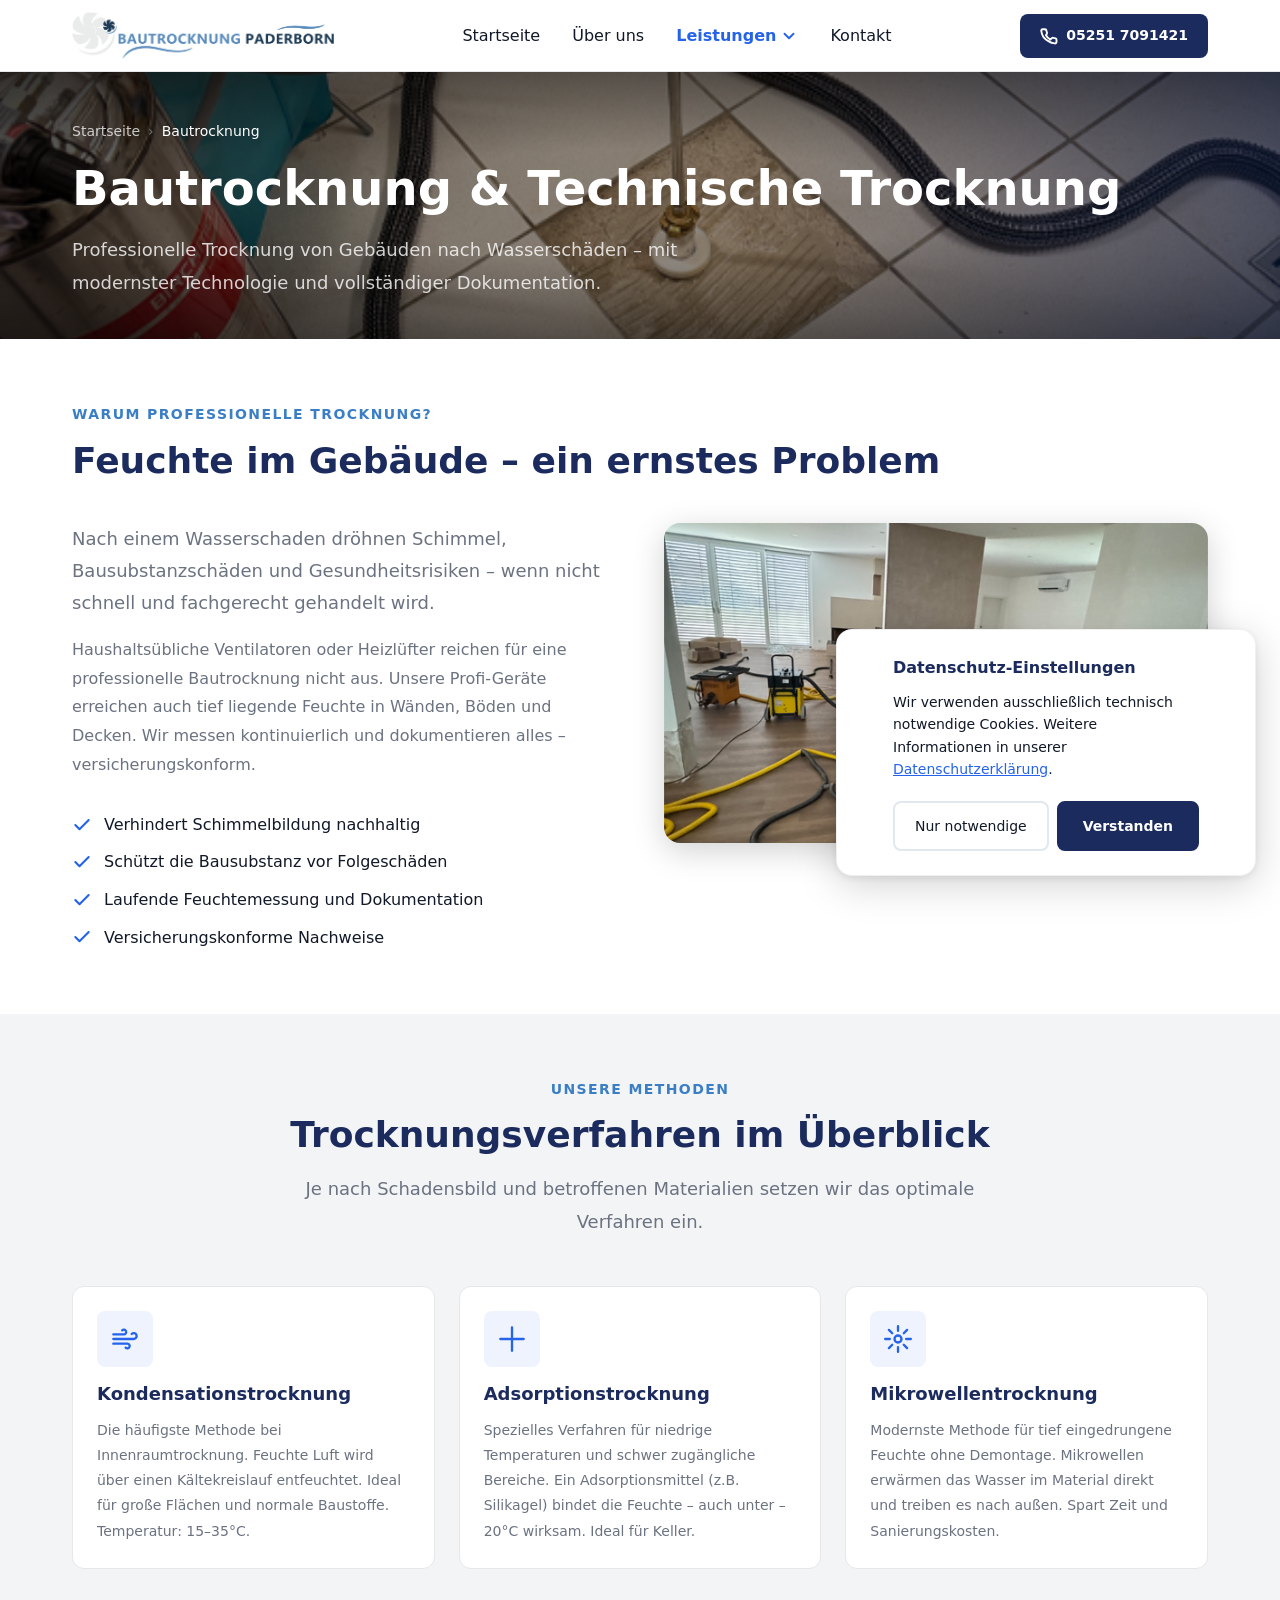
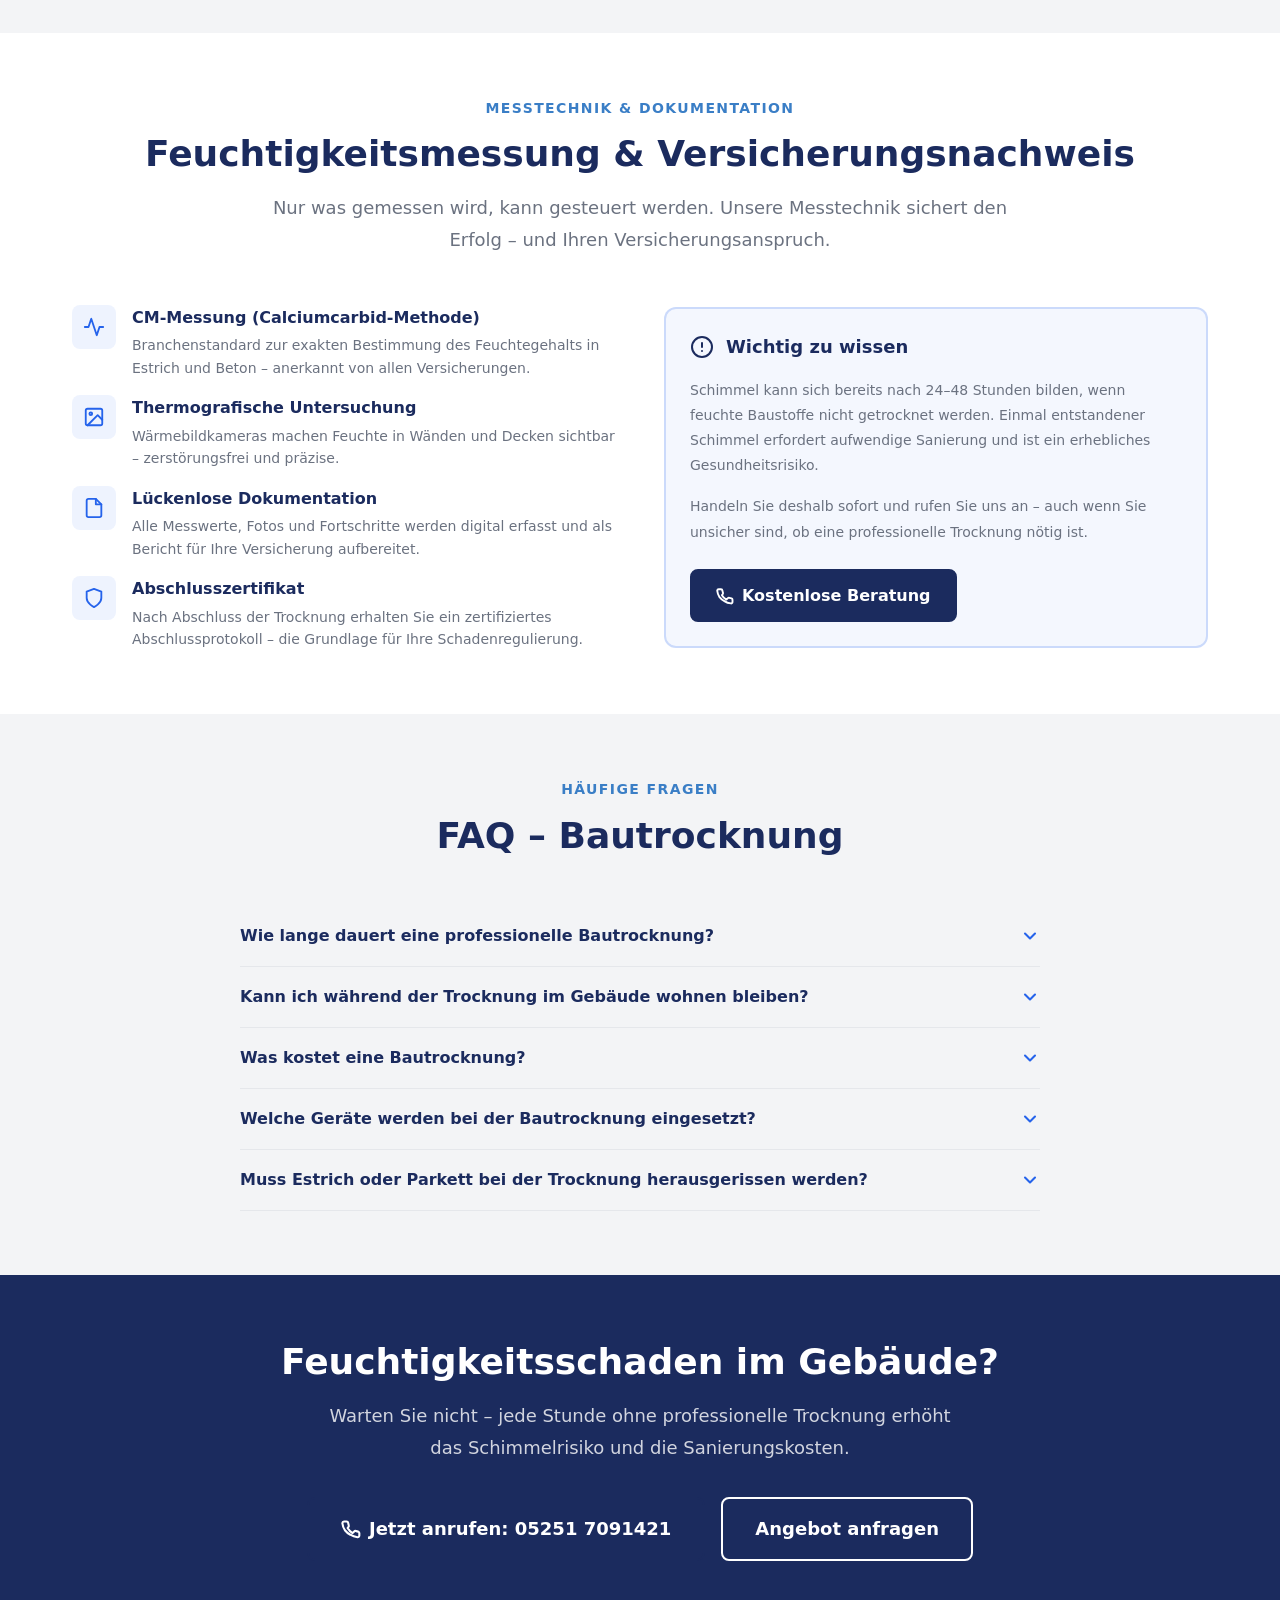
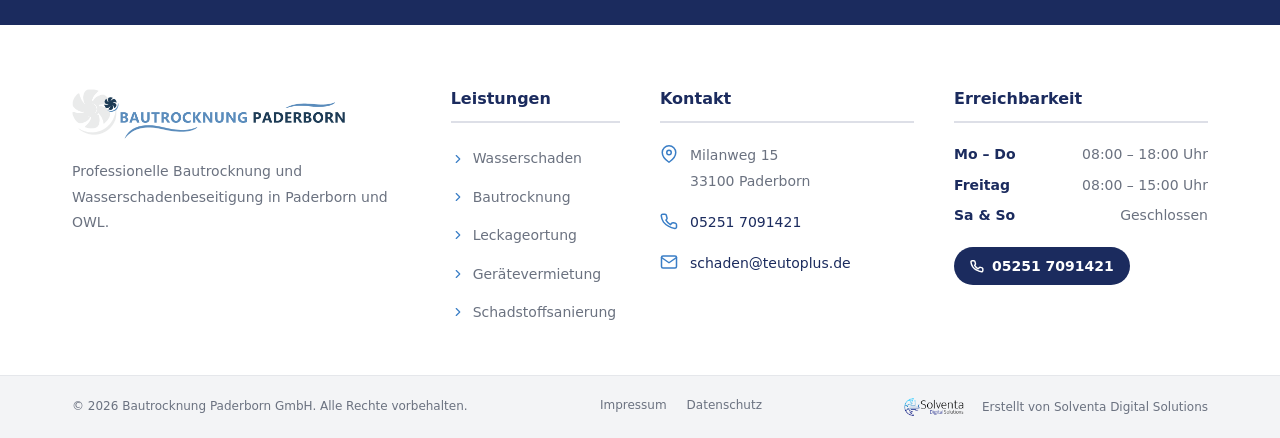
<file: bautrocknung.html>
<!DOCTYPE html>
<html lang="de">
<head>
  <meta charset="UTF-8">
  <meta name="viewport" content="width=device-width, initial-scale=1.0">
  <meta name="description" content="Professionelle Bautrocknung in Paderborn und OWL. Bautrocknung Paderborn GmbH nutzt modernste Trocknungsger&auml;te und dokumentiert alles f&uuml;r die Versicherung..">
  <meta name="robots" content="index, follow">
  <meta name="theme-color" content="#1B2B5E">
  <title>Bautrocknung &amp; Technische Trocknung | Bautrocknung Paderborn GmbH</title>
  <link rel="stylesheet" href="css/style.css">
  <link rel="icon" type="image/png" href="assets/favicon.png">
  <!-- SEO -->
  <link rel="canonical" href="https://www.bautrocknung-pb.com/bautrocknung">
  <meta property="og:title" content="Bautrocknung &amp; Technische Trocknung | Bautrocknung Paderborn GmbH">
  <meta property="og:description" content="Professionelle Bautrocknung in Paderborn und OWL. Bautrocknung Paderborn GmbH nutzt modernste Trocknungsgeräte und dokumentiert alles für die Versicherung.">
  <meta property="og:type" content="website">
  <meta property="og:url" content="https://www.bautrocknung-pb.com/bautrocknung">
  <meta property="og:locale" content="de_DE">
  <meta property="og:site_name" content="Bautrocknung Paderborn GmbH">
  <meta property="og:image" content="https://www.bautrocknung-pb.com/assets/images/Logo_Bautrocknung.png">
  <meta name="twitter:card" content="summary_large_image">
  <meta name="twitter:title" content="Bautrocknung &amp; Technische Trocknung | Bautrocknung Paderborn GmbH">
  <meta name="twitter:description" content="Professionelle Bautrocknung in Paderborn und OWL. Bautrocknung Paderborn GmbH nutzt modernste Trocknungsgeräte und dokumentiert alles für die Versicherung.">
</head>
<body>
<a href="#main-content" class="skip-link">Zum Inhalt springen</a>

<!-- HEADER -->
<header class="site-header" id="site-header">
  <nav class="navbar" role="navigation" aria-label="Hauptnavigation"><div class="container"><div class="navbar__inner">
    <a href="index.html" class="navbar__logo" aria-label="Startseite"><img src="assets/images/Logo_Bautrocknung.png" alt="Bautrocknung Paderborn GmbH" class="navbar__logo-img"></a>
    <ul class="navbar-nav" role="list">
      <li><a href="index.html" class="nav-link">Startseite</a></li>
      <li><a href="ueber-uns.html" class="nav-link">Über uns</a></li>
      <li class="nav-dropdown">
        <button class="nav-dropdown-toggle" aria-expanded="false" aria-haspopup="true">Leistungen<svg class="dropdown-chevron icon--sm" xmlns="http://www.w3.org/2000/svg" viewBox="0 0 24 24" fill="none" stroke="currentColor" stroke-width="2.5" stroke-linecap="round" stroke-linejoin="round" aria-hidden="true"><polyline points="6 9 12 15 18 9"/></svg></button>
        <ul class="dropdown-menu" role="list">
          <li><a href="wasserschaden.html" class="dropdown-link"><svg xmlns="http://www.w3.org/2000/svg" viewBox="0 0 24 24" fill="none" stroke="currentColor" stroke-width="2" stroke-linecap="round" stroke-linejoin="round" aria-hidden="true"><path d="M12 2.69l5.66 5.66a8 8 0 1 1-11.31 0z"/></svg>Wasserschaden</a></li>
          <li><a href="bautrocknung.html" class="dropdown-link"><svg xmlns="http://www.w3.org/2000/svg" viewBox="0 0 24 24" fill="none" stroke="currentColor" stroke-width="2" stroke-linecap="round" stroke-linejoin="round" aria-hidden="true"><path d="M9.59 4.59A2 2 0 1 1 11 8H2m10.59 11.41A2 2 0 1 0 14 16H2m15.73-8.27A2.5 2.5 0 1 1 19.5 12H2"/></svg>Bautrocknung</a></li>
          <li><a href="leckageortung.html" class="dropdown-link"><svg xmlns="http://www.w3.org/2000/svg" viewBox="0 0 24 24" fill="none" stroke="currentColor" stroke-width="2" stroke-linecap="round" stroke-linejoin="round" aria-hidden="true"><circle cx="11" cy="11" r="8"/><line x1="21" y1="21" x2="16.65" y2="16.65"/></svg>Leckageortung</a></li>
          <li><a href="vermietung.html" class="dropdown-link"><svg xmlns="http://www.w3.org/2000/svg" viewBox="0 0 24 24" fill="none" stroke="currentColor" stroke-width="2" stroke-linecap="round" stroke-linejoin="round" aria-hidden="true"><rect x="1" y="3" width="15" height="13" rx="1"/><polygon points="16 8 20 8 23 11 23 16 16 16 16 8"/><circle cx="5.5" cy="18.5" r="2.5"/><circle cx="18.5" cy="18.5" r="2.5"/></svg>Ger&auml;tevermietung</a></li>
          <li><a href="schadstoffsanierung.html" class="dropdown-link"><svg xmlns="http://www.w3.org/2000/svg" viewBox="0 0 24 24" fill="none" stroke="currentColor" stroke-width="2" stroke-linecap="round" stroke-linejoin="round" aria-hidden="true"><path d="M10.29 3.86L1.82 18a2 2 0 0 0 1.71 3h16.94a2 2 0 0 0 1.71-3L13.71 3.86a2 2 0 0 0-3.42 0z"/><line x1="12" y1="9" x2="12" y2="13"/><line x1="12" y1="17" x2="12.01" y2="17"/></svg>Schadstoffsanierung</a></li>
        </ul>
      </li>
      <li><a href="kontakt.html" class="nav-link">Kontakt</a></li>
    </ul>
    <a href="tel:+4952517091421" class="nav-emergency"><svg xmlns="http://www.w3.org/2000/svg" viewBox="0 0 24 24" fill="none" stroke="currentColor" stroke-width="2.5" stroke-linecap="round" stroke-linejoin="round" aria-hidden="true"><path d="M22 16.92v3a2 2 0 0 1-2.18 2 19.79 19.79 0 0 1-8.63-3.07A19.5 19.5 0 0 1 4.69 13.5a19.79 19.79 0 0 1-3.07-8.67A2 2 0 0 1 3.6 3h3a2 2 0 0 1 2 1.72c.127.96.361 1.903.7 2.81a2 2 0 0 1-.45 2.11L7.91 10.91a16 16 0 0 0 5.94 5.94l1.98-1.98a2 2 0 0 1 2.11-.45c.907.339 1.85.573 2.81.7A2 2 0 0 1 22 16.92z"/></svg>05251 7091421</a>
    <button class="hamburger" id="hamburger" aria-expanded="false" aria-controls="mobile-menu" aria-label="Men&uuml; &ouml;ffnen"><span class="hamburger__line" aria-hidden="true"></span><span class="hamburger__line" aria-hidden="true"></span><span class="hamburger__line" aria-hidden="true"></span></button>
  </div></div></nav>
  <div class="mobile-menu" id="mobile-menu" role="navigation" aria-label="Mobile Navigation"><div class="mobile-menu__inner"><ul role="list">
    <li><a href="index.html" class="mobile-nav-link"><svg xmlns="http://www.w3.org/2000/svg" viewBox="0 0 24 24" fill="none" stroke="currentColor" stroke-width="2" stroke-linecap="round" stroke-linejoin="round" width="20" height="20" aria-hidden="true"><path d="M3 9l9-7 9 7v11a2 2 0 0 1-2 2H5a2 2 0 0 1-2-2z"/><polyline points="9 22 9 12 15 12 15 22"/></svg>Startseite</a></li>
    <li><a href="ueber-uns.html" class="mobile-nav-link"><svg xmlns="http://www.w3.org/2000/svg" viewBox="0 0 24 24" fill="none" stroke="currentColor" stroke-width="2" stroke-linecap="round" stroke-linejoin="round" width="20" height="20" aria-hidden="true"><path d="M17 21v-2a4 4 0 0 0-4-4H5a4 4 0 0 0-4 4v2"/><circle cx="9" cy="7" r="4"/><path d="M23 21v-2a4 4 0 0 0-3-3.87"/><path d="M16 3.13a4 4 0 0 1 0 7.75"/></svg>Über uns</a></li>
    <li><span class="mobile-dropdown-label">Leistungen</span></li>
    <li><a href="wasserschaden.html" class="mobile-sub-link"><svg xmlns="http://www.w3.org/2000/svg" viewBox="0 0 24 24" fill="none" stroke="currentColor" stroke-width="2" stroke-linecap="round" stroke-linejoin="round" aria-hidden="true"><path d="M12 2.69l5.66 5.66a8 8 0 1 1-11.31 0z"/></svg>Wasserschaden</a></li>
    <li><a href="bautrocknung.html" class="mobile-sub-link"><svg xmlns="http://www.w3.org/2000/svg" viewBox="0 0 24 24" fill="none" stroke="currentColor" stroke-width="2" stroke-linecap="round" stroke-linejoin="round" aria-hidden="true"><path d="M9.59 4.59A2 2 0 1 1 11 8H2m10.59 11.41A2 2 0 1 0 14 16H2m15.73-8.27A2.5 2.5 0 1 1 19.5 12H2"/></svg>Bautrocknung</a></li>
    <li><a href="leckageortung.html" class="mobile-sub-link"><svg xmlns="http://www.w3.org/2000/svg" viewBox="0 0 24 24" fill="none" stroke="currentColor" stroke-width="2" stroke-linecap="round" stroke-linejoin="round" aria-hidden="true"><circle cx="11" cy="11" r="8"/><line x1="21" y1="21" x2="16.65" y2="16.65"/></svg>Leckageortung</a></li>
    <li><a href="vermietung.html" class="mobile-sub-link"><svg xmlns="http://www.w3.org/2000/svg" viewBox="0 0 24 24" fill="none" stroke="currentColor" stroke-width="2" stroke-linecap="round" stroke-linejoin="round" aria-hidden="true"><rect x="1" y="3" width="15" height="13" rx="1"/><polygon points="16 8 20 8 23 11 23 16 16 16 16 8"/><circle cx="5.5" cy="18.5" r="2.5"/><circle cx="18.5" cy="18.5" r="2.5"/></svg>Ger&auml;tevermietung</a></li>
    <li><a href="schadstoffsanierung.html" class="mobile-sub-link"><svg xmlns="http://www.w3.org/2000/svg" viewBox="0 0 24 24" fill="none" stroke="currentColor" stroke-width="2" stroke-linecap="round" stroke-linejoin="round" aria-hidden="true"><path d="M10.29 3.86L1.82 18a2 2 0 0 0 1.71 3h16.94a2 2 0 0 0 1.71-3L13.71 3.86a2 2 0 0 0-3.42 0z"/><line x1="12" y1="9" x2="12" y2="13"/><line x1="12" y1="17" x2="12.01" y2="17"/></svg>Schadstoffsanierung</a></li>
    <li><a href="kontakt.html" class="mobile-nav-link"><svg xmlns="http://www.w3.org/2000/svg" viewBox="0 0 24 24" fill="none" stroke="currentColor" stroke-width="2" stroke-linecap="round" stroke-linejoin="round" width="20" height="20" aria-hidden="true"><path d="M21 15a2 2 0 0 1-2 2H7l-4 4V5a2 2 0 0 1 2-2h14a2 2 0 0 1 2 2z"/></svg>Kontakt</a></li>
  </ul><a href="tel:+4952517091421" class="mobile-menu__emergency"><svg xmlns="http://www.w3.org/2000/svg" viewBox="0 0 24 24" fill="none" stroke="currentColor" stroke-width="2.5" stroke-linecap="round" stroke-linejoin="round" width="24" height="24" aria-hidden="true"><path d="M22 16.92v3a2 2 0 0 1-2.18 2 19.79 19.79 0 0 1-8.63-3.07A19.5 19.5 0 0 1 4.69 13.5a19.79 19.79 0 0 1-3.07-8.67A2 2 0 0 1 3.6 3h3a2 2 0 0 1 2 1.72c.127.96.361 1.903.7 2.81a2 2 0 0 1-.45 2.11L7.91 10.91a16 16 0 0 0 5.94 5.94l1.98-1.98a2 2 0 0 1 2.11-.45c.907.339 1.85.573 2.81.7A2 2 0 0 1 22 16.92z"/></svg>05251 7091421</a></div></div>
</header>


<main id="main-content">

  <!-- Inner Hero -->
  <section class="hero-inner hero-inner--bautrocknung" aria-labelledby="page-title">
    <div class="container"><div class="hero-inner__content">
      <nav class="breadcrumb" aria-label="Brotkrumennavigation">
        <span class="breadcrumb__item"><a href="index.html">Startseite</a></span>
        <span class="breadcrumb__separator" aria-hidden="true">›</span>
        <span class="breadcrumb__item--active" aria-current="page">Bautrocknung</span>
      </nav>
      <h1 class="hero-inner__title" id="page-title">Bautrocknung &amp; Technische Trocknung</h1>
      <p class="hero-inner__lead">Professionelle Trocknung von Geb&auml;uden nach Wassersch&auml;den &ndash; mit modernster Technologie und vollst&auml;ndiger Dokumentation.</p>
    </div></div>
  </section>

  <!-- Intro -->
  <section class="section" aria-labelledby="intro-heading">
    <div class="container">
      <div style="margin-bottom:var(--space-10);">
        <span class="section-label">Warum professionelle Trocknung?</span>
        <h2 id="intro-heading">Feuchte im Geb&auml;ude &ndash; ein ernstes Problem</h2>
      </div>
      <div class="grid--2" style="align-items:start; gap:var(--space-12);">
        <div>
          <p class="lead">Nach einem Wasserschaden dr&ouml;hnen Schimmel, Bausubstanzsch&auml;den und Gesundheitsrisiken &ndash; wenn nicht schnell und fachgerecht gehandelt wird.</p>
          <p class="mt-4" style="color:var(--color-gray);">Haushalts&uuml;bliche Ventilatoren oder Heizl&uuml;fter reichen f&uuml;r eine professionelle Bautrocknung nicht aus. Unsere Profi-Ger&auml;te erreichen auch tief liegende Feuchte in W&auml;nden, B&ouml;den und Decken. Wir messen kontinuierlich und dokumentieren alles &ndash; versicherungskonform.</p>
          <ul class="icon-list mt-8" role="list">
            <li class="icon-list__item"><svg xmlns="http://www.w3.org/2000/svg" viewBox="0 0 24 24" fill="none" stroke="currentColor" stroke-width="2.5" stroke-linecap="round" stroke-linejoin="round" width="20" height="20" aria-hidden="true"><polyline points="20 6 9 17 4 12"/></svg>Verhindert Schimmelbildung nachhaltig</li>
            <li class="icon-list__item"><svg xmlns="http://www.w3.org/2000/svg" viewBox="0 0 24 24" fill="none" stroke="currentColor" stroke-width="2.5" stroke-linecap="round" stroke-linejoin="round" width="20" height="20" aria-hidden="true"><polyline points="20 6 9 17 4 12"/></svg>Sch&uuml;tzt die Bausubstanz vor Folgesch&auml;den</li>
            <li class="icon-list__item"><svg xmlns="http://www.w3.org/2000/svg" viewBox="0 0 24 24" fill="none" stroke="currentColor" stroke-width="2.5" stroke-linecap="round" stroke-linejoin="round" width="20" height="20" aria-hidden="true"><polyline points="20 6 9 17 4 12"/></svg>Laufende Feuchtemessung und Dokumentation</li>
            <li class="icon-list__item"><svg xmlns="http://www.w3.org/2000/svg" viewBox="0 0 24 24" fill="none" stroke="currentColor" stroke-width="2.5" stroke-linecap="round" stroke-linejoin="round" width="20" height="20" aria-hidden="true"><polyline points="20 6 9 17 4 12"/></svg>Versicherungskonforme Nachweise</li>
          </ul>
        </div>
        <div class="img-placeholder" role="img" aria-label="Bautrockner im Einsatz" style="min-height:320px;background:url('assets/images/Bautrocknung2.png') center/cover no-repeat;"></div>
      </div>
    </div>
  </section>

  <!-- Drying Methods -->
  <section class="section section--gray" aria-labelledby="methods-heading">
    <div class="container">
      <div class="section-header text-center">
        <span class="section-label">Unsere Methoden</span>
        <h2 id="methods-heading">Trocknungsverfahren im &Uuml;berblick</h2>
        <p class="lead mt-4">Je nach Schadensbild und betroffenen Materialien setzen wir das optimale Verfahren ein.</p>
      </div>
      <div class="grid--3">
        <div class="method-card">
          <div class="method-card__icon"><svg xmlns="http://www.w3.org/2000/svg" viewBox="0 0 24 24" fill="none" stroke="currentColor" stroke-width="2" stroke-linecap="round" stroke-linejoin="round" width="28" height="28" aria-hidden="true"><path d="M9.59 4.59A2 2 0 1 1 11 8H2m10.59 11.41A2 2 0 1 0 14 16H2m15.73-8.27A2.5 2.5 0 1 1 19.5 12H2"/></svg></div>
          <h3 class="method-card__title">Kondensationstrocknung</h3>
          <p class="method-card__desc">Die h&auml;ufigste Methode bei Innenraumtrocknung. Feuchte Luft wird &uuml;ber einen K&auml;ltekreislauf entfeuchtet. Ideal f&uuml;r gro&szlig;e Fl&auml;chen und normale Baustoffe. Temperatur: 15&ndash;35&deg;C.</p>
        </div>
        <div class="method-card">
          <div class="method-card__icon"><svg xmlns="http://www.w3.org/2000/svg" viewBox="0 0 24 24" fill="none" stroke="currentColor" stroke-width="2" stroke-linecap="round" stroke-linejoin="round" width="28" height="28" aria-hidden="true"><path d="M12 2v20M2 12h20"/></svg></div>
          <h3 class="method-card__title">Adsorptionstrocknung</h3>
          <p class="method-card__desc">Spezielles Verfahren f&uuml;r niedrige Temperaturen und schwer zug&auml;ngliche Bereiche. Ein Adsorptionsmittel (z.B. Silikagel) bindet die Feuchte &ndash; auch unter &ndash;20&deg;C wirksam. Ideal f&uuml;r Keller.</p>
        </div>
        <div class="method-card">
          <div class="method-card__icon"><svg xmlns="http://www.w3.org/2000/svg" viewBox="0 0 24 24" fill="none" stroke="currentColor" stroke-width="2" stroke-linecap="round" stroke-linejoin="round" width="28" height="28" aria-hidden="true"><circle cx="12" cy="12" r="3"/><path d="M12 1v4M12 19v4M4.22 4.22l2.83 2.83M16.95 16.95l2.83 2.83M1 12h4M19 12h4M4.22 19.78l2.83-2.83M16.95 7.05l2.83-2.83"/></svg></div>
          <h3 class="method-card__title">Mikrowellentrocknung</h3>
          <p class="method-card__desc">Modernste Methode f&uuml;r tief eingedrungene Feuchte ohne Demontage. Mikrowellen erw&auml;rmen das Wasser im Material direkt und treiben es nach au&szlig;en. Spart Zeit und Sanierungskosten.</p>
        </div>
      </div>
    </div>
  </section>

  <!-- Measurement & Documentation -->
  <section class="section" aria-labelledby="measure-heading">
    <div class="container">
      <div class="section-header text-center">
        <span class="section-label">Messtechnik &amp; Dokumentation</span>
        <h2 id="measure-heading">Feuchtigkeitsmessung &amp; Versicherungsnachweis</h2>
        <p class="lead mt-4">Nur was gemessen wird, kann gesteuert werden. Unsere Messtechnik sichert den Erfolg &ndash; und Ihren Versicherungsanspruch.</p>
      </div>
      <div class="grid--2" style="align-items:center; gap:var(--space-12);">
        <div>
          <ul class="usp-list" role="list">
            <li class="usp-item">
              <div class="usp-item__icon"><svg xmlns="http://www.w3.org/2000/svg" viewBox="0 0 24 24" fill="none" stroke="currentColor" stroke-width="2" stroke-linecap="round" stroke-linejoin="round" width="22" height="22" aria-hidden="true"><polyline points="22 12 18 12 15 21 9 3 6 12 2 12"/></svg></div>
              <div><div class="usp-item__title">CM-Messung (Calciumcarbid-Methode)</div><div class="usp-item__desc">Branchenstandard zur exakten Bestimmung des Feuchtegehalts in Estrich und Beton &ndash; anerkannt von allen Versicherungen.</div></div>
            </li>
            <li class="usp-item">
              <div class="usp-item__icon"><svg xmlns="http://www.w3.org/2000/svg" viewBox="0 0 24 24" fill="none" stroke="currentColor" stroke-width="2" stroke-linecap="round" stroke-linejoin="round" width="22" height="22" aria-hidden="true"><rect x="3" y="3" width="18" height="18" rx="2"/><circle cx="8.5" cy="8.5" r="1.5"/><polyline points="21 15 16 10 5 21"/></svg></div>
              <div><div class="usp-item__title">Thermografische Untersuchung</div><div class="usp-item__desc">W&auml;rmebildkameras machen Feuchte in W&auml;nden und Decken sichtbar &ndash; zerst&ouml;rungsfrei und pr&auml;zise.</div></div>
            </li>
            <li class="usp-item">
              <div class="usp-item__icon"><svg xmlns="http://www.w3.org/2000/svg" viewBox="0 0 24 24" fill="none" stroke="currentColor" stroke-width="2" stroke-linecap="round" stroke-linejoin="round" width="22" height="22" aria-hidden="true"><path d="M14 2H6a2 2 0 0 0-2 2v16a2 2 0 0 0 2 2h12a2 2 0 0 0 2-2V8z"/><polyline points="14 2 14 8 20 8"/></svg></div>
              <div><div class="usp-item__title">L&uuml;ckenlose Dokumentation</div><div class="usp-item__desc">Alle Messwerte, Fotos und Fortschritte werden digital erfasst und als Bericht f&uuml;r Ihre Versicherung aufbereitet.</div></div>
            </li>
            <li class="usp-item">
              <div class="usp-item__icon"><svg xmlns="http://www.w3.org/2000/svg" viewBox="0 0 24 24" fill="none" stroke="currentColor" stroke-width="2" stroke-linecap="round" stroke-linejoin="round" width="22" height="22" aria-hidden="true"><path d="M12 22s8-4 8-10V5l-8-3-8 3v7c0 6 8 10 8 10z"/></svg></div>
              <div><div class="usp-item__title">Abschlusszertifikat</div><div class="usp-item__desc">Nach Abschluss der Trocknung erhalten Sie ein zertifiziertes Abschlussprotokoll &ndash; die Grundlage f&uuml;r Ihre Schadenregulierung.</div></div>
            </li>
          </ul>
        </div>
        <div class="highlight-box highlight-box--blue">
          <div class="highlight-box__title" style="color:var(--color-primary);"><svg xmlns="http://www.w3.org/2000/svg" viewBox="0 0 24 24" fill="none" stroke="currentColor" stroke-width="2" stroke-linecap="round" stroke-linejoin="round" width="24" height="24" aria-hidden="true"><circle cx="12" cy="12" r="10"/><line x1="12" y1="8" x2="12" y2="12"/><line x1="12" y1="16" x2="12.01" y2="16"/></svg>Wichtig zu wissen</div>
          <p style="color:var(--color-gray);font-size:var(--font-size-sm);line-height:var(--line-height-loose);">Schimmel kann sich bereits nach 24&ndash;48 Stunden bilden, wenn feuchte Baustoffe nicht getrocknet werden. Einmal entstandener Schimmel erfordert aufwendige Sanierung und ist ein erhebliches Gesundheitsrisiko.</p>
          <p style="color:var(--color-gray);font-size:var(--font-size-sm);line-height:var(--line-height-loose);margin-top:var(--space-4);">Handeln Sie deshalb sofort und rufen Sie uns an &ndash; auch wenn Sie unsicher sind, ob eine professionelle Trocknung n&ouml;tig ist.</p>
          <a href="tel:+4952517091421" class="btn btn--danger mt-6" style="display:inline-flex;"><svg xmlns="http://www.w3.org/2000/svg" viewBox="0 0 24 24" fill="none" stroke="currentColor" stroke-width="2.5" stroke-linecap="round" stroke-linejoin="round" width="18" height="18" aria-hidden="true"><path d="M22 16.92v3a2 2 0 0 1-2.18 2 19.79 19.79 0 0 1-8.63-3.07A19.5 19.5 0 0 1 4.69 13.5a19.79 19.79 0 0 1-3.07-8.67A2 2 0 0 1 3.6 3h3a2 2 0 0 1 2 1.72c.127.96.361 1.903.7 2.81a2 2 0 0 1-.45 2.11L7.91 10.91a16 16 0 0 0 5.94 5.94l1.98-1.98a2 2 0 0 1 2.11-.45c.907.339 1.85.573 2.81.7A2 2 0 0 1 22 16.92z"/></svg>Kostenlose Beratung</a>
        </div>
      </div>
    </div>
  </section>

  <!-- FAQ -->
  <section class="section section--gray" aria-labelledby="faq-heading">
    <div class="container">
      <div class="section-header text-center"><span class="section-label">H&auml;ufige Fragen</span><h2 id="faq-heading">FAQ &ndash; Bautrocknung</h2></div>
      <dl class="faq-list" role="list">
        <div class="faq-item" role="listitem"><details>
          <summary class="faq-question">Wie lange dauert eine professionelle Bautrocknung?<svg class="faq-chevron" xmlns="http://www.w3.org/2000/svg" viewBox="0 0 24 24" fill="none" stroke="currentColor" stroke-width="2.5" stroke-linecap="round" stroke-linejoin="round" aria-hidden="true"><polyline points="6 9 12 15 18 9"/></svg></summary>
          <div class="faq-answer">Die Dauer h&auml;ngt von Ausma&szlig; des Schadens, den betroffenen Materialien und den Umgebungsbedingungen ab. Typischerweise dauert eine professionelle Trocknung 1&ndash;6 Wochen. Wir messen regelm&auml;&szlig;ig und informieren Sie &uuml;ber den Fortschritt.</div>
        </details></div>
        <div class="faq-item" role="listitem"><details>
          <summary class="faq-question">Kann ich w&auml;hrend der Trocknung im Geb&auml;ude wohnen bleiben?<svg class="faq-chevron" xmlns="http://www.w3.org/2000/svg" viewBox="0 0 24 24" fill="none" stroke="currentColor" stroke-width="2.5" stroke-linecap="round" stroke-linejoin="round" aria-hidden="true"><polyline points="6 9 12 15 18 9"/></svg></summary>
          <div class="faq-answer">Bei kleineren Sch&auml;den ist ein Verbleib meist m&ouml;glich. Die Trocknungsger&auml;te erzeugen etwas L&auml;rm und ver&auml;ndern das Raumklima. Bei gr&ouml;&szlig;eren Sch&auml;den empfehlen wir eine vor&uuml;bergehende Umsiedlung &ndash; wir beraten Sie individuell.</div>
        </details></div>
        <div class="faq-item" role="listitem"><details>
          <summary class="faq-question">Was kostet eine Bautrocknung?<svg class="faq-chevron" xmlns="http://www.w3.org/2000/svg" viewBox="0 0 24 24" fill="none" stroke="currentColor" stroke-width="2.5" stroke-linecap="round" stroke-linejoin="round" aria-hidden="true"><polyline points="6 9 12 15 18 9"/></svg></summary>
          <div class="faq-answer">Die Kosten richten sich nach Schadensgr&ouml;&szlig;e, Trocknungsmethode und -dauer. In den meisten F&auml;llen &uuml;bernimmt die Geb&auml;udeversicherung die Kosten. Wir erstellen Ihnen gerne ein kostenloses Angebot nach einer Vor-Ort-Begutachtung.</div>
        </details></div>
        <div class="faq-item" role="listitem"><details>
          <summary class="faq-question">Welche Ger&auml;te werden bei der Bautrocknung eingesetzt?<svg class="faq-chevron" xmlns="http://www.w3.org/2000/svg" viewBox="0 0 24 24" fill="none" stroke="currentColor" stroke-width="2.5" stroke-linecap="round" stroke-linejoin="round" aria-hidden="true"><polyline points="6 9 12 15 18 9"/></svg></summary>
          <div class="faq-answer">Je nach Verfahren setzen wir Kondensationstrockner, Adsorptionstrockner, Bel&uuml;ftungsgebläse und W&auml;rmeerzeuger ein. Die Auswahl der Ger&auml;te erfolgt nach den Ergebnissen der Eingangsdiagnostik. Alle Ger&auml;te sind professionelle Industrieger&auml;te weit &uuml;ber haushalts&uuml;blichen Standards.</div>
        </details></div>
        <div class="faq-item" role="listitem"><details>
          <summary class="faq-question">Muss Estrich oder Parkett bei der Trocknung herausgerissen werden?<svg class="faq-chevron" xmlns="http://www.w3.org/2000/svg" viewBox="0 0 24 24" fill="none" stroke="currentColor" stroke-width="2.5" stroke-linecap="round" stroke-linejoin="round" aria-hidden="true"><polyline points="6 9 12 15 18 9"/></svg></summary>
          <div class="faq-answer">Nicht immer. Moderne Injektionstrocknung erm&ouml;glicht es, Feuchtigkeit unter Estrich zu trocknen ohne diesen vollst&auml;ndig zu entfernen. Wir bewerten individuell, welche Methode am wirtschaftlichsten ist &ndash; mit Blick auf Ihre Versicherungsleistungen.</div>
        </details></div>
      </dl>
    </div>
  </section>

  <!-- CTA Band -->
  <section class="cta-band" aria-labelledby="cta-bt-heading">
    <div class="container">
      <h2 class="cta-band__title" id="cta-bt-heading">Feuchtigkeitsschaden im Geb&auml;ude?</h2>
      <p class="cta-band__sub">Warten Sie nicht &ndash; jede Stunde ohne professionelle Trocknung erh&ouml;ht das Schimmelrisiko und die Sanierungskosten.</p>
      <div class="cta-band__actions">
        <a href="tel:+4952517091421" class="btn btn--danger btn--lg"><svg xmlns="http://www.w3.org/2000/svg" viewBox="0 0 24 24" fill="none" stroke="currentColor" stroke-width="2.5" stroke-linecap="round" stroke-linejoin="round" width="20" height="20" aria-hidden="true"><path d="M22 16.92v3a2 2 0 0 1-2.18 2 19.79 19.79 0 0 1-8.63-3.07A19.5 19.5 0 0 1 4.69 13.5a19.79 19.79 0 0 1-3.07-8.67A2 2 0 0 1 3.6 3h3a2 2 0 0 1 2 1.72c.127.96.361 1.903.7 2.81a2 2 0 0 1-.45 2.11L7.91 10.91a16 16 0 0 0 5.94 5.94l1.98-1.98a2 2 0 0 1 2.11-.45c.907.339 1.85.573 2.81.7A2 2 0 0 1 22 16.92z"/></svg>Jetzt anrufen: 05251 7091421</a>
        <a href="kontakt.html?leistung=bautrocknung" class="btn btn--outline--white btn--lg">Angebot anfragen</a>
      </div>
    </div>
  </section>

</main>


<!-- FOOTER -->
<footer class="site-footer" role="contentinfo">
  <div class="footer-main"><div class="container"><div class="footer-grid">
    <div class="footer-col"><a href="index.html" class="footer-logo"><img src="assets/images/Logo_Bautrocknung.png" alt="Bautrocknung Paderborn GmbH" class="footer-logo__img"></a><p class="footer-tagline">Professionelle Bautrocknung und Wasserschadenbeseitigung in Paderborn und OWL.</p></div>
    <div class="footer-col"><h3 class="footer-col__title">Leistungen</h3><ul class="footer-nav-list" role="list"><li><a href="wasserschaden.html" class="footer-nav-link"><svg xmlns="http://www.w3.org/2000/svg" viewBox="0 0 24 24" fill="none" stroke="currentColor" stroke-width="2" stroke-linecap="round" stroke-linejoin="round" aria-hidden="true"><polyline points="9 18 15 12 9 6"/></svg>Wasserschaden</a></li><li><a href="bautrocknung.html" class="footer-nav-link"><svg xmlns="http://www.w3.org/2000/svg" viewBox="0 0 24 24" fill="none" stroke="currentColor" stroke-width="2" stroke-linecap="round" stroke-linejoin="round" aria-hidden="true"><polyline points="9 18 15 12 9 6"/></svg>Bautrocknung</a></li><li><a href="leckageortung.html" class="footer-nav-link"><svg xmlns="http://www.w3.org/2000/svg" viewBox="0 0 24 24" fill="none" stroke="currentColor" stroke-width="2" stroke-linecap="round" stroke-linejoin="round" aria-hidden="true"><polyline points="9 18 15 12 9 6"/></svg>Leckageortung</a></li><li><a href="vermietung.html" class="footer-nav-link"><svg xmlns="http://www.w3.org/2000/svg" viewBox="0 0 24 24" fill="none" stroke="currentColor" stroke-width="2" stroke-linecap="round" stroke-linejoin="round" aria-hidden="true"><polyline points="9 18 15 12 9 6"/></svg>Ger&auml;tevermietung</a></li><li><a href="schadstoffsanierung.html" class="footer-nav-link"><svg xmlns="http://www.w3.org/2000/svg" viewBox="0 0 24 24" fill="none" stroke="currentColor" stroke-width="2" stroke-linecap="round" stroke-linejoin="round" aria-hidden="true"><polyline points="9 18 15 12 9 6"/></svg>Schadstoffsanierung</a></li></ul></div>
    <div class="footer-col"><h3 class="footer-col__title">Kontakt</h3><ul class="footer-contact-list" role="list"><li class="footer-contact-item"><svg xmlns="http://www.w3.org/2000/svg" viewBox="0 0 24 24" fill="none" stroke="currentColor" stroke-width="2" stroke-linecap="round" stroke-linejoin="round" aria-hidden="true"><path d="M21 10c0 7-9 13-9 13s-9-6-9-13a9 9 0 0 1 18 0z"/><circle cx="12" cy="10" r="3"/></svg><span>Milanweg 15<br>33100 Paderborn</span></li><li class="footer-contact-item"><svg xmlns="http://www.w3.org/2000/svg" viewBox="0 0 24 24" fill="none" stroke="currentColor" stroke-width="2" stroke-linecap="round" stroke-linejoin="round" aria-hidden="true"><path d="M22 16.92v3a2 2 0 0 1-2.18 2 19.79 19.79 0 0 1-8.63-3.07A19.5 19.5 0 0 1 4.69 13.5a19.79 19.79 0 0 1-3.07-8.67A2 2 0 0 1 3.6 3h3a2 2 0 0 1 2 1.72c.127.96.361 1.903.7 2.81a2 2 0 0 1-.45 2.11L7.91 10.91a16 16 0 0 0 5.94 5.94l1.98-1.98a2 2 0 0 1 2.11-.45c.907.339 1.85.573 2.81.7A2 2 0 0 1 22 16.92z"/></svg><a href="tel:+4952517091421">05251 7091421</a></li><li class="footer-contact-item"><svg xmlns="http://www.w3.org/2000/svg" viewBox="0 0 24 24" fill="none" stroke="currentColor" stroke-width="2" stroke-linecap="round" stroke-linejoin="round" aria-hidden="true"><path d="M4 4h16c1.1 0 2 .9 2 2v12c0 1.1-.9 2-2 2H4c-1.1 0-2-.9-2-2V6c0-1.1.9-2 2-2z"/><polyline points="22,6 12,13 2,6"/></svg><a href="mailto:schaden@teutoplus.de">schaden@teutoplus.de</a></li></ul></div>
    <div class="footer-col"><h3 class="footer-col__title">Erreichbarkeit</h3><div class="footer-hours"><div class="footer-hours-row"><span><strong>Mo &ndash; Do</strong></span><span>08:00 &ndash; 18:00 Uhr</span></div><div class="footer-hours-row"><span><strong>Freitag</strong></span><span>08:00 &ndash; 15:00 Uhr</span></div><div class="footer-hours-row"><span><strong>Sa &amp; So</strong></span><span>Geschlossen</span></div></div><div class="footer-badge-24" style="margin-top:var(--space-5);"><svg xmlns="http://www.w3.org/2000/svg" viewBox="0 0 24 24" fill="none" stroke="currentColor" stroke-width="2.5" stroke-linecap="round" stroke-linejoin="round" width="14" height="14" aria-hidden="true"><path d="M22 16.92v3a2 2 0 0 1-2.18 2 19.79 19.79 0 0 1-8.63-3.07A19.5 19.5 0 0 1 4.69 13.5a19.79 19.79 0 0 1-3.07-8.67A2 2 0 0 1 3.6 3h3a2 2 0 0 1 2 1.72c.127.96.361 1.903.7 2.81a2 2 0 0 1-.45 2.11L7.91 10.91a16 16 0 0 0 5.94 5.94l1.98-1.98a2 2 0 0 1 2.11-.45c.907.339 1.85.573 2.81.7A2 2 0 0 1 22 16.92z"/></svg><a href="tel:+4952517091421" style="color:inherit;text-decoration:none;">05251 7091421</a></div></div>
  </div></div></div>
  <div class="footer-bottom"><div class="container"><div class="footer-bottom__inner"><p class="footer-bottom__copy">&copy; <span id="footer-year"></span> Bautrocknung Paderborn GmbH. Alle Rechte vorbehalten.</p><nav class="footer-bottom__links" aria-label="Rechtliche Links"><a href="impressum.html" class="footer-bottom__link">Impressum</a><a href="datenschutz.html" class="footer-bottom__link">Datenschutz</a></nav><div class="footer-bottom__credit"><a href="https://www.solventa-digital.de" target="_blank" rel="noopener noreferrer"><img src="assets/images/solventa_logo_klein.png" alt="Solventa Digital Solutions"><span>Erstellt von Solventa Digital Solutions</span></a></div></div></div></div>
</footer>

<div class="cookie-banner" id="cookie-banner" hidden role="dialog" aria-labelledby="cookie-title" aria-describedby="cookie-desc"><div class="container"><div class="cookie-banner__inner"><div class="cookie-banner__text"><p class="cookie-banner__title" id="cookie-title">Datenschutz-Einstellungen</p><p class="cookie-banner__desc" id="cookie-desc">Wir verwenden ausschlie&szlig;lich technisch notwendige Cookies. Weitere Informationen in unserer <a href="datenschutz.html">Datenschutzerkl&auml;rung</a>.</p></div><div class="cookie-banner__actions"><button class="cookie-banner__btn-decline" id="cookie-decline" type="button">Nur notwendige</button><button class="cookie-banner__btn-accept" id="cookie-accept" type="button">Verstanden</button></div></div></div></div>

<script src="js/main.js"></script>
<script>var y=document.getElementById('footer-year');if(y)y.textContent=new Date().getFullYear();</script>
</body>
</html>
</file>
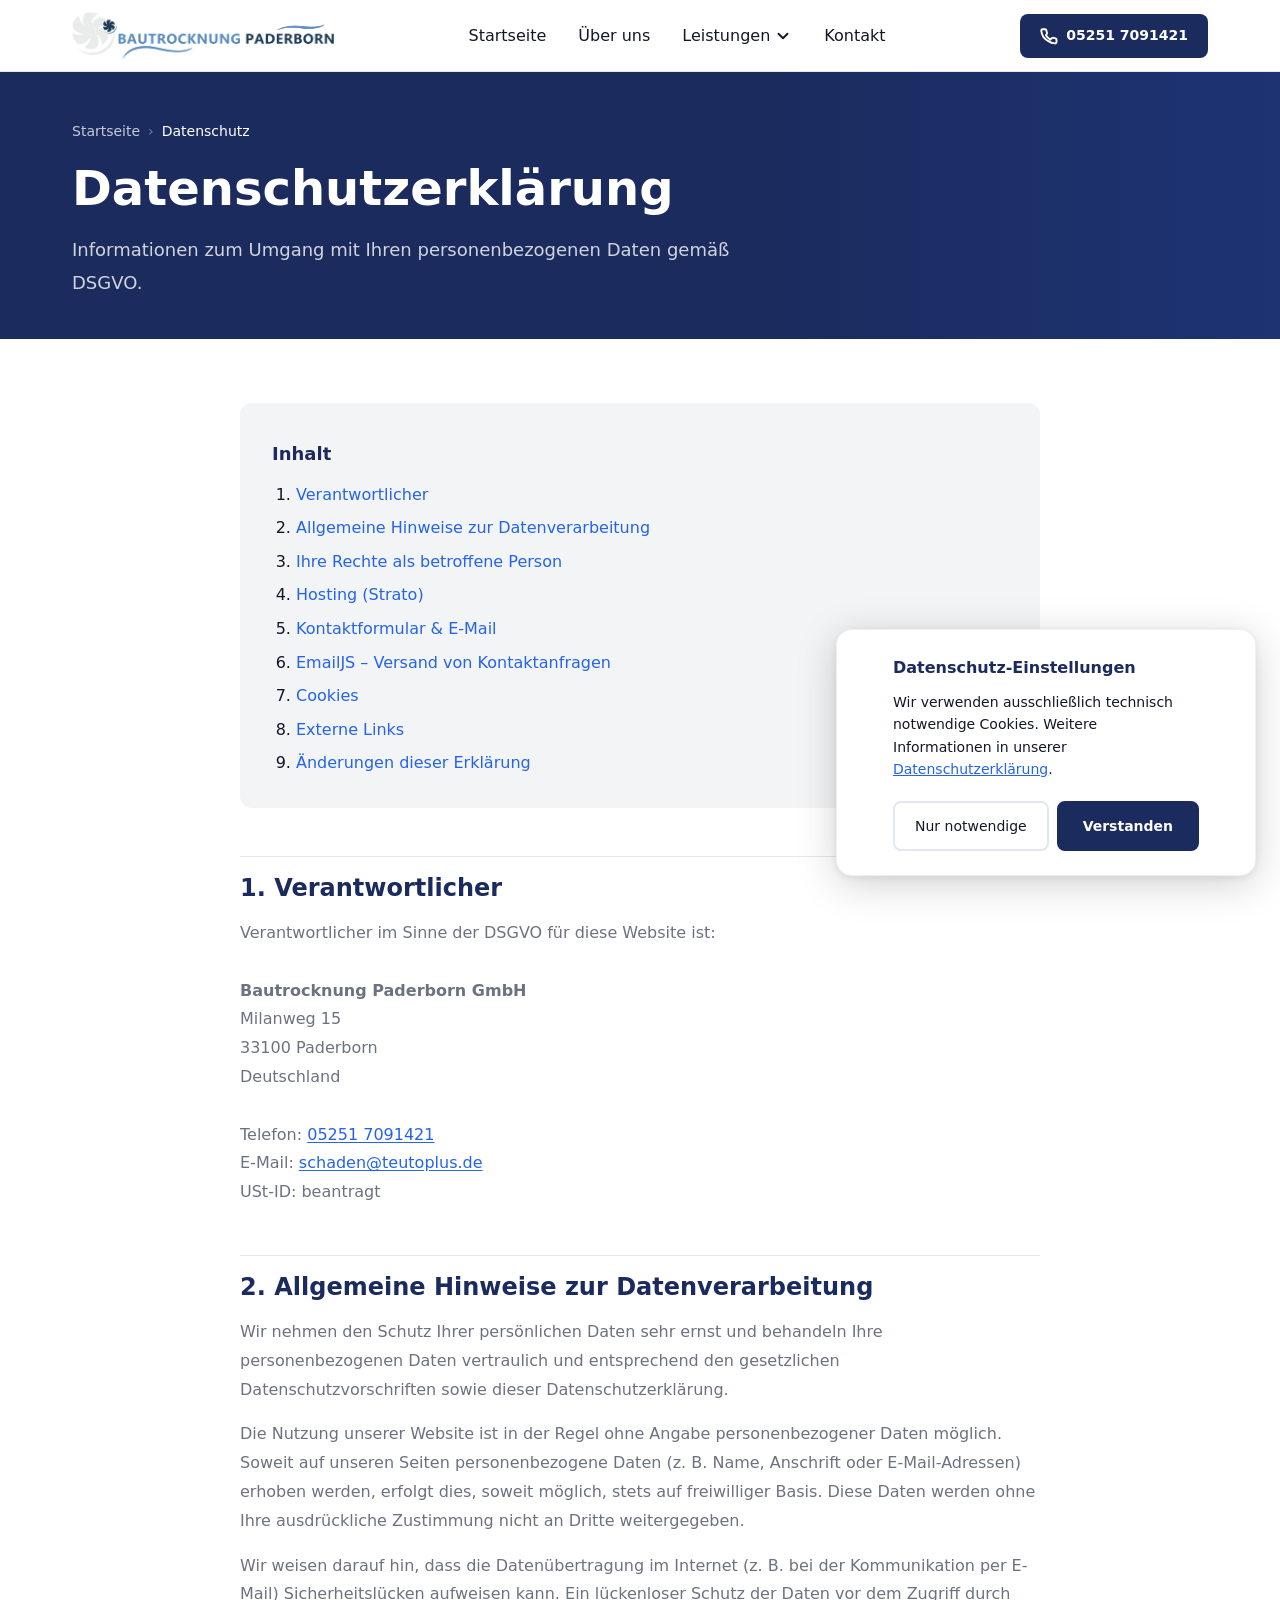
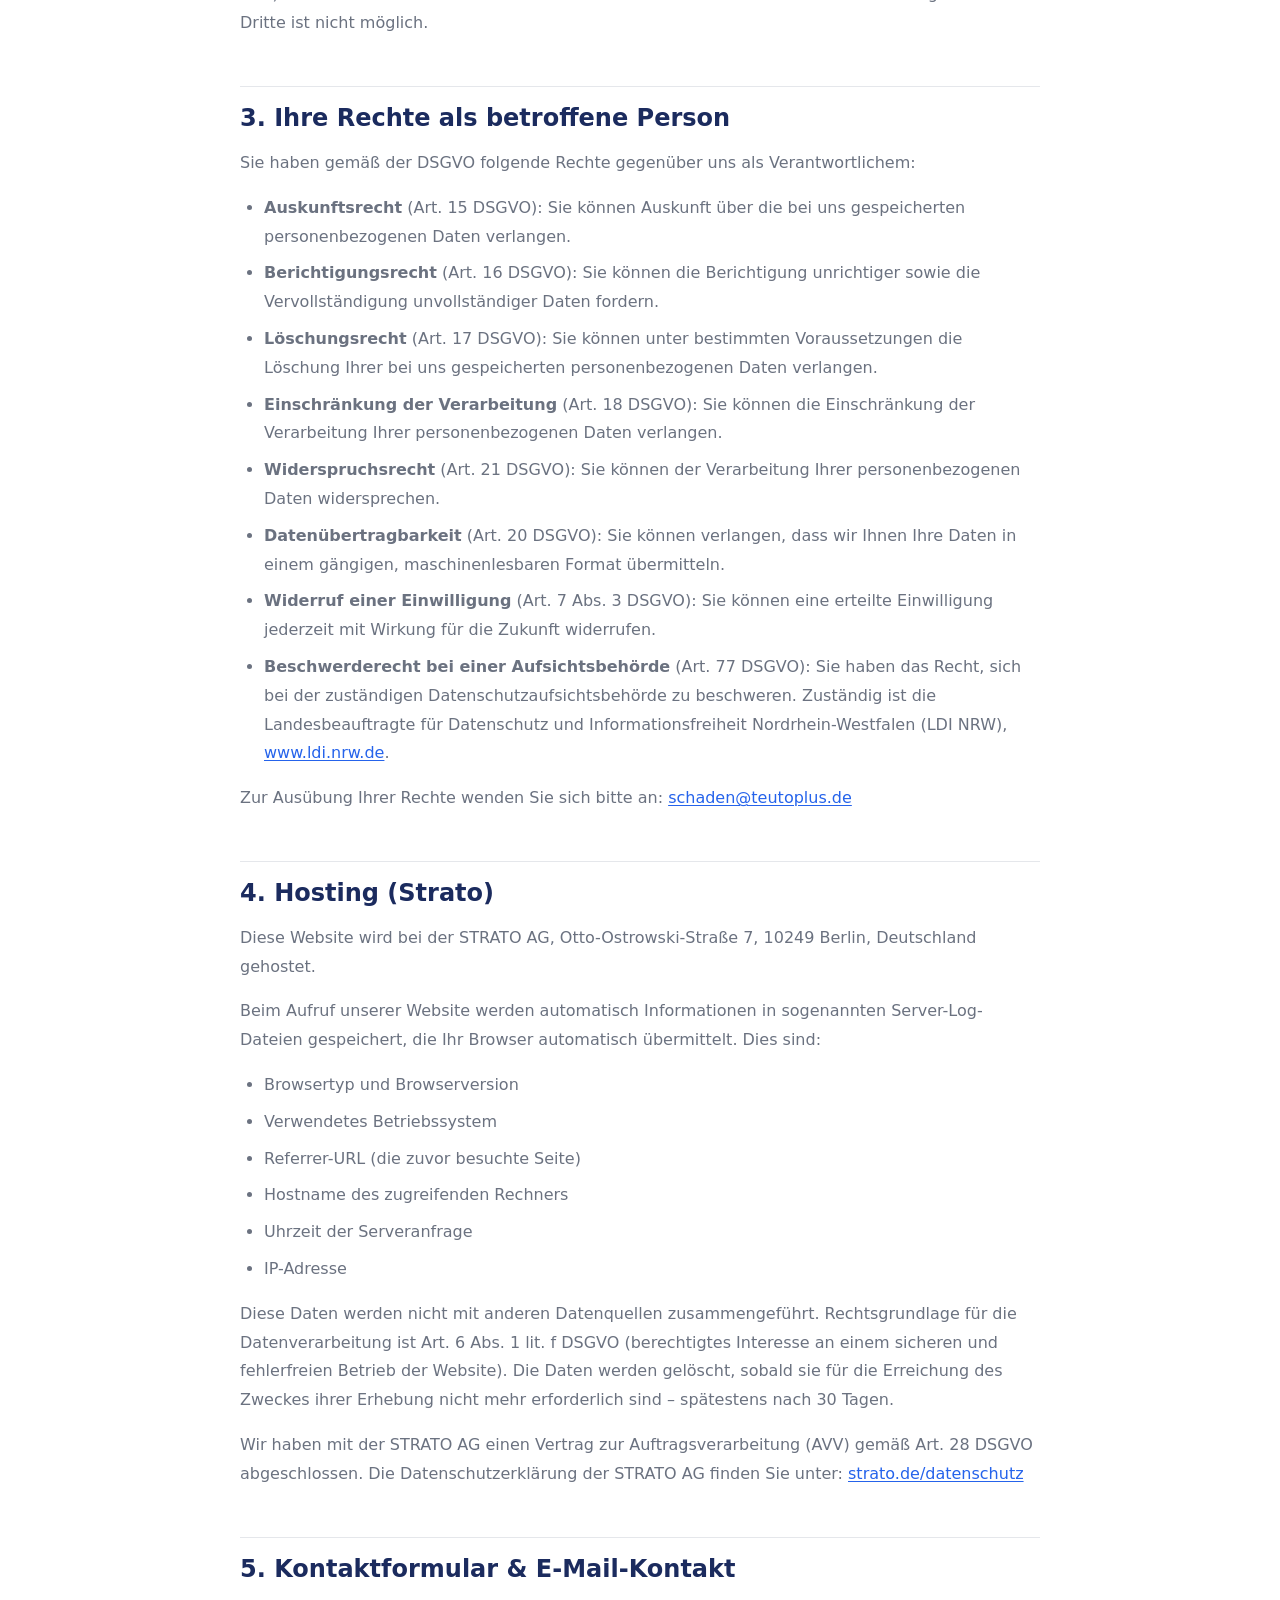
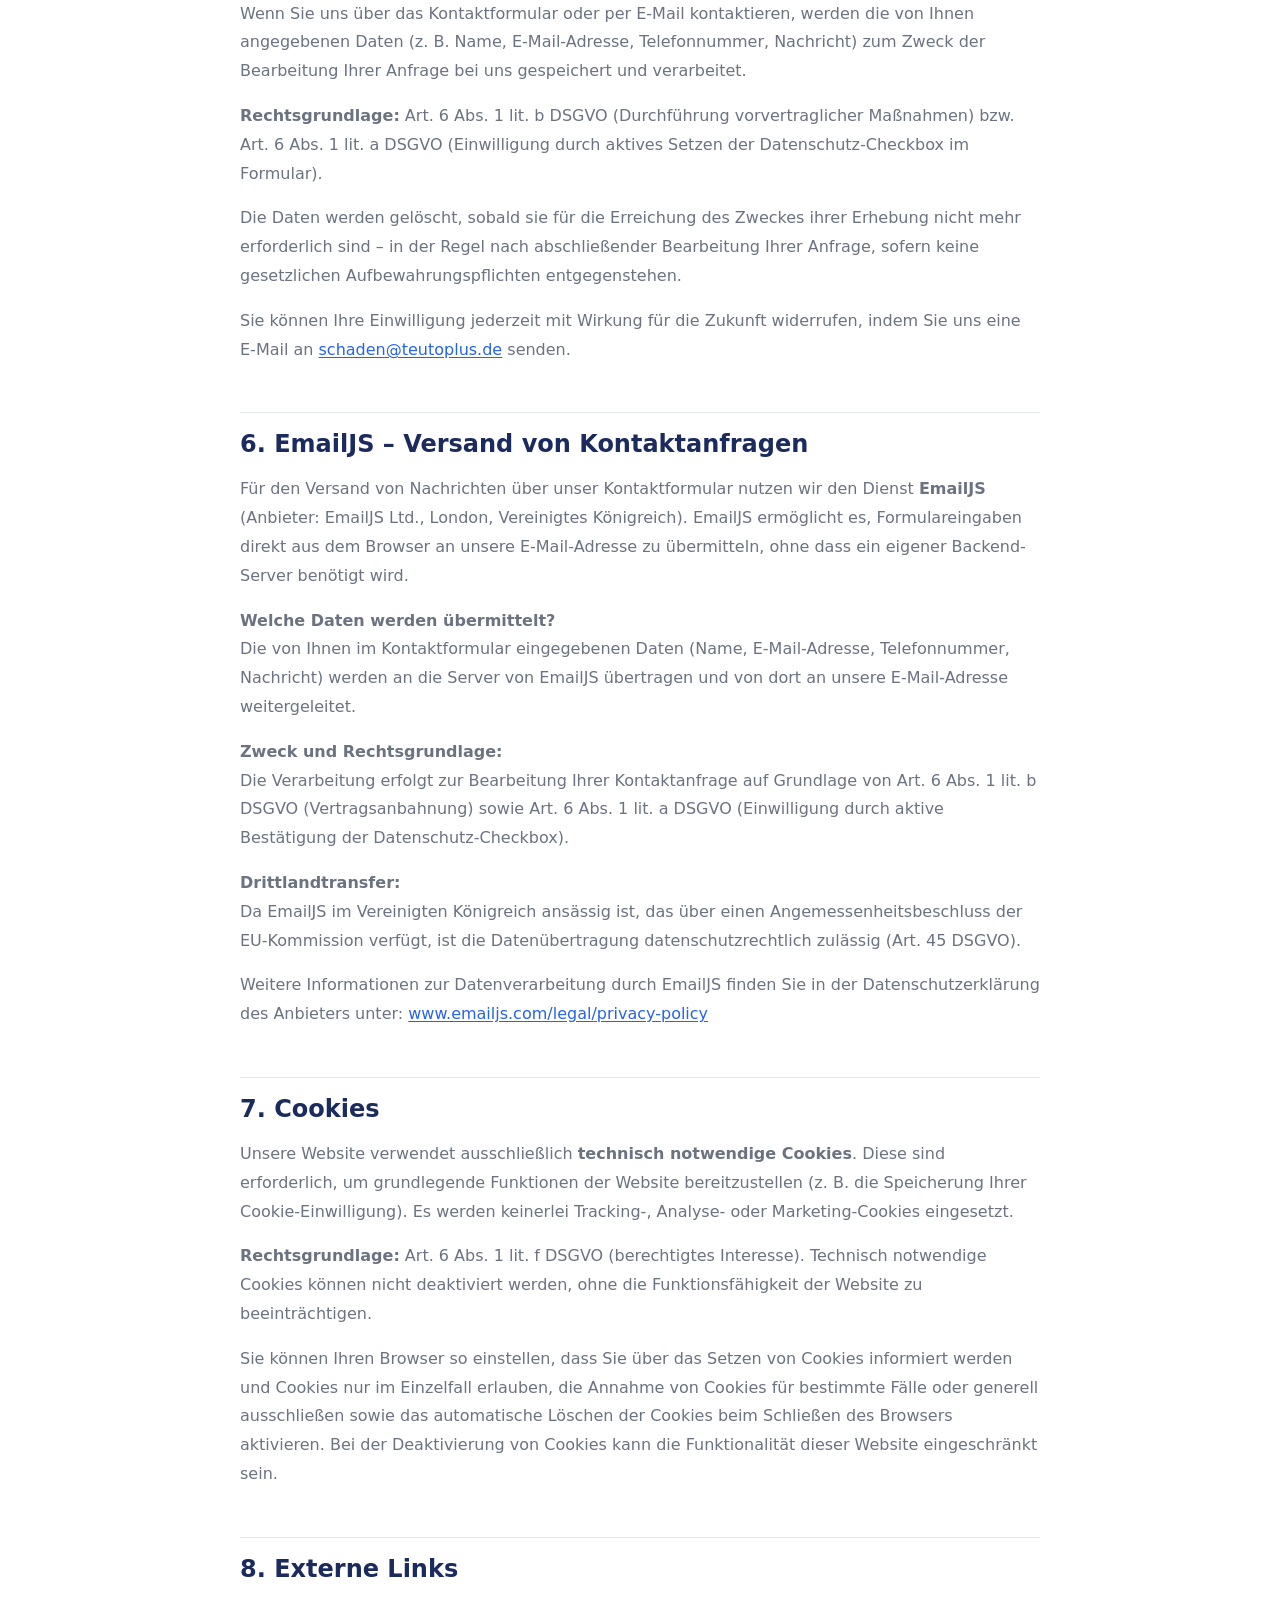
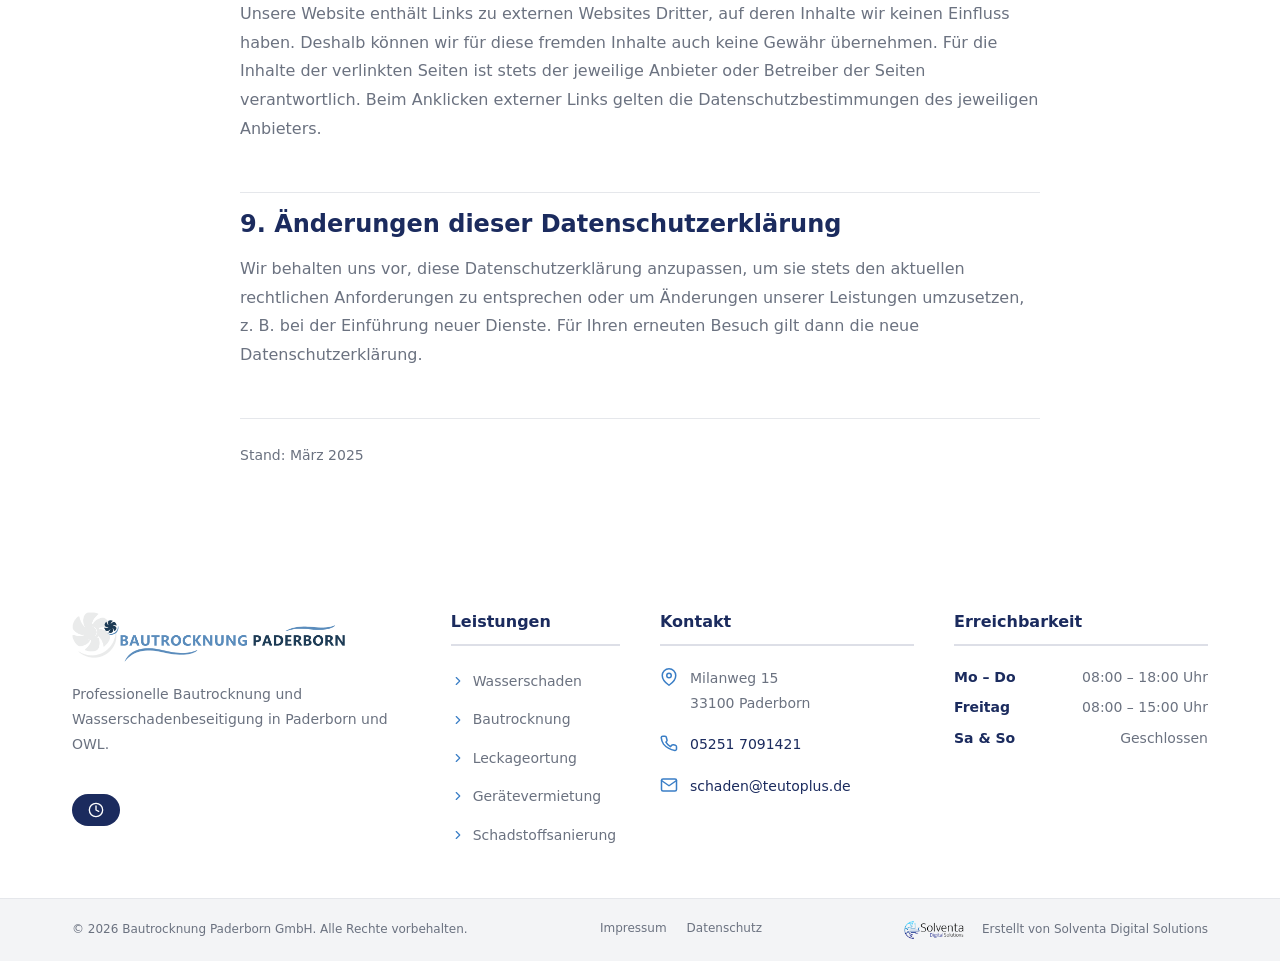
<file: datenschutz.html>
<!DOCTYPE html>
<html lang="de">

<head>
    <meta charset="UTF-8">
    <meta name="viewport" content="width=device-width, initial-scale=1.0">
    <meta name="description" content="Datenschutzerklärung der Bautrocknung Paderborn GmbH gemäß DSGVO.">
    <meta name="robots" content="noindex, nofollow">
    <meta name="theme-color" content="#1B2B5E">
    <title>Datenschutz | Bautrocknung Paderborn GmbH</title>
    <link rel="stylesheet" href="css/style.css">
    <link rel="icon" type="image/png" href="assets/favicon.png">
    <!-- SEO -->
    <link rel="canonical" href="https://www.bautrocknung-pb.com/datenschutz">
    <meta property="og:title" content="Datenschutz | Bautrocknung Paderborn GmbH">
    <meta property="og:description" content="Datenschutzerklärung der Bautrocknung Paderborn GmbH gemäß DSGVO.">
    <meta property="og:type" content="website">
    <meta property="og:url" content="https://www.bautrocknung-pb.com/datenschutz">
    <meta property="og:locale" content="de_DE">
    <meta property="og:site_name" content="Bautrocknung Paderborn GmbH">
    <meta name="twitter:card" content="summary_large_image">
    <meta name="twitter:title" content="Datenschutz | Bautrocknung Paderborn GmbH">
    <meta name="twitter:description" content="Datenschutzerklärung der Bautrocknung Paderborn GmbH gemäß DSGVO.">
</head>

<body>
    <a href="#main-content" class="skip-link">Zum Inhalt springen</a>

    <!-- HEADER -->
    <header class="site-header" id="site-header">
  <nav class="navbar" role="navigation" aria-label="Hauptnavigation">
            <div class="container">
                <div class="navbar__inner">
                    <a href="index.html" class="navbar__logo" aria-label="Startseite"><img src="assets/images/Logo_Bautrocknung.png" alt="Bautrocknung Paderborn GmbH" class="navbar__logo-img">
                    </a>
                    <ul class="navbar-nav" role="list">
                        <li><a href="index.html" class="nav-link">Startseite</a></li>
                        <li><a href="ueber-uns.html" class="nav-link">Über uns</a></li>
                        <li class="nav-dropdown"><button class="nav-dropdown-toggle" aria-expanded="false"
                                aria-haspopup="true">Leistungen<svg class="dropdown-chevron icon--sm"
                                    xmlns="http://www.w3.org/2000/svg" viewBox="0 0 24 24" fill="none"
                                    stroke="currentColor" stroke-width="2.5" stroke-linecap="round"
                                    stroke-linejoin="round" aria-hidden="true">
                                    <polyline points="6 9 12 15 18 9" />
                                </svg></button>
                            <ul class="dropdown-menu" role="list">
                                <li><a href="wasserschaden.html" class="dropdown-link"><svg
                                            xmlns="http://www.w3.org/2000/svg" viewBox="0 0 24 24" fill="none"
                                            stroke="currentColor" stroke-width="2" stroke-linecap="round"
                                            stroke-linejoin="round" aria-hidden="true">
                                            <path d="M12 2.69l5.66 5.66a8 8 0 1 1-11.31 0z" />
                                        </svg>Wasserschaden</a></li>
                                <li><a href="bautrocknung.html" class="dropdown-link"><svg
                                            xmlns="http://www.w3.org/2000/svg" viewBox="0 0 24 24" fill="none"
                                            stroke="currentColor" stroke-width="2" stroke-linecap="round"
                                            stroke-linejoin="round" aria-hidden="true">
                                            <path
                                                d="M9.59 4.59A2 2 0 1 1 11 8H2m10.59 11.41A2 2 0 1 0 14 16H2m15.73-8.27A2.5 2.5 0 1 1 19.5 12H2" />
                                        </svg>Bautrocknung</a></li>
                                <li><a href="leckageortung.html" class="dropdown-link"><svg
                                            xmlns="http://www.w3.org/2000/svg" viewBox="0 0 24 24" fill="none"
                                            stroke="currentColor" stroke-width="2" stroke-linecap="round"
                                            stroke-linejoin="round" aria-hidden="true">
                                            <circle cx="11" cy="11" r="8" />
                                            <line x1="21" y1="21" x2="16.65" y2="16.65" />
                                        </svg>Leckageortung</a></li>
                                <li><a href="vermietung.html" class="dropdown-link"><svg
                                            xmlns="http://www.w3.org/2000/svg" viewBox="0 0 24 24" fill="none"
                                            stroke="currentColor" stroke-width="2" stroke-linecap="round"
                                            stroke-linejoin="round" aria-hidden="true">
                                            <rect x="1" y="3" width="15" height="13" rx="1" />
                                            <polygon points="16 8 20 8 23 11 23 16 16 16 16 8" />
                                            <circle cx="5.5" cy="18.5" r="2.5" />
                                            <circle cx="18.5" cy="18.5" r="2.5" />
                                        </svg>Ger&auml;tevermietung</a></li>
                                <li><a href="schadstoffsanierung.html" class="dropdown-link"><svg xmlns="http://www.w3.org/2000/svg" viewBox="0 0 24 24" fill="none" stroke="currentColor" stroke-width="2" stroke-linecap="round" stroke-linejoin="round" aria-hidden="true"><path d="M10.29 3.86L1.82 18a2 2 0 0 0 1.71 3h16.94a2 2 0 0 0 1.71-3L13.71 3.86a2 2 0 0 0-3.42 0z"/><line x1="12" y1="9" x2="12" y2="13"/><line x1="12" y1="17" x2="12.01" y2="17"/></svg>Schadstoffsanierung</a></li>
                            </ul>
                        </li>
                        <li><a href="kontakt.html" class="nav-link">Kontakt</a></li>
                    </ul>
                    <a href="tel:+4952517091421" class="nav-emergency"><svg xmlns="http://www.w3.org/2000/svg"
                            viewBox="0 0 24 24" fill="none" stroke="currentColor" stroke-width="2.5"
                            stroke-linecap="round" stroke-linejoin="round" aria-hidden="true">
                            <path
                                d="M22 16.92v3a2 2 0 0 1-2.18 2 19.79 19.79 0 0 1-8.63-3.07A19.5 19.5 0 0 1 4.69 13.5a19.79 19.79 0 0 1-3.07-8.67A2 2 0 0 1 3.6 3h3a2 2 0 0 1 2 1.72c.127.96.361 1.903.7 2.81a2 2 0 0 1-.45 2.11L7.91 10.91a16 16 0 0 0 5.94 5.94l1.98-1.98a2 2 0 0 1 2.11-.45c.907.339 1.85.573 2.81.7A2 2 0 0 1 22 16.92z" />
                        </svg>05251 7091421</a>
                    <button class="hamburger" id="hamburger" aria-expanded="false" aria-controls="mobile-menu"
                        aria-label="Men&uuml; &ouml;ffnen"><span class="hamburger__line" aria-hidden="true"></span><span
                            class="hamburger__line" aria-hidden="true"></span><span class="hamburger__line"
                            aria-hidden="true"></span></button>
                </div>
            </div>
        </nav>
        <div class="mobile-menu" id="mobile-menu" role="navigation" aria-label="Mobile Navigation">
            <div class="mobile-menu__inner">
                <ul role="list">
                    <li><a href="index.html" class="mobile-nav-link"><svg xmlns="http://www.w3.org/2000/svg"
                                viewBox="0 0 24 24" fill="none" stroke="currentColor" stroke-width="2"
                                stroke-linecap="round" stroke-linejoin="round" width="20" height="20"
                                aria-hidden="true">
                                <path d="M3 9l9-7 9 7v11a2 2 0 0 1-2 2H5a2 2 0 0 1-2-2z" />
                                <polyline points="9 22 9 12 15 12 15 22" />
                            </svg>Startseite</a></li>
                    <li><a href="ueber-uns.html" class="mobile-nav-link"><svg xmlns="http://www.w3.org/2000/svg" viewBox="0 0 24 24" fill="none" stroke="currentColor" stroke-width="2" stroke-linecap="round" stroke-linejoin="round" width="20" height="20" aria-hidden="true"><path d="M17 21v-2a4 4 0 0 0-4-4H5a4 4 0 0 0-4 4v2"/><circle cx="9" cy="7" r="4"/><path d="M23 21v-2a4 4 0 0 0-3-3.87"/><path d="M16 3.13a4 4 0 0 1 0 7.75"/></svg>Über uns</a></li>
                    <li><span class="mobile-dropdown-label">Leistungen</span></li>
                    <li><a href="wasserschaden.html" class="mobile-sub-link"><svg xmlns="http://www.w3.org/2000/svg"
                                viewBox="0 0 24 24" fill="none" stroke="currentColor" stroke-width="2"
                                stroke-linecap="round" stroke-linejoin="round" aria-hidden="true">
                                <path d="M12 2.69l5.66 5.66a8 8 0 1 1-11.31 0z" />
                            </svg>Wasserschaden</a></li>
                    <li><a href="bautrocknung.html" class="mobile-sub-link"><svg xmlns="http://www.w3.org/2000/svg"
                                viewBox="0 0 24 24" fill="none" stroke="currentColor" stroke-width="2"
                                stroke-linecap="round" stroke-linejoin="round" aria-hidden="true">
                                <path
                                    d="M9.59 4.59A2 2 0 1 1 11 8H2m10.59 11.41A2 2 0 1 0 14 16H2m15.73-8.27A2.5 2.5 0 1 1 19.5 12H2" />
                            </svg>Bautrocknung</a></li>
                    <li><a href="leckageortung.html" class="mobile-sub-link"><svg xmlns="http://www.w3.org/2000/svg"
                                viewBox="0 0 24 24" fill="none" stroke="currentColor" stroke-width="2"
                                stroke-linecap="round" stroke-linejoin="round" aria-hidden="true">
                                <circle cx="11" cy="11" r="8" />
                                <line x1="21" y1="21" x2="16.65" y2="16.65" />
                            </svg>Leckageortung</a></li>
                    <li><a href="vermietung.html" class="mobile-sub-link"><svg xmlns="http://www.w3.org/2000/svg"
                                viewBox="0 0 24 24" fill="none" stroke="currentColor" stroke-width="2"
                                stroke-linecap="round" stroke-linejoin="round" aria-hidden="true">
                                <rect x="1" y="3" width="15" height="13" rx="1" />
                                <polygon points="16 8 20 8 23 11 23 16 16 16 16 8" />
                                <circle cx="5.5" cy="18.5" r="2.5" />
                                <circle cx="18.5" cy="18.5" r="2.5" />
                            </svg>Ger&auml;tevermietung</a></li>
                    <li><a href="schadstoffsanierung.html" class="mobile-sub-link"><svg xmlns="http://www.w3.org/2000/svg" viewBox="0 0 24 24" fill="none" stroke="currentColor" stroke-width="2" stroke-linecap="round" stroke-linejoin="round" aria-hidden="true"><path d="M10.29 3.86L1.82 18a2 2 0 0 0 1.71 3h16.94a2 2 0 0 0 1.71-3L13.71 3.86a2 2 0 0 0-3.42 0z"/><line x1="12" y1="9" x2="12" y2="13"/><line x1="12" y1="17" x2="12.01" y2="17"/></svg>Schadstoffsanierung</a></li>
                    <li><a href="kontakt.html" class="mobile-nav-link"><svg xmlns="http://www.w3.org/2000/svg"
                                viewBox="0 0 24 24" fill="none" stroke="currentColor" stroke-width="2"
                                stroke-linecap="round" stroke-linejoin="round" width="20" height="20"
                                aria-hidden="true">
                                <path d="M21 15a2 2 0 0 1-2 2H7l-4 4V5a2 2 0 0 1 2-2h14a2 2 0 0 1 2 2z" />
                            </svg>Kontakt</a></li>
                </ul><a href="tel:+4952517091421" class="mobile-menu__emergency"><svg xmlns="http://www.w3.org/2000/svg"
                        viewBox="0 0 24 24" fill="none" stroke="currentColor" stroke-width="2.5" stroke-linecap="round"
                        stroke-linejoin="round" width="24" height="24" aria-hidden="true">
                        <path
                            d="M22 16.92v3a2 2 0 0 1-2.18 2 19.79 19.79 0 0 1-8.63-3.07A19.5 19.5 0 0 1 4.69 13.5a19.79 19.79 0 0 1-3.07-8.67A2 2 0 0 1 3.6 3h3a2 2 0 0 1 2 1.72c.127.96.361 1.903.7 2.81a2 2 0 0 1-.45 2.11L7.91 10.91a16 16 0 0 0 5.94 5.94l1.98-1.98a2 2 0 0 1 2.11-.45c.907.339 1.85.573 2.81.7A2 2 0 0 1 22 16.92z" />
                    </svg>05251 7091421</a>
            </div>
        </div>
    </header>

    <main id="main-content">
        <section class="hero-inner" aria-labelledby="page-title">
            <div class="container">
                <div class="hero-inner__content">
                    <nav class="breadcrumb" aria-label="Brotkrumennavigation">
                        <span class="breadcrumb__item"><a href="index.html">Startseite</a></span>
                        <span class="breadcrumb__separator" aria-hidden="true">›</span>
                        <span class="breadcrumb__item--active" aria-current="page">Datenschutz</span>
                    </nav>
                    <h1 class="hero-inner__title" id="page-title">Datenschutzerkl&auml;rung</h1>
                    <p class="hero-inner__lead">Informationen zum Umgang mit Ihren personenbezogenen Daten
                        gem&auml;&szlig; DSGVO.</p>
                </div>
            </div>
        </section>

        <section class="legal-page" aria-label="Datenschutzerklärung">
            <div class="container">
                <div class="legal-content">

                    <nav class="legal-toc" aria-label="Inhaltsverzeichnis">
                        <h2>Inhalt</h2>
                        <ol>
                            <li><a href="#verantwortlicher">Verantwortlicher</a></li>
                            <li><a href="#allgemeine-hinweise">Allgemeine Hinweise zur Datenverarbeitung</a></li>
                            <li><a href="#rechte">Ihre Rechte als betroffene Person</a></li>
                            <li><a href="#hosting">Hosting (Strato)</a></li>
                            <li><a href="#kontaktformular">Kontaktformular &amp; E-Mail</a></li>
                            <li><a href="#emailjs">EmailJS &ndash; Versand von Kontaktanfragen</a></li>
                            <li><a href="#cookies">Cookies</a></li>
                            <li><a href="#externe-links">Externe Links</a></li>
                            <li><a href="#aenderungen">&Auml;nderungen dieser Erkl&auml;rung</a></li>
                        </ol>
                    </nav>

                    <!-- 1. Verantwortlicher -->
                    <h2 id="verantwortlicher">1. Verantwortlicher</h2>
                    <p>
                        Verantwortlicher im Sinne der DSGVO f&uuml;r diese Website ist:<br><br>
                        <strong>Bautrocknung Paderborn GmbH</strong><br>
                        Milanweg 15<br>
                        33100 Paderborn<br>
                        Deutschland<br><br>
                        Telefon: <a href="tel:+4952517091421">05251 7091421</a><br>
                        E-Mail: <a href="mailto:schaden@teutoplus.de">schaden@teutoplus.de</a><br>
                        USt-ID: beantragt
                    </p>
                    

                    <!-- 2. Allgemeine Hinweise -->
                    <h2 id="allgemeine-hinweise">2. Allgemeine Hinweise zur Datenverarbeitung</h2>
                    <p>
                        Wir nehmen den Schutz Ihrer pers&ouml;nlichen Daten sehr ernst und behandeln Ihre
                        personenbezogenen Daten vertraulich und entsprechend den gesetzlichen Datenschutzvorschriften
                        sowie dieser Datenschutzerkl&auml;rung.
                    </p>
                    <p>
                        Die Nutzung unserer Website ist in der Regel ohne Angabe personenbezogener Daten m&ouml;glich.
                        Soweit auf unseren Seiten personenbezogene Daten (z.&nbsp;B. Name, Anschrift oder
                        E-Mail-Adressen) erhoben werden, erfolgt dies, soweit m&ouml;glich, stets auf freiwilliger
                        Basis. Diese Daten werden ohne Ihre ausdr&uuml;ckliche Zustimmung nicht an Dritte weitergegeben.
                    </p>
                    <p>
                        Wir weisen darauf hin, dass die Daten&uuml;bertragung im Internet (z.&nbsp;B. bei der
                        Kommunikation per E-Mail) Sicherheitsl&uuml;cken aufweisen kann. Ein l&uuml;ckenloser Schutz der
                        Daten vor dem Zugriff durch Dritte ist nicht m&ouml;glich.
                    </p>

                    <!-- 3. Rechte -->
                    <h2 id="rechte">3. Ihre Rechte als betroffene Person</h2>
                    <p>
                        Sie haben gem&auml;&szlig; der DSGVO folgende Rechte gegen&uuml;ber uns als Verantwortlichem:
                    </p>
                    <ul>
                        <li>
                            <strong>Auskunftsrecht</strong> (Art.&nbsp;15 DSGVO): Sie k&ouml;nnen Auskunft &uuml;ber die
                            bei uns gespeicherten personenbezogenen Daten verlangen.
                        </li>
                        <li>
                            <strong>Berichtigungsrecht</strong> (Art.&nbsp;16 DSGVO): Sie k&ouml;nnen die Berichtigung
                            unrichtiger sowie die Vervollst&auml;ndigung unvollst&auml;ndiger Daten fordern.
                        </li>
                        <li>
                            <strong>L&ouml;schungsrecht</strong> (Art.&nbsp;17 DSGVO): Sie k&ouml;nnen unter bestimmten
                            Voraussetzungen die L&ouml;schung Ihrer bei uns gespeicherten personenbezogenen Daten
                            verlangen.
                        </li>
                        <li>
                            <strong>Einschr&auml;nkung der Verarbeitung</strong> (Art.&nbsp;18 DSGVO): Sie k&ouml;nnen
                            die Einschr&auml;nkung der Verarbeitung Ihrer personenbezogenen Daten verlangen.
                        </li>
                        <li>
                            <strong>Widerspruchsrecht</strong> (Art.&nbsp;21 DSGVO): Sie k&ouml;nnen der Verarbeitung
                            Ihrer personenbezogenen Daten widersprechen.
                        </li>
                        <li>
                            <strong>Daten&uuml;bertragbarkeit</strong> (Art.&nbsp;20 DSGVO): Sie k&ouml;nnen verlangen,
                            dass wir Ihnen Ihre Daten in einem g&auml;ngigen, maschinenlesbaren Format &uuml;bermitteln.
                        </li>
                        <li>
                            <strong>Widerruf einer Einwilligung</strong> (Art.&nbsp;7 Abs.&nbsp;3 DSGVO): Sie k&ouml;nnen
                            eine erteilte Einwilligung jederzeit mit Wirkung f&uuml;r die Zukunft widerrufen.
                        </li>
                        <li>
                            <strong>Beschwerderecht bei einer Aufsichtsbeh&ouml;rde</strong> (Art.&nbsp;77 DSGVO): Sie
                            haben das Recht, sich bei der zust&auml;ndigen Datenschutzaufsichtsbeh&ouml;rde zu
                            beschweren. Zust&auml;ndig ist die Landesbeauftragte f&uuml;r Datenschutz und
                            Informationsfreiheit Nordrhein-Westfalen (LDI NRW),
                            <a href="https://www.ldi.nrw.de" target="_blank" rel="noopener noreferrer">www.ldi.nrw.de</a>.
                        </li>
                    </ul>
                    <p>
                        Zur Aus&uuml;bung Ihrer Rechte wenden Sie sich bitte an:
                        <a href="mailto:schaden@teutoplus.de">schaden@teutoplus.de</a>
                    </p>

                    <!-- 4. Hosting -->
                    <h2 id="hosting">4. Hosting (Strato)</h2>
                    <p>
                        Diese Website wird bei der STRATO AG, Otto-Ostrowski-Stra&szlig;e 7, 10249 Berlin, Deutschland
                        gehostet.
                    </p>
                    <p>
                        Beim Aufruf unserer Website werden automatisch Informationen in sogenannten Server-Log-Dateien
                        gespeichert, die Ihr Browser automatisch &uuml;bermittelt. Dies sind:
                    </p>
                    <ul>
                        <li>Browsertyp und Browserversion</li>
                        <li>Verwendetes Betriebssystem</li>
                        <li>Referrer-URL (die zuvor besuchte Seite)</li>
                        <li>Hostname des zugreifenden Rechners</li>
                        <li>Uhrzeit der Serveranfrage</li>
                        <li>IP-Adresse</li>
                    </ul>
                    <p>
                        Diese Daten werden nicht mit anderen Datenquellen zusammengef&uuml;hrt. Rechtsgrundlage f&uuml;r
                        die Datenverarbeitung ist Art.&nbsp;6 Abs.&nbsp;1 lit.&nbsp;f DSGVO (berechtigtes Interesse an
                        einem sicheren und fehlerfreien Betrieb der Website). Die Daten werden gel&ouml;scht, sobald sie
                        f&uuml;r die Erreichung des Zweckes ihrer Erhebung nicht mehr erforderlich sind &ndash;
                        sp&auml;testens nach 30 Tagen.
                    </p>
                    <p>
                        Wir haben mit der STRATO AG einen Vertrag zur Auftragsverarbeitung (AVV) gem&auml;&szlig;
                        Art.&nbsp;28 DSGVO abgeschlossen. Die Datenschutzerkl&auml;rung der STRATO AG finden Sie
                        unter:
                        <a href="https://www.strato.de/datenschutz/" target="_blank"
                            rel="noopener noreferrer">strato.de/datenschutz</a>
                    </p>

                    <!-- 5. Kontaktformular -->
                    <h2 id="kontaktformular">5. Kontaktformular &amp; E-Mail-Kontakt</h2>
                    <p>
                        Wenn Sie uns &uuml;ber das Kontaktformular oder per E-Mail kontaktieren, werden die von Ihnen
                        angegebenen Daten (z.&nbsp;B. Name, E-Mail-Adresse, Telefonnummer, Nachricht) zum Zweck der
                        Bearbeitung Ihrer Anfrage bei uns gespeichert und verarbeitet.
                    </p>
                    <p>
                        <strong>Rechtsgrundlage:</strong> Art.&nbsp;6 Abs.&nbsp;1 lit.&nbsp;b DSGVO (Durchf&uuml;hrung
                        vorvertraglicher Ma&szlig;nahmen) bzw. Art.&nbsp;6 Abs.&nbsp;1 lit.&nbsp;a DSGVO (Einwilligung
                        durch aktives Setzen der Datenschutz-Checkbox im Formular).
                    </p>
                    <p>
                        Die Daten werden gel&ouml;scht, sobald sie f&uuml;r die Erreichung des Zweckes ihrer Erhebung
                        nicht mehr erforderlich sind &ndash; in der Regel nach abschlie&szlig;ender Bearbeitung Ihrer
                        Anfrage, sofern keine gesetzlichen Aufbewahrungspflichten entgegenstehen.
                    </p>
                    <p>
                        Sie k&ouml;nnen Ihre Einwilligung jederzeit mit Wirkung f&uuml;r die Zukunft widerrufen, indem
                        Sie uns eine E-Mail an
                        <a href="mailto:schaden@teutoplus.de">schaden@teutoplus.de</a> senden.
                    </p>

                    <!-- 6. EmailJS -->
                    <h2 id="emailjs">6. EmailJS &ndash; Versand von Kontaktanfragen</h2>
                    <p>
                        F&uuml;r den Versand von Nachrichten &uuml;ber unser Kontaktformular nutzen wir den Dienst
                        <strong>EmailJS</strong> (Anbieter: EmailJS Ltd., London, Vereinigtes K&ouml;nigreich).
                        EmailJS erm&ouml;glicht es, Formulareingaben direkt aus dem Browser an unsere E-Mail-Adresse zu
                        &uuml;bermitteln, ohne dass ein eigener Backend-Server ben&ouml;tigt wird.
                    </p>
                    <p>
                        <strong>Welche Daten werden &uuml;bermittelt?</strong><br>
                        Die von Ihnen im Kontaktformular eingegebenen Daten (Name, E-Mail-Adresse, Telefonnummer,
                        Nachricht) werden an die Server von EmailJS &uuml;bertragen und von dort an unsere
                        E-Mail-Adresse weitergeleitet.
                    </p>
                    <p>
                        <strong>Zweck und Rechtsgrundlage:</strong><br>
                        Die Verarbeitung erfolgt zur Bearbeitung Ihrer Kontaktanfrage auf Grundlage von
                        Art.&nbsp;6 Abs.&nbsp;1 lit.&nbsp;b DSGVO (Vertragsanbahnung) sowie Art.&nbsp;6
                        Abs.&nbsp;1 lit.&nbsp;a DSGVO (Einwilligung durch aktive Best&auml;tigung der
                        Datenschutz-Checkbox).
                    </p>
                    <p>
                        <strong>Drittlandtransfer:</strong><br>
                        Da EmailJS im Vereinigten K&ouml;nigreich ans&auml;ssig ist, das &uuml;ber einen
                        Angemessenheitsbeschluss der EU-Kommission verf&uuml;gt, ist die Daten&uuml;bertragung
                        datenschutzrechtlich zul&auml;ssig (Art.&nbsp;45 DSGVO).
                    </p>
                    <p>
                        Weitere Informationen zur Datenverarbeitung durch EmailJS finden Sie in der
                        Datenschutzerkl&auml;rung des Anbieters unter:
                        <a href="https://www.emailjs.com/legal/privacy-policy/" target="_blank"
                            rel="noopener noreferrer">www.emailjs.com/legal/privacy-policy</a>
                    </p>

                    <!-- 7. Cookies -->
                    <h2 id="cookies">7. Cookies</h2>
                    <p>
                        Unsere Website verwendet ausschlie&szlig;lich <strong>technisch notwendige Cookies</strong>.
                        Diese sind erforderlich, um grundlegende Funktionen der Website bereitzustellen (z.&nbsp;B. die
                        Speicherung Ihrer Cookie-Einwilligung). Es werden keinerlei Tracking-, Analyse- oder
                        Marketing-Cookies eingesetzt.
                    </p>
                    <p>
                        <strong>Rechtsgrundlage:</strong> Art.&nbsp;6 Abs.&nbsp;1 lit.&nbsp;f DSGVO (berechtigtes
                        Interesse). Technisch notwendige Cookies k&ouml;nnen nicht deaktiviert werden, ohne die
                        Funktionsf&auml;higkeit der Website zu beeintr&auml;chtigen.
                    </p>
                    <p>
                        Sie k&ouml;nnen Ihren Browser so einstellen, dass Sie &uuml;ber das Setzen von Cookies
                        informiert werden und Cookies nur im Einzelfall erlauben, die Annahme von Cookies f&uuml;r
                        bestimmte F&auml;lle oder generell ausschlie&szlig;en sowie das automatische L&ouml;schen der
                        Cookies beim Schlie&szlig;en des Browsers aktivieren. Bei der Deaktivierung von Cookies kann die
                        Funktionalit&auml;t dieser Website eingeschr&auml;nkt sein.
                    </p>

                    <!-- 8. Externe Links -->
                    <h2 id="externe-links">8. Externe Links</h2>
                    <p>
                        Unsere Website enth&auml;lt Links zu externen Websites Dritter, auf deren Inhalte wir keinen
                        Einfluss haben. Deshalb k&ouml;nnen wir f&uuml;r diese fremden Inhalte auch keine
                        Gew&auml;hr &uuml;bernehmen. F&uuml;r die Inhalte der verlinkten Seiten ist stets der jeweilige
                        Anbieter oder Betreiber der Seiten verantwortlich. Beim Anklicken externer Links gelten die
                        Datenschutzbestimmungen des jeweiligen Anbieters.
                    </p>

                    <!-- 9. Änderungen -->
                    <h2 id="aenderungen">9. &Auml;nderungen dieser Datenschutzerkl&auml;rung</h2>
                    <p>
                        Wir behalten uns vor, diese Datenschutzerkl&auml;rung anzupassen, um sie stets den aktuellen
                        rechtlichen Anforderungen zu entsprechen oder um &Auml;nderungen unserer Leistungen umzusetzen,
                        z.&nbsp;B. bei der Einf&uuml;hrung neuer Dienste. F&uuml;r Ihren erneuten Besuch gilt dann die
                        neue Datenschutzerkl&auml;rung.
                    </p>

                    <p style="margin-top:var(--space-12);padding-top:var(--space-6);border-top:1px solid var(--color-gray-border);font-size:var(--font-size-sm);color:var(--color-gray);">
                        Stand: M&auml;rz 2025
                    </p>

                </div>
            </div>
        </section>
    </main>

    <!-- FOOTER -->
    <footer class="site-footer" role="contentinfo">
        <div class="footer-main">
            <div class="container">
                <div class="footer-grid">
                    <div class="footer-col"><a href="index.html" class="footer-logo"><img src="assets/images/Logo_Bautrocknung.png" alt="Bautrocknung Paderborn GmbH" class="footer-logo__img">
                        </a>
                        <p class="footer-tagline">Professionelle Bautrocknung und Wasserschadenbeseitigung in Paderborn
                            und OWL.</p>
                        <div class="footer-badge-24"><svg xmlns="http://www.w3.org/2000/svg" viewBox="0 0 24 24"
                                fill="none" stroke="currentColor" stroke-width="2" stroke-linecap="round"
                                stroke-linejoin="round" width="16" height="16" aria-hidden="true">
                                <circle cx="12" cy="12" r="10" />
                                <polyline points="12 6 12 12 16 14" />
                            </svg></div>
                    </div>
                    <div class="footer-col">
                        <h3 class="footer-col__title">Leistungen</h3>
                        <ul class="footer-nav-list" role="list">
                            <li><a href="wasserschaden.html" class="footer-nav-link"><svg
                                        xmlns="http://www.w3.org/2000/svg" viewBox="0 0 24 24" fill="none"
                                        stroke="currentColor" stroke-width="2" stroke-linecap="round"
                                        stroke-linejoin="round" aria-hidden="true">
                                        <polyline points="9 18 15 12 9 6" />
                                    </svg>Wasserschaden</a></li>
                            <li><a href="bautrocknung.html" class="footer-nav-link"><svg
                                        xmlns="http://www.w3.org/2000/svg" viewBox="0 0 24 24" fill="none"
                                        stroke="currentColor" stroke-width="2" stroke-linecap="round"
                                        stroke-linejoin="round" aria-hidden="true">
                                        <polyline points="9 18 15 12 9 6" />
                                    </svg>Bautrocknung</a></li>
                            <li><a href="leckageortung.html" class="footer-nav-link"><svg
                                        xmlns="http://www.w3.org/2000/svg" viewBox="0 0 24 24" fill="none"
                                        stroke="currentColor" stroke-width="2" stroke-linecap="round"
                                        stroke-linejoin="round" aria-hidden="true">
                                        <polyline points="9 18 15 12 9 6" />
                                    </svg>Leckageortung</a></li>
                            <li><a href="vermietung.html" class="footer-nav-link"><svg
                                        xmlns="http://www.w3.org/2000/svg" viewBox="0 0 24 24" fill="none"
                                        stroke="currentColor" stroke-width="2" stroke-linecap="round"
                                        stroke-linejoin="round" aria-hidden="true">
                                        <polyline points="9 18 15 12 9 6" />
                                    </svg>Ger&auml;tevermietung</a></li>
                            <li><a href="schadstoffsanierung.html" class="footer-nav-link"><svg xmlns="http://www.w3.org/2000/svg" viewBox="0 0 24 24" fill="none" stroke="currentColor" stroke-width="2" stroke-linecap="round" stroke-linejoin="round" aria-hidden="true"><polyline points="9 18 15 12 9 6"/></svg>Schadstoffsanierung</a></li>
                        </ul>
                    </div>
                    <div class="footer-col">
                        <h3 class="footer-col__title">Kontakt</h3>
                        <ul class="footer-contact-list" role="list">
                            <li class="footer-contact-item"><svg xmlns="http://www.w3.org/2000/svg" viewBox="0 0 24 24"
                                    fill="none" stroke="currentColor" stroke-width="2" stroke-linecap="round"
                                    stroke-linejoin="round" aria-hidden="true">
                                    <path d="M21 10c0 7-9 13-9 13s-9-6-9-13a9 9 0 0 1 18 0z" />
                                    <circle cx="12" cy="10" r="3" />
                                </svg><span>Milanweg 15<br>33100 Paderborn</span></li>
                            <li class="footer-contact-item"><svg xmlns="http://www.w3.org/2000/svg" viewBox="0 0 24 24"
                                    fill="none" stroke="currentColor" stroke-width="2" stroke-linecap="round"
                                    stroke-linejoin="round" aria-hidden="true">
                                    <path
                                        d="M22 16.92v3a2 2 0 0 1-2.18 2 19.79 19.79 0 0 1-8.63-3.07A19.5 19.5 0 0 1 4.69 13.5a19.79 19.79 0 0 1-3.07-8.67A2 2 0 0 1 3.6 3h3a2 2 0 0 1 2 1.72c.127.96.361 1.903.7 2.81a2 2 0 0 1-.45 2.11L7.91 10.91a16 16 0 0 0 5.94 5.94l1.98-1.98a2 2 0 0 1 2.11-.45c.907.339 1.85.573 2.81.7A2 2 0 0 1 22 16.92z" />
                                </svg><a href="tel:+4952517091421">05251 7091421</a></li>
                            <li class="footer-contact-item"><svg xmlns="http://www.w3.org/2000/svg" viewBox="0 0 24 24"
                                    fill="none" stroke="currentColor" stroke-width="2" stroke-linecap="round"
                                    stroke-linejoin="round" aria-hidden="true">
                                    <path
                                        d="M4 4h16c1.1 0 2 .9 2 2v12c0 1.1-.9 2-2 2H4c-1.1 0-2-.9-2-2V6c0-1.1.9-2 2-2z" />
                                    <polyline points="22,6 12,13 2,6" />
                                </svg><a href="mailto:schaden@teutoplus.de">schaden@teutoplus.de</a></li>
                        </ul>
                    </div>
                    <div class="footer-col">
                        <h3 class="footer-col__title">Erreichbarkeit</h3>
                        <div class="footer-hours">
                            <div class="footer-hours-row"><span><strong>Mo &ndash; Do</strong></span><span>08:00 &ndash;
                                    18:00 Uhr</span></div>
                            <div class="footer-hours-row"><span><strong>Freitag</strong></span><span>08:00 &ndash; 15:00
                                    Uhr</span></div>
                            <div class="footer-hours-row">
                                <span><strong>Sa &amp; So</strong></span><span>Geschlossen</span></div>
                        </div>
                    </div>
                </div>
            </div>
        </div>
        <div class="footer-bottom">
            <div class="container">
                <div class="footer-bottom__inner">
                    <p class="footer-bottom__copy">&copy; <span id="footer-year"></span> Bautrocknung Paderborn GmbH. Alle Rechte vorbehalten.</p>
                    <nav class="footer-bottom__links" aria-label="Rechtliche Links"><a href="impressum.html"
                            class="footer-bottom__link">Impressum</a><a href="datenschutz.html"
                            class="footer-bottom__link">Datenschutz</a></nav>
                    <div class="footer-bottom__credit"><a href="https://www.solventa-digital.de" target="_blank" rel="noopener noreferrer"><img src="assets/images/solventa_logo_klein.png" alt="Solventa Digital Solutions"><span>Erstellt von Solventa Digital Solutions</span></a></div>
                </div>
            </div>
        </div>
    </footer>

    <div class="cookie-banner" id="cookie-banner" hidden role="dialog" aria-labelledby="cookie-title"
        aria-describedby="cookie-desc">
        <div class="container">
            <div class="cookie-banner__inner">
                <div class="cookie-banner__text">
                    <p class="cookie-banner__title" id="cookie-title">Datenschutz-Einstellungen</p>
                    <p class="cookie-banner__desc" id="cookie-desc">Wir verwenden ausschlie&szlig;lich technisch
                        notwendige Cookies. Weitere Informationen in unserer <a
                            href="datenschutz.html">Datenschutzerkl&auml;rung</a>.</p>
                </div>
                <div class="cookie-banner__actions"><button class="cookie-banner__btn-decline" id="cookie-decline"
                        type="button">Nur notwendige</button><button class="cookie-banner__btn-accept"
                        id="cookie-accept" type="button">Verstanden</button></div>
            </div>
        </div>
    </div>

    <script src="js/main.js"></script>
    <script>var y = document.getElementById('footer-year'); if (y) y.textContent = new Date().getFullYear();</script>
</body>

</html>
</file>
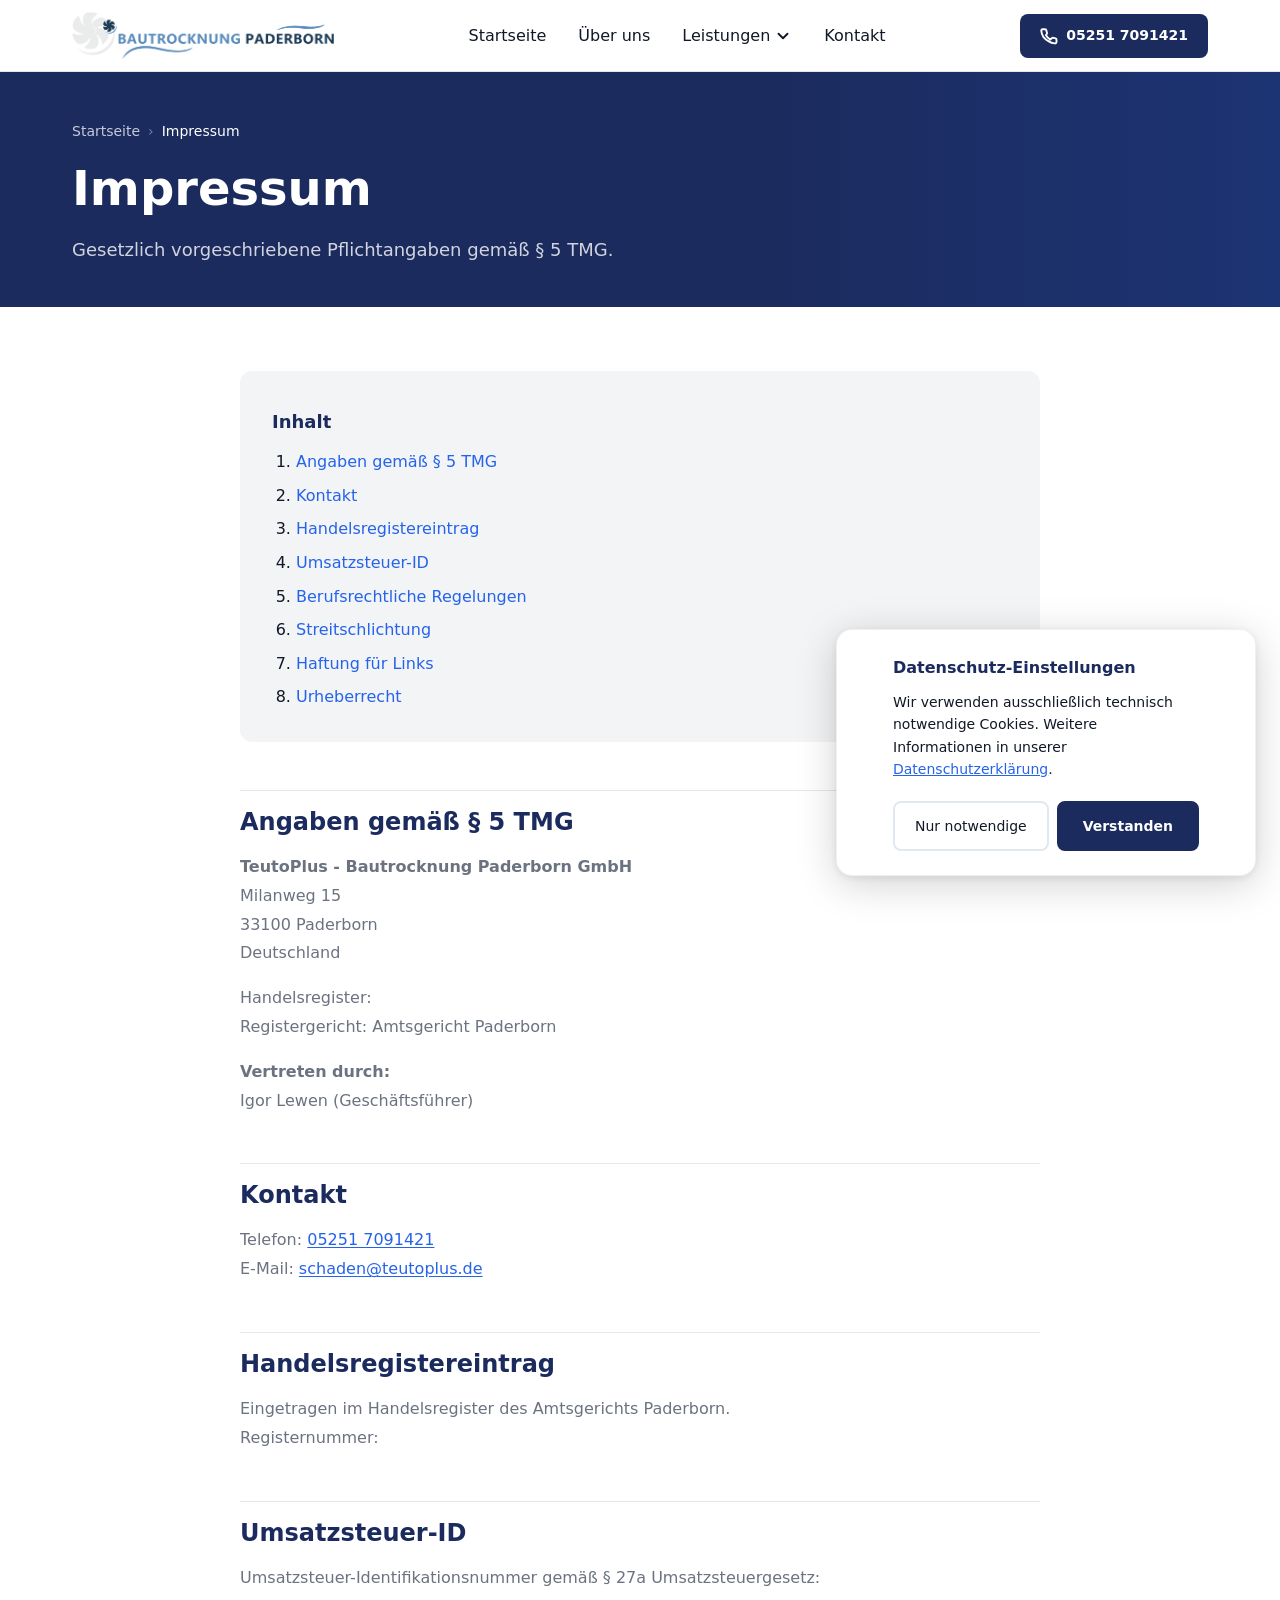
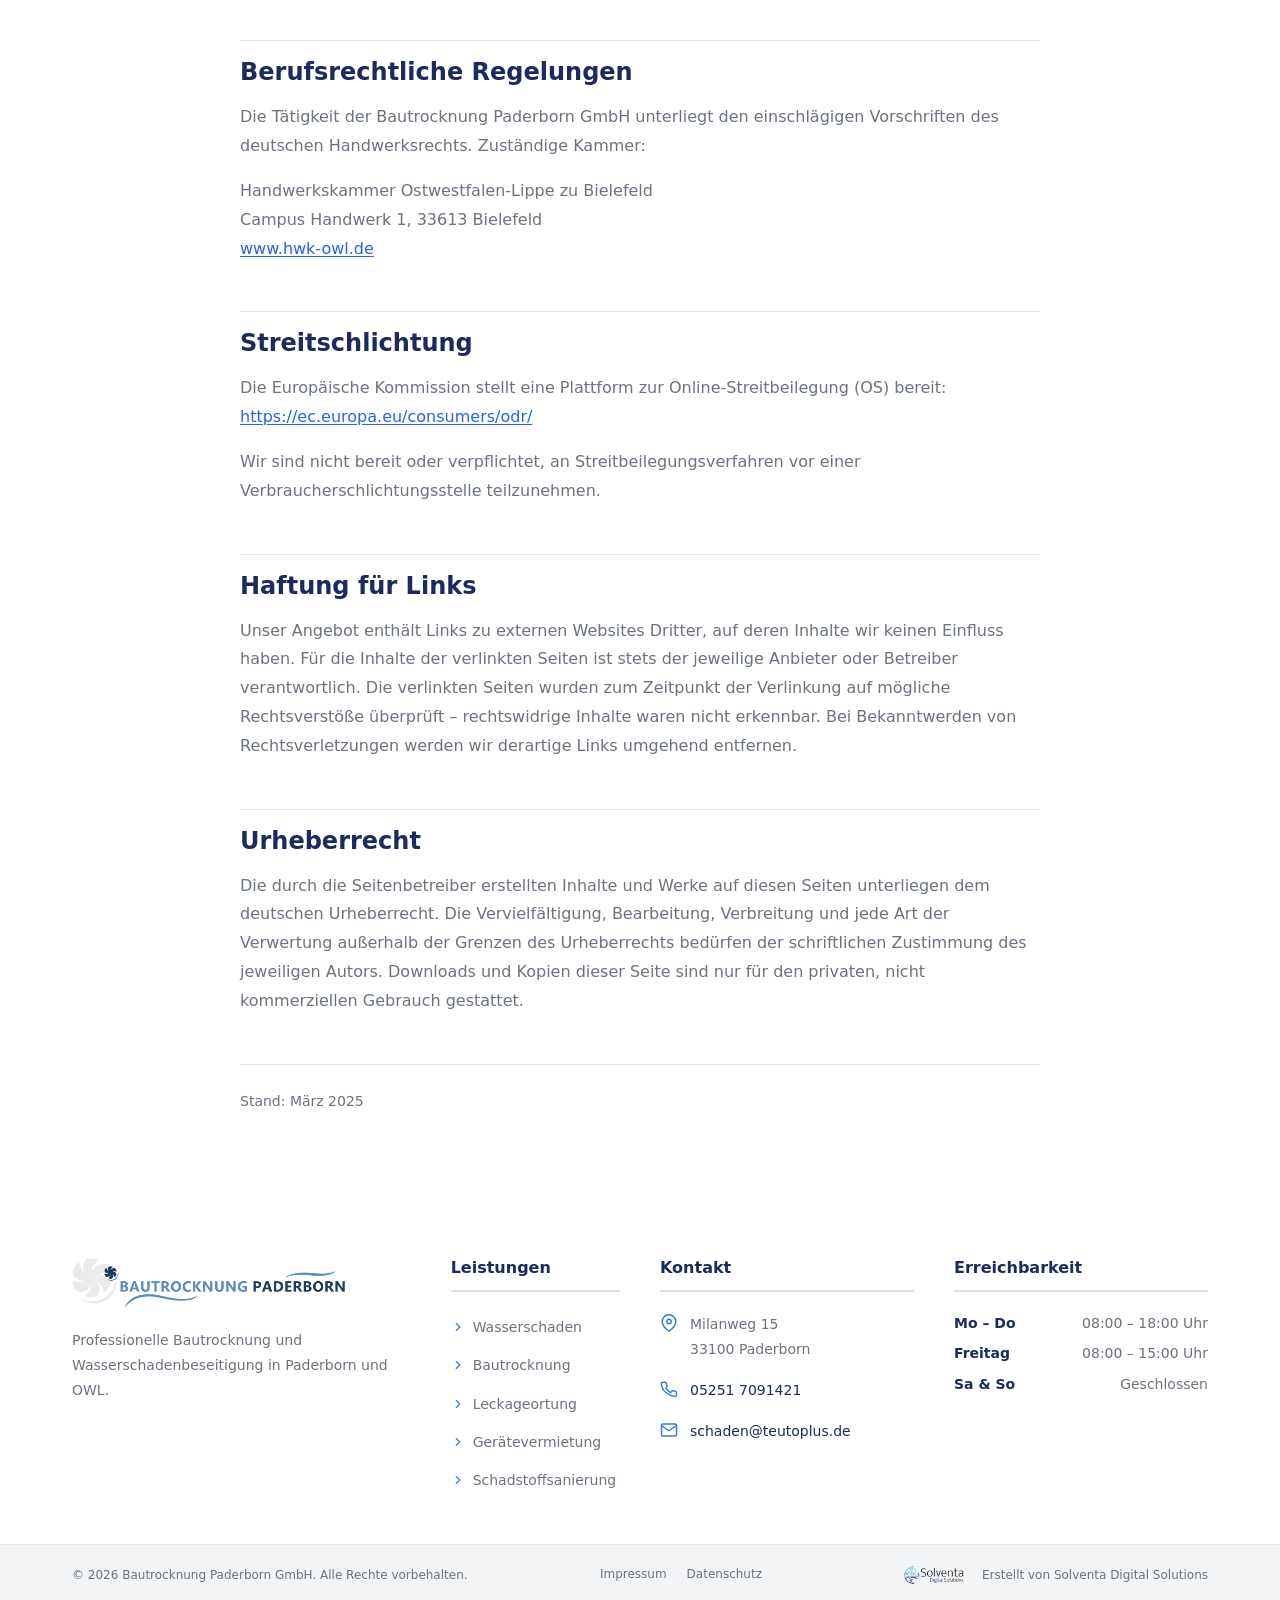
<file: impressum.html>
<!DOCTYPE html>
<html lang="de">
<head>
  <meta charset="UTF-8">
  <meta name="viewport" content="width=device-width, initial-scale=1.0">
  <meta name="description" content="Impressum der Bautrocknung Paderborn GmbH in Paderborn.">
  <meta name="robots" content="noindex, nofollow">
  <meta name="theme-color" content="#1B2B5E">
  <title>Impressum | Bautrocknung Paderborn GmbH</title>
  <link rel="stylesheet" href="css/style.css">
  <link rel="icon" type="image/png" href="assets/favicon.png">
  <!-- SEO -->
  <link rel="canonical" href="https://www.bautrocknung-pb.com/impressum">
  <meta property="og:title" content="Impressum | Bautrocknung Paderborn GmbH">
  <meta property="og:description" content="Impressum der Bautrocknung Paderborn GmbH in Paderborn.">
  <meta property="og:type" content="website">
  <meta property="og:url" content="https://www.bautrocknung-pb.com/impressum">
  <meta property="og:locale" content="de_DE">
  <meta property="og:site_name" content="Bautrocknung Paderborn GmbH">
  <meta name="twitter:card" content="summary_large_image">
  <meta name="twitter:title" content="Impressum | Bautrocknung Paderborn GmbH">
  <meta name="twitter:description" content="Impressum der Bautrocknung Paderborn GmbH in Paderborn.">
</head>
<body>
<a href="#main-content" class="skip-link">Zum Inhalt springen</a>

<!-- HEADER -->
<header class="site-header" id="site-header">
  <nav class="navbar" role="navigation" aria-label="Hauptnavigation"><div class="container"><div class="navbar__inner">
    <a href="index.html" class="navbar__logo" aria-label="Startseite"><img src="assets/images/Logo_Bautrocknung.png" alt="Bautrocknung Paderborn GmbH" class="navbar__logo-img"></a>
    <ul class="navbar-nav" role="list">
      <li><a href="index.html" class="nav-link">Startseite</a></li>
      <li><a href="ueber-uns.html" class="nav-link">Über uns</a></li>
      <li class="nav-dropdown"><button class="nav-dropdown-toggle" aria-expanded="false" aria-haspopup="true">Leistungen<svg class="dropdown-chevron icon--sm" xmlns="http://www.w3.org/2000/svg" viewBox="0 0 24 24" fill="none" stroke="currentColor" stroke-width="2.5" stroke-linecap="round" stroke-linejoin="round" aria-hidden="true"><polyline points="6 9 12 15 18 9"/></svg></button>
        <ul class="dropdown-menu" role="list"><li><a href="wasserschaden.html" class="dropdown-link"><svg xmlns="http://www.w3.org/2000/svg" viewBox="0 0 24 24" fill="none" stroke="currentColor" stroke-width="2" stroke-linecap="round" stroke-linejoin="round" aria-hidden="true"><path d="M12 2.69l5.66 5.66a8 8 0 1 1-11.31 0z"/></svg>Wasserschaden</a></li><li><a href="bautrocknung.html" class="dropdown-link"><svg xmlns="http://www.w3.org/2000/svg" viewBox="0 0 24 24" fill="none" stroke="currentColor" stroke-width="2" stroke-linecap="round" stroke-linejoin="round" aria-hidden="true"><path d="M9.59 4.59A2 2 0 1 1 11 8H2m10.59 11.41A2 2 0 1 0 14 16H2m15.73-8.27A2.5 2.5 0 1 1 19.5 12H2"/></svg>Bautrocknung</a></li><li><a href="leckageortung.html" class="dropdown-link"><svg xmlns="http://www.w3.org/2000/svg" viewBox="0 0 24 24" fill="none" stroke="currentColor" stroke-width="2" stroke-linecap="round" stroke-linejoin="round" aria-hidden="true"><circle cx="11" cy="11" r="8"/><line x1="21" y1="21" x2="16.65" y2="16.65"/></svg>Leckageortung</a></li><li><a href="vermietung.html" class="dropdown-link"><svg xmlns="http://www.w3.org/2000/svg" viewBox="0 0 24 24" fill="none" stroke="currentColor" stroke-width="2" stroke-linecap="round" stroke-linejoin="round" aria-hidden="true"><rect x="1" y="3" width="15" height="13" rx="1"/><polygon points="16 8 20 8 23 11 23 16 16 16 16 8"/><circle cx="5.5" cy="18.5" r="2.5"/><circle cx="18.5" cy="18.5" r="2.5"/></svg>Ger&auml;tevermietung</a></li><li><a href="schadstoffsanierung.html" class="dropdown-link"><svg xmlns="http://www.w3.org/2000/svg" viewBox="0 0 24 24" fill="none" stroke="currentColor" stroke-width="2" stroke-linecap="round" stroke-linejoin="round" aria-hidden="true"><path d="M10.29 3.86L1.82 18a2 2 0 0 0 1.71 3h16.94a2 2 0 0 0 1.71-3L13.71 3.86a2 2 0 0 0-3.42 0z"/><line x1="12" y1="9" x2="12" y2="13"/><line x1="12" y1="17" x2="12.01" y2="17"/></svg>Schadstoffsanierung</a></li></ul>
      </li>
      <li><a href="kontakt.html" class="nav-link">Kontakt</a></li>
    </ul>
    <a href="tel:+4952517091421" class="nav-emergency"><svg xmlns="http://www.w3.org/2000/svg" viewBox="0 0 24 24" fill="none" stroke="currentColor" stroke-width="2.5" stroke-linecap="round" stroke-linejoin="round" aria-hidden="true"><path d="M22 16.92v3a2 2 0 0 1-2.18 2 19.79 19.79 0 0 1-8.63-3.07A19.5 19.5 0 0 1 4.69 13.5a19.79 19.79 0 0 1-3.07-8.67A2 2 0 0 1 3.6 3h3a2 2 0 0 1 2 1.72c.127.96.361 1.903.7 2.81a2 2 0 0 1-.45 2.11L7.91 10.91a16 16 0 0 0 5.94 5.94l1.98-1.98a2 2 0 0 1 2.11-.45c.907.339 1.85.573 2.81.7A2 2 0 0 1 22 16.92z"/></svg>05251 7091421</a>
    <button class="hamburger" id="hamburger" aria-expanded="false" aria-controls="mobile-menu" aria-label="Men&uuml; &ouml;ffnen"><span class="hamburger__line" aria-hidden="true"></span><span class="hamburger__line" aria-hidden="true"></span><span class="hamburger__line" aria-hidden="true"></span></button>
  </div></div></nav>
  <div class="mobile-menu" id="mobile-menu" role="navigation" aria-label="Mobile Navigation"><div class="mobile-menu__inner"><ul role="list">
    <li><a href="index.html" class="mobile-nav-link"><svg xmlns="http://www.w3.org/2000/svg" viewBox="0 0 24 24" fill="none" stroke="currentColor" stroke-width="2" stroke-linecap="round" stroke-linejoin="round" width="20" height="20" aria-hidden="true"><path d="M3 9l9-7 9 7v11a2 2 0 0 1-2 2H5a2 2 0 0 1-2-2z"/><polyline points="9 22 9 12 15 12 15 22"/></svg>Startseite</a></li>
    <li><a href="ueber-uns.html" class="mobile-nav-link"><svg xmlns="http://www.w3.org/2000/svg" viewBox="0 0 24 24" fill="none" stroke="currentColor" stroke-width="2" stroke-linecap="round" stroke-linejoin="round" width="20" height="20" aria-hidden="true"><path d="M17 21v-2a4 4 0 0 0-4-4H5a4 4 0 0 0-4 4v2"/><circle cx="9" cy="7" r="4"/><path d="M23 21v-2a4 4 0 0 0-3-3.87"/><path d="M16 3.13a4 4 0 0 1 0 7.75"/></svg>Über uns</a></li>
    <li><span class="mobile-dropdown-label">Leistungen</span></li>
    <li><a href="wasserschaden.html" class="mobile-sub-link"><svg xmlns="http://www.w3.org/2000/svg" viewBox="0 0 24 24" fill="none" stroke="currentColor" stroke-width="2" stroke-linecap="round" stroke-linejoin="round" aria-hidden="true"><path d="M12 2.69l5.66 5.66a8 8 0 1 1-11.31 0z"/></svg>Wasserschaden</a></li>
    <li><a href="bautrocknung.html" class="mobile-sub-link"><svg xmlns="http://www.w3.org/2000/svg" viewBox="0 0 24 24" fill="none" stroke="currentColor" stroke-width="2" stroke-linecap="round" stroke-linejoin="round" aria-hidden="true"><path d="M9.59 4.59A2 2 0 1 1 11 8H2m10.59 11.41A2 2 0 1 0 14 16H2m15.73-8.27A2.5 2.5 0 1 1 19.5 12H2"/></svg>Bautrocknung</a></li>
    <li><a href="leckageortung.html" class="mobile-sub-link"><svg xmlns="http://www.w3.org/2000/svg" viewBox="0 0 24 24" fill="none" stroke="currentColor" stroke-width="2" stroke-linecap="round" stroke-linejoin="round" aria-hidden="true"><circle cx="11" cy="11" r="8"/><line x1="21" y1="21" x2="16.65" y2="16.65"/></svg>Leckageortung</a></li>
    <li><a href="vermietung.html" class="mobile-sub-link"><svg xmlns="http://www.w3.org/2000/svg" viewBox="0 0 24 24" fill="none" stroke="currentColor" stroke-width="2" stroke-linecap="round" stroke-linejoin="round" aria-hidden="true"><rect x="1" y="3" width="15" height="13" rx="1"/><polygon points="16 8 20 8 23 11 23 16 16 16 16 8"/><circle cx="5.5" cy="18.5" r="2.5"/><circle cx="18.5" cy="18.5" r="2.5"/></svg>Ger&auml;tevermietung</a></li>
    <li><a href="schadstoffsanierung.html" class="mobile-sub-link"><svg xmlns="http://www.w3.org/2000/svg" viewBox="0 0 24 24" fill="none" stroke="currentColor" stroke-width="2" stroke-linecap="round" stroke-linejoin="round" aria-hidden="true"><path d="M10.29 3.86L1.82 18a2 2 0 0 0 1.71 3h16.94a2 2 0 0 0 1.71-3L13.71 3.86a2 2 0 0 0-3.42 0z"/><line x1="12" y1="9" x2="12" y2="13"/><line x1="12" y1="17" x2="12.01" y2="17"/></svg>Schadstoffsanierung</a></li>
    <li><a href="kontakt.html" class="mobile-nav-link"><svg xmlns="http://www.w3.org/2000/svg" viewBox="0 0 24 24" fill="none" stroke="currentColor" stroke-width="2" stroke-linecap="round" stroke-linejoin="round" width="20" height="20" aria-hidden="true"><path d="M21 15a2 2 0 0 1-2 2H7l-4 4V5a2 2 0 0 1 2-2h14a2 2 0 0 1 2 2z"/></svg>Kontakt</a></li>
  </ul><a href="tel:+4952517091421" class="mobile-menu__emergency"><svg xmlns="http://www.w3.org/2000/svg" viewBox="0 0 24 24" fill="none" stroke="currentColor" stroke-width="2.5" stroke-linecap="round" stroke-linejoin="round" width="24" height="24" aria-hidden="true"><path d="M22 16.92v3a2 2 0 0 1-2.18 2 19.79 19.79 0 0 1-8.63-3.07A19.5 19.5 0 0 1 4.69 13.5a19.79 19.79 0 0 1-3.07-8.67A2 2 0 0 1 3.6 3h3a2 2 0 0 1 2 1.72c.127.96.361 1.903.7 2.81a2 2 0 0 1-.45 2.11L7.91 10.91a16 16 0 0 0 5.94 5.94l1.98-1.98a2 2 0 0 1 2.11-.45c.907.339 1.85.573 2.81.7A2 2 0 0 1 22 16.92z"/></svg>05251 7091421</a></div></div>
</header>

<main id="main-content">
  <section class="hero-inner" aria-labelledby="page-title">
    <div class="container"><div class="hero-inner__content">
      <nav class="breadcrumb" aria-label="Brotkrumennavigation">
        <span class="breadcrumb__item"><a href="index.html">Startseite</a></span>
        <span class="breadcrumb__separator" aria-hidden="true">›</span>
        <span class="breadcrumb__item--active" aria-current="page">Impressum</span>
      </nav>
      <h1 class="hero-inner__title" id="page-title">Impressum</h1>
      <p class="hero-inner__lead">Gesetzlich vorgeschriebene Pflichtangaben gem&auml;&szlig; &sect; 5 TMG.</p>
    </div></div>
  </section>

  <section class="legal-page" aria-label="Impressum">
    <div class="container">
      <div class="legal-content">

        <nav class="legal-toc" aria-label="Inhaltsverzeichnis">
          <h2>Inhalt</h2>
          <ol>
            <li><a href="#angaben">Angaben gem&auml;&szlig; &sect;&nbsp;5 TMG</a></li>
            <li><a href="#kontakt-imp">Kontakt</a></li>
            <li><a href="#registrierung">Handelsregistereintrag</a></li>
            <li><a href="#ustid">Umsatzsteuer-ID</a></li>
            <li><a href="#berufsrecht">Berufsrechtliche Regelungen</a></li>
            <li><a href="#streitschlichtung">Streitschlichtung</a></li>
            <li><a href="#haftung-links">Haftung f&uuml;r Links</a></li>
            <li><a href="#urheberrecht">Urheberrecht</a></li>
          </ol>
        </nav>

        <h2 id="angaben">Angaben gem&auml;&szlig; &sect; 5 TMG</h2>
        <p>
          <strong>TeutoPlus - Bautrocknung Paderborn GmbH</strong><br>
          Milanweg 15<br>
          33100 Paderborn<br>
          Deutschland
        </p>
        <p>
          Handelsregister: <!-- TODO: HRB-Nummer --><br>
          Registergericht: Amtsgericht Paderborn
        </p>
        <p>
          <strong>Vertreten durch:</strong><br>
          Igor Lewen (Gesch&auml;ftsf&uuml;hrer)
        </p>

        <h2 id="kontakt-imp">Kontakt</h2>
        <p>
          Telefon: <a href="tel:+4952517091421">05251 7091421</a><br>
          E-Mail: <a href="mailto:schaden@teutoplus.de">schaden@teutoplus.de</a>
        </p>

        <h2 id="registrierung">Handelsregistereintrag</h2>
        <p>
          Eingetragen im Handelsregister des Amtsgerichts Paderborn.<br>
          Registernummer: <!-- TODO: HRB-Nummer -->
        </p>

        <h2 id="ustid">Umsatzsteuer-ID</h2>
        <p>
          Umsatzsteuer-Identifikationsnummer gem&auml;&szlig; &sect; 27a Umsatzsteuergesetz:<br>
          <!-- TODO: USt-ID eintragen -->
        </p>

        <h2 id="berufsrecht">Berufsrechtliche Regelungen</h2>
        <p>
          Die T&auml;tigkeit der Bautrocknung Paderborn GmbH unterliegt den einschl&auml;gigen Vorschriften des deutschen Handwerksrechts. Zust&auml;ndige Kammer:
        </p>
        <p>
          Handwerkskammer Ostwestfalen-Lippe zu Bielefeld<br>
          Campus Handwerk 1, 33613 Bielefeld<br>
          <a href="https://www.hwk-owl.de" target="_blank" rel="noopener noreferrer">www.hwk-owl.de</a>
        </p>

        <h2 id="streitschlichtung">Streitschlichtung</h2>
        <p>
          Die Europ&auml;ische Kommission stellt eine Plattform zur Online-Streitbeilegung (OS) bereit:
          <a href="https://ec.europa.eu/consumers/odr/" target="_blank" rel="noopener noreferrer">https://ec.europa.eu/consumers/odr/</a>
        </p>
        <p>
          Wir sind nicht bereit oder verpflichtet, an Streitbeilegungsverfahren vor einer Verbraucherschlichtungsstelle teilzunehmen.
        </p>

        <h2 id="haftung-links">Haftung f&uuml;r Links</h2>
        <p>
          Unser Angebot enth&auml;lt Links zu externen Websites Dritter, auf deren Inhalte wir keinen Einfluss haben. F&uuml;r die Inhalte der verlinkten Seiten ist stets der jeweilige Anbieter oder Betreiber verantwortlich. Die verlinkten Seiten wurden zum Zeitpunkt der Verlinkung auf m&ouml;gliche Rechtsverst&ouml;&szlig;e &uuml;berpr&uuml;ft &ndash; rechtswidrige Inhalte waren nicht erkennbar. Bei Bekanntwerden von Rechtsverletzungen werden wir derartige Links umgehend entfernen.
        </p>

        <h2 id="urheberrecht">Urheberrecht</h2>
        <p>
          Die durch die Seitenbetreiber erstellten Inhalte und Werke auf diesen Seiten unterliegen dem deutschen Urheberrecht. Die Vervielf&auml;ltigung, Bearbeitung, Verbreitung und jede Art der Verwertung au&szlig;erhalb der Grenzen des Urheberrechts bed&uuml;rfen der schriftlichen Zustimmung des jeweiligen Autors. Downloads und Kopien dieser Seite sind nur f&uuml;r den privaten, nicht kommerziellen Gebrauch gestattet.
        </p>

        <p style="margin-top:var(--space-12);padding-top:var(--space-6);border-top:1px solid var(--color-gray-border);font-size:var(--font-size-sm);color:var(--color-gray);">
          Stand: M&auml;rz 2025
        </p>

      </div>
    </div>
  </section>
</main>

<!-- FOOTER -->
<footer class="site-footer" role="contentinfo">
  <div class="footer-main"><div class="container"><div class="footer-grid">
    <div class="footer-col"><a href="index.html" class="footer-logo"><img src="assets/images/Logo_Bautrocknung.png" alt="Bautrocknung Paderborn GmbH" class="footer-logo__img"></a><p class="footer-tagline">Professionelle Bautrocknung und Wasserschadenbeseitigung in Paderborn und OWL.</p></div>
    <div class="footer-col"><h3 class="footer-col__title">Leistungen</h3><ul class="footer-nav-list" role="list"><li><a href="wasserschaden.html" class="footer-nav-link"><svg xmlns="http://www.w3.org/2000/svg" viewBox="0 0 24 24" fill="none" stroke="currentColor" stroke-width="2" stroke-linecap="round" stroke-linejoin="round" aria-hidden="true"><polyline points="9 18 15 12 9 6"/></svg>Wasserschaden</a></li><li><a href="bautrocknung.html" class="footer-nav-link"><svg xmlns="http://www.w3.org/2000/svg" viewBox="0 0 24 24" fill="none" stroke="currentColor" stroke-width="2" stroke-linecap="round" stroke-linejoin="round" aria-hidden="true"><polyline points="9 18 15 12 9 6"/></svg>Bautrocknung</a></li><li><a href="leckageortung.html" class="footer-nav-link"><svg xmlns="http://www.w3.org/2000/svg" viewBox="0 0 24 24" fill="none" stroke="currentColor" stroke-width="2" stroke-linecap="round" stroke-linejoin="round" aria-hidden="true"><polyline points="9 18 15 12 9 6"/></svg>Leckageortung</a></li><li><a href="vermietung.html" class="footer-nav-link"><svg xmlns="http://www.w3.org/2000/svg" viewBox="0 0 24 24" fill="none" stroke="currentColor" stroke-width="2" stroke-linecap="round" stroke-linejoin="round" aria-hidden="true"><polyline points="9 18 15 12 9 6"/></svg>Ger&auml;tevermietung</a></li><li><a href="schadstoffsanierung.html" class="footer-nav-link"><svg xmlns="http://www.w3.org/2000/svg" viewBox="0 0 24 24" fill="none" stroke="currentColor" stroke-width="2" stroke-linecap="round" stroke-linejoin="round" aria-hidden="true"><polyline points="9 18 15 12 9 6"/></svg>Schadstoffsanierung</a></li></ul></div>
    <div class="footer-col"><h3 class="footer-col__title">Kontakt</h3><ul class="footer-contact-list" role="list"><li class="footer-contact-item"><svg xmlns="http://www.w3.org/2000/svg" viewBox="0 0 24 24" fill="none" stroke="currentColor" stroke-width="2" stroke-linecap="round" stroke-linejoin="round" aria-hidden="true"><path d="M21 10c0 7-9 13-9 13s-9-6-9-13a9 9 0 0 1 18 0z"/><circle cx="12" cy="10" r="3"/></svg><span>Milanweg 15<br>33100 Paderborn</span></li><li class="footer-contact-item"><svg xmlns="http://www.w3.org/2000/svg" viewBox="0 0 24 24" fill="none" stroke="currentColor" stroke-width="2" stroke-linecap="round" stroke-linejoin="round" aria-hidden="true"><path d="M22 16.92v3a2 2 0 0 1-2.18 2 19.79 19.79 0 0 1-8.63-3.07A19.5 19.5 0 0 1 4.69 13.5a19.79 19.79 0 0 1-3.07-8.67A2 2 0 0 1 3.6 3h3a2 2 0 0 1 2 1.72c.127.96.361 1.903.7 2.81a2 2 0 0 1-.45 2.11L7.91 10.91a16 16 0 0 0 5.94 5.94l1.98-1.98a2 2 0 0 1 2.11-.45c.907.339 1.85.573 2.81.7A2 2 0 0 1 22 16.92z"/></svg><a href="tel:+4952517091421">05251 7091421</a></li><li class="footer-contact-item"><svg xmlns="http://www.w3.org/2000/svg" viewBox="0 0 24 24" fill="none" stroke="currentColor" stroke-width="2" stroke-linecap="round" stroke-linejoin="round" aria-hidden="true"><path d="M4 4h16c1.1 0 2 .9 2 2v12c0 1.1-.9 2-2 2H4c-1.1 0-2-.9-2-2V6c0-1.1.9-2 2-2z"/><polyline points="22,6 12,13 2,6"/></svg><a href="mailto:schaden@teutoplus.de">schaden@teutoplus.de</a></li></ul></div>
    <div class="footer-col"><h3 class="footer-col__title">Erreichbarkeit</h3><div class="footer-hours"><div class="footer-hours-row"><span><strong>Mo &ndash; Do</strong></span><span>08:00 &ndash; 18:00 Uhr</span></div><div class="footer-hours-row"><span><strong>Freitag</strong></span><span>08:00 &ndash; 15:00 Uhr</span></div><div class="footer-hours-row"><span><strong>Sa &amp; So</strong></span><span>Geschlossen</span></div></div></div>
  </div></div></div>
  <div class="footer-bottom"><div class="container"><div class="footer-bottom__inner"><p class="footer-bottom__copy">&copy; <span id="footer-year"></span> Bautrocknung Paderborn GmbH. Alle Rechte vorbehalten.</p><nav class="footer-bottom__links" aria-label="Rechtliche Links"><a href="impressum.html" class="footer-bottom__link">Impressum</a><a href="datenschutz.html" class="footer-bottom__link">Datenschutz</a></nav><div class="footer-bottom__credit"><a href="https://www.solventa-digital.de" target="_blank" rel="noopener noreferrer"><img src="assets/images/solventa_logo_klein.png" alt="Solventa Digital Solutions"><span>Erstellt von Solventa Digital Solutions</span></a></div></div></div></div>
</footer>

<div class="cookie-banner" id="cookie-banner" hidden role="dialog" aria-labelledby="cookie-title" aria-describedby="cookie-desc"><div class="container"><div class="cookie-banner__inner"><div class="cookie-banner__text"><p class="cookie-banner__title" id="cookie-title">Datenschutz-Einstellungen</p><p class="cookie-banner__desc" id="cookie-desc">Wir verwenden ausschlie&szlig;lich technisch notwendige Cookies. Weitere Informationen in unserer <a href="datenschutz.html">Datenschutzerkl&auml;rung</a>.</p></div><div class="cookie-banner__actions"><button class="cookie-banner__btn-decline" id="cookie-decline" type="button">Nur notwendige</button><button class="cookie-banner__btn-accept" id="cookie-accept" type="button">Verstanden</button></div></div></div></div>

<script src="js/main.js"></script>
<script>var y=document.getElementById('footer-year');if(y)y.textContent=new Date().getFullYear();</script>
</body>
</html>
</file>
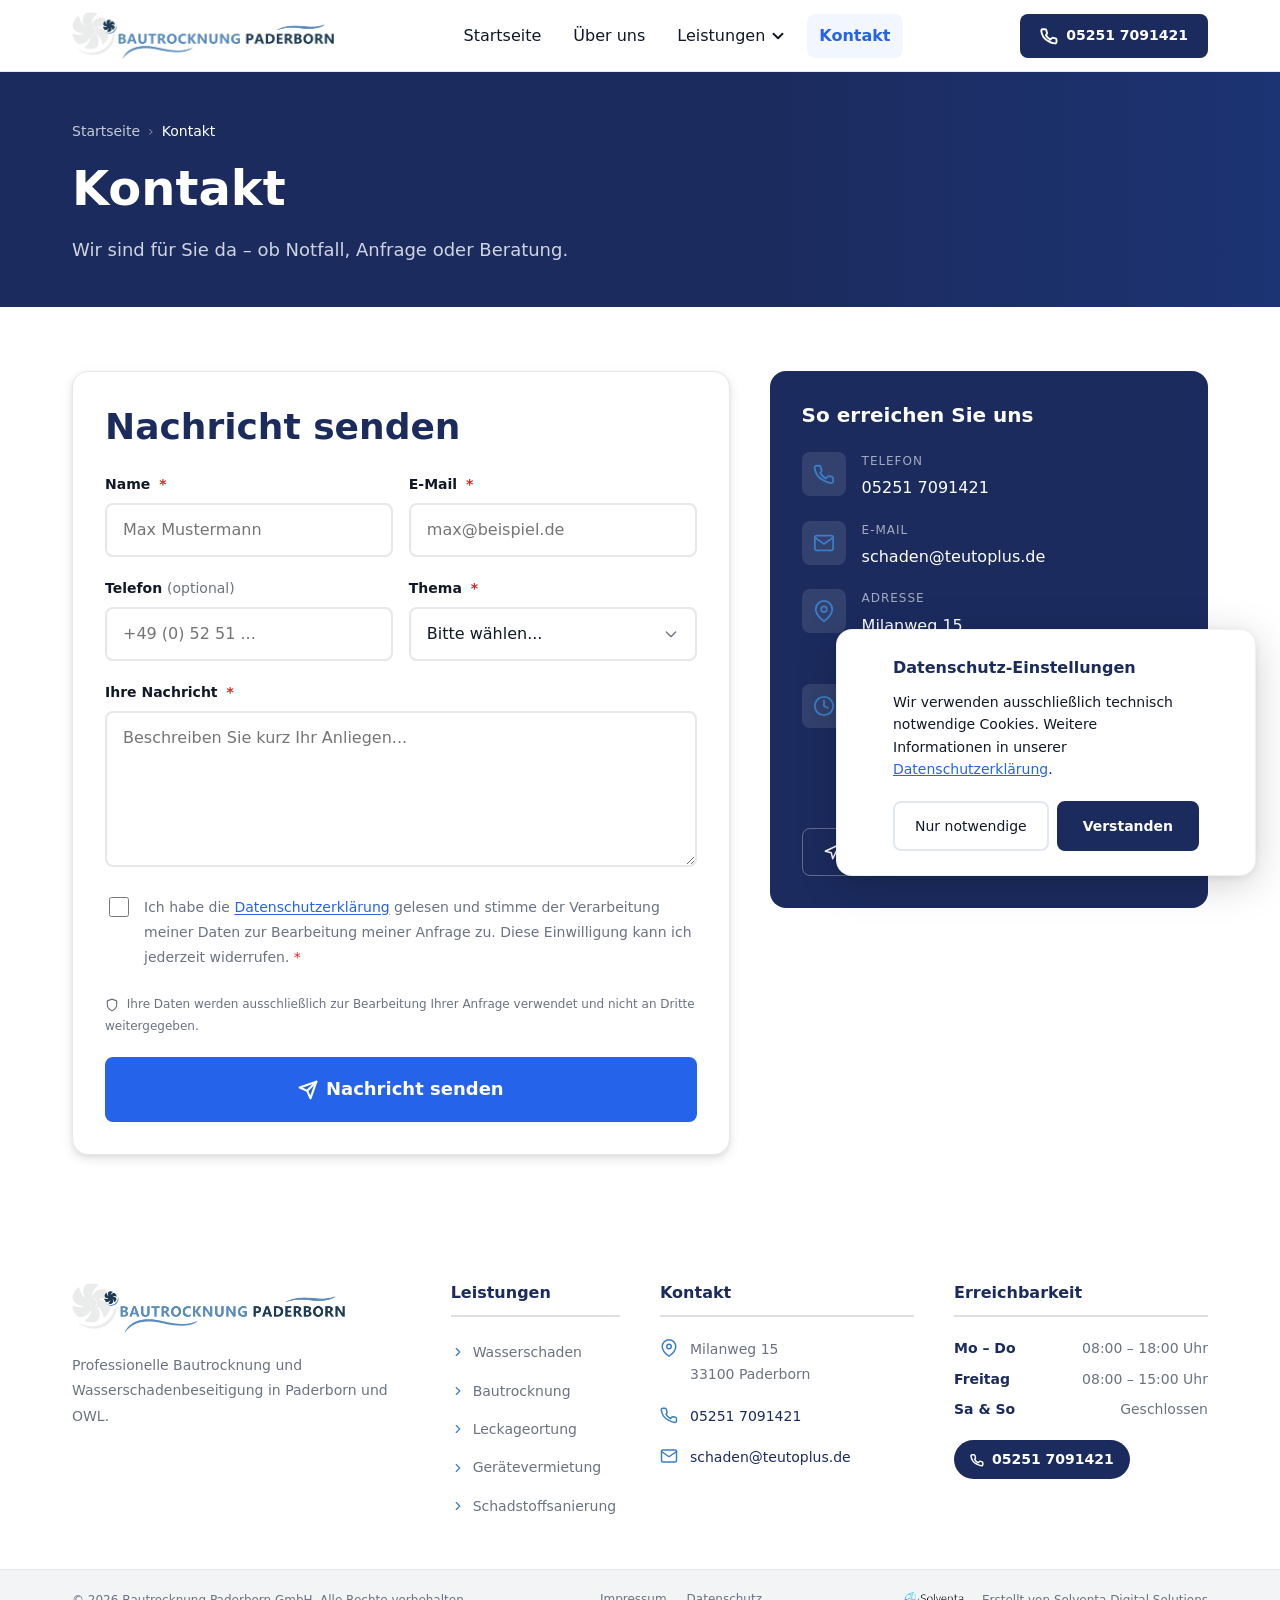
<file: kontakt.html>
<!DOCTYPE html>
<html lang="de">
<head>
  <meta charset="UTF-8">
  <meta name="viewport" content="width=device-width, initial-scale=1.0">
  <meta name="description" content="Kontaktieren Sie Bautrocknung Paderborn GmbH in Paderborn. Telefon, Kontaktformular und Adresse &ndash; wir helfen schnell und zuverl&auml;ssig.">
  <meta name="robots" content="index, follow">
  <meta name="theme-color" content="#1B2B5E">
  <title>Kontakt | Bautrocknung Paderborn GmbH | Paderborn</title>
  <link rel="stylesheet" href="css/style.css">
  <link rel="icon" type="image/png" href="assets/favicon.png">
  <!-- SEO -->
  <link rel="canonical" href="https://www.bautrocknung-pb.com/kontakt">
  <meta property="og:title" content="Kontakt | Bautrocknung Paderborn GmbH | Paderborn">
  <meta property="og:description" content="Kontaktieren Sie Bautrocknung Paderborn GmbH in Paderborn. Telefon, Kontaktformular und Adresse – wir helfen schnell und zuverlässig.">
  <meta property="og:type" content="website">
  <meta property="og:url" content="https://www.bautrocknung-pb.com/kontakt">
  <meta property="og:locale" content="de_DE">
  <meta property="og:site_name" content="Bautrocknung Paderborn GmbH">
  <meta property="og:image" content="https://www.bautrocknung-pb.com/assets/images/Logo_Bautrocknung.png">
  <meta name="twitter:card" content="summary_large_image">
  <meta name="twitter:title" content="Kontakt | Bautrocknung Paderborn GmbH | Paderborn">
  <meta name="twitter:description" content="Kontaktieren Sie Bautrocknung Paderborn GmbH in Paderborn. Telefon, Kontaktformular und Adresse – wir helfen schnell und zuverlässig.">
</head>
<body>
<a href="#main-content" class="skip-link">Zum Inhalt springen</a>

<!-- HEADER -->
<header class="site-header" id="site-header">
  <nav class="navbar" role="navigation" aria-label="Hauptnavigation"><div class="container"><div class="navbar__inner">
    <a href="index.html" class="navbar__logo" aria-label="Startseite"><img src="assets/images/Logo_Bautrocknung.png" alt="Bautrocknung Paderborn GmbH" class="navbar__logo-img"></a>
    <ul class="navbar-nav" role="list">
      <li><a href="index.html" class="nav-link">Startseite</a></li>
      <li><a href="ueber-uns.html" class="nav-link">Über uns</a></li>
      <li class="nav-dropdown"><button class="nav-dropdown-toggle" aria-expanded="false" aria-haspopup="true">Leistungen<svg class="dropdown-chevron icon--sm" xmlns="http://www.w3.org/2000/svg" viewBox="0 0 24 24" fill="none" stroke="currentColor" stroke-width="2.5" stroke-linecap="round" stroke-linejoin="round" aria-hidden="true"><polyline points="6 9 12 15 18 9"/></svg></button>
        <ul class="dropdown-menu" role="list"><li><a href="wasserschaden.html" class="dropdown-link"><svg xmlns="http://www.w3.org/2000/svg" viewBox="0 0 24 24" fill="none" stroke="currentColor" stroke-width="2" stroke-linecap="round" stroke-linejoin="round" aria-hidden="true"><path d="M12 2.69l5.66 5.66a8 8 0 1 1-11.31 0z"/></svg>Wasserschaden</a></li><li><a href="bautrocknung.html" class="dropdown-link"><svg xmlns="http://www.w3.org/2000/svg" viewBox="0 0 24 24" fill="none" stroke="currentColor" stroke-width="2" stroke-linecap="round" stroke-linejoin="round" aria-hidden="true"><path d="M9.59 4.59A2 2 0 1 1 11 8H2m10.59 11.41A2 2 0 1 0 14 16H2m15.73-8.27A2.5 2.5 0 1 1 19.5 12H2"/></svg>Bautrocknung</a></li><li><a href="leckageortung.html" class="dropdown-link"><svg xmlns="http://www.w3.org/2000/svg" viewBox="0 0 24 24" fill="none" stroke="currentColor" stroke-width="2" stroke-linecap="round" stroke-linejoin="round" aria-hidden="true"><circle cx="11" cy="11" r="8"/><line x1="21" y1="21" x2="16.65" y2="16.65"/></svg>Leckageortung</a></li><li><a href="vermietung.html" class="dropdown-link"><svg xmlns="http://www.w3.org/2000/svg" viewBox="0 0 24 24" fill="none" stroke="currentColor" stroke-width="2" stroke-linecap="round" stroke-linejoin="round" aria-hidden="true"><rect x="1" y="3" width="15" height="13" rx="1"/><polygon points="16 8 20 8 23 11 23 16 16 16 16 8"/><circle cx="5.5" cy="18.5" r="2.5"/><circle cx="18.5" cy="18.5" r="2.5"/></svg>Ger&auml;tevermietung</a></li><li><a href="schadstoffsanierung.html" class="dropdown-link"><svg xmlns="http://www.w3.org/2000/svg" viewBox="0 0 24 24" fill="none" stroke="currentColor" stroke-width="2" stroke-linecap="round" stroke-linejoin="round" aria-hidden="true"><path d="M10.29 3.86L1.82 18a2 2 0 0 0 1.71 3h16.94a2 2 0 0 0 1.71-3L13.71 3.86a2 2 0 0 0-3.42 0z"/><line x1="12" y1="9" x2="12" y2="13"/><line x1="12" y1="17" x2="12.01" y2="17"/></svg>Schadstoffsanierung</a></li></ul>
      </li>
      <li><a href="kontakt.html" class="nav-link">Kontakt</a></li>
    </ul>
    <a href="tel:+4952517091421" class="nav-emergency"><svg xmlns="http://www.w3.org/2000/svg" viewBox="0 0 24 24" fill="none" stroke="currentColor" stroke-width="2.5" stroke-linecap="round" stroke-linejoin="round" aria-hidden="true"><path d="M22 16.92v3a2 2 0 0 1-2.18 2 19.79 19.79 0 0 1-8.63-3.07A19.5 19.5 0 0 1 4.69 13.5a19.79 19.79 0 0 1-3.07-8.67A2 2 0 0 1 3.6 3h3a2 2 0 0 1 2 1.72c.127.96.361 1.903.7 2.81a2 2 0 0 1-.45 2.11L7.91 10.91a16 16 0 0 0 5.94 5.94l1.98-1.98a2 2 0 0 1 2.11-.45c.907.339 1.85.573 2.81.7A2 2 0 0 1 22 16.92z"/></svg>05251 7091421</a>
    <button class="hamburger" id="hamburger" aria-expanded="false" aria-controls="mobile-menu" aria-label="Men&uuml; &ouml;ffnen"><span class="hamburger__line" aria-hidden="true"></span><span class="hamburger__line" aria-hidden="true"></span><span class="hamburger__line" aria-hidden="true"></span></button>
  </div></div></nav>
  <div class="mobile-menu" id="mobile-menu" role="navigation" aria-label="Mobile Navigation"><div class="mobile-menu__inner"><ul role="list">
    <li><a href="index.html" class="mobile-nav-link"><svg xmlns="http://www.w3.org/2000/svg" viewBox="0 0 24 24" fill="none" stroke="currentColor" stroke-width="2" stroke-linecap="round" stroke-linejoin="round" width="20" height="20" aria-hidden="true"><path d="M3 9l9-7 9 7v11a2 2 0 0 1-2 2H5a2 2 0 0 1-2-2z"/><polyline points="9 22 9 12 15 12 15 22"/></svg>Startseite</a></li>
    <li><a href="ueber-uns.html" class="mobile-nav-link"><svg xmlns="http://www.w3.org/2000/svg" viewBox="0 0 24 24" fill="none" stroke="currentColor" stroke-width="2" stroke-linecap="round" stroke-linejoin="round" width="20" height="20" aria-hidden="true"><path d="M17 21v-2a4 4 0 0 0-4-4H5a4 4 0 0 0-4 4v2"/><circle cx="9" cy="7" r="4"/><path d="M23 21v-2a4 4 0 0 0-3-3.87"/><path d="M16 3.13a4 4 0 0 1 0 7.75"/></svg>Über uns</a></li>
    <li><span class="mobile-dropdown-label">Leistungen</span></li>
    <li><a href="wasserschaden.html" class="mobile-sub-link"><svg xmlns="http://www.w3.org/2000/svg" viewBox="0 0 24 24" fill="none" stroke="currentColor" stroke-width="2" stroke-linecap="round" stroke-linejoin="round" aria-hidden="true"><path d="M12 2.69l5.66 5.66a8 8 0 1 1-11.31 0z"/></svg>Wasserschaden</a></li>
    <li><a href="bautrocknung.html" class="mobile-sub-link"><svg xmlns="http://www.w3.org/2000/svg" viewBox="0 0 24 24" fill="none" stroke="currentColor" stroke-width="2" stroke-linecap="round" stroke-linejoin="round" aria-hidden="true"><path d="M9.59 4.59A2 2 0 1 1 11 8H2m10.59 11.41A2 2 0 1 0 14 16H2m15.73-8.27A2.5 2.5 0 1 1 19.5 12H2"/></svg>Bautrocknung</a></li>
    <li><a href="leckageortung.html" class="mobile-sub-link"><svg xmlns="http://www.w3.org/2000/svg" viewBox="0 0 24 24" fill="none" stroke="currentColor" stroke-width="2" stroke-linecap="round" stroke-linejoin="round" aria-hidden="true"><circle cx="11" cy="11" r="8"/><line x1="21" y1="21" x2="16.65" y2="16.65"/></svg>Leckageortung</a></li>
    <li><a href="vermietung.html" class="mobile-sub-link"><svg xmlns="http://www.w3.org/2000/svg" viewBox="0 0 24 24" fill="none" stroke="currentColor" stroke-width="2" stroke-linecap="round" stroke-linejoin="round" aria-hidden="true"><rect x="1" y="3" width="15" height="13" rx="1"/><polygon points="16 8 20 8 23 11 23 16 16 16 16 8"/><circle cx="5.5" cy="18.5" r="2.5"/><circle cx="18.5" cy="18.5" r="2.5"/></svg>Ger&auml;tevermietung</a></li>
    <li><a href="schadstoffsanierung.html" class="mobile-sub-link"><svg xmlns="http://www.w3.org/2000/svg" viewBox="0 0 24 24" fill="none" stroke="currentColor" stroke-width="2" stroke-linecap="round" stroke-linejoin="round" aria-hidden="true"><path d="M10.29 3.86L1.82 18a2 2 0 0 0 1.71 3h16.94a2 2 0 0 0 1.71-3L13.71 3.86a2 2 0 0 0-3.42 0z"/><line x1="12" y1="9" x2="12" y2="13"/><line x1="12" y1="17" x2="12.01" y2="17"/></svg>Schadstoffsanierung</a></li>
    <li><a href="kontakt.html" class="mobile-nav-link"><svg xmlns="http://www.w3.org/2000/svg" viewBox="0 0 24 24" fill="none" stroke="currentColor" stroke-width="2" stroke-linecap="round" stroke-linejoin="round" width="20" height="20" aria-hidden="true"><path d="M21 15a2 2 0 0 1-2 2H7l-4 4V5a2 2 0 0 1 2-2h14a2 2 0 0 1 2 2z"/></svg>Kontakt</a></li>
  </ul><a href="tel:+4952517091421" class="mobile-menu__emergency"><svg xmlns="http://www.w3.org/2000/svg" viewBox="0 0 24 24" fill="none" stroke="currentColor" stroke-width="2.5" stroke-linecap="round" stroke-linejoin="round" width="24" height="24" aria-hidden="true"><path d="M22 16.92v3a2 2 0 0 1-2.18 2 19.79 19.79 0 0 1-8.63-3.07A19.5 19.5 0 0 1 4.69 13.5a19.79 19.79 0 0 1-3.07-8.67A2 2 0 0 1 3.6 3h3a2 2 0 0 1 2 1.72c.127.96.361 1.903.7 2.81a2 2 0 0 1-.45 2.11L7.91 10.91a16 16 0 0 0 5.94 5.94l1.98-1.98a2 2 0 0 1 2.11-.45c.907.339 1.85.573 2.81.7A2 2 0 0 1 22 16.92z"/></svg>05251 7091421</a></div></div>
</header>


<main id="main-content">

  <!-- Inner Hero -->
  <section class="hero-inner" aria-labelledby="page-title">
    <div class="container"><div class="hero-inner__content">
      <nav class="breadcrumb" aria-label="Brotkrumennavigation">
        <span class="breadcrumb__item"><a href="index.html">Startseite</a></span>
        <span class="breadcrumb__separator" aria-hidden="true">›</span>
        <span class="breadcrumb__item--active" aria-current="page">Kontakt</span>
      </nav>
      <h1 class="hero-inner__title" id="page-title">Kontakt</h1>
      <p class="hero-inner__lead">Wir sind f&uuml;r Sie da &ndash; ob Notfall, Anfrage oder Beratung.</p>
    </div></div>
  </section>


  <!-- Contact Form + Info -->
  <section class="contact-section" aria-labelledby="contact-heading">
    <div class="container">
      <div class="contact-grid">

        <!-- Form -->
        <div>
          <form class="contact-form" id="contact-form" novalidate>
            <!-- Honeypot: Bots füllen dieses Feld aus – Humans sehen es nicht -->
            <div aria-hidden="true" style="position:absolute;left:-9999px;opacity:0;height:0;overflow:hidden;"><label for="website">Website (nicht ausfüllen)</label><input type="text" id="website" name="website" tabindex="-1" autocomplete="off"></div>
            <h2 id="contact-heading" class="mb-6">Nachricht senden</h2>

            <div class="grid--2" style="gap:var(--space-4);">
              <div class="form-group">
                <label class="form-label" for="contact-name">Name <span class="required" aria-hidden="true">*</span></label>
                <input class="form-input" type="text" id="contact-name" name="name" autocomplete="name" required placeholder="Max Mustermann">
                <span class="form-error" id="contact-name-error" role="alert" aria-live="polite"></span>
              </div>
              <div class="form-group">
                <label class="form-label" for="contact-email">E-Mail <span class="required" aria-hidden="true">*</span></label>
                <input class="form-input" type="email" id="contact-email" name="email" autocomplete="email" required placeholder="max@beispiel.de">
                <span class="form-error" id="contact-email-error" role="alert" aria-live="polite"></span>
              </div>
            </div>

            <div class="grid--2" style="gap:var(--space-4);">
              <div class="form-group">
                <label class="form-label" for="contact-phone">Telefon <span style="font-weight:400;color:var(--color-gray);">(optional)</span></label>
                <input class="form-input" type="tel" id="contact-phone" name="phone" autocomplete="tel" placeholder="+49 (0) 52 51 ...">
                <span class="form-error" id="contact-phone-error" role="alert" aria-live="polite"></span>
              </div>
              <div class="form-group">
                <label class="form-label" for="contact-subject">Thema <span class="required" aria-hidden="true">*</span></label>
                <select class="form-select" id="contact-subject" name="subject" required>
                  <option value="">Bitte w&auml;hlen...</option>
                  <option value="wasserschaden">Wasserschaden / Notfall</option>
                  <option value="bautrocknung">Bautrocknung &amp; Sanierung</option>
                  <option value="leckageortung">Leckageortung</option>
                  <option value="schadstoffsanierung">Schadstoffsanierung</option>
                  <option value="vermietung">Ger&auml;tevermietung</option>
                  <option value="angebot">Angebotsanfrage</option>
                  <option value="sonstiges">Sonstiges</option>
                </select>
                <span class="form-error" id="contact-subject-error" role="alert" aria-live="polite"></span>
              </div>

              <!-- Gerätewahl – wird nur bei Gerätevermietung angezeigt -->
              <div class="form-group" id="geraet-group" hidden>
                <label class="form-label" for="contact-geraet">Gew&uuml;nschtes Ger&auml;t</label>
                <select class="form-select" id="contact-geraet" name="geraet">
                  <option value="">Bitte w&auml;hlen...</option>
                  <option value="ttk-75-eco">Trotec TTK 75 Eco &ndash; Kompakter Bautrockner</option>
                  <option value="ttk-105-s">Trotec TTK 105 S &ndash; Leistungsstarker Bautrockner</option>
                  <option value="ttk-170-s">Trotec TTK 170 S &ndash; Profi-Bautrockner</option>
                  <option value="ttk-355-s">Trotec TTK 355 S &ndash; Hochleistungs-Bautrockner</option>
                  <option value="fixtron-dv-50">Fixtron DV 50 &ndash; D&auml;mmschichttrocknung</option>
                  <option value="qube-plus">Trotec Qube+ &ndash; Technische Trocknung</option>
                </select>
              </div>
            </div>

            <div class="form-group">
              <label class="form-label" for="contact-message">Ihre Nachricht <span class="required" aria-hidden="true">*</span></label>
              <textarea class="form-textarea" id="contact-message" name="message" required placeholder="Beschreiben Sie kurz Ihr Anliegen..." rows="5"></textarea>
              <span class="form-error" id="contact-message-error" role="alert" aria-live="polite"></span>
            </div>

            <!-- DSGVO Pflicht-Checkbox -->
            <div class="form-check">
              <input class="form-check__input" type="checkbox" id="contact-privacy" name="privacy" required>
              <label class="form-check__label" for="contact-privacy">
                Ich habe die <a href="datenschutz.html" target="_blank" rel="noopener">Datenschutzerkl&auml;rung</a> gelesen und stimme der Verarbeitung meiner Daten zur Bearbeitung meiner Anfrage zu. Diese Einwilligung kann ich jederzeit widerrufen. <span style="color:var(--color-danger);">*</span>
              </label>
            </div>
            <span class="form-error" id="contact-privacy-error" role="alert" aria-live="polite"></span>

            <p style="font-size:var(--font-size-xs);color:var(--color-gray);margin-bottom:var(--space-5);">
              <svg xmlns="http://www.w3.org/2000/svg" viewBox="0 0 24 24" fill="none" stroke="currentColor" stroke-width="2" stroke-linecap="round" stroke-linejoin="round" width="14" height="14" style="display:inline;vertical-align:middle;margin-right:4px;" aria-hidden="true"><path d="M12 22s8-4 8-10V5l-8-3-8 3v7c0 6 8 10 8 10z"/></svg>
              Ihre Daten werden ausschlie&szlig;lich zur Bearbeitung Ihrer Anfrage verwendet und nicht an Dritte weitergegeben.
            </p>

            <button type="submit" class="btn btn--primary btn--lg" style="width:100%;">
              <svg xmlns="http://www.w3.org/2000/svg" viewBox="0 0 24 24" fill="none" stroke="currentColor" stroke-width="2.5" stroke-linecap="round" stroke-linejoin="round" width="20" height="20" aria-hidden="true"><line x1="22" y1="2" x2="11" y2="13"/><polygon points="22 2 15 22 11 13 2 9 22 2"/></svg>
              Nachricht senden
            </button>

            <div class="form-status" id="form-status" role="status" aria-live="polite"></div>

          </form>
        </div>

        <!-- Contact Info -->
        <div>
          <div class="contact-info-card" role="complementary" aria-label="Kontaktinformationen">
            <h2 class="contact-info-card__title">So erreichen Sie uns</h2>

            <div class="contact-info-item">
              <div class="contact-info-item__icon"><svg xmlns="http://www.w3.org/2000/svg" viewBox="0 0 24 24" fill="none" stroke="currentColor" stroke-width="2" stroke-linecap="round" stroke-linejoin="round" width="22" height="22" aria-hidden="true"><path d="M22 16.92v3a2 2 0 0 1-2.18 2 19.79 19.79 0 0 1-8.63-3.07A19.5 19.5 0 0 1 4.69 13.5a19.79 19.79 0 0 1-3.07-8.67A2 2 0 0 1 3.6 3h3a2 2 0 0 1 2 1.72c.127.96.361 1.903.7 2.81a2 2 0 0 1-.45 2.11L7.91 10.91a16 16 0 0 0 5.94 5.94l1.98-1.98a2 2 0 0 1 2.11-.45c.907.339 1.85.573 2.81.7A2 2 0 0 1 22 16.92z"/></svg></div>
              <div>
                <div class="contact-info-item__label">Telefon</div>
                <div class="contact-info-item__value"><a href="tel:+4952517091421">05251 7091421</a></div>
              </div>
            </div>

            <div class="contact-info-item">
              <div class="contact-info-item__icon"><svg xmlns="http://www.w3.org/2000/svg" viewBox="0 0 24 24" fill="none" stroke="currentColor" stroke-width="2" stroke-linecap="round" stroke-linejoin="round" width="22" height="22" aria-hidden="true"><path d="M4 4h16c1.1 0 2 .9 2 2v12c0 1.1-.9 2-2 2H4c-1.1 0-2-.9-2-2V6c0-1.1.9-2 2-2z"/><polyline points="22,6 12,13 2,6"/></svg></div>
              <div>
                <div class="contact-info-item__label">E-Mail</div>
                <div class="contact-info-item__value"><a href="mailto:schaden@teutoplus.de">schaden@teutoplus.de</a></div>
              </div>
            </div>

            <div class="contact-info-item">
              <div class="contact-info-item__icon"><svg xmlns="http://www.w3.org/2000/svg" viewBox="0 0 24 24" fill="none" stroke="currentColor" stroke-width="2" stroke-linecap="round" stroke-linejoin="round" width="22" height="22" aria-hidden="true"><path d="M21 10c0 7-9 13-9 13s-9-6-9-13a9 9 0 0 1 18 0z"/><circle cx="12" cy="10" r="3"/></svg></div>
              <div>
                <div class="contact-info-item__label">Adresse</div>
                <div class="contact-info-item__value">
                  Milanweg 15<br>
                  33100 Paderborn
                </div>
              </div>
            </div>

            <div class="contact-info-item">
              <div class="contact-info-item__icon"><svg xmlns="http://www.w3.org/2000/svg" viewBox="0 0 24 24" fill="none" stroke="currentColor" stroke-width="2" stroke-linecap="round" stroke-linejoin="round" width="22" height="22" aria-hidden="true"><circle cx="12" cy="12" r="10"/><polyline points="12 6 12 12 16 14"/></svg></div>
              <div>
                <div class="contact-info-item__label">&Ouml;ffnungszeiten</div>
                <div class="contact-info-item__value">
                  Mo &ndash; Do: 08:00 &ndash; 18:00 Uhr<br>
                  Fr: 08:00 &ndash; 15:00 Uhr<br>
                  Sa &amp; So: Geschlossen
                </div>
              </div>
            </div>

            <!-- Map Link (DSGVO-konform: kein iFrame, nur Textlink) -->
            <a href="https://www.google.com/maps/search/Milanweg+15,+33100+Paderborn" target="_blank" rel="noopener noreferrer" class="contact-map-link">
              <svg xmlns="http://www.w3.org/2000/svg" viewBox="0 0 24 24" fill="none" stroke="currentColor" stroke-width="2" stroke-linecap="round" stroke-linejoin="round" width="18" height="18" aria-hidden="true"><polygon points="3 11 22 2 13 21 11 13 3 11"/></svg>
              Auf Google Maps &ouml;ffnen
              <svg xmlns="http://www.w3.org/2000/svg" viewBox="0 0 24 24" fill="none" stroke="currentColor" stroke-width="2" stroke-linecap="round" stroke-linejoin="round" width="14" height="14" aria-hidden="true"><path d="M18 13v6a2 2 0 0 1-2 2H5a2 2 0 0 1-2-2V8a2 2 0 0 1 2-2h6"/><polyline points="15 3 21 3 21 9"/><line x1="10" y1="14" x2="21" y2="3"/></svg>
            </a>
          </div>
        </div>

      </div>
    </div>
  </section>

</main>

<!-- FOOTER -->
<footer class="site-footer" role="contentinfo">
  <div class="footer-main"><div class="container"><div class="footer-grid">
    <div class="footer-col"><a href="index.html" class="footer-logo"><img src="assets/images/Logo_Bautrocknung.png" alt="Bautrocknung Paderborn GmbH" class="footer-logo__img"></a><p class="footer-tagline">Professionelle Bautrocknung und Wasserschadenbeseitigung in Paderborn und OWL.</p></div>
    <div class="footer-col"><h3 class="footer-col__title">Leistungen</h3><ul class="footer-nav-list" role="list"><li><a href="wasserschaden.html" class="footer-nav-link"><svg xmlns="http://www.w3.org/2000/svg" viewBox="0 0 24 24" fill="none" stroke="currentColor" stroke-width="2" stroke-linecap="round" stroke-linejoin="round" aria-hidden="true"><polyline points="9 18 15 12 9 6"/></svg>Wasserschaden</a></li><li><a href="bautrocknung.html" class="footer-nav-link"><svg xmlns="http://www.w3.org/2000/svg" viewBox="0 0 24 24" fill="none" stroke="currentColor" stroke-width="2" stroke-linecap="round" stroke-linejoin="round" aria-hidden="true"><polyline points="9 18 15 12 9 6"/></svg>Bautrocknung</a></li><li><a href="leckageortung.html" class="footer-nav-link"><svg xmlns="http://www.w3.org/2000/svg" viewBox="0 0 24 24" fill="none" stroke="currentColor" stroke-width="2" stroke-linecap="round" stroke-linejoin="round" aria-hidden="true"><polyline points="9 18 15 12 9 6"/></svg>Leckageortung</a></li><li><a href="vermietung.html" class="footer-nav-link"><svg xmlns="http://www.w3.org/2000/svg" viewBox="0 0 24 24" fill="none" stroke="currentColor" stroke-width="2" stroke-linecap="round" stroke-linejoin="round" aria-hidden="true"><polyline points="9 18 15 12 9 6"/></svg>Ger&auml;tevermietung</a></li><li><a href="schadstoffsanierung.html" class="footer-nav-link"><svg xmlns="http://www.w3.org/2000/svg" viewBox="0 0 24 24" fill="none" stroke="currentColor" stroke-width="2" stroke-linecap="round" stroke-linejoin="round" aria-hidden="true"><polyline points="9 18 15 12 9 6"/></svg>Schadstoffsanierung</a></li></ul></div>
    <div class="footer-col"><h3 class="footer-col__title">Kontakt</h3><ul class="footer-contact-list" role="list"><li class="footer-contact-item"><svg xmlns="http://www.w3.org/2000/svg" viewBox="0 0 24 24" fill="none" stroke="currentColor" stroke-width="2" stroke-linecap="round" stroke-linejoin="round" aria-hidden="true"><path d="M21 10c0 7-9 13-9 13s-9-6-9-13a9 9 0 0 1 18 0z"/><circle cx="12" cy="10" r="3"/></svg><span>Milanweg 15<br>33100 Paderborn</span></li><li class="footer-contact-item"><svg xmlns="http://www.w3.org/2000/svg" viewBox="0 0 24 24" fill="none" stroke="currentColor" stroke-width="2" stroke-linecap="round" stroke-linejoin="round" aria-hidden="true"><path d="M22 16.92v3a2 2 0 0 1-2.18 2 19.79 19.79 0 0 1-8.63-3.07A19.5 19.5 0 0 1 4.69 13.5a19.79 19.79 0 0 1-3.07-8.67A2 2 0 0 1 3.6 3h3a2 2 0 0 1 2 1.72c.127.96.361 1.903.7 2.81a2 2 0 0 1-.45 2.11L7.91 10.91a16 16 0 0 0 5.94 5.94l1.98-1.98a2 2 0 0 1 2.11-.45c.907.339 1.85.573 2.81.7A2 2 0 0 1 22 16.92z"/></svg><a href="tel:+4952517091421">05251 7091421</a></li><li class="footer-contact-item"><svg xmlns="http://www.w3.org/2000/svg" viewBox="0 0 24 24" fill="none" stroke="currentColor" stroke-width="2" stroke-linecap="round" stroke-linejoin="round" aria-hidden="true"><path d="M4 4h16c1.1 0 2 .9 2 2v12c0 1.1-.9 2-2 2H4c-1.1 0-2-.9-2-2V6c0-1.1.9-2 2-2z"/><polyline points="22,6 12,13 2,6"/></svg><a href="mailto:schaden@teutoplus.de">schaden@teutoplus.de</a></li></ul></div>
    <div class="footer-col"><h3 class="footer-col__title">Erreichbarkeit</h3><div class="footer-hours"><div class="footer-hours-row"><span><strong>Mo &ndash; Do</strong></span><span>08:00 &ndash; 18:00 Uhr</span></div><div class="footer-hours-row"><span><strong>Freitag</strong></span><span>08:00 &ndash; 15:00 Uhr</span></div><div class="footer-hours-row"><span><strong>Sa &amp; So</strong></span><span>Geschlossen</span></div></div><div class="footer-badge-24" style="margin-top:var(--space-5);"><svg xmlns="http://www.w3.org/2000/svg" viewBox="0 0 24 24" fill="none" stroke="currentColor" stroke-width="2.5" stroke-linecap="round" stroke-linejoin="round" width="14" height="14" aria-hidden="true"><path d="M22 16.92v3a2 2 0 0 1-2.18 2 19.79 19.79 0 0 1-8.63-3.07A19.5 19.5 0 0 1 4.69 13.5a19.79 19.79 0 0 1-3.07-8.67A2 2 0 0 1 3.6 3h3a2 2 0 0 1 2 1.72c.127.96.361 1.903.7 2.81a2 2 0 0 1-.45 2.11L7.91 10.91a16 16 0 0 0 5.94 5.94l1.98-1.98a2 2 0 0 1 2.11-.45c.907.339 1.85.573 2.81.7A2 2 0 0 1 22 16.92z"/></svg><a href="tel:+4952517091421" style="color:inherit;text-decoration:none;">05251 7091421</a></div></div>
  </div></div></div>
  <div class="footer-bottom"><div class="container"><div class="footer-bottom__inner"><p class="footer-bottom__copy">&copy; <span id="footer-year"></span> Bautrocknung Paderborn GmbH. Alle Rechte vorbehalten.</p><nav class="footer-bottom__links" aria-label="Rechtliche Links"><a href="impressum.html" class="footer-bottom__link">Impressum</a><a href="datenschutz.html" class="footer-bottom__link">Datenschutz</a></nav><div class="footer-bottom__credit"><a href="https://www.solventa-digital.de" target="_blank" rel="noopener noreferrer"><img src="assets/images/solventa_logo_klein.png" alt="Solventa Digital Solutions"><span>Erstellt von Solventa Digital Solutions</span></a></div></div></div></div>
</footer>

<div class="cookie-banner" id="cookie-banner" hidden role="dialog" aria-labelledby="cookie-title" aria-describedby="cookie-desc"><div class="container"><div class="cookie-banner__inner"><div class="cookie-banner__text"><p class="cookie-banner__title" id="cookie-title">Datenschutz-Einstellungen</p><p class="cookie-banner__desc" id="cookie-desc">Wir verwenden ausschlie&szlig;lich technisch notwendige Cookies. Weitere Informationen in unserer <a href="datenschutz.html">Datenschutzerkl&auml;rung</a>.</p></div><div class="cookie-banner__actions"><button class="cookie-banner__btn-decline" id="cookie-decline" type="button">Nur notwendige</button><button class="cookie-banner__btn-accept" id="cookie-accept" type="button">Verstanden</button></div></div></div></div>

<script src="js/main.js"></script>
<script>var y=document.getElementById('footer-year');if(y)y.textContent=new Date().getFullYear();</script>
</body>
</html>
</file>
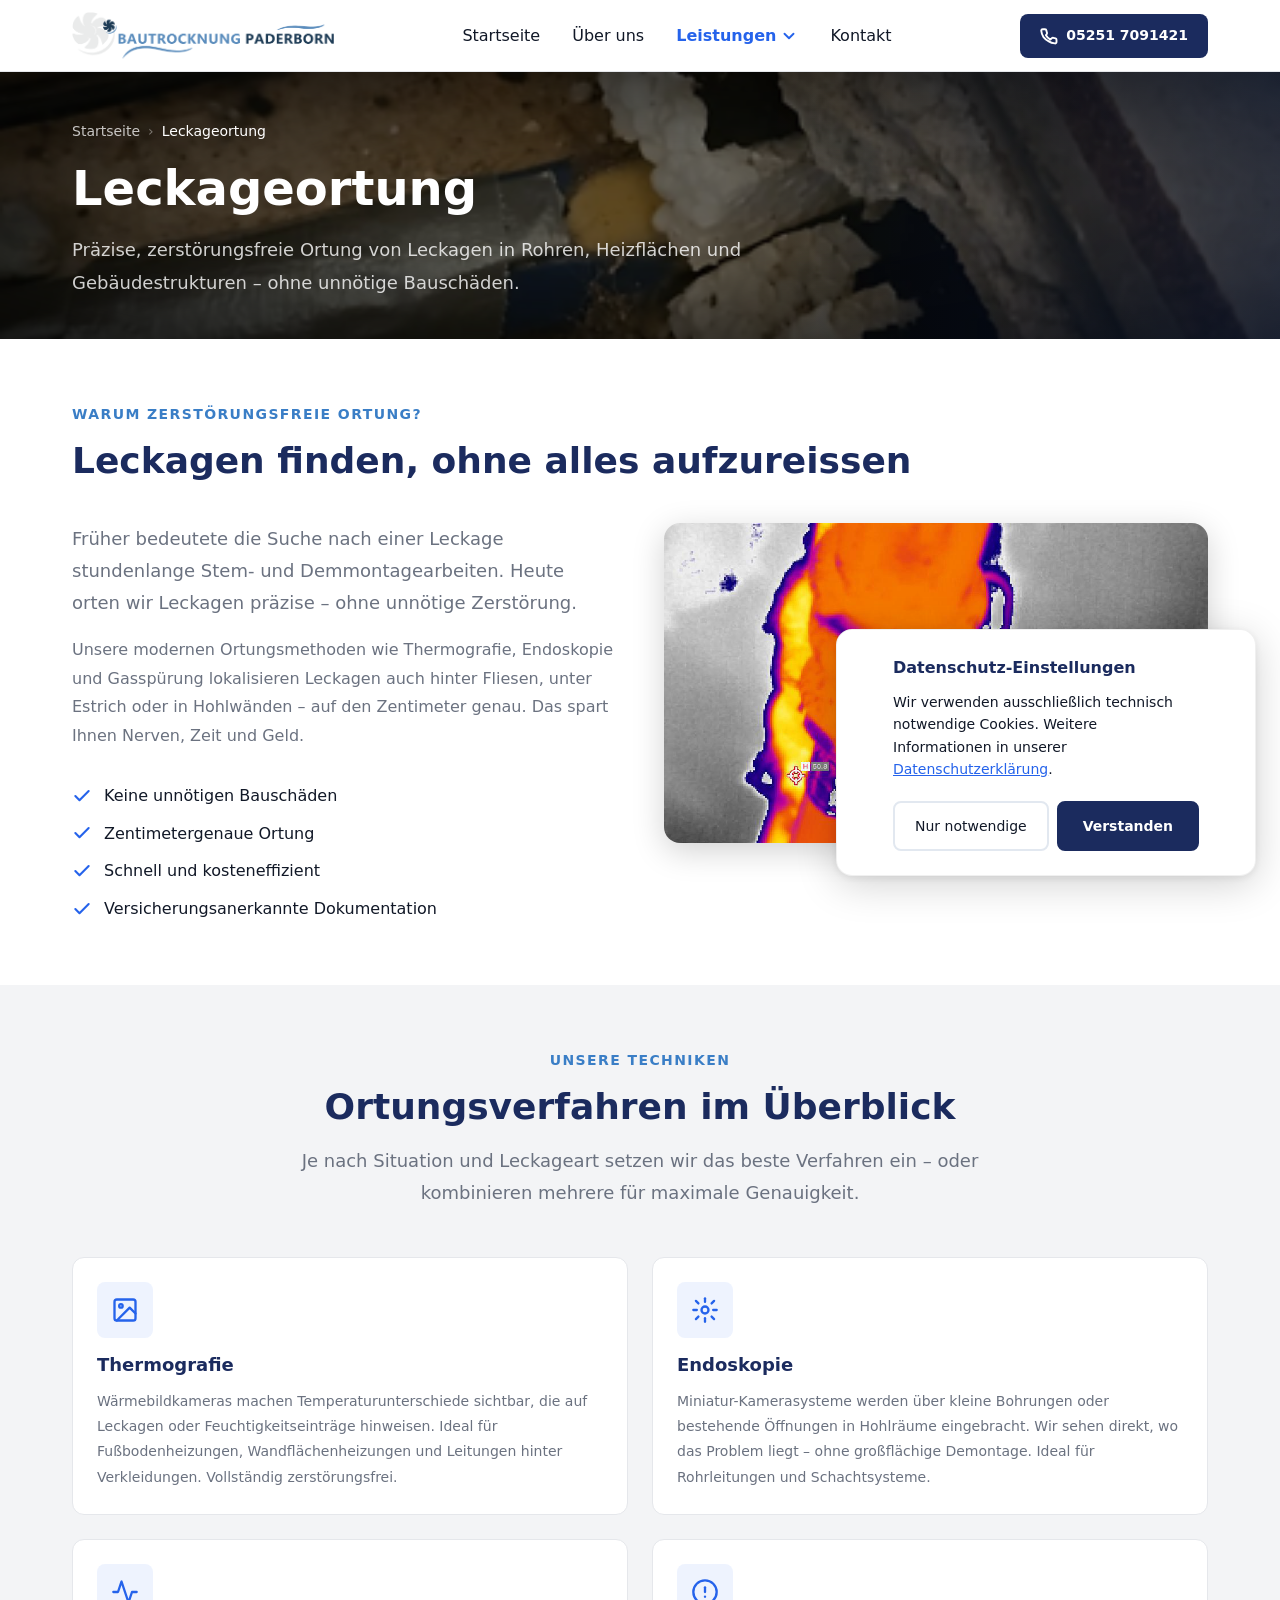
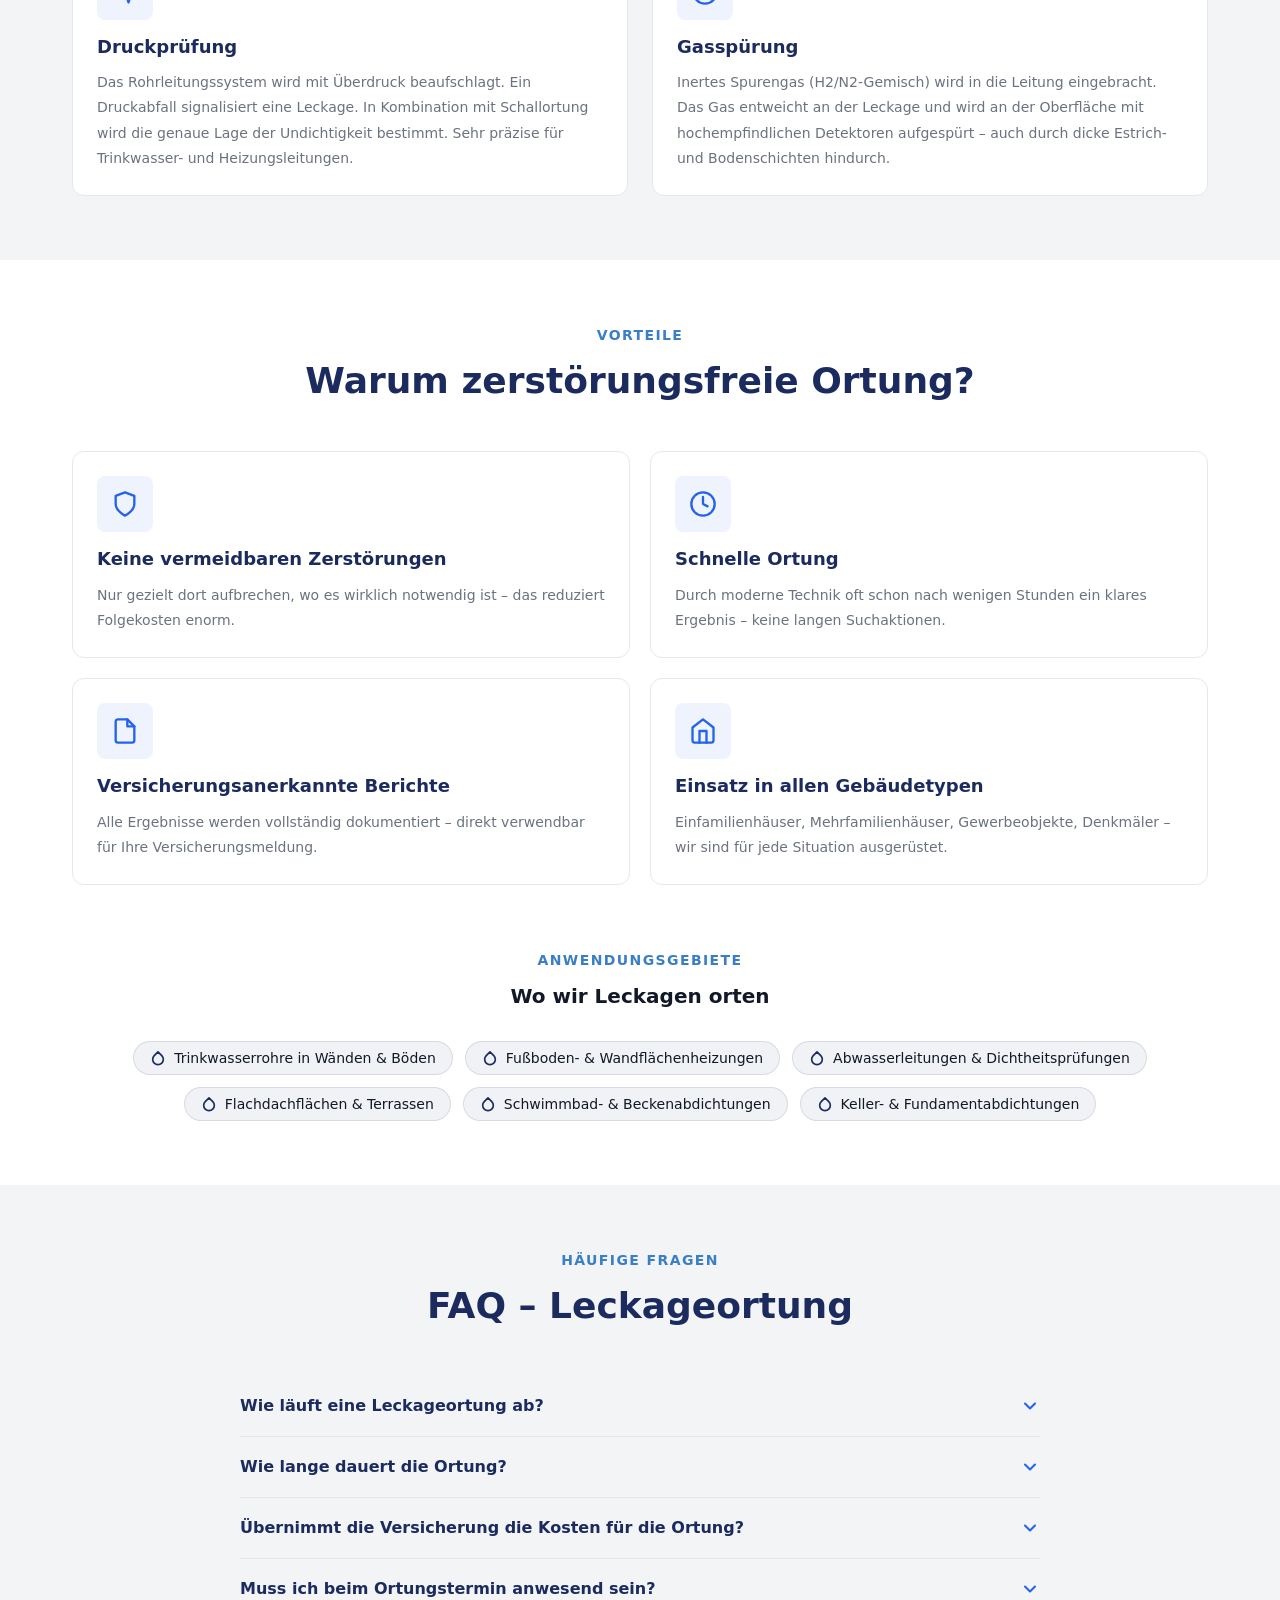
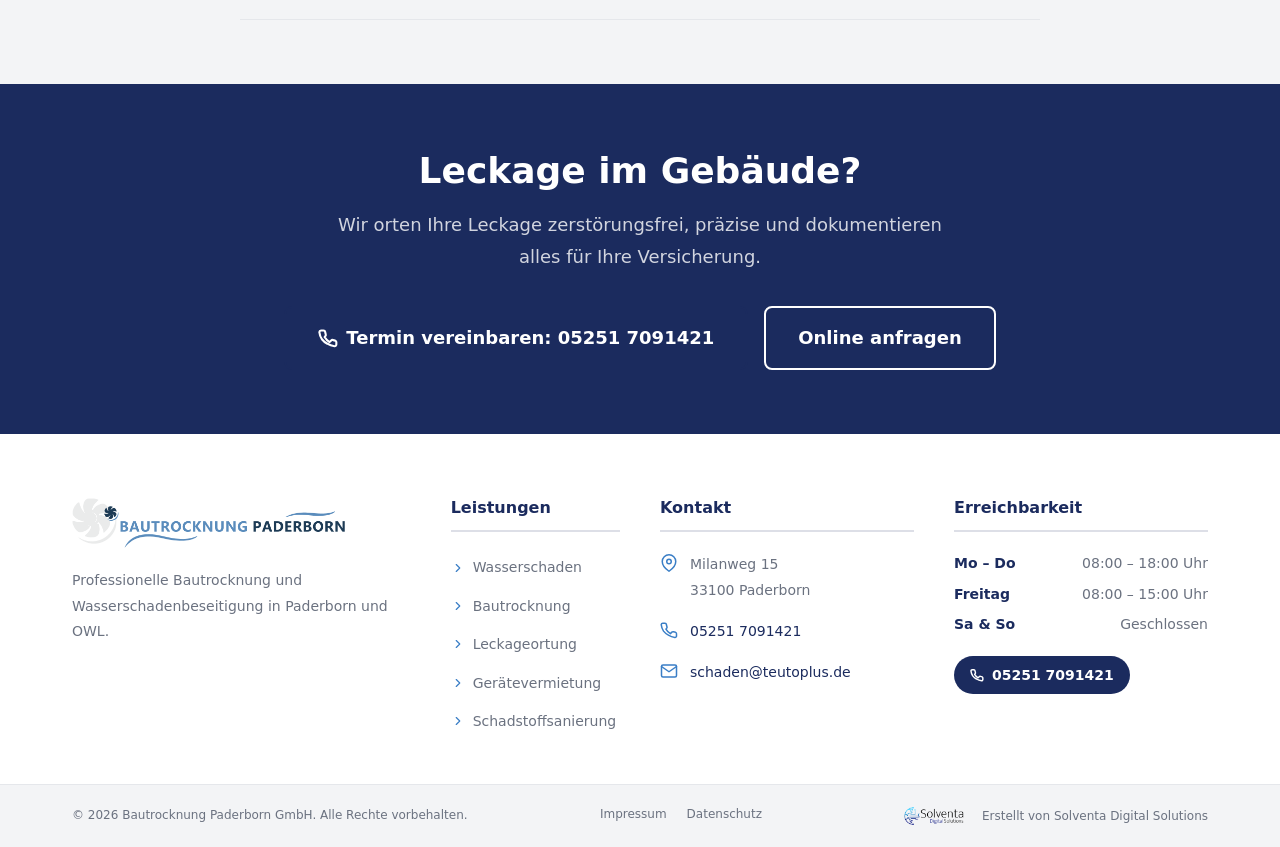
<file: leckageortung.html>
<!DOCTYPE html>
<html lang="de">
<head>
  <meta charset="UTF-8">
  <meta name="viewport" content="width=device-width, initial-scale=1.0">
  <meta name="description" content="Zerst&ouml;rungsfreie Leckageortung in Paderborn und OWL. Bautrocknung Paderborn GmbH findet Leckagen in W&auml;nden, Rohren und Heizfl&auml;chen pr&auml;zise und schonend &ndash; mit modernster Technik.">
  <meta name="robots" content="index, follow">
  <meta name="theme-color" content="#1B2B5E">
  <title>Leckageortung | Bautrocknung Paderborn GmbH | Paderborn</title>
  <link rel="stylesheet" href="css/style.css">
  <link rel="icon" type="image/png" href="assets/favicon.png">
  <!-- SEO -->
  <link rel="canonical" href="https://www.bautrocknung-pb.com/leckageortung">
  <meta property="og:title" content="Leckageortung | Bautrocknung Paderborn GmbH | Paderborn">
  <meta property="og:description" content="Zerstörungsfreie Leckageortung in Paderborn und OWL. Bautrocknung Paderborn GmbH findet Leckagen in Wänden, Rohren und Heizflächen präzise und schonend – mit modernster Technik.">
  <meta property="og:type" content="website">
  <meta property="og:url" content="https://www.bautrocknung-pb.com/leckageortung">
  <meta property="og:locale" content="de_DE">
  <meta property="og:site_name" content="Bautrocknung Paderborn GmbH">
  <meta property="og:image" content="https://www.bautrocknung-pb.com/assets/images/Logo_Bautrocknung.png">
  <meta name="twitter:card" content="summary_large_image">
  <meta name="twitter:title" content="Leckageortung | Bautrocknung Paderborn GmbH | Paderborn">
  <meta name="twitter:description" content="Zerstörungsfreie Leckageortung in Paderborn und OWL. Bautrocknung Paderborn GmbH findet Leckagen in Wänden, Rohren und Heizflächen präzise und schonend – mit modernster Technik.">
</head>
<body>
<a href="#main-content" class="skip-link">Zum Inhalt springen</a>

<!-- HEADER -->
<header class="site-header" id="site-header">
  <nav class="navbar" role="navigation" aria-label="Hauptnavigation"><div class="container"><div class="navbar__inner">
    <a href="index.html" class="navbar__logo" aria-label="Startseite"><img src="assets/images/Logo_Bautrocknung.png" alt="Bautrocknung Paderborn GmbH" class="navbar__logo-img"></a>
    <ul class="navbar-nav" role="list">
      <li><a href="index.html" class="nav-link">Startseite</a></li>
      <li><a href="ueber-uns.html" class="nav-link">Über uns</a></li>
      <li class="nav-dropdown"><button class="nav-dropdown-toggle" aria-expanded="false" aria-haspopup="true">Leistungen<svg class="dropdown-chevron icon--sm" xmlns="http://www.w3.org/2000/svg" viewBox="0 0 24 24" fill="none" stroke="currentColor" stroke-width="2.5" stroke-linecap="round" stroke-linejoin="round" aria-hidden="true"><polyline points="6 9 12 15 18 9"/></svg></button>
        <ul class="dropdown-menu" role="list"><li><a href="wasserschaden.html" class="dropdown-link"><svg xmlns="http://www.w3.org/2000/svg" viewBox="0 0 24 24" fill="none" stroke="currentColor" stroke-width="2" stroke-linecap="round" stroke-linejoin="round" aria-hidden="true"><path d="M12 2.69l5.66 5.66a8 8 0 1 1-11.31 0z"/></svg>Wasserschaden</a></li><li><a href="bautrocknung.html" class="dropdown-link"><svg xmlns="http://www.w3.org/2000/svg" viewBox="0 0 24 24" fill="none" stroke="currentColor" stroke-width="2" stroke-linecap="round" stroke-linejoin="round" aria-hidden="true"><path d="M9.59 4.59A2 2 0 1 1 11 8H2m10.59 11.41A2 2 0 1 0 14 16H2m15.73-8.27A2.5 2.5 0 1 1 19.5 12H2"/></svg>Bautrocknung</a></li><li><a href="leckageortung.html" class="dropdown-link"><svg xmlns="http://www.w3.org/2000/svg" viewBox="0 0 24 24" fill="none" stroke="currentColor" stroke-width="2" stroke-linecap="round" stroke-linejoin="round" aria-hidden="true"><circle cx="11" cy="11" r="8"/><line x1="21" y1="21" x2="16.65" y2="16.65"/></svg>Leckageortung</a></li><li><a href="vermietung.html" class="dropdown-link"><svg xmlns="http://www.w3.org/2000/svg" viewBox="0 0 24 24" fill="none" stroke="currentColor" stroke-width="2" stroke-linecap="round" stroke-linejoin="round" aria-hidden="true"><rect x="1" y="3" width="15" height="13" rx="1"/><polygon points="16 8 20 8 23 11 23 16 16 16 16 8"/><circle cx="5.5" cy="18.5" r="2.5"/><circle cx="18.5" cy="18.5" r="2.5"/></svg>Ger&auml;tevermietung</a></li><li><a href="schadstoffsanierung.html" class="dropdown-link"><svg xmlns="http://www.w3.org/2000/svg" viewBox="0 0 24 24" fill="none" stroke="currentColor" stroke-width="2" stroke-linecap="round" stroke-linejoin="round" aria-hidden="true"><path d="M10.29 3.86L1.82 18a2 2 0 0 0 1.71 3h16.94a2 2 0 0 0 1.71-3L13.71 3.86a2 2 0 0 0-3.42 0z"/><line x1="12" y1="9" x2="12" y2="13"/><line x1="12" y1="17" x2="12.01" y2="17"/></svg>Schadstoffsanierung</a></li></ul>
      </li>
      <li><a href="kontakt.html" class="nav-link">Kontakt</a></li>
    </ul>
    <a href="tel:+4952517091421" class="nav-emergency"><svg xmlns="http://www.w3.org/2000/svg" viewBox="0 0 24 24" fill="none" stroke="currentColor" stroke-width="2.5" stroke-linecap="round" stroke-linejoin="round" aria-hidden="true"><path d="M22 16.92v3a2 2 0 0 1-2.18 2 19.79 19.79 0 0 1-8.63-3.07A19.5 19.5 0 0 1 4.69 13.5a19.79 19.79 0 0 1-3.07-8.67A2 2 0 0 1 3.6 3h3a2 2 0 0 1 2 1.72c.127.96.361 1.903.7 2.81a2 2 0 0 1-.45 2.11L7.91 10.91a16 16 0 0 0 5.94 5.94l1.98-1.98a2 2 0 0 1 2.11-.45c.907.339 1.85.573 2.81.7A2 2 0 0 1 22 16.92z"/></svg>05251 7091421</a>
    <button class="hamburger" id="hamburger" aria-expanded="false" aria-controls="mobile-menu" aria-label="Men&uuml; &ouml;ffnen"><span class="hamburger__line" aria-hidden="true"></span><span class="hamburger__line" aria-hidden="true"></span><span class="hamburger__line" aria-hidden="true"></span></button>
  </div></div></nav>
  <div class="mobile-menu" id="mobile-menu" role="navigation" aria-label="Mobile Navigation"><div class="mobile-menu__inner"><ul role="list">
    <li><a href="index.html" class="mobile-nav-link"><svg xmlns="http://www.w3.org/2000/svg" viewBox="0 0 24 24" fill="none" stroke="currentColor" stroke-width="2" stroke-linecap="round" stroke-linejoin="round" width="20" height="20" aria-hidden="true"><path d="M3 9l9-7 9 7v11a2 2 0 0 1-2 2H5a2 2 0 0 1-2-2z"/><polyline points="9 22 9 12 15 12 15 22"/></svg>Startseite</a></li>
    <li><a href="ueber-uns.html" class="mobile-nav-link"><svg xmlns="http://www.w3.org/2000/svg" viewBox="0 0 24 24" fill="none" stroke="currentColor" stroke-width="2" stroke-linecap="round" stroke-linejoin="round" width="20" height="20" aria-hidden="true"><path d="M17 21v-2a4 4 0 0 0-4-4H5a4 4 0 0 0-4 4v2"/><circle cx="9" cy="7" r="4"/><path d="M23 21v-2a4 4 0 0 0-3-3.87"/><path d="M16 3.13a4 4 0 0 1 0 7.75"/></svg>Über uns</a></li>
    <li><span class="mobile-dropdown-label">Leistungen</span></li>
    <li><a href="wasserschaden.html" class="mobile-sub-link"><svg xmlns="http://www.w3.org/2000/svg" viewBox="0 0 24 24" fill="none" stroke="currentColor" stroke-width="2" stroke-linecap="round" stroke-linejoin="round" aria-hidden="true"><path d="M12 2.69l5.66 5.66a8 8 0 1 1-11.31 0z"/></svg>Wasserschaden</a></li>
    <li><a href="bautrocknung.html" class="mobile-sub-link"><svg xmlns="http://www.w3.org/2000/svg" viewBox="0 0 24 24" fill="none" stroke="currentColor" stroke-width="2" stroke-linecap="round" stroke-linejoin="round" aria-hidden="true"><path d="M9.59 4.59A2 2 0 1 1 11 8H2m10.59 11.41A2 2 0 1 0 14 16H2m15.73-8.27A2.5 2.5 0 1 1 19.5 12H2"/></svg>Bautrocknung</a></li>
    <li><a href="leckageortung.html" class="mobile-sub-link"><svg xmlns="http://www.w3.org/2000/svg" viewBox="0 0 24 24" fill="none" stroke="currentColor" stroke-width="2" stroke-linecap="round" stroke-linejoin="round" aria-hidden="true"><circle cx="11" cy="11" r="8"/><line x1="21" y1="21" x2="16.65" y2="16.65"/></svg>Leckageortung</a></li>
    <li><a href="vermietung.html" class="mobile-sub-link"><svg xmlns="http://www.w3.org/2000/svg" viewBox="0 0 24 24" fill="none" stroke="currentColor" stroke-width="2" stroke-linecap="round" stroke-linejoin="round" aria-hidden="true"><rect x="1" y="3" width="15" height="13" rx="1"/><polygon points="16 8 20 8 23 11 23 16 16 16 16 8"/><circle cx="5.5" cy="18.5" r="2.5"/><circle cx="18.5" cy="18.5" r="2.5"/></svg>Ger&auml;tevermietung</a></li>
    <li><a href="schadstoffsanierung.html" class="mobile-sub-link"><svg xmlns="http://www.w3.org/2000/svg" viewBox="0 0 24 24" fill="none" stroke="currentColor" stroke-width="2" stroke-linecap="round" stroke-linejoin="round" aria-hidden="true"><path d="M10.29 3.86L1.82 18a2 2 0 0 0 1.71 3h16.94a2 2 0 0 0 1.71-3L13.71 3.86a2 2 0 0 0-3.42 0z"/><line x1="12" y1="9" x2="12" y2="13"/><line x1="12" y1="17" x2="12.01" y2="17"/></svg>Schadstoffsanierung</a></li>
    <li><a href="kontakt.html" class="mobile-nav-link"><svg xmlns="http://www.w3.org/2000/svg" viewBox="0 0 24 24" fill="none" stroke="currentColor" stroke-width="2" stroke-linecap="round" stroke-linejoin="round" width="20" height="20" aria-hidden="true"><path d="M21 15a2 2 0 0 1-2 2H7l-4 4V5a2 2 0 0 1 2-2h14a2 2 0 0 1 2 2z"/></svg>Kontakt</a></li>
  </ul><a href="tel:+4952517091421" class="mobile-menu__emergency"><svg xmlns="http://www.w3.org/2000/svg" viewBox="0 0 24 24" fill="none" stroke="currentColor" stroke-width="2.5" stroke-linecap="round" stroke-linejoin="round" width="24" height="24" aria-hidden="true"><path d="M22 16.92v3a2 2 0 0 1-2.18 2 19.79 19.79 0 0 1-8.63-3.07A19.5 19.5 0 0 1 4.69 13.5a19.79 19.79 0 0 1-3.07-8.67A2 2 0 0 1 3.6 3h3a2 2 0 0 1 2 1.72c.127.96.361 1.903.7 2.81a2 2 0 0 1-.45 2.11L7.91 10.91a16 16 0 0 0 5.94 5.94l1.98-1.98a2 2 0 0 1 2.11-.45c.907.339 1.85.573 2.81.7A2 2 0 0 1 22 16.92z"/></svg>05251 7091421</a></div></div>
</header>


<main id="main-content">

  <!-- Inner Hero -->
  <section class="hero-inner hero-inner--leckageortung" aria-labelledby="page-title">
    <div class="container"><div class="hero-inner__content">
      <nav class="breadcrumb" aria-label="Brotkrumennavigation">
        <span class="breadcrumb__item"><a href="index.html">Startseite</a></span>
        <span class="breadcrumb__separator" aria-hidden="true">›</span>
        <span class="breadcrumb__item--active" aria-current="page">Leckageortung</span>
      </nav>
      <h1 class="hero-inner__title" id="page-title">Leckageortung</h1>
      <p class="hero-inner__lead">Pr&auml;zise, zerst&ouml;rungsfreie Ortung von Leckagen in Rohren, Heizfl&auml;chen und Geb&auml;udestrukturen &ndash; ohne unn&ouml;tige Bausch&auml;den.</p>
    </div></div>
  </section>

  <!-- Intro -->
  <section class="section" aria-labelledby="intro-heading">
    <div class="container">
      <div style="margin-bottom:var(--space-10);">
        <span class="section-label">Warum zerst&ouml;rungsfreie Ortung?</span>
        <h2 id="intro-heading">Leckagen finden, ohne alles aufzureissen</h2>
      </div>
      <div class="grid--2" style="align-items:start; gap:var(--space-12);">
        <div>
          <p class="lead">Fr&uuml;her bedeutete die Suche nach einer Leckage stundenlange Stem- und Demmontagearbeiten. Heute orten wir Leckagen pr&auml;zise &ndash; ohne unn&ouml;tige Zerst&ouml;rung.</p>
          <p class="mt-4" style="color:var(--color-gray);">Unsere modernen Ortungsmethoden wie Thermografie, Endoskopie und Gasspürung lokalisieren Leckagen auch hinter Fliesen, unter Estrich oder in Hohlw&auml;nden &ndash; auf den Zentimeter genau. Das spart Ihnen Nerven, Zeit und Geld.</p>
          <ul class="icon-list mt-8" role="list">
            <li class="icon-list__item"><svg xmlns="http://www.w3.org/2000/svg" viewBox="0 0 24 24" fill="none" stroke="currentColor" stroke-width="2.5" stroke-linecap="round" stroke-linejoin="round" width="20" height="20" aria-hidden="true"><polyline points="20 6 9 17 4 12"/></svg>Keine unn&ouml;tigen Bausch&auml;den</li>
            <li class="icon-list__item"><svg xmlns="http://www.w3.org/2000/svg" viewBox="0 0 24 24" fill="none" stroke="currentColor" stroke-width="2.5" stroke-linecap="round" stroke-linejoin="round" width="20" height="20" aria-hidden="true"><polyline points="20 6 9 17 4 12"/></svg>Zentimetergenaue Ortung</li>
            <li class="icon-list__item"><svg xmlns="http://www.w3.org/2000/svg" viewBox="0 0 24 24" fill="none" stroke="currentColor" stroke-width="2.5" stroke-linecap="round" stroke-linejoin="round" width="20" height="20" aria-hidden="true"><polyline points="20 6 9 17 4 12"/></svg>Schnell und kosteneffizient</li>
            <li class="icon-list__item"><svg xmlns="http://www.w3.org/2000/svg" viewBox="0 0 24 24" fill="none" stroke="currentColor" stroke-width="2.5" stroke-linecap="round" stroke-linejoin="round" width="20" height="20" aria-hidden="true"><polyline points="20 6 9 17 4 12"/></svg>Versicherungsanerkannte Dokumentation</li>
          </ul>
        </div>
        <div class="img-placeholder" role="img" aria-label="Leckageortung" style="min-height:320px;background:url('assets/images/Leckageortung3.png') center/cover no-repeat;"></div>
      </div>
    </div>
  </section>

  <!-- Detection Methods -->
  <section class="section section--gray" aria-labelledby="methods-heading">
    <div class="container">
      <div class="section-header text-center">
        <span class="section-label">Unsere Techniken</span>
        <h2 id="methods-heading">Ortungsverfahren im &Uuml;berblick</h2>
        <p class="lead mt-4">Je nach Situation und Leckageart setzen wir das beste Verfahren ein &ndash; oder kombinieren mehrere f&uuml;r maximale Genauigkeit.</p>
      </div>
      <div class="grid--2" style="gap:var(--space-6);">
        <div class="method-card">
          <div class="method-card__icon"><svg xmlns="http://www.w3.org/2000/svg" viewBox="0 0 24 24" fill="none" stroke="currentColor" stroke-width="2" stroke-linecap="round" stroke-linejoin="round" width="28" height="28" aria-hidden="true"><rect x="3" y="3" width="18" height="18" rx="2"/><circle cx="8.5" cy="8.5" r="1.5"/><polyline points="21 15 16 10 5 21"/></svg></div>
          <h3 class="method-card__title">Thermografie</h3>
          <p class="method-card__desc">W&auml;rmebildkameras machen Temperaturunterschiede sichtbar, die auf Leckagen oder Feuchtigkeitseintr&auml;ge hinweisen. Ideal f&uuml;r Fu&szlig;bodenheizungen, Wandfl&auml;chenheizungen und Leitungen hinter Verkleidungen. Vollst&auml;ndig zerst&ouml;rungsfrei.</p>
        </div>
        <div class="method-card">
          <div class="method-card__icon"><svg xmlns="http://www.w3.org/2000/svg" viewBox="0 0 24 24" fill="none" stroke="currentColor" stroke-width="2" stroke-linecap="round" stroke-linejoin="round" width="28" height="28" aria-hidden="true"><circle cx="12" cy="12" r="3"/><line x1="12" y1="2" x2="12" y2="5"/><line x1="12" y1="19" x2="12" y2="22"/><line x1="4.22" y1="4.22" x2="6.34" y2="6.34"/><line x1="17.66" y1="17.66" x2="19.78" y2="19.78"/><line x1="2" y1="12" x2="5" y2="12"/><line x1="19" y1="12" x2="22" y2="12"/><line x1="4.22" y1="19.78" x2="6.34" y2="17.66"/><line x1="17.66" y1="6.34" x2="19.78" y2="4.22"/></svg></div>
          <h3 class="method-card__title">Endoskopie</h3>
          <p class="method-card__desc">Miniatur-Kamerasysteme werden &uuml;ber kleine Bohrungen oder bestehende &Ouml;ffnungen in Hohlr&auml;ume eingebracht. Wir sehen direkt, wo das Problem liegt &ndash; ohne gro&szlig;fl&auml;chige Demontage. Ideal f&uuml;r Rohrleitungen und Schachtsysteme.</p>
        </div>
        <div class="method-card">
          <div class="method-card__icon"><svg xmlns="http://www.w3.org/2000/svg" viewBox="0 0 24 24" fill="none" stroke="currentColor" stroke-width="2" stroke-linecap="round" stroke-linejoin="round" width="28" height="28" aria-hidden="true"><polyline points="22 12 18 12 15 21 9 3 6 12 2 12"/></svg></div>
          <h3 class="method-card__title">Druckpr&uuml;fung</h3>
          <p class="method-card__desc">Das Rohrleitungssystem wird mit &Uuml;berdruck beaufschlagt. Ein Druckabfall signalisiert eine Leckage. In Kombination mit Schallortung wird die genaue Lage der Undichtigkeit bestimmt. Sehr pr&auml;zise f&uuml;r Trinkwasser- und Heizungsleitungen.</p>
        </div>
        <div class="method-card">
          <div class="method-card__icon"><svg xmlns="http://www.w3.org/2000/svg" viewBox="0 0 24 24" fill="none" stroke="currentColor" stroke-width="2" stroke-linecap="round" stroke-linejoin="round" width="28" height="28" aria-hidden="true"><circle cx="12" cy="12" r="10"/><line x1="12" y1="8" x2="12" y2="12"/><line x1="12" y1="16" x2="12.01" y2="16"/></svg></div>
          <h3 class="method-card__title">Gasspürung</h3>
          <p class="method-card__desc">Inertes Spurengas (H2/N2-Gemisch) wird in die Leitung eingebracht. Das Gas entweicht an der Leckage und wird an der Oberfl&auml;che mit hochempfindlichen Detektoren aufgespürt &ndash; auch durch dicke Estrich- und Bodenschichten hindurch.</p>
        </div>
      </div>
    </div>
  </section>

  <!-- Benefits + Applications -->
  <section class="section" aria-labelledby="benefits-heading">
    <div class="container">

      <!-- Vorteile -->
      <div class="section-header text-center">
        <span class="section-label">Vorteile</span>
        <h2 id="benefits-heading">Warum zerst&ouml;rungsfreie Ortung?</h2>
      </div>
      <div class="grid--2" style="gap:var(--space-5); margin-top:var(--space-10);">
        <div class="method-card">
          <div class="method-card__icon"><svg xmlns="http://www.w3.org/2000/svg" viewBox="0 0 24 24" fill="none" stroke="currentColor" stroke-width="2" stroke-linecap="round" stroke-linejoin="round" width="28" height="28" aria-hidden="true"><path d="M12 22s8-4 8-10V5l-8-3-8 3v7c0 6 8 10 8 10z"/></svg></div>
          <h3 class="method-card__title">Keine vermeidbaren Zerst&ouml;rungen</h3>
          <p class="method-card__desc">Nur gezielt dort aufbrechen, wo es wirklich notwendig ist &ndash; das reduziert Folgekosten enorm.</p>
        </div>
        <div class="method-card">
          <div class="method-card__icon"><svg xmlns="http://www.w3.org/2000/svg" viewBox="0 0 24 24" fill="none" stroke="currentColor" stroke-width="2" stroke-linecap="round" stroke-linejoin="round" width="28" height="28" aria-hidden="true"><circle cx="12" cy="12" r="10"/><polyline points="12 6 12 12 16 14"/></svg></div>
          <h3 class="method-card__title">Schnelle Ortung</h3>
          <p class="method-card__desc">Durch moderne Technik oft schon nach wenigen Stunden ein klares Ergebnis &ndash; keine langen Suchaktionen.</p>
        </div>
        <div class="method-card">
          <div class="method-card__icon"><svg xmlns="http://www.w3.org/2000/svg" viewBox="0 0 24 24" fill="none" stroke="currentColor" stroke-width="2" stroke-linecap="round" stroke-linejoin="round" width="28" height="28" aria-hidden="true"><path d="M14 2H6a2 2 0 0 0-2 2v16a2 2 0 0 0 2 2h12a2 2 0 0 0 2-2V8z"/><polyline points="14 2 14 8 20 8"/></svg></div>
          <h3 class="method-card__title">Versicherungsanerkannte Berichte</h3>
          <p class="method-card__desc">Alle Ergebnisse werden vollst&auml;ndig dokumentiert &ndash; direkt verwendbar f&uuml;r Ihre Versicherungsmeldung.</p>
        </div>
        <div class="method-card">
          <div class="method-card__icon"><svg xmlns="http://www.w3.org/2000/svg" viewBox="0 0 24 24" fill="none" stroke="currentColor" stroke-width="2" stroke-linecap="round" stroke-linejoin="round" width="28" height="28" aria-hidden="true"><path d="M3 9l9-7 9 7v11a2 2 0 0 1-2 2H5a2 2 0 0 1-2-2z"/><polyline points="9 22 9 12 15 12 15 22"/></svg></div>
          <h3 class="method-card__title">Einsatz in allen Geb&auml;udetypen</h3>
          <p class="method-card__desc">Einfamilienh&auml;user, Mehrfamilienh&auml;user, Gewerbeobjekte, Denkm&auml;ler &ndash; wir sind f&uuml;r jede Situation ausger&uuml;stet.</p>
        </div>
      </div>

      <!-- Anwendungsgebiete -->
      <div style="margin-top:var(--space-16); text-align:center;">
        <span class="section-label">Anwendungsgebiete</span>
        <h3 style="font-size:var(--font-size-xl); font-weight:700; color:var(--color-heading); margin-top:var(--space-2); margin-bottom:var(--space-8);">Wo wir Leckagen orten</h3>
        <div class="location-tags" role="list" aria-label="Anwendungsgebiete">
          <span class="location-tag" role="listitem"><svg xmlns="http://www.w3.org/2000/svg" viewBox="0 0 24 24" fill="none" stroke="currentColor" stroke-width="2.5" stroke-linecap="round" stroke-linejoin="round" width="16" height="16" aria-hidden="true"><path d="M12 2.69l5.66 5.66a8 8 0 1 1-11.31 0z"/></svg>Trinkwasserrohre in W&auml;nden &amp; B&ouml;den</span>
          <span class="location-tag" role="listitem"><svg xmlns="http://www.w3.org/2000/svg" viewBox="0 0 24 24" fill="none" stroke="currentColor" stroke-width="2.5" stroke-linecap="round" stroke-linejoin="round" width="16" height="16" aria-hidden="true"><path d="M12 2.69l5.66 5.66a8 8 0 1 1-11.31 0z"/></svg>Fu&szlig;boden- &amp; Wandfl&auml;chenheizungen</span>
          <span class="location-tag" role="listitem"><svg xmlns="http://www.w3.org/2000/svg" viewBox="0 0 24 24" fill="none" stroke="currentColor" stroke-width="2.5" stroke-linecap="round" stroke-linejoin="round" width="16" height="16" aria-hidden="true"><path d="M12 2.69l5.66 5.66a8 8 0 1 1-11.31 0z"/></svg>Abwasserleitungen &amp; Dichtheitsprüfungen</span>
          <span class="location-tag" role="listitem"><svg xmlns="http://www.w3.org/2000/svg" viewBox="0 0 24 24" fill="none" stroke="currentColor" stroke-width="2.5" stroke-linecap="round" stroke-linejoin="round" width="16" height="16" aria-hidden="true"><path d="M12 2.69l5.66 5.66a8 8 0 1 1-11.31 0z"/></svg>Flachdachfl&auml;chen &amp; Terrassen</span>
          <span class="location-tag" role="listitem"><svg xmlns="http://www.w3.org/2000/svg" viewBox="0 0 24 24" fill="none" stroke="currentColor" stroke-width="2.5" stroke-linecap="round" stroke-linejoin="round" width="16" height="16" aria-hidden="true"><path d="M12 2.69l5.66 5.66a8 8 0 1 1-11.31 0z"/></svg>Schwimmbad- &amp; Beckenabdichtungen</span>
          <span class="location-tag" role="listitem"><svg xmlns="http://www.w3.org/2000/svg" viewBox="0 0 24 24" fill="none" stroke="currentColor" stroke-width="2.5" stroke-linecap="round" stroke-linejoin="round" width="16" height="16" aria-hidden="true"><path d="M12 2.69l5.66 5.66a8 8 0 1 1-11.31 0z"/></svg>Keller- &amp; Fundamentabdichtungen</span>
        </div>
      </div>

    </div>
  </section>

  <!-- FAQ -->
  <section class="section section--gray" aria-labelledby="faq-heading">
    <div class="container">
      <div class="section-header text-center"><span class="section-label">H&auml;ufige Fragen</span><h2 id="faq-heading">FAQ &ndash; Leckageortung</h2></div>
      <dl class="faq-list" role="list">
        <div class="faq-item" role="listitem"><details>
          <summary class="faq-question">Wie l&auml;uft eine Leckageortung ab?<svg class="faq-chevron" xmlns="http://www.w3.org/2000/svg" viewBox="0 0 24 24" fill="none" stroke="currentColor" stroke-width="2.5" stroke-linecap="round" stroke-linejoin="round" aria-hidden="true"><polyline points="6 9 12 15 18 9"/></svg></summary>
          <div class="faq-answer">Zun&auml;chst f&uuml;hren wir eine visuelle Begutachtung und eine erste Eingrenzung des Schadenbereichs durch. Anschlie&szlig;end w&auml;hlen wir das geeignete Ortungsverfahren &ndash; allein oder in Kombination. Das Ergebnis wird schriftlich dokumentiert und an Sie &uuml;bergeben.</div>
        </details></div>
        <div class="faq-item" role="listitem"><details>
          <summary class="faq-question">Wie lange dauert die Ortung?<svg class="faq-chevron" xmlns="http://www.w3.org/2000/svg" viewBox="0 0 24 24" fill="none" stroke="currentColor" stroke-width="2.5" stroke-linecap="round" stroke-linejoin="round" aria-hidden="true"><polyline points="6 9 12 15 18 9"/></svg></summary>
          <div class="faq-answer">Eine einfache Leckage l&auml;sst sich oft innerhalb von 2&ndash;4 Stunden orten. Bei komplexen F&auml;llen (mehrere m&ouml;gliche Leckagestellen, gro&szlig;e Objekte) kann es einen Arbeitstag dauern. Wir informieren Sie vorab &uuml;ber den erwarteten Zeitaufwand.</div>
        </details></div>
        <div class="faq-item" role="listitem"><details>
          <summary class="faq-question">&Uuml;bernimmt die Versicherung die Kosten f&uuml;r die Ortung?<svg class="faq-chevron" xmlns="http://www.w3.org/2000/svg" viewBox="0 0 24 24" fill="none" stroke="currentColor" stroke-width="2.5" stroke-linecap="round" stroke-linejoin="round" aria-hidden="true"><polyline points="6 9 12 15 18 9"/></svg></summary>
          <div class="faq-answer">Ja, in den meisten F&auml;llen werden die Kosten f&uuml;r professionelle Leckageortung von der Geb&auml;udeversicherung &uuml;bernommen, wenn ein versicherter Leitungswasserschaden vorliegt. Unser Bericht erf&uuml;llt alle Anforderungen der Versicherungen.</div>
        </details></div>
        <div class="faq-item" role="listitem"><details>
          <summary class="faq-question">Muss ich beim Ortungstermin anwesend sein?<svg class="faq-chevron" xmlns="http://www.w3.org/2000/svg" viewBox="0 0 24 24" fill="none" stroke="currentColor" stroke-width="2.5" stroke-linecap="round" stroke-linejoin="round" aria-hidden="true"><polyline points="6 9 12 15 18 9"/></svg></summary>
          <div class="faq-answer">Es ist sinnvoll, wenn jemand Ortskundiges vor Ort ist, der uns Zugang zu allen relevanten Bereichen gew&auml;hren kann. Sie m&uuml;ssen nicht die gesamte Zeit dabei sein. Wir geben Ihnen einen umfassenden Abschlussbericht mit Fotos und genauen Lagebeschreibungen.</div>
        </details></div>
      </dl>
    </div>
  </section>

  <!-- CTA Band -->
  <section class="cta-band" aria-labelledby="cta-lo-heading">
    <div class="container">
      <h2 class="cta-band__title" id="cta-lo-heading">Leckage im Geb&auml;ude?</h2>
      <p class="cta-band__sub">Wir orten Ihre Leckage zerst&ouml;rungsfrei, pr&auml;zise und dokumentieren alles f&uuml;r Ihre Versicherung.</p>
      <div class="cta-band__actions">
        <a href="tel:+4952517091421" class="btn btn--danger btn--lg"><svg xmlns="http://www.w3.org/2000/svg" viewBox="0 0 24 24" fill="none" stroke="currentColor" stroke-width="2.5" stroke-linecap="round" stroke-linejoin="round" width="20" height="20" aria-hidden="true"><path d="M22 16.92v3a2 2 0 0 1-2.18 2 19.79 19.79 0 0 1-8.63-3.07A19.5 19.5 0 0 1 4.69 13.5a19.79 19.79 0 0 1-3.07-8.67A2 2 0 0 1 3.6 3h3a2 2 0 0 1 2 1.72c.127.96.361 1.903.7 2.81a2 2 0 0 1-.45 2.11L7.91 10.91a16 16 0 0 0 5.94 5.94l1.98-1.98a2 2 0 0 1 2.11-.45c.907.339 1.85.573 2.81.7A2 2 0 0 1 22 16.92z"/></svg>Termin vereinbaren: 05251 7091421</a>
        <a href="kontakt.html?leistung=leckageortung" class="btn btn--outline--white btn--lg">Online anfragen</a>
      </div>
    </div>
  </section>

</main>

<!-- FOOTER -->
<footer class="site-footer" role="contentinfo">
  <div class="footer-main"><div class="container"><div class="footer-grid">
    <div class="footer-col"><a href="index.html" class="footer-logo"><img src="assets/images/Logo_Bautrocknung.png" alt="Bautrocknung Paderborn GmbH" class="footer-logo__img"></a><p class="footer-tagline">Professionelle Bautrocknung und Wasserschadenbeseitigung in Paderborn und OWL.</p></div>
    <div class="footer-col"><h3 class="footer-col__title">Leistungen</h3><ul class="footer-nav-list" role="list"><li><a href="wasserschaden.html" class="footer-nav-link"><svg xmlns="http://www.w3.org/2000/svg" viewBox="0 0 24 24" fill="none" stroke="currentColor" stroke-width="2" stroke-linecap="round" stroke-linejoin="round" aria-hidden="true"><polyline points="9 18 15 12 9 6"/></svg>Wasserschaden</a></li><li><a href="bautrocknung.html" class="footer-nav-link"><svg xmlns="http://www.w3.org/2000/svg" viewBox="0 0 24 24" fill="none" stroke="currentColor" stroke-width="2" stroke-linecap="round" stroke-linejoin="round" aria-hidden="true"><polyline points="9 18 15 12 9 6"/></svg>Bautrocknung</a></li><li><a href="leckageortung.html" class="footer-nav-link"><svg xmlns="http://www.w3.org/2000/svg" viewBox="0 0 24 24" fill="none" stroke="currentColor" stroke-width="2" stroke-linecap="round" stroke-linejoin="round" aria-hidden="true"><polyline points="9 18 15 12 9 6"/></svg>Leckageortung</a></li><li><a href="vermietung.html" class="footer-nav-link"><svg xmlns="http://www.w3.org/2000/svg" viewBox="0 0 24 24" fill="none" stroke="currentColor" stroke-width="2" stroke-linecap="round" stroke-linejoin="round" aria-hidden="true"><polyline points="9 18 15 12 9 6"/></svg>Ger&auml;tevermietung</a></li><li><a href="schadstoffsanierung.html" class="footer-nav-link"><svg xmlns="http://www.w3.org/2000/svg" viewBox="0 0 24 24" fill="none" stroke="currentColor" stroke-width="2" stroke-linecap="round" stroke-linejoin="round" aria-hidden="true"><polyline points="9 18 15 12 9 6"/></svg>Schadstoffsanierung</a></li></ul></div>
    <div class="footer-col"><h3 class="footer-col__title">Kontakt</h3><ul class="footer-contact-list" role="list"><li class="footer-contact-item"><svg xmlns="http://www.w3.org/2000/svg" viewBox="0 0 24 24" fill="none" stroke="currentColor" stroke-width="2" stroke-linecap="round" stroke-linejoin="round" aria-hidden="true"><path d="M21 10c0 7-9 13-9 13s-9-6-9-13a9 9 0 0 1 18 0z"/><circle cx="12" cy="10" r="3"/></svg><span>Milanweg 15<br>33100 Paderborn</span></li><li class="footer-contact-item"><svg xmlns="http://www.w3.org/2000/svg" viewBox="0 0 24 24" fill="none" stroke="currentColor" stroke-width="2" stroke-linecap="round" stroke-linejoin="round" aria-hidden="true"><path d="M22 16.92v3a2 2 0 0 1-2.18 2 19.79 19.79 0 0 1-8.63-3.07A19.5 19.5 0 0 1 4.69 13.5a19.79 19.79 0 0 1-3.07-8.67A2 2 0 0 1 3.6 3h3a2 2 0 0 1 2 1.72c.127.96.361 1.903.7 2.81a2 2 0 0 1-.45 2.11L7.91 10.91a16 16 0 0 0 5.94 5.94l1.98-1.98a2 2 0 0 1 2.11-.45c.907.339 1.85.573 2.81.7A2 2 0 0 1 22 16.92z"/></svg><a href="tel:+4952517091421">05251 7091421</a></li><li class="footer-contact-item"><svg xmlns="http://www.w3.org/2000/svg" viewBox="0 0 24 24" fill="none" stroke="currentColor" stroke-width="2" stroke-linecap="round" stroke-linejoin="round" aria-hidden="true"><path d="M4 4h16c1.1 0 2 .9 2 2v12c0 1.1-.9 2-2 2H4c-1.1 0-2-.9-2-2V6c0-1.1.9-2 2-2z"/><polyline points="22,6 12,13 2,6"/></svg><a href="mailto:schaden@teutoplus.de">schaden@teutoplus.de</a></li></ul></div>
    <div class="footer-col"><h3 class="footer-col__title">Erreichbarkeit</h3><div class="footer-hours"><div class="footer-hours-row"><span><strong>Mo &ndash; Do</strong></span><span>08:00 &ndash; 18:00 Uhr</span></div><div class="footer-hours-row"><span><strong>Freitag</strong></span><span>08:00 &ndash; 15:00 Uhr</span></div><div class="footer-hours-row"><span><strong>Sa &amp; So</strong></span><span>Geschlossen</span></div></div><div class="footer-badge-24" style="margin-top:var(--space-5);"><svg xmlns="http://www.w3.org/2000/svg" viewBox="0 0 24 24" fill="none" stroke="currentColor" stroke-width="2.5" stroke-linecap="round" stroke-linejoin="round" width="14" height="14" aria-hidden="true"><path d="M22 16.92v3a2 2 0 0 1-2.18 2 19.79 19.79 0 0 1-8.63-3.07A19.5 19.5 0 0 1 4.69 13.5a19.79 19.79 0 0 1-3.07-8.67A2 2 0 0 1 3.6 3h3a2 2 0 0 1 2 1.72c.127.96.361 1.903.7 2.81a2 2 0 0 1-.45 2.11L7.91 10.91a16 16 0 0 0 5.94 5.94l1.98-1.98a2 2 0 0 1 2.11-.45c.907.339 1.85.573 2.81.7A2 2 0 0 1 22 16.92z"/></svg><a href="tel:+4952517091421" style="color:inherit;text-decoration:none;">05251 7091421</a></div></div>
  </div></div></div>
  <div class="footer-bottom"><div class="container"><div class="footer-bottom__inner"><p class="footer-bottom__copy">&copy; <span id="footer-year"></span> Bautrocknung Paderborn GmbH. Alle Rechte vorbehalten.</p><nav class="footer-bottom__links" aria-label="Rechtliche Links"><a href="impressum.html" class="footer-bottom__link">Impressum</a><a href="datenschutz.html" class="footer-bottom__link">Datenschutz</a></nav><div class="footer-bottom__credit"><a href="https://www.solventa-digital.de" target="_blank" rel="noopener noreferrer"><img src="assets/images/solventa_logo_klein.png" alt="Solventa Digital Solutions"><span>Erstellt von Solventa Digital Solutions</span></a></div></div></div></div>
</footer>

<div class="cookie-banner" id="cookie-banner" hidden role="dialog" aria-labelledby="cookie-title" aria-describedby="cookie-desc"><div class="container"><div class="cookie-banner__inner"><div class="cookie-banner__text"><p class="cookie-banner__title" id="cookie-title">Datenschutz-Einstellungen</p><p class="cookie-banner__desc" id="cookie-desc">Wir verwenden ausschlie&szlig;lich technisch notwendige Cookies. Weitere Informationen in unserer <a href="datenschutz.html">Datenschutzerkl&auml;rung</a>.</p></div><div class="cookie-banner__actions"><button class="cookie-banner__btn-decline" id="cookie-decline" type="button">Nur notwendige</button><button class="cookie-banner__btn-accept" id="cookie-accept" type="button">Verstanden</button></div></div></div></div>

<script src="js/main.js"></script>
<script>var y=document.getElementById('footer-year');if(y)y.textContent=new Date().getFullYear();</script>
</body>
</html>
</file>
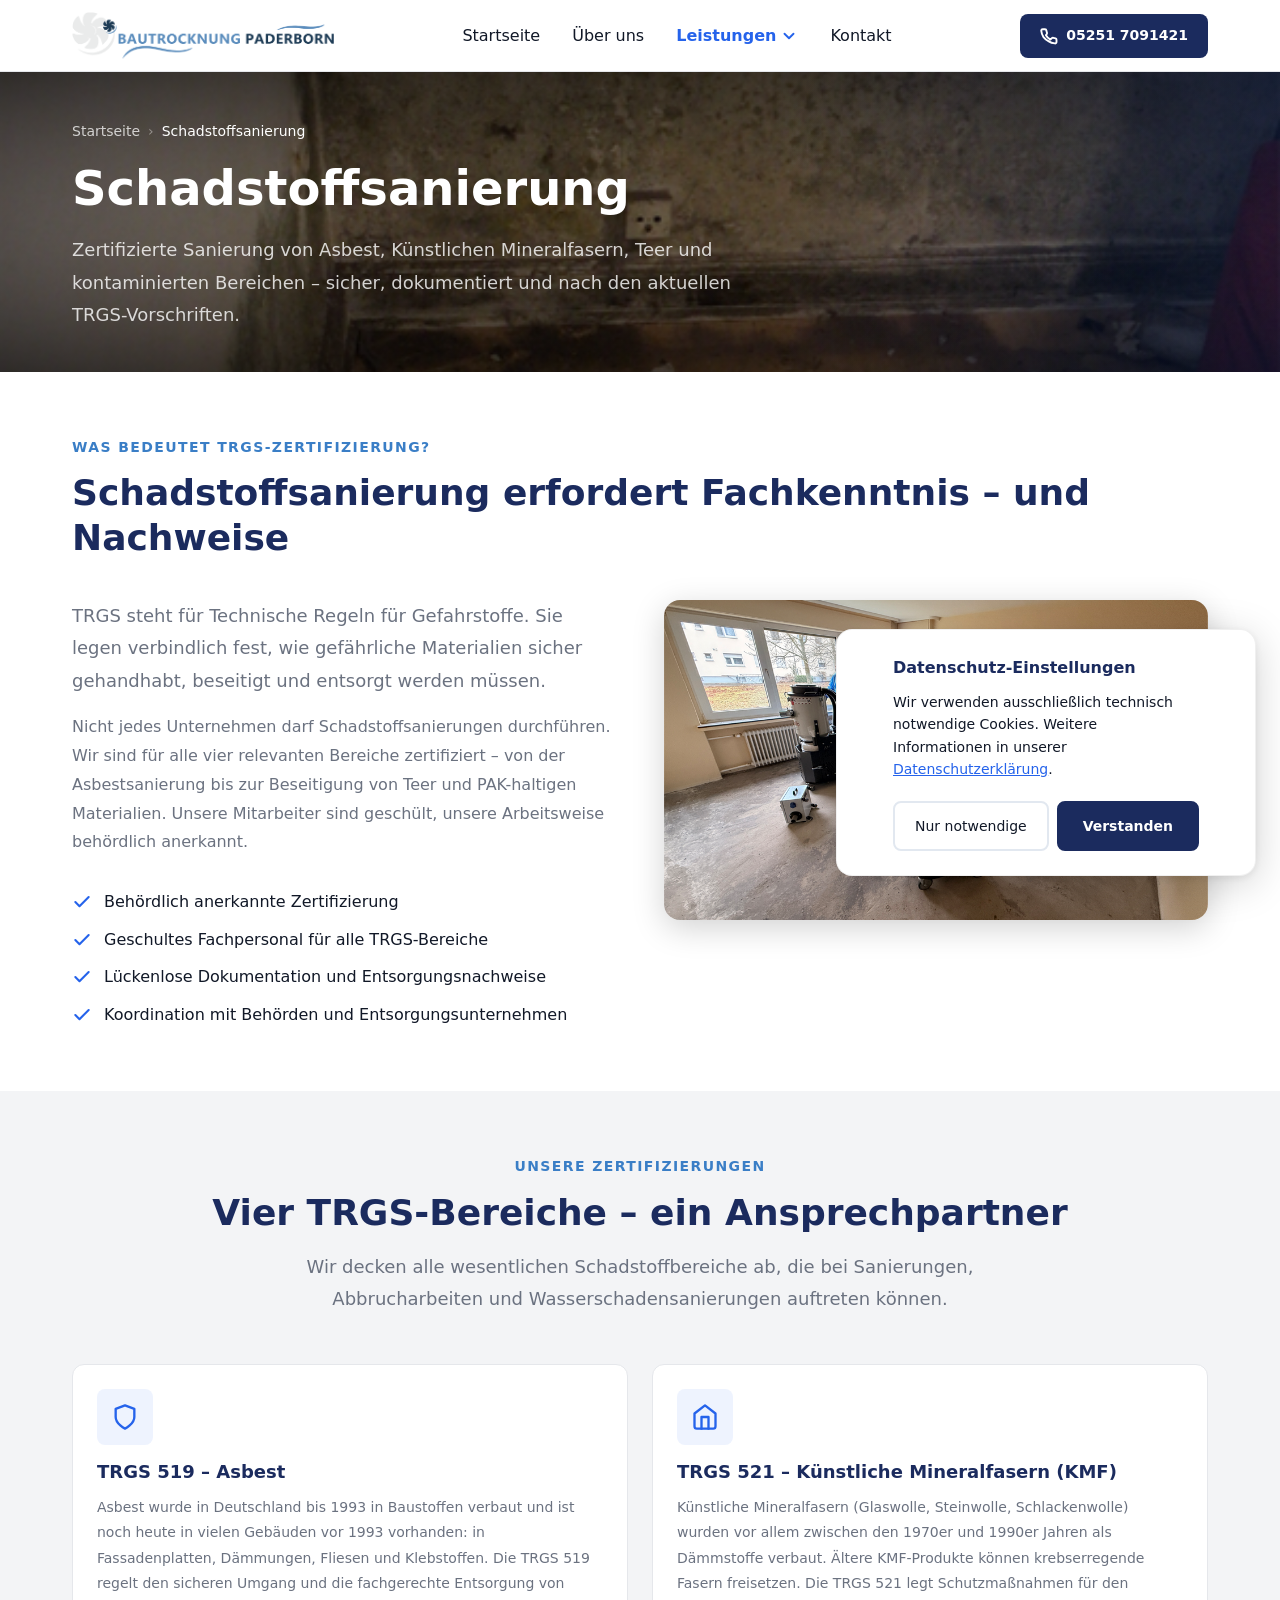
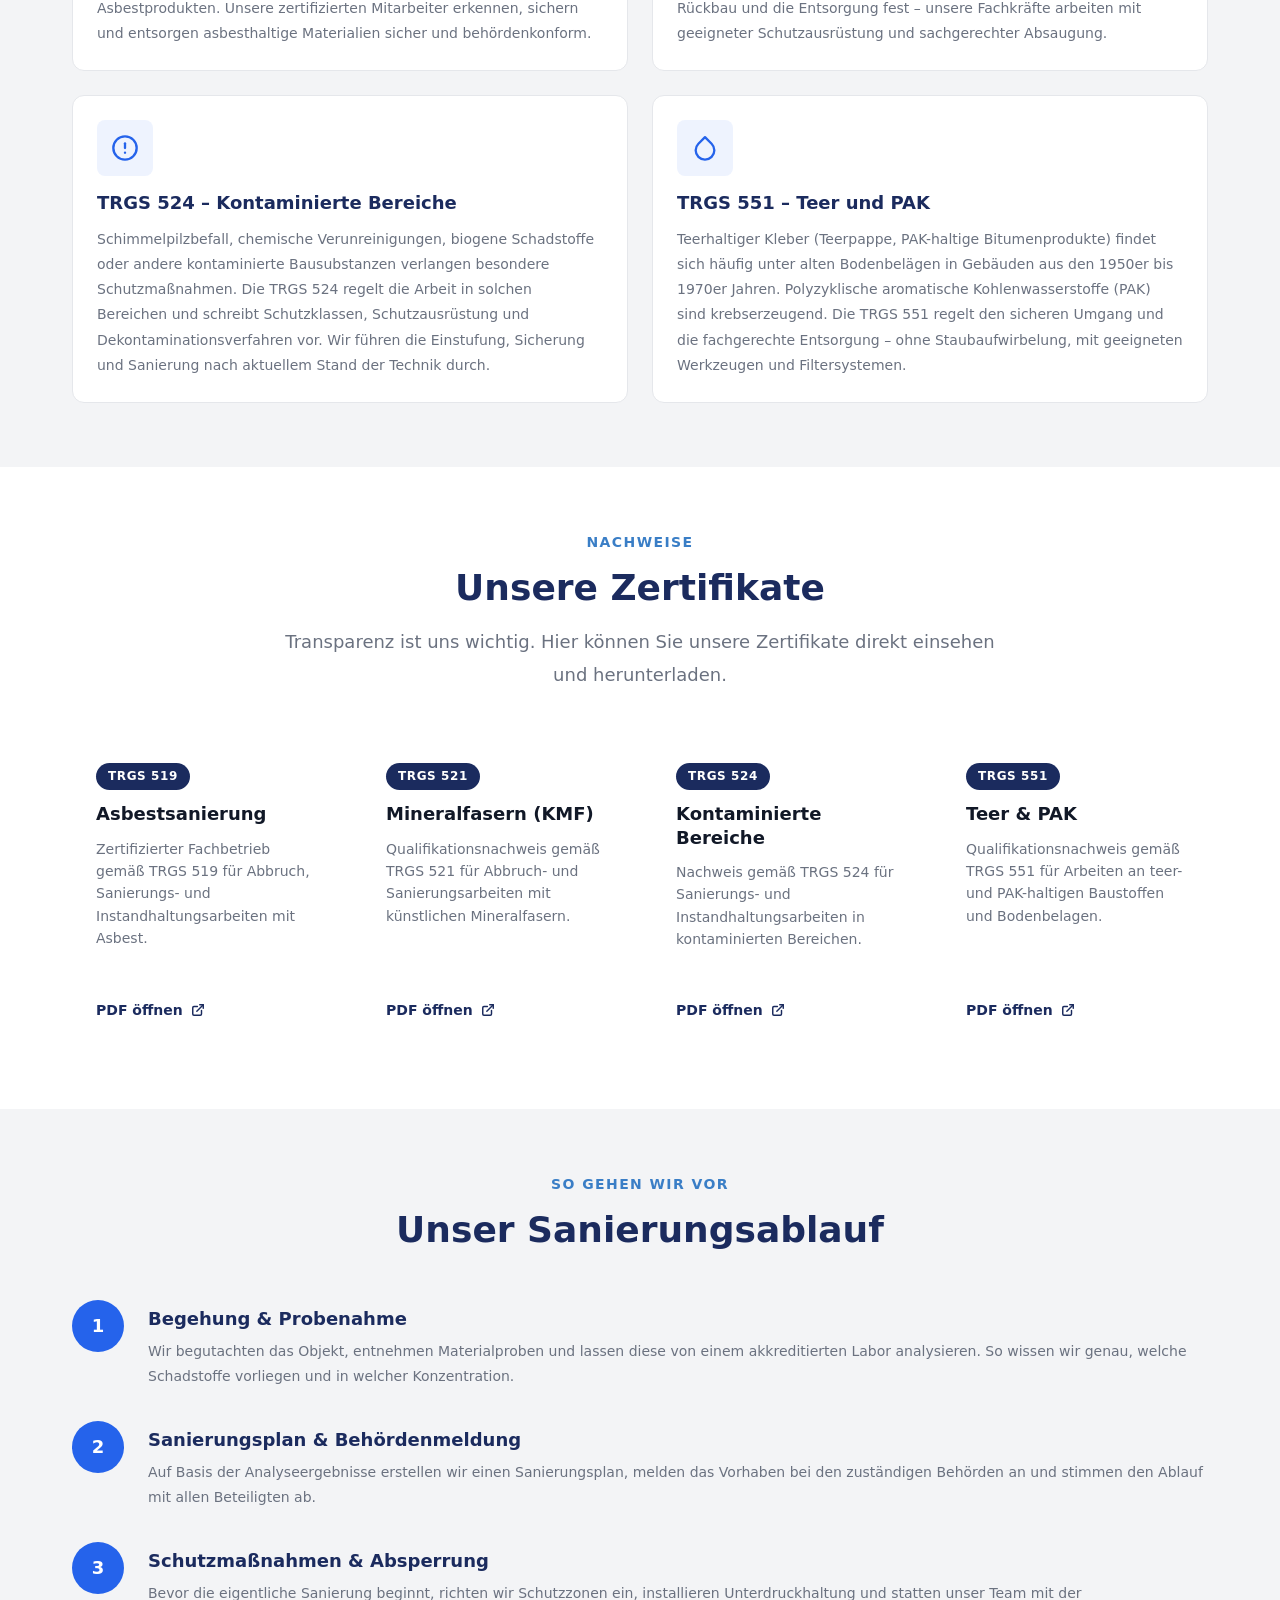
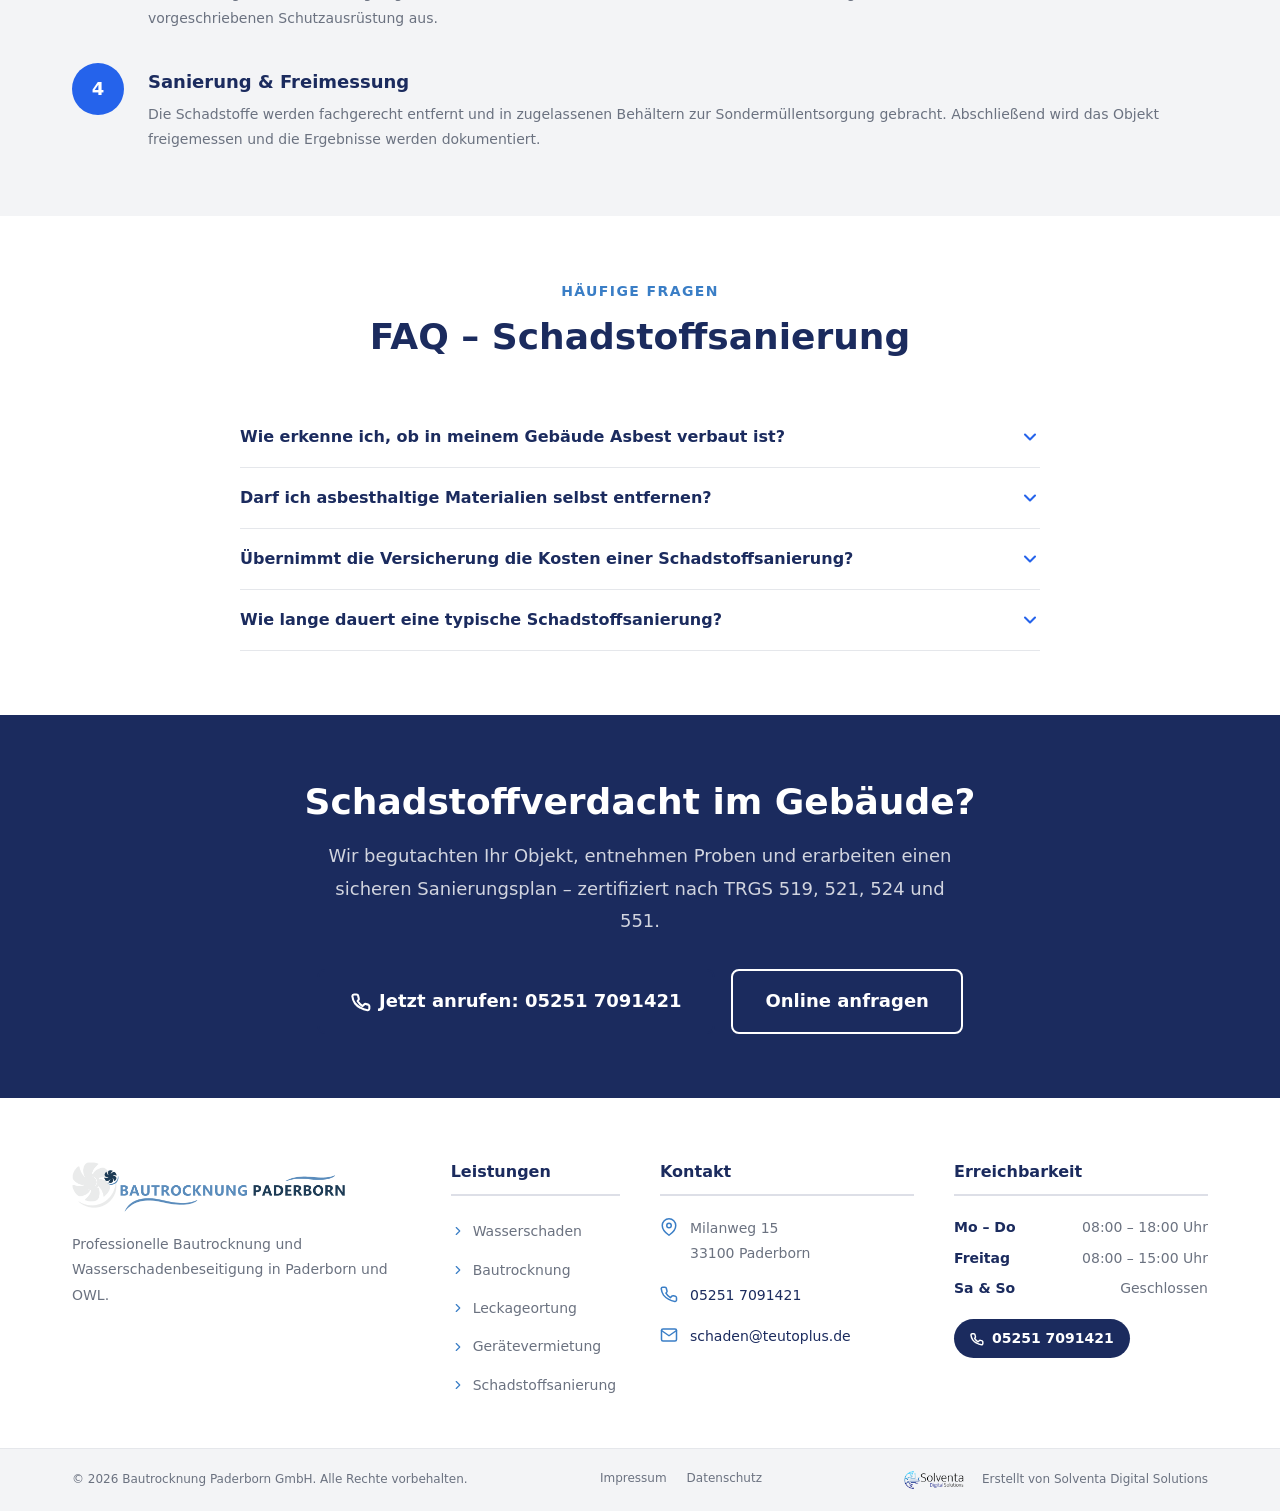
<file: schadstoffsanierung.html>
<!DOCTYPE html>
<html lang="de">
<head>
  <meta charset="UTF-8">
  <meta name="viewport" content="width=device-width, initial-scale=1.0">
  <meta name="description" content="Zertifizierte Schadstoffsanierung in Paderborn: Asbest (TRGS 519), Mineralfasern (TRGS 521), kontaminierte Bereiche (TRGS 524) und Teer/PAK (TRGS 551). Bautrocknung Paderborn GmbH.">
  <meta name="robots" content="index, follow">
  <meta name="theme-color" content="#1B2B5E">
  <title>Schadstoffsanierung &ndash; TRGS 519, 521, 524, 551 | Bautrocknung Paderborn GmbH | Paderborn</title>
  <link rel="stylesheet" href="css/style.css">
  <link rel="icon" type="image/png" href="assets/favicon.png">
  <!-- SEO -->
  <link rel="canonical" href="https://www.bautrocknung-pb.com/schadstoffsanierung">
  <meta property="og:title" content="Schadstoffsanierung – TRGS 519, 521, 524, 551 | Bautrocknung Paderborn GmbH | Paderborn">
  <meta property="og:description" content="Zertifizierte Schadstoffsanierung in Paderborn: Asbest (TRGS 519), Mineralfasern (TRGS 521), kontaminierte Bereiche (TRGS 524) und Teer/PAK (TRGS 551). Bautrocknung Paderborn GmbH.">
  <meta property="og:type" content="website">
  <meta property="og:url" content="https://www.bautrocknung-pb.com/schadstoffsanierung">
  <meta property="og:locale" content="de_DE">
  <meta property="og:site_name" content="Bautrocknung Paderborn GmbH">
  <meta property="og:image" content="https://www.bautrocknung-pb.com/assets/images/Logo_Bautrocknung.png">
  <meta name="twitter:card" content="summary_large_image">
  <meta name="twitter:title" content="Schadstoffsanierung – TRGS 519, 521, 524, 551 | Bautrocknung Paderborn GmbH | Paderborn">
  <meta name="twitter:description" content="Zertifizierte Schadstoffsanierung in Paderborn: Asbest (TRGS 519), Mineralfasern (TRGS 521), kontaminierte Bereiche (TRGS 524) und Teer/PAK (TRGS 551). Bautrocknung Paderborn GmbH.">
</head>
<body>
<a href="#main-content" class="skip-link">Zum Inhalt springen</a>

<!-- HEADER -->
<header class="site-header" id="site-header">
  <nav class="navbar" role="navigation" aria-label="Hauptnavigation"><div class="container"><div class="navbar__inner">
    <a href="index.html" class="navbar__logo" aria-label="Startseite"><img src="assets/images/Logo_Bautrocknung.png" alt="Bautrocknung Paderborn GmbH" class="navbar__logo-img"></a>
    <ul class="navbar-nav" role="list">
      <li><a href="index.html" class="nav-link">Startseite</a></li>
      <li><a href="ueber-uns.html" class="nav-link">Über uns</a></li>
      <li class="nav-dropdown"><button class="nav-dropdown-toggle" aria-expanded="false" aria-haspopup="true">Leistungen<svg class="dropdown-chevron icon--sm" xmlns="http://www.w3.org/2000/svg" viewBox="0 0 24 24" fill="none" stroke="currentColor" stroke-width="2.5" stroke-linecap="round" stroke-linejoin="round" aria-hidden="true"><polyline points="6 9 12 15 18 9"/></svg></button>
        <ul class="dropdown-menu" role="list"><li><a href="wasserschaden.html" class="dropdown-link"><svg xmlns="http://www.w3.org/2000/svg" viewBox="0 0 24 24" fill="none" stroke="currentColor" stroke-width="2" stroke-linecap="round" stroke-linejoin="round" aria-hidden="true"><path d="M12 2.69l5.66 5.66a8 8 0 1 1-11.31 0z"/></svg>Wasserschaden</a></li><li><a href="bautrocknung.html" class="dropdown-link"><svg xmlns="http://www.w3.org/2000/svg" viewBox="0 0 24 24" fill="none" stroke="currentColor" stroke-width="2" stroke-linecap="round" stroke-linejoin="round" aria-hidden="true"><path d="M9.59 4.59A2 2 0 1 1 11 8H2m10.59 11.41A2 2 0 1 0 14 16H2m15.73-8.27A2.5 2.5 0 1 1 19.5 12H2"/></svg>Bautrocknung</a></li><li><a href="leckageortung.html" class="dropdown-link"><svg xmlns="http://www.w3.org/2000/svg" viewBox="0 0 24 24" fill="none" stroke="currentColor" stroke-width="2" stroke-linecap="round" stroke-linejoin="round" aria-hidden="true"><circle cx="11" cy="11" r="8"/><line x1="21" y1="21" x2="16.65" y2="16.65"/></svg>Leckageortung</a></li><li><a href="vermietung.html" class="dropdown-link"><svg xmlns="http://www.w3.org/2000/svg" viewBox="0 0 24 24" fill="none" stroke="currentColor" stroke-width="2" stroke-linecap="round" stroke-linejoin="round" aria-hidden="true"><rect x="1" y="3" width="15" height="13" rx="1"/><polygon points="16 8 20 8 23 11 23 16 16 16 16 8"/><circle cx="5.5" cy="18.5" r="2.5"/><circle cx="18.5" cy="18.5" r="2.5"/></svg>Ger&auml;tevermietung</a></li><li><a href="schadstoffsanierung.html" class="dropdown-link"><svg xmlns="http://www.w3.org/2000/svg" viewBox="0 0 24 24" fill="none" stroke="currentColor" stroke-width="2" stroke-linecap="round" stroke-linejoin="round" aria-hidden="true"><path d="M10.29 3.86L1.82 18a2 2 0 0 0 1.71 3h16.94a2 2 0 0 0 1.71-3L13.71 3.86a2 2 0 0 0-3.42 0z"/><line x1="12" y1="9" x2="12" y2="13"/><line x1="12" y1="17" x2="12.01" y2="17"/></svg>Schadstoffsanierung</a></li></ul>
      </li>
      <li><a href="kontakt.html" class="nav-link">Kontakt</a></li>
    </ul>
    <a href="tel:+4952517091421" class="nav-emergency"><svg xmlns="http://www.w3.org/2000/svg" viewBox="0 0 24 24" fill="none" stroke="currentColor" stroke-width="2.5" stroke-linecap="round" stroke-linejoin="round" aria-hidden="true"><path d="M22 16.92v3a2 2 0 0 1-2.18 2 19.79 19.79 0 0 1-8.63-3.07A19.5 19.5 0 0 1 4.69 13.5a19.79 19.79 0 0 1-3.07-8.67A2 2 0 0 1 3.6 3h3a2 2 0 0 1 2 1.72c.127.96.361 1.903.7 2.81a2 2 0 0 1-.45 2.11L7.91 10.91a16 16 0 0 0 5.94 5.94l1.98-1.98a2 2 0 0 1 2.11-.45c.907.339 1.85.573 2.81.7A2 2 0 0 1 22 16.92z"/></svg>05251 7091421</a>
    <button class="hamburger" id="hamburger" aria-expanded="false" aria-controls="mobile-menu" aria-label="Men&uuml; &ouml;ffnen"><span class="hamburger__line" aria-hidden="true"></span><span class="hamburger__line" aria-hidden="true"></span><span class="hamburger__line" aria-hidden="true"></span></button>
  </div></div></nav>
  <div class="mobile-menu" id="mobile-menu" role="navigation" aria-label="Mobile Navigation"><div class="mobile-menu__inner"><ul role="list">
    <li><a href="index.html" class="mobile-nav-link"><svg xmlns="http://www.w3.org/2000/svg" viewBox="0 0 24 24" fill="none" stroke="currentColor" stroke-width="2" stroke-linecap="round" stroke-linejoin="round" width="20" height="20" aria-hidden="true"><path d="M3 9l9-7 9 7v11a2 2 0 0 1-2 2H5a2 2 0 0 1-2-2z"/><polyline points="9 22 9 12 15 12 15 22"/></svg>Startseite</a></li>
    <li><a href="ueber-uns.html" class="mobile-nav-link"><svg xmlns="http://www.w3.org/2000/svg" viewBox="0 0 24 24" fill="none" stroke="currentColor" stroke-width="2" stroke-linecap="round" stroke-linejoin="round" width="20" height="20" aria-hidden="true"><path d="M17 21v-2a4 4 0 0 0-4-4H5a4 4 0 0 0-4 4v2"/><circle cx="9" cy="7" r="4"/><path d="M23 21v-2a4 4 0 0 0-3-3.87"/><path d="M16 3.13a4 4 0 0 1 0 7.75"/></svg>Über uns</a></li>
    <li><span class="mobile-dropdown-label">Leistungen</span></li>
    <li><a href="wasserschaden.html" class="mobile-sub-link"><svg xmlns="http://www.w3.org/2000/svg" viewBox="0 0 24 24" fill="none" stroke="currentColor" stroke-width="2" stroke-linecap="round" stroke-linejoin="round" aria-hidden="true"><path d="M12 2.69l5.66 5.66a8 8 0 1 1-11.31 0z"/></svg>Wasserschaden</a></li>
    <li><a href="bautrocknung.html" class="mobile-sub-link"><svg xmlns="http://www.w3.org/2000/svg" viewBox="0 0 24 24" fill="none" stroke="currentColor" stroke-width="2" stroke-linecap="round" stroke-linejoin="round" aria-hidden="true"><path d="M9.59 4.59A2 2 0 1 1 11 8H2m10.59 11.41A2 2 0 1 0 14 16H2m15.73-8.27A2.5 2.5 0 1 1 19.5 12H2"/></svg>Bautrocknung</a></li>
    <li><a href="leckageortung.html" class="mobile-sub-link"><svg xmlns="http://www.w3.org/2000/svg" viewBox="0 0 24 24" fill="none" stroke="currentColor" stroke-width="2" stroke-linecap="round" stroke-linejoin="round" aria-hidden="true"><circle cx="11" cy="11" r="8"/><line x1="21" y1="21" x2="16.65" y2="16.65"/></svg>Leckageortung</a></li>
    <li><a href="vermietung.html" class="mobile-sub-link"><svg xmlns="http://www.w3.org/2000/svg" viewBox="0 0 24 24" fill="none" stroke="currentColor" stroke-width="2" stroke-linecap="round" stroke-linejoin="round" aria-hidden="true"><rect x="1" y="3" width="15" height="13" rx="1"/><polygon points="16 8 20 8 23 11 23 16 16 16 16 8"/><circle cx="5.5" cy="18.5" r="2.5"/><circle cx="18.5" cy="18.5" r="2.5"/></svg>Ger&auml;tevermietung</a></li>
    <li><a href="schadstoffsanierung.html" class="mobile-sub-link"><svg xmlns="http://www.w3.org/2000/svg" viewBox="0 0 24 24" fill="none" stroke="currentColor" stroke-width="2" stroke-linecap="round" stroke-linejoin="round" aria-hidden="true"><path d="M10.29 3.86L1.82 18a2 2 0 0 0 1.71 3h16.94a2 2 0 0 0 1.71-3L13.71 3.86a2 2 0 0 0-3.42 0z"/><line x1="12" y1="9" x2="12" y2="13"/><line x1="12" y1="17" x2="12.01" y2="17"/></svg>Schadstoffsanierung</a></li>
    <li><a href="kontakt.html" class="mobile-nav-link"><svg xmlns="http://www.w3.org/2000/svg" viewBox="0 0 24 24" fill="none" stroke="currentColor" stroke-width="2" stroke-linecap="round" stroke-linejoin="round" width="20" height="20" aria-hidden="true"><path d="M21 15a2 2 0 0 1-2 2H7l-4 4V5a2 2 0 0 1 2-2h14a2 2 0 0 1 2 2z"/></svg>Kontakt</a></li>
  </ul><a href="tel:+4952517091421" class="mobile-menu__emergency"><svg xmlns="http://www.w3.org/2000/svg" viewBox="0 0 24 24" fill="none" stroke="currentColor" stroke-width="2.5" stroke-linecap="round" stroke-linejoin="round" width="24" height="24" aria-hidden="true"><path d="M22 16.92v3a2 2 0 0 1-2.18 2 19.79 19.79 0 0 1-8.63-3.07A19.5 19.5 0 0 1 4.69 13.5a19.79 19.79 0 0 1-3.07-8.67A2 2 0 0 1 3.6 3h3a2 2 0 0 1 2 1.72c.127.96.361 1.903.7 2.81a2 2 0 0 1-.45 2.11L7.91 10.91a16 16 0 0 0 5.94 5.94l1.98-1.98a2 2 0 0 1 2.11-.45c.907.339 1.85.573 2.81.7A2 2 0 0 1 22 16.92z"/></svg>05251 7091421</a></div></div>
</header>


<main id="main-content">

  <!-- Inner Hero -->
  <section class="hero-inner hero-inner--schadstoffsanierung" aria-labelledby="page-title">
    <div class="container"><div class="hero-inner__content">
      <nav class="breadcrumb" aria-label="Brotkrumennavigation">
        <span class="breadcrumb__item"><a href="index.html">Startseite</a></span>
        <span class="breadcrumb__separator" aria-hidden="true">›</span>
        <span class="breadcrumb__item--active" aria-current="page">Schadstoffsanierung</span>
      </nav>
      <h1 class="hero-inner__title" id="page-title">Schadstoffsanierung</h1>
      <p class="hero-inner__lead">Zertifizierte Sanierung von Asbest, K&uuml;nstlichen Mineralfasern, Teer und kontaminierten Bereichen &ndash; sicher, dokumentiert und nach den aktuellen TRGS-Vorschriften.</p>
    </div></div>
  </section>

  <!-- Intro -->
  <section class="section" aria-labelledby="intro-heading">
    <div class="container">
      <div style="margin-bottom:var(--space-10);">
        <span class="section-label">Was bedeutet TRGS-Zertifizierung?</span>
        <h2 id="intro-heading">Schadstoffsanierung erfordert Fachkenntnis &ndash; und Nachweise</h2>
      </div>
      <div class="grid--2" style="align-items:start; gap:var(--space-12);">
        <div>
          <p class="lead">TRGS steht f&uuml;r Technische Regeln f&uuml;r Gefahrstoffe. Sie legen verbindlich fest, wie gef&auml;hrliche Materialien sicher gehandhabt, beseitigt und entsorgt werden m&uuml;ssen.</p>
          <p class="mt-4" style="color:var(--color-gray);">Nicht jedes Unternehmen darf Schadstoffsanierungen durchf&uuml;hren. Wir sind f&uuml;r alle vier relevanten Bereiche zertifiziert &ndash; von der Asbestsanierung bis zur Beseitigung von Teer und PAK-haltigen Materialien. Unsere Mitarbeiter sind gesch&uuml;lt, unsere Arbeitsweise behördlich anerkannt.</p>
          <ul class="icon-list mt-8" role="list">
            <li class="icon-list__item"><svg xmlns="http://www.w3.org/2000/svg" viewBox="0 0 24 24" fill="none" stroke="currentColor" stroke-width="2.5" stroke-linecap="round" stroke-linejoin="round" width="20" height="20" aria-hidden="true"><polyline points="20 6 9 17 4 12"/></svg>Behördlich anerkannte Zertifizierung</li>
            <li class="icon-list__item"><svg xmlns="http://www.w3.org/2000/svg" viewBox="0 0 24 24" fill="none" stroke="currentColor" stroke-width="2.5" stroke-linecap="round" stroke-linejoin="round" width="20" height="20" aria-hidden="true"><polyline points="20 6 9 17 4 12"/></svg>Geschultes Fachpersonal f&uuml;r alle TRGS-Bereiche</li>
            <li class="icon-list__item"><svg xmlns="http://www.w3.org/2000/svg" viewBox="0 0 24 24" fill="none" stroke="currentColor" stroke-width="2.5" stroke-linecap="round" stroke-linejoin="round" width="20" height="20" aria-hidden="true"><polyline points="20 6 9 17 4 12"/></svg>L&uuml;ckenlose Dokumentation und Entsorgungsnachweise</li>
            <li class="icon-list__item"><svg xmlns="http://www.w3.org/2000/svg" viewBox="0 0 24 24" fill="none" stroke="currentColor" stroke-width="2.5" stroke-linecap="round" stroke-linejoin="round" width="20" height="20" aria-hidden="true"><polyline points="20 6 9 17 4 12"/></svg>Koordination mit Beh&ouml;rden und Entsorgungsunternehmen</li>
          </ul>
        </div>
        <div class="img-placeholder" role="img" aria-label="Schadstoffsanierung" style="min-height:320px;background:url('assets/images/Schadstoffsanierung.png') center/cover no-repeat;"></div>
      </div>
    </div>
  </section>

  <!-- Die 4 TRGS-Bereiche -->
  <section class="section section--gray" aria-labelledby="trgs-heading">
    <div class="container">
      <div class="section-header text-center">
        <span class="section-label">Unsere Zertifizierungen</span>
        <h2 id="trgs-heading">Vier TRGS-Bereiche &ndash; ein Ansprechpartner</h2>
        <p class="lead mt-4">Wir decken alle wesentlichen Schadstoffbereiche ab, die bei Sanierungen, Abbrucharbeiten und Wasserschadensanierungen auftreten k&ouml;nnen.</p>
      </div>
      <div class="grid--2" style="gap:var(--space-6);">

        <div class="method-card">
          <div class="method-card__icon">
            <svg xmlns="http://www.w3.org/2000/svg" viewBox="0 0 24 24" fill="none" stroke="currentColor" stroke-width="2" stroke-linecap="round" stroke-linejoin="round" width="28" height="28" aria-hidden="true"><path d="M12 22s8-4 8-10V5l-8-3-8 3v7c0 6 8 10 8 10z"/></svg>
          </div>
          <h3 class="method-card__title">TRGS 519 &ndash; Asbest</h3>
          <p class="method-card__desc">Asbest wurde in Deutschland bis 1993 in Baustoffen verbaut und ist noch heute in vielen Geb&auml;uden vor 1993 vorhanden: in Fassadenplatten, D&auml;mmungen, Fliesen und Klebstoffen. Die TRGS 519 regelt den sicheren Umgang und die fachgerechte Entsorgung von Asbestprodukten. Unsere zertifizierten Mitarbeiter erkennen, sichern und entsorgen asbesthaltige Materialien sicher und behördenkonform.</p>
        </div>

        <div class="method-card">
          <div class="method-card__icon">
            <svg xmlns="http://www.w3.org/2000/svg" viewBox="0 0 24 24" fill="none" stroke="currentColor" stroke-width="2" stroke-linecap="round" stroke-linejoin="round" width="28" height="28" aria-hidden="true"><path d="M3 9l9-7 9 7v11a2 2 0 0 1-2 2H5a2 2 0 0 1-2-2z"/><polyline points="9 22 9 12 15 12 15 22"/></svg>
          </div>
          <h3 class="method-card__title">TRGS 521 &ndash; K&uuml;nstliche Mineralfasern (KMF)</h3>
          <p class="method-card__desc">K&uuml;nstliche Mineralfasern (Glaswolle, Steinwolle, Schlackenwolle) wurden vor allem zwischen den 1970er und 1990er Jahren als D&auml;mmstoffe verbaut. &Auml;ltere KMF-Produkte k&ouml;nnen krebserregende Fasern freisetzen. Die TRGS 521 legt Schutzma&szlig;nahmen f&uuml;r den Rückbau und die Entsorgung fest &ndash; unsere Fachkr&auml;fte arbeiten mit geeigneter Schutzausr&uuml;stung und sachgerechter Absaugung.</p>
        </div>

        <div class="method-card">
          <div class="method-card__icon">
            <svg xmlns="http://www.w3.org/2000/svg" viewBox="0 0 24 24" fill="none" stroke="currentColor" stroke-width="2" stroke-linecap="round" stroke-linejoin="round" width="28" height="28" aria-hidden="true"><circle cx="12" cy="12" r="10"/><line x1="12" y1="8" x2="12" y2="12"/><line x1="12" y1="16" x2="12.01" y2="16"/></svg>
          </div>
          <h3 class="method-card__title">TRGS 524 &ndash; Kontaminierte Bereiche</h3>
          <p class="method-card__desc">Schimmelpilzbefall, chemische Verunreinigungen, biogene Schadstoffe oder andere kontaminierte Bausubstanzen verlangen besondere Schutzma&szlig;nahmen. Die TRGS 524 regelt die Arbeit in solchen Bereichen und schreibt Schutzklassen, Schutzausr&uuml;stung und Dekontaminationsverfahren vor. Wir f&uuml;hren die Einstufung, Sicherung und Sanierung nach aktuellem Stand der Technik durch.</p>
        </div>

        <div class="method-card">
          <div class="method-card__icon">
            <svg xmlns="http://www.w3.org/2000/svg" viewBox="0 0 24 24" fill="none" stroke="currentColor" stroke-width="2" stroke-linecap="round" stroke-linejoin="round" width="28" height="28" aria-hidden="true"><path d="M12 2.69l5.66 5.66a8 8 0 1 1-11.31 0z"/></svg>
          </div>
          <h3 class="method-card__title">TRGS 551 &ndash; Teer und PAK</h3>
          <p class="method-card__desc">Teerhaltiger Kleber (Teerpappe, PAK-haltige Bitumenprodukte) findet sich h&auml;ufig unter alten Bodenbel&auml;gen in Geb&auml;uden aus den 1950er bis 1970er Jahren. Polyzyklische aromatische Kohlenwasserstoffe (PAK) sind krebserzeugend. Die TRGS 551 regelt den sicheren Umgang und die fachgerechte Entsorgung &ndash; ohne Staubaufwirbelung, mit geeigneten Werkzeugen und Filtersystemen.</p>
        </div>

      </div>
    </div>
  </section>

  <!-- Zertifikate Download -->
  <section class="section" aria-labelledby="certs-heading">
    <div class="container">
      <div class="section-header text-center">
        <span class="section-label">Nachweise</span>
        <h2 id="certs-heading">Unsere Zertifikate</h2>
        <p class="lead mt-4">Transparenz ist uns wichtig. Hier k&ouml;nnen Sie unsere Zertifikate direkt einsehen und herunterladen.</p>
      </div>
      <div class="grid--4" style="gap:var(--space-6); margin-top:var(--space-10);">

        <a class="cert-card" href="assets/images/dokumente/Alt%20TRGS%20519%20Anlage%204C.pdf" target="_blank" rel="noopener noreferrer" aria-label="TRGS 519 Asbest Zertifikat als PDF öffnen">
          <div class="cert-card__badge">TRGS 519</div>
          <h3 class="cert-card__title">Asbest&shy;sanierung</h3>
          <p class="cert-card__desc">Zertifizierter Fachbetrieb gem&auml;&szlig; TRGS 519 f&uuml;r Abbruch, Sanierungs- und Instandhaltungsarbeiten mit Asbest.</p>
          <div class="cert-card__footer"><span>PDF &ouml;ffnen</span><svg xmlns="http://www.w3.org/2000/svg" viewBox="0 0 24 24" fill="none" stroke="currentColor" stroke-width="2.5" stroke-linecap="round" stroke-linejoin="round" width="14" height="14" aria-hidden="true"><path d="M18 13v6a2 2 0 0 1-2 2H5a2 2 0 0 1-2-2V8a2 2 0 0 1 2-2h6"/><polyline points="15 3 21 3 21 9"/><line x1="10" y1="14" x2="21" y2="3"/></svg></div>
        </a>

        <a class="cert-card" href="assets/images/dokumente/TRGS%20521.pdf" target="_blank" rel="noopener noreferrer" aria-label="TRGS 521 Künstliche Mineralfasern Zertifikat als PDF öffnen">
          <div class="cert-card__badge">TRGS 521</div>
          <h3 class="cert-card__title">Mineral&shy;fasern (KMF)</h3>
          <p class="cert-card__desc">Qualifikationsnachweis gem&auml;&szlig; TRGS 521 f&uuml;r Abbruch- und Sanierungsarbeiten mit k&uuml;nstlichen Mineralfasern.</p>
          <div class="cert-card__footer"><span>PDF &ouml;ffnen</span><svg xmlns="http://www.w3.org/2000/svg" viewBox="0 0 24 24" fill="none" stroke="currentColor" stroke-width="2.5" stroke-linecap="round" stroke-linejoin="round" width="14" height="14" aria-hidden="true"><path d="M18 13v6a2 2 0 0 1-2 2H5a2 2 0 0 1-2-2V8a2 2 0 0 1 2-2h6"/><polyline points="15 3 21 3 21 9"/><line x1="10" y1="14" x2="21" y2="3"/></svg></div>
        </a>

        <a class="cert-card" href="assets/images/dokumente/TRGS%20524.pdf" target="_blank" rel="noopener noreferrer" aria-label="TRGS 524 Kontaminierte Bereiche Zertifikat als PDF öffnen">
          <div class="cert-card__badge">TRGS 524</div>
          <h3 class="cert-card__title">Kontaminierte Bereiche</h3>
          <p class="cert-card__desc">Nachweis gem&auml;&szlig; TRGS 524 f&uuml;r Sanierungs- und Instandhaltungsarbeiten in kontaminierten Bereichen.</p>
          <div class="cert-card__footer"><span>PDF &ouml;ffnen</span><svg xmlns="http://www.w3.org/2000/svg" viewBox="0 0 24 24" fill="none" stroke="currentColor" stroke-width="2.5" stroke-linecap="round" stroke-linejoin="round" width="14" height="14" aria-hidden="true"><path d="M18 13v6a2 2 0 0 1-2 2H5a2 2 0 0 1-2-2V8a2 2 0 0 1 2-2h6"/><polyline points="15 3 21 3 21 9"/><line x1="10" y1="14" x2="21" y2="3"/></svg></div>
        </a>

        <a class="cert-card" href="assets/images/dokumente/TRGS%20551.pdf" target="_blank" rel="noopener noreferrer" aria-label="TRGS 551 Teer und PAK Zertifikat als PDF öffnen">
          <div class="cert-card__badge">TRGS 551</div>
          <h3 class="cert-card__title">Teer &amp; PAK</h3>
          <p class="cert-card__desc">Qualifikationsnachweis gem&auml;&szlig; TRGS 551 f&uuml;r Arbeiten an teer- und PAK-haltigen Baustoffen und Bodenbelagen.</p>
          <div class="cert-card__footer"><span>PDF &ouml;ffnen</span><svg xmlns="http://www.w3.org/2000/svg" viewBox="0 0 24 24" fill="none" stroke="currentColor" stroke-width="2.5" stroke-linecap="round" stroke-linejoin="round" width="14" height="14" aria-hidden="true"><path d="M18 13v6a2 2 0 0 1-2 2H5a2 2 0 0 1-2-2V8a2 2 0 0 1 2-2h6"/><polyline points="15 3 21 3 21 9"/><line x1="10" y1="14" x2="21" y2="3"/></svg></div>
        </a>

      </div>
    </div>
  </section>

  <!-- Ablauf -->
  <section class="section section--gray" aria-labelledby="process-heading">
    <div class="container">
      <div class="section-header text-center">
        <span class="section-label">So gehen wir vor</span>
        <h2 id="process-heading">Unser Sanierungsablauf</h2>
      </div>
      <div class="process-steps">
        <div class="process-step">
          <div class="process-step__number" aria-hidden="true">1</div>
          <div class="process-step__content">
            <h3 class="process-step__title">Begehung &amp; Probenahme</h3>
            <p class="process-step__desc">Wir begutachten das Objekt, entnehmen Materialproben und lassen diese von einem akkreditierten Labor analysieren. So wissen wir genau, welche Schadstoffe vorliegen und in welcher Konzentration.</p>
          </div>
        </div>
        <div class="process-step">
          <div class="process-step__number" aria-hidden="true">2</div>
          <div class="process-step__content">
            <h3 class="process-step__title">Sanierungsplan &amp; Beh&ouml;rdenmeldung</h3>
            <p class="process-step__desc">Auf Basis der Analyseergebnisse erstellen wir einen Sanierungsplan, melden das Vorhaben bei den zust&auml;ndigen Beh&ouml;rden an und stimmen den Ablauf mit allen Beteiligten ab.</p>
          </div>
        </div>
        <div class="process-step">
          <div class="process-step__number" aria-hidden="true">3</div>
          <div class="process-step__content">
            <h3 class="process-step__title">Schutzma&szlig;nahmen &amp; Absperrung</h3>
            <p class="process-step__desc">Bevor die eigentliche Sanierung beginnt, richten wir Schutzzonen ein, installieren Unterdruckhaltung und statten unser Team mit der vorgeschriebenen Schutzausr&uuml;stung aus.</p>
          </div>
        </div>
        <div class="process-step">
          <div class="process-step__number" aria-hidden="true">4</div>
          <div class="process-step__content">
            <h3 class="process-step__title">Sanierung &amp; Freimessung</h3>
            <p class="process-step__desc">Die Schadstoffe werden fachgerecht entfernt und in zugelassenen Beh&auml;ltern zur Sondermüllentsorgung gebracht. Abschlie&szlig;end wird das Objekt freigemessen und die Ergebnisse werden dokumentiert.</p>
          </div>
        </div>
      </div>
    </div>
  </section>

  <!-- FAQ -->
  <section class="section" aria-labelledby="faq-heading">
    <div class="container">
      <div class="section-header text-center"><span class="section-label">H&auml;ufige Fragen</span><h2 id="faq-heading">FAQ &ndash; Schadstoffsanierung</h2></div>
      <dl class="faq-list" role="list">
        <div class="faq-item" role="listitem"><details>
          <summary class="faq-question">Wie erkenne ich, ob in meinem Geb&auml;ude Asbest verbaut ist?<svg class="faq-chevron" xmlns="http://www.w3.org/2000/svg" viewBox="0 0 24 24" fill="none" stroke="currentColor" stroke-width="2.5" stroke-linecap="round" stroke-linejoin="round" aria-hidden="true"><polyline points="6 9 12 15 18 9"/></svg></summary>
          <div class="faq-answer">Asbesthaltige Materialien sind optisch nicht von unbedenklichen Baustoffen zu unterscheiden. Als Faustregel gilt: Geb&auml;ude, die vor 1993 errichtet oder saniert wurden, k&ouml;nnen Asbest enthalten &ndash; besonders in Fassadenplatten, D&auml;mmungen, Fliesenklebern, Spachtelmassen oder Dachpappen. Wir nehmen gerne Proben und lassen diese analysieren.</div>
        </details></div>
        <div class="faq-item" role="listitem"><details>
          <summary class="faq-question">Darf ich asbesthaltige Materialien selbst entfernen?<svg class="faq-chevron" xmlns="http://www.w3.org/2000/svg" viewBox="0 0 24 24" fill="none" stroke="currentColor" stroke-width="2.5" stroke-linecap="round" stroke-linejoin="round" aria-hidden="true"><polyline points="6 9 12 15 18 9"/></svg></summary>
          <div class="faq-answer">Nein. Die Entfernung von schwach gebundenem Asbest (z.&nbsp;B. Spritzasbest) ist in Deutschland ausschlie&szlig;lich Fachbetrieben erlaubt, die nach TRGS 519 zertifiziert sind. Auch f&uuml;r stark gebundenen Asbest (z.&nbsp;B. Asbestzementplatten) gelten strenge Vorgaben. Eigenmächtiges Entfernen kann zu Bußgeldern und erheblichen Gesundheitsrisiken f&uuml;hren.</div>
        </details></div>
        <div class="faq-item" role="listitem"><details>
          <summary class="faq-question">&Uuml;bernimmt die Versicherung die Kosten einer Schadstoffsanierung?<svg class="faq-chevron" xmlns="http://www.w3.org/2000/svg" viewBox="0 0 24 24" fill="none" stroke="currentColor" stroke-width="2.5" stroke-linecap="round" stroke-linejoin="round" aria-hidden="true"><polyline points="6 9 12 15 18 9"/></svg></summary>
          <div class="faq-answer">Das h&auml;ngt vom Einzelfall und der Versicherungspolice ab. Tritt ein Wasserschaden auf und werden dabei Schadstoffe (z.&nbsp;B. Teerkleber unter dem Boden) freigelegt, &uuml;bernehmen viele Geb&auml;udeversicherungen die Sanierungskosten. Wir erstellen Ihnen eine l&uuml;ckenlose Dokumentation, die Sie direkt bei Ihrer Versicherung einreichen k&ouml;nnen.</div>
        </details></div>
        <div class="faq-item" role="listitem"><details>
          <summary class="faq-question">Wie lange dauert eine typische Schadstoffsanierung?<svg class="faq-chevron" xmlns="http://www.w3.org/2000/svg" viewBox="0 0 24 24" fill="none" stroke="currentColor" stroke-width="2.5" stroke-linecap="round" stroke-linejoin="round" aria-hidden="true"><polyline points="6 9 12 15 18 9"/></svg></summary>
          <div class="faq-answer">Das ist stark abh&auml;ngig vom Umfang. Kleine Bereiche (z.&nbsp;B. ein Zimmer mit Asbestfliesen) lassen sich oft innerhalb eines Tages sanieren. Gro&szlig;fl&auml;chige Sanierungen oder der Umgang mit Spritzasbest k&ouml;nnen mehrere Wochen in Anspruch nehmen. Wir geben Ihnen nach der Erstbegehung eine realistische Zeitsch&auml;tzung.</div>
        </details></div>
      </dl>
    </div>
  </section>

  <!-- CTA Band -->
  <section class="cta-band" aria-labelledby="cta-ss-heading">
    <div class="container">
      <h2 class="cta-band__title" id="cta-ss-heading">Schadstoffverdacht im Geb&auml;ude?</h2>
      <p class="cta-band__sub">Wir begutachten Ihr Objekt, entnehmen Proben und erarbeiten einen sicheren Sanierungsplan &ndash; zertifiziert nach TRGS 519, 521, 524 und 551.</p>
      <div class="cta-band__actions">
        <a href="tel:+4952517091421" class="btn btn--danger btn--lg"><svg xmlns="http://www.w3.org/2000/svg" viewBox="0 0 24 24" fill="none" stroke="currentColor" stroke-width="2.5" stroke-linecap="round" stroke-linejoin="round" width="20" height="20" aria-hidden="true"><path d="M22 16.92v3a2 2 0 0 1-2.18 2 19.79 19.79 0 0 1-8.63-3.07A19.5 19.5 0 0 1 4.69 13.5a19.79 19.79 0 0 1-3.07-8.67A2 2 0 0 1 3.6 3h3a2 2 0 0 1 2 1.72c.127.96.361 1.903.7 2.81a2 2 0 0 1-.45 2.11L7.91 10.91a16 16 0 0 0 5.94 5.94l1.98-1.98a2 2 0 0 1 2.11-.45c.907.339 1.85.573 2.81.7A2 2 0 0 1 22 16.92z"/></svg>Jetzt anrufen: 05251 7091421</a>
        <a href="kontakt.html?leistung=schadstoffsanierung" class="btn btn--outline--white btn--lg">Online anfragen</a>
      </div>
    </div>
  </section>

</main>

<!-- FOOTER -->
<footer class="site-footer" role="contentinfo">
  <div class="footer-main"><div class="container"><div class="footer-grid">
    <div class="footer-col"><a href="index.html" class="footer-logo"><img src="assets/images/Logo_Bautrocknung.png" alt="Bautrocknung Paderborn GmbH" class="footer-logo__img"></a><p class="footer-tagline">Professionelle Bautrocknung und Wasserschadenbeseitigung in Paderborn und OWL.</p></div>
    <div class="footer-col"><h3 class="footer-col__title">Leistungen</h3><ul class="footer-nav-list" role="list"><li><a href="wasserschaden.html" class="footer-nav-link"><svg xmlns="http://www.w3.org/2000/svg" viewBox="0 0 24 24" fill="none" stroke="currentColor" stroke-width="2" stroke-linecap="round" stroke-linejoin="round" aria-hidden="true"><polyline points="9 18 15 12 9 6"/></svg>Wasserschaden</a></li><li><a href="bautrocknung.html" class="footer-nav-link"><svg xmlns="http://www.w3.org/2000/svg" viewBox="0 0 24 24" fill="none" stroke="currentColor" stroke-width="2" stroke-linecap="round" stroke-linejoin="round" aria-hidden="true"><polyline points="9 18 15 12 9 6"/></svg>Bautrocknung</a></li><li><a href="leckageortung.html" class="footer-nav-link"><svg xmlns="http://www.w3.org/2000/svg" viewBox="0 0 24 24" fill="none" stroke="currentColor" stroke-width="2" stroke-linecap="round" stroke-linejoin="round" aria-hidden="true"><polyline points="9 18 15 12 9 6"/></svg>Leckageortung</a></li><li><a href="vermietung.html" class="footer-nav-link"><svg xmlns="http://www.w3.org/2000/svg" viewBox="0 0 24 24" fill="none" stroke="currentColor" stroke-width="2" stroke-linecap="round" stroke-linejoin="round" aria-hidden="true"><polyline points="9 18 15 12 9 6"/></svg>Ger&auml;tevermietung</a></li><li><a href="schadstoffsanierung.html" class="footer-nav-link"><svg xmlns="http://www.w3.org/2000/svg" viewBox="0 0 24 24" fill="none" stroke="currentColor" stroke-width="2" stroke-linecap="round" stroke-linejoin="round" aria-hidden="true"><polyline points="9 18 15 12 9 6"/></svg>Schadstoffsanierung</a></li></ul></div>
    <div class="footer-col"><h3 class="footer-col__title">Kontakt</h3><ul class="footer-contact-list" role="list"><li class="footer-contact-item"><svg xmlns="http://www.w3.org/2000/svg" viewBox="0 0 24 24" fill="none" stroke="currentColor" stroke-width="2" stroke-linecap="round" stroke-linejoin="round" aria-hidden="true"><path d="M21 10c0 7-9 13-9 13s-9-6-9-13a9 9 0 0 1 18 0z"/><circle cx="12" cy="10" r="3"/></svg><span>Milanweg 15<br>33100 Paderborn</span></li><li class="footer-contact-item"><svg xmlns="http://www.w3.org/2000/svg" viewBox="0 0 24 24" fill="none" stroke="currentColor" stroke-width="2" stroke-linecap="round" stroke-linejoin="round" aria-hidden="true"><path d="M22 16.92v3a2 2 0 0 1-2.18 2 19.79 19.79 0 0 1-8.63-3.07A19.5 19.5 0 0 1 4.69 13.5a19.79 19.79 0 0 1-3.07-8.67A2 2 0 0 1 3.6 3h3a2 2 0 0 1 2 1.72c.127.96.361 1.903.7 2.81a2 2 0 0 1-.45 2.11L7.91 10.91a16 16 0 0 0 5.94 5.94l1.98-1.98a2 2 0 0 1 2.11-.45c.907.339 1.85.573 2.81.7A2 2 0 0 1 22 16.92z"/></svg><a href="tel:+4952517091421">05251 7091421</a></li><li class="footer-contact-item"><svg xmlns="http://www.w3.org/2000/svg" viewBox="0 0 24 24" fill="none" stroke="currentColor" stroke-width="2" stroke-linecap="round" stroke-linejoin="round" aria-hidden="true"><path d="M4 4h16c1.1 0 2 .9 2 2v12c0 1.1-.9 2-2 2H4c-1.1 0-2-.9-2-2V6c0-1.1.9-2 2-2z"/><polyline points="22,6 12,13 2,6"/></svg><a href="mailto:schaden@teutoplus.de">schaden@teutoplus.de</a></li></ul></div>
    <div class="footer-col"><h3 class="footer-col__title">Erreichbarkeit</h3><div class="footer-hours"><div class="footer-hours-row"><span><strong>Mo &ndash; Do</strong></span><span>08:00 &ndash; 18:00 Uhr</span></div><div class="footer-hours-row"><span><strong>Freitag</strong></span><span>08:00 &ndash; 15:00 Uhr</span></div><div class="footer-hours-row"><span><strong>Sa &amp; So</strong></span><span>Geschlossen</span></div></div><div class="footer-badge-24" style="margin-top:var(--space-5);"><svg xmlns="http://www.w3.org/2000/svg" viewBox="0 0 24 24" fill="none" stroke="currentColor" stroke-width="2.5" stroke-linecap="round" stroke-linejoin="round" width="14" height="14" aria-hidden="true"><path d="M22 16.92v3a2 2 0 0 1-2.18 2 19.79 19.79 0 0 1-8.63-3.07A19.5 19.5 0 0 1 4.69 13.5a19.79 19.79 0 0 1-3.07-8.67A2 2 0 0 1 3.6 3h3a2 2 0 0 1 2 1.72c.127.96.361 1.903.7 2.81a2 2 0 0 1-.45 2.11L7.91 10.91a16 16 0 0 0 5.94 5.94l1.98-1.98a2 2 0 0 1 2.11-.45c.907.339 1.85.573 2.81.7A2 2 0 0 1 22 16.92z"/></svg><a href="tel:+4952517091421" style="color:inherit;text-decoration:none;">05251 7091421</a></div></div>
  </div></div></div>
  <div class="footer-bottom"><div class="container"><div class="footer-bottom__inner"><p class="footer-bottom__copy">&copy; <span id="footer-year"></span> Bautrocknung Paderborn GmbH. Alle Rechte vorbehalten.</p><nav class="footer-bottom__links" aria-label="Rechtliche Links"><a href="impressum.html" class="footer-bottom__link">Impressum</a><a href="datenschutz.html" class="footer-bottom__link">Datenschutz</a></nav><div class="footer-bottom__credit"><a href="https://www.solventa-digital.de" target="_blank" rel="noopener noreferrer"><img src="assets/images/solventa_logo_klein.png" alt="Solventa Digital Solutions"><span>Erstellt von Solventa Digital Solutions</span></a></div></div></div></div>
</footer>

<div class="cookie-banner" id="cookie-banner" hidden role="dialog" aria-labelledby="cookie-title" aria-describedby="cookie-desc"><div class="container"><div class="cookie-banner__inner"><div class="cookie-banner__text"><p class="cookie-banner__title" id="cookie-title">Datenschutz-Einstellungen</p><p class="cookie-banner__desc" id="cookie-desc">Wir verwenden ausschlie&szlig;lich technisch notwendige Cookies. Weitere Informationen in unserer <a href="datenschutz.html">Datenschutzerkl&auml;rung</a>.</p></div><div class="cookie-banner__actions"><button class="cookie-banner__btn-decline" id="cookie-decline" type="button">Nur notwendige</button><button class="cookie-banner__btn-accept" id="cookie-accept" type="button">Verstanden</button></div></div></div></div>

<script src="js/main.js"></script>
<script>var y=document.getElementById('footer-year');if(y)y.textContent=new Date().getFullYear();</script>
</body>
</html>
</file>
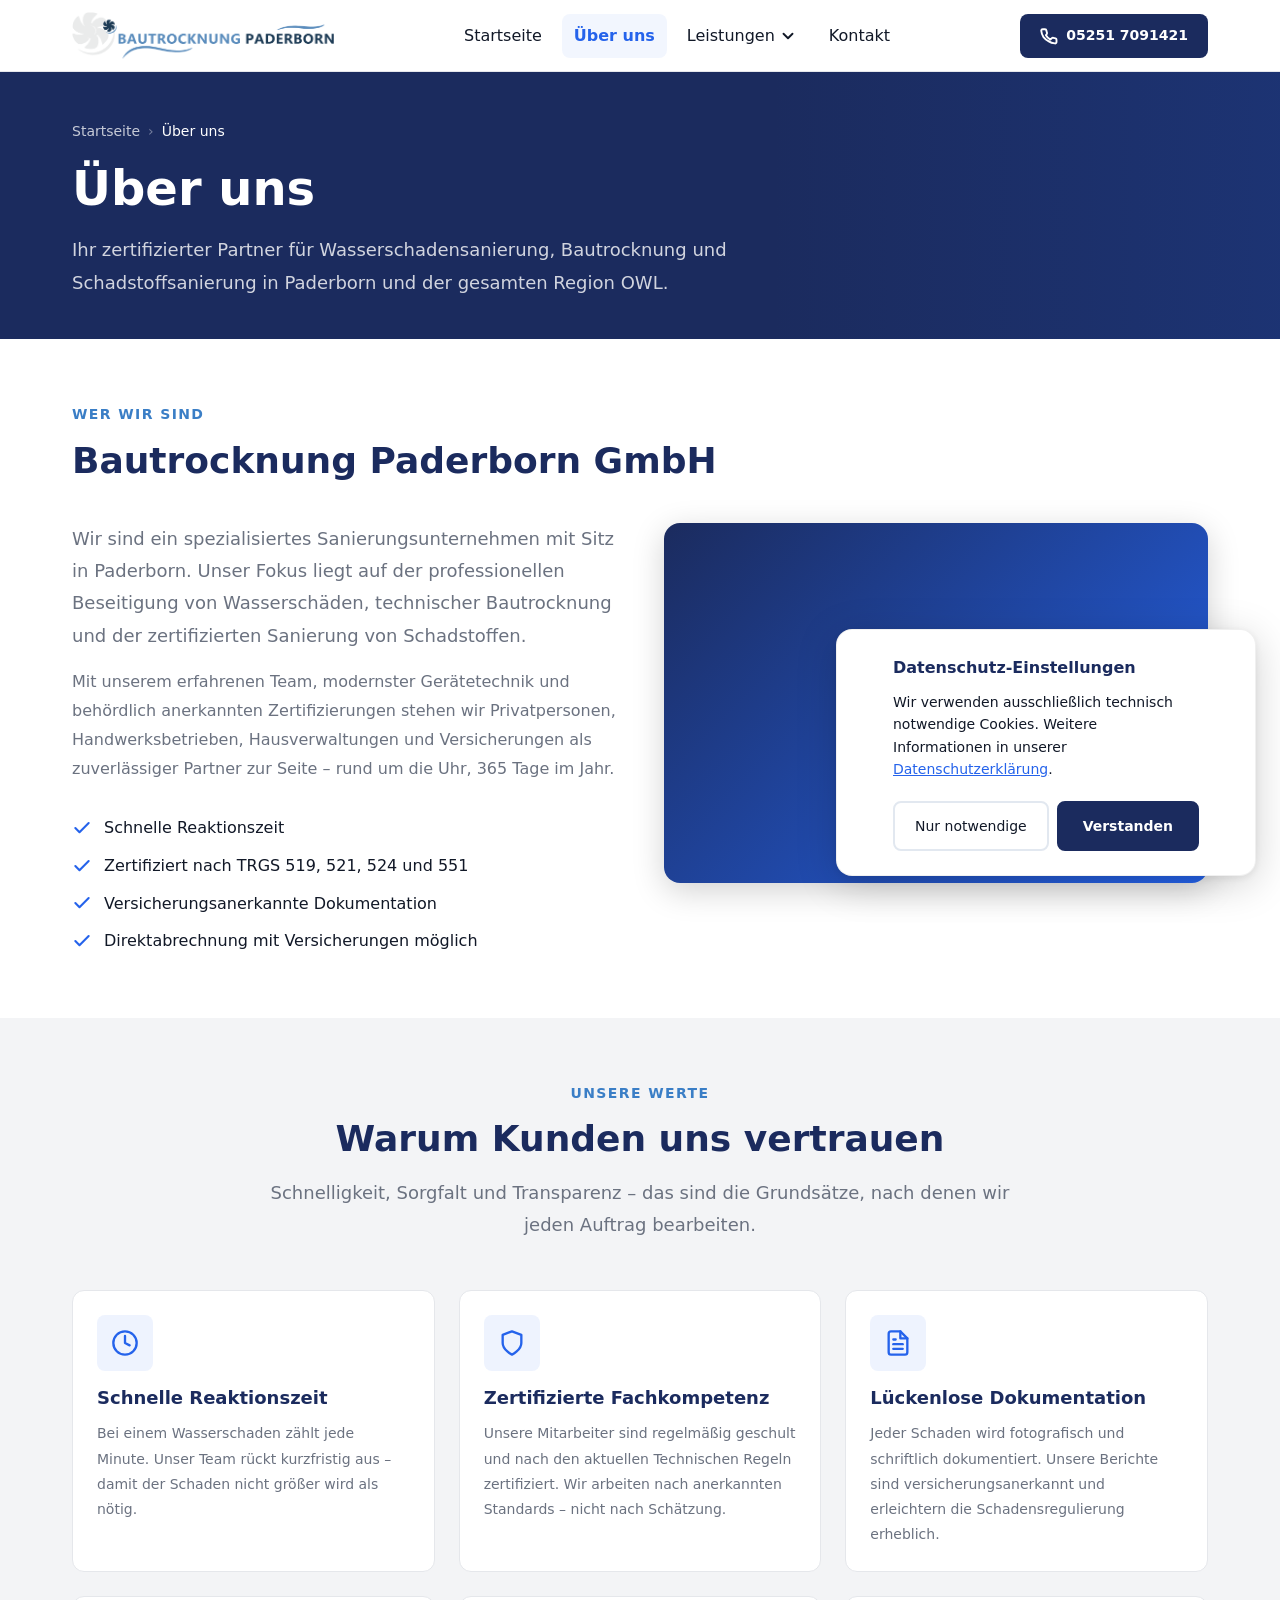
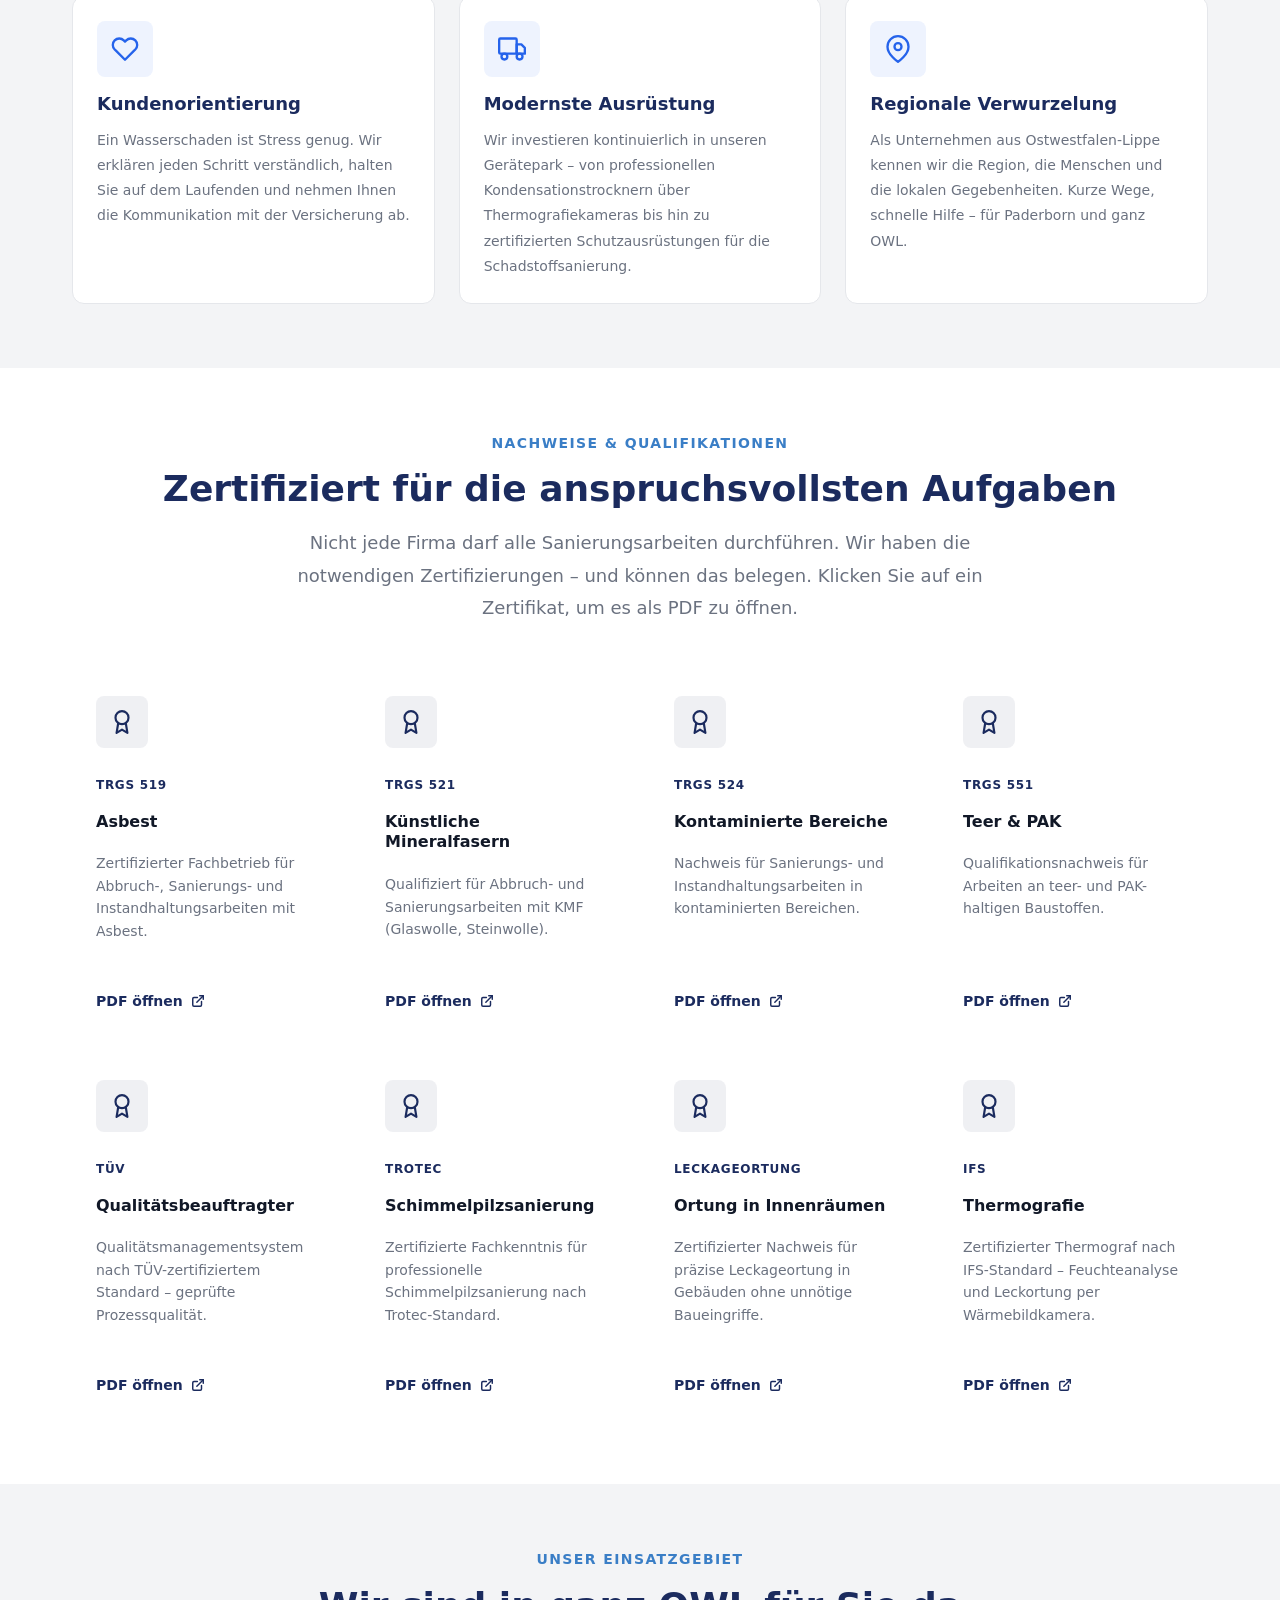
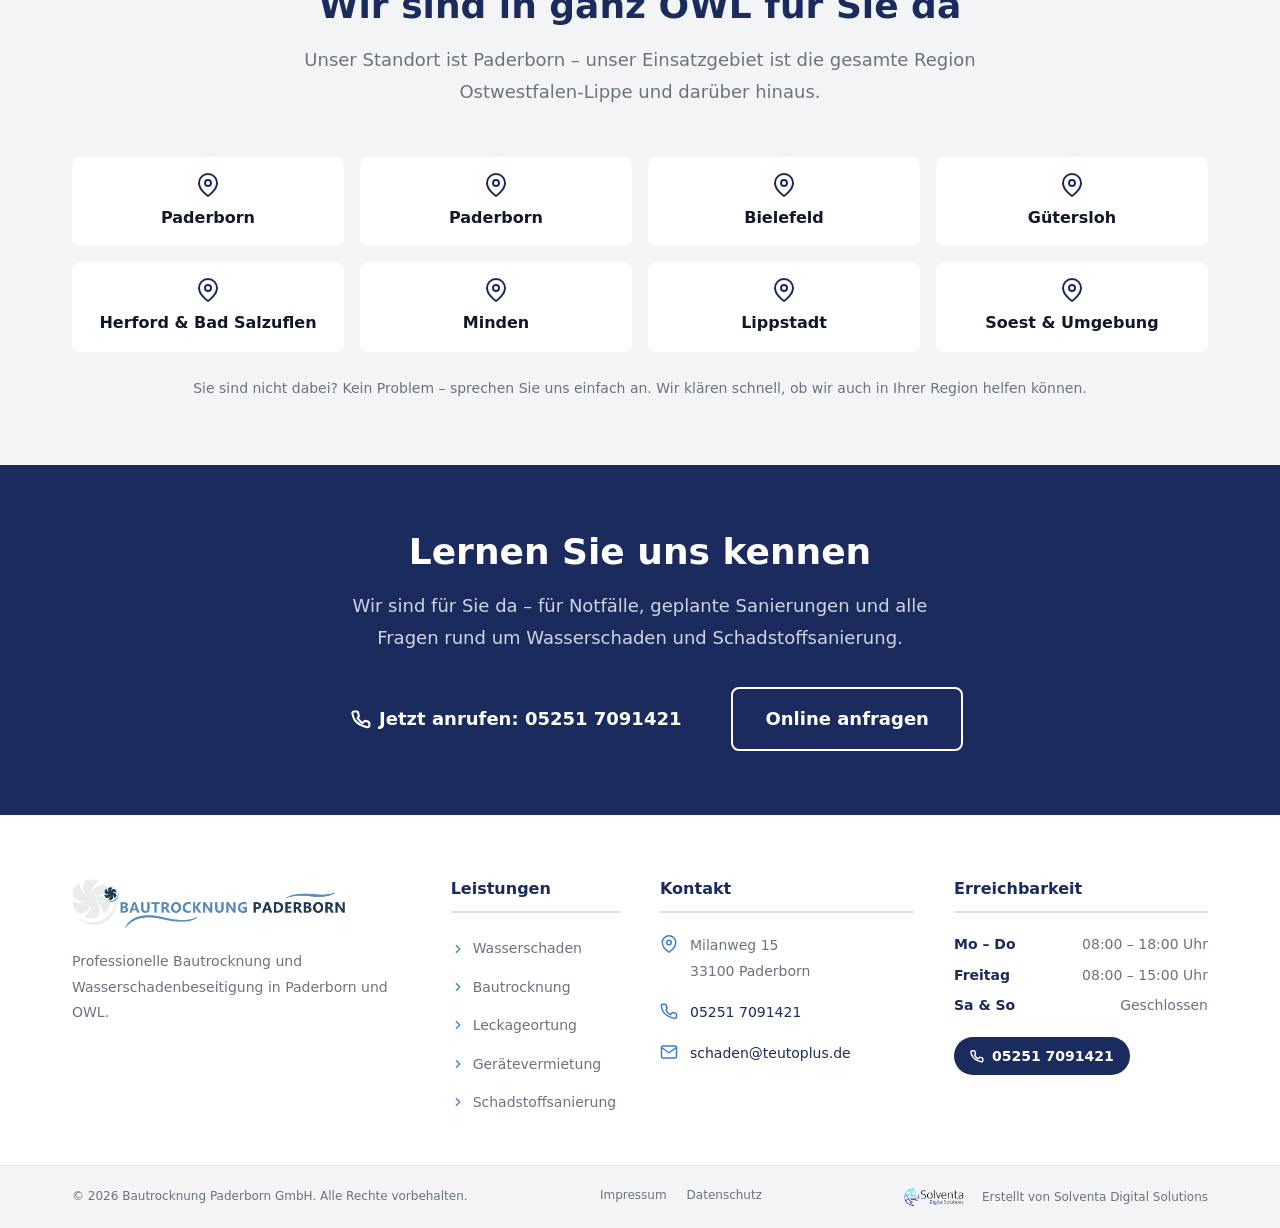
<file: ueber-uns.html>
<!DOCTYPE html>
<html lang="de">
<head>
  <meta charset="UTF-8">
  <meta name="viewport" content="width=device-width, initial-scale=1.0">
  <meta name="description" content="&Uuml;ber Bautrocknung Paderborn GmbH: Ihr zertifizierter Partner f&uuml;r Wasserschadensanierung, Bautrocknung und Schadstoffsanierung in Paderborn und OWL.">
  <meta name="robots" content="index, follow">
  <meta name="theme-color" content="#1B2B5E">
  <title>&Uuml;ber uns | Bautrocknung Paderborn GmbH | Paderborn</title>
  <link rel="stylesheet" href="css/style.css">
  <link rel="icon" type="image/png" href="assets/favicon.png">
  <!-- SEO -->
  <link rel="canonical" href="https://www.bautrocknung-pb.com/ueber-uns">
  <meta property="og:title" content="Über uns | Bautrocknung Paderborn GmbH | Paderborn">
  <meta property="og:description" content="Über Bautrocknung Paderborn GmbH: Ihr zertifizierter Partner für Wasserschadensanierung, Bautrocknung und Schadstoffsanierung in Paderborn und OWL.">
  <meta property="og:type" content="website">
  <meta property="og:url" content="https://www.bautrocknung-pb.com/ueber-uns">
  <meta property="og:locale" content="de_DE">
  <meta property="og:site_name" content="Bautrocknung Paderborn GmbH">
  <meta property="og:image" content="https://www.bautrocknung-pb.com/assets/images/Logo_Bautrocknung.png">
  <meta name="twitter:card" content="summary_large_image">
  <meta name="twitter:title" content="Über uns | Bautrocknung Paderborn GmbH | Paderborn">
  <meta name="twitter:description" content="Über Bautrocknung Paderborn GmbH: Ihr zertifizierter Partner für Wasserschadensanierung, Bautrocknung und Schadstoffsanierung in Paderborn und OWL.">
</head>
<body>
<a href="#main-content" class="skip-link">Zum Inhalt springen</a>

<!-- HEADER -->
<header class="site-header" id="site-header">
  <nav class="navbar" role="navigation" aria-label="Hauptnavigation"><div class="container"><div class="navbar__inner">
    <a href="index.html" class="navbar__logo" aria-label="Startseite"><img src="assets/images/Logo_Bautrocknung.png" alt="Bautrocknung Paderborn GmbH" class="navbar__logo-img"></a>
    <ul class="navbar-nav" role="list">
      <li><a href="index.html" class="nav-link">Startseite</a></li>
      <li><a href="ueber-uns.html" class="nav-link">Über uns</a></li>
      <li class="nav-dropdown"><button class="nav-dropdown-toggle" aria-expanded="false" aria-haspopup="true">Leistungen<svg class="dropdown-chevron icon--sm" xmlns="http://www.w3.org/2000/svg" viewBox="0 0 24 24" fill="none" stroke="currentColor" stroke-width="2.5" stroke-linecap="round" stroke-linejoin="round" aria-hidden="true"><polyline points="6 9 12 15 18 9"/></svg></button>
        <ul class="dropdown-menu" role="list"><li><a href="wasserschaden.html" class="dropdown-link"><svg xmlns="http://www.w3.org/2000/svg" viewBox="0 0 24 24" fill="none" stroke="currentColor" stroke-width="2" stroke-linecap="round" stroke-linejoin="round" aria-hidden="true"><path d="M12 2.69l5.66 5.66a8 8 0 1 1-11.31 0z"/></svg>Wasserschaden</a></li><li><a href="bautrocknung.html" class="dropdown-link"><svg xmlns="http://www.w3.org/2000/svg" viewBox="0 0 24 24" fill="none" stroke="currentColor" stroke-width="2" stroke-linecap="round" stroke-linejoin="round" aria-hidden="true"><path d="M9.59 4.59A2 2 0 1 1 11 8H2m10.59 11.41A2 2 0 1 0 14 16H2m15.73-8.27A2.5 2.5 0 1 1 19.5 12H2"/></svg>Bautrocknung</a></li><li><a href="leckageortung.html" class="dropdown-link"><svg xmlns="http://www.w3.org/2000/svg" viewBox="0 0 24 24" fill="none" stroke="currentColor" stroke-width="2" stroke-linecap="round" stroke-linejoin="round" aria-hidden="true"><circle cx="11" cy="11" r="8"/><line x1="21" y1="21" x2="16.65" y2="16.65"/></svg>Leckageortung</a></li><li><a href="vermietung.html" class="dropdown-link"><svg xmlns="http://www.w3.org/2000/svg" viewBox="0 0 24 24" fill="none" stroke="currentColor" stroke-width="2" stroke-linecap="round" stroke-linejoin="round" aria-hidden="true"><rect x="1" y="3" width="15" height="13" rx="1"/><polygon points="16 8 20 8 23 11 23 16 16 16 16 8"/><circle cx="5.5" cy="18.5" r="2.5"/><circle cx="18.5" cy="18.5" r="2.5"/></svg>Ger&auml;tevermietung</a></li><li><a href="schadstoffsanierung.html" class="dropdown-link"><svg xmlns="http://www.w3.org/2000/svg" viewBox="0 0 24 24" fill="none" stroke="currentColor" stroke-width="2" stroke-linecap="round" stroke-linejoin="round" aria-hidden="true"><path d="M10.29 3.86L1.82 18a2 2 0 0 0 1.71 3h16.94a2 2 0 0 0 1.71-3L13.71 3.86a2 2 0 0 0-3.42 0z"/><line x1="12" y1="9" x2="12" y2="13"/><line x1="12" y1="17" x2="12.01" y2="17"/></svg>Schadstoffsanierung</a></li></ul>
      </li>
      <li><a href="kontakt.html" class="nav-link">Kontakt</a></li>
    </ul>
    <a href="tel:+4952517091421" class="nav-emergency"><svg xmlns="http://www.w3.org/2000/svg" viewBox="0 0 24 24" fill="none" stroke="currentColor" stroke-width="2.5" stroke-linecap="round" stroke-linejoin="round" aria-hidden="true"><path d="M22 16.92v3a2 2 0 0 1-2.18 2 19.79 19.79 0 0 1-8.63-3.07A19.5 19.5 0 0 1 4.69 13.5a19.79 19.79 0 0 1-3.07-8.67A2 2 0 0 1 3.6 3h3a2 2 0 0 1 2 1.72c.127.96.361 1.903.7 2.81a2 2 0 0 1-.45 2.11L7.91 10.91a16 16 0 0 0 5.94 5.94l1.98-1.98a2 2 0 0 1 2.11-.45c.907.339 1.85.573 2.81.7A2 2 0 0 1 22 16.92z"/></svg>05251 7091421</a>
    <button class="hamburger" id="hamburger" aria-expanded="false" aria-controls="mobile-menu" aria-label="Men&uuml; &ouml;ffnen"><span class="hamburger__line" aria-hidden="true"></span><span class="hamburger__line" aria-hidden="true"></span><span class="hamburger__line" aria-hidden="true"></span></button>
  </div></div></nav>
  <div class="mobile-menu" id="mobile-menu" role="navigation" aria-label="Mobile Navigation"><div class="mobile-menu__inner"><ul role="list">
    <li><a href="index.html" class="mobile-nav-link"><svg xmlns="http://www.w3.org/2000/svg" viewBox="0 0 24 24" fill="none" stroke="currentColor" stroke-width="2" stroke-linecap="round" stroke-linejoin="round" width="20" height="20" aria-hidden="true"><path d="M3 9l9-7 9 7v11a2 2 0 0 1-2 2H5a2 2 0 0 1-2-2z"/><polyline points="9 22 9 12 15 12 15 22"/></svg>Startseite</a></li>
    <li><a href="ueber-uns.html" class="mobile-nav-link"><svg xmlns="http://www.w3.org/2000/svg" viewBox="0 0 24 24" fill="none" stroke="currentColor" stroke-width="2" stroke-linecap="round" stroke-linejoin="round" width="20" height="20" aria-hidden="true"><path d="M17 21v-2a4 4 0 0 0-4-4H5a4 4 0 0 0-4 4v2"/><circle cx="9" cy="7" r="4"/><path d="M23 21v-2a4 4 0 0 0-3-3.87"/><path d="M16 3.13a4 4 0 0 1 0 7.75"/></svg>Über uns</a></li>
    <li><span class="mobile-dropdown-label">Leistungen</span></li>
    <li><a href="wasserschaden.html" class="mobile-sub-link"><svg xmlns="http://www.w3.org/2000/svg" viewBox="0 0 24 24" fill="none" stroke="currentColor" stroke-width="2" stroke-linecap="round" stroke-linejoin="round" aria-hidden="true"><path d="M12 2.69l5.66 5.66a8 8 0 1 1-11.31 0z"/></svg>Wasserschaden</a></li>
    <li><a href="bautrocknung.html" class="mobile-sub-link"><svg xmlns="http://www.w3.org/2000/svg" viewBox="0 0 24 24" fill="none" stroke="currentColor" stroke-width="2" stroke-linecap="round" stroke-linejoin="round" aria-hidden="true"><path d="M9.59 4.59A2 2 0 1 1 11 8H2m10.59 11.41A2 2 0 1 0 14 16H2m15.73-8.27A2.5 2.5 0 1 1 19.5 12H2"/></svg>Bautrocknung</a></li>
    <li><a href="leckageortung.html" class="mobile-sub-link"><svg xmlns="http://www.w3.org/2000/svg" viewBox="0 0 24 24" fill="none" stroke="currentColor" stroke-width="2" stroke-linecap="round" stroke-linejoin="round" aria-hidden="true"><circle cx="11" cy="11" r="8"/><line x1="21" y1="21" x2="16.65" y2="16.65"/></svg>Leckageortung</a></li>
    <li><a href="vermietung.html" class="mobile-sub-link"><svg xmlns="http://www.w3.org/2000/svg" viewBox="0 0 24 24" fill="none" stroke="currentColor" stroke-width="2" stroke-linecap="round" stroke-linejoin="round" aria-hidden="true"><rect x="1" y="3" width="15" height="13" rx="1"/><polygon points="16 8 20 8 23 11 23 16 16 16 16 8"/><circle cx="5.5" cy="18.5" r="2.5"/><circle cx="18.5" cy="18.5" r="2.5"/></svg>Ger&auml;tevermietung</a></li>
    <li><a href="schadstoffsanierung.html" class="mobile-sub-link"><svg xmlns="http://www.w3.org/2000/svg" viewBox="0 0 24 24" fill="none" stroke="currentColor" stroke-width="2" stroke-linecap="round" stroke-linejoin="round" aria-hidden="true"><path d="M10.29 3.86L1.82 18a2 2 0 0 0 1.71 3h16.94a2 2 0 0 0 1.71-3L13.71 3.86a2 2 0 0 0-3.42 0z"/><line x1="12" y1="9" x2="12" y2="13"/><line x1="12" y1="17" x2="12.01" y2="17"/></svg>Schadstoffsanierung</a></li>
    <li><a href="kontakt.html" class="mobile-nav-link"><svg xmlns="http://www.w3.org/2000/svg" viewBox="0 0 24 24" fill="none" stroke="currentColor" stroke-width="2" stroke-linecap="round" stroke-linejoin="round" width="20" height="20" aria-hidden="true"><path d="M21 15a2 2 0 0 1-2 2H7l-4 4V5a2 2 0 0 1 2-2h14a2 2 0 0 1 2 2z"/></svg>Kontakt</a></li>
  </ul><a href="tel:+4952517091421" class="mobile-menu__emergency"><svg xmlns="http://www.w3.org/2000/svg" viewBox="0 0 24 24" fill="none" stroke="currentColor" stroke-width="2.5" stroke-linecap="round" stroke-linejoin="round" width="24" height="24" aria-hidden="true"><path d="M22 16.92v3a2 2 0 0 1-2.18 2 19.79 19.79 0 0 1-8.63-3.07A19.5 19.5 0 0 1 4.69 13.5a19.79 19.79 0 0 1-3.07-8.67A2 2 0 0 1 3.6 3h3a2 2 0 0 1 2 1.72c.127.96.361 1.903.7 2.81a2 2 0 0 1-.45 2.11L7.91 10.91a16 16 0 0 0 5.94 5.94l1.98-1.98a2 2 0 0 1 2.11-.45c.907.339 1.85.573 2.81.7A2 2 0 0 1 22 16.92z"/></svg>05251 7091421</a></div></div>
</header>


<main id="main-content">

  <!-- Inner Hero -->
  <section class="hero-inner" aria-labelledby="page-title">
    <div class="container"><div class="hero-inner__content">
      <nav class="breadcrumb" aria-label="Brotkrumennavigation">
        <span class="breadcrumb__item"><a href="index.html">Startseite</a></span>
        <span class="breadcrumb__separator" aria-hidden="true">›</span>
        <span class="breadcrumb__item--active" aria-current="page">Über uns</span>
      </nav>
      <h1 class="hero-inner__title" id="page-title">Über uns</h1>
      <p class="hero-inner__lead">Ihr zertifizierter Partner f&uuml;r Wasserschadensanierung, Bautrocknung und Schadstoffsanierung in Paderborn und der gesamten Region OWL.</p>
    </div></div>
  </section>

  <!-- Intro -->
  <section class="section" aria-labelledby="intro-heading">
    <div class="container">
      <div style="margin-bottom:var(--space-10);">
        <span class="section-label">Wer wir sind</span>
        <h2 id="intro-heading">Bautrocknung Paderborn GmbH</h2>
      </div>
      <div class="grid--2" style="align-items:start; gap:var(--space-12);">
        <div>
          <p class="lead">Wir sind ein spezialisiertes Sanierungsunternehmen mit Sitz in Paderborn. Unser Fokus liegt auf der professionellen Beseitigung von Wasserschäden, technischer Bautrocknung und der zertifizierten Sanierung von Schadstoffen.</p>
          <p class="mt-4" style="color:var(--color-gray);">Mit unserem erfahrenen Team, modernster Gerätetechnik und behördlich anerkannten Zertifizierungen stehen wir Privatpersonen, Handwerksbetrieben, Hausverwaltungen und Versicherungen als zuverlässiger Partner zur Seite &ndash; rund um die Uhr, 365 Tage im Jahr.</p>
          <ul class="icon-list mt-8" role="list">
            <li class="icon-list__item"><svg xmlns="http://www.w3.org/2000/svg" viewBox="0 0 24 24" fill="none" stroke="currentColor" stroke-width="2.5" stroke-linecap="round" stroke-linejoin="round" width="20" height="20" aria-hidden="true"><polyline points="20 6 9 17 4 12"/></svg>Schnelle Reaktionszeit</li>
            <li class="icon-list__item"><svg xmlns="http://www.w3.org/2000/svg" viewBox="0 0 24 24" fill="none" stroke="currentColor" stroke-width="2.5" stroke-linecap="round" stroke-linejoin="round" width="20" height="20" aria-hidden="true"><polyline points="20 6 9 17 4 12"/></svg>Zertifiziert nach TRGS 519, 521, 524 und 551</li>
            <li class="icon-list__item"><svg xmlns="http://www.w3.org/2000/svg" viewBox="0 0 24 24" fill="none" stroke="currentColor" stroke-width="2.5" stroke-linecap="round" stroke-linejoin="round" width="20" height="20" aria-hidden="true"><polyline points="20 6 9 17 4 12"/></svg>Versicherungsanerkannte Dokumentation</li>
            <li class="icon-list__item"><svg xmlns="http://www.w3.org/2000/svg" viewBox="0 0 24 24" fill="none" stroke="currentColor" stroke-width="2.5" stroke-linecap="round" stroke-linejoin="round" width="20" height="20" aria-hidden="true"><polyline points="20 6 9 17 4 12"/></svg>Direktabrechnung mit Versicherungen m&ouml;glich</li>
          </ul>
        </div>
        <div class="img-placeholder" role="img" aria-label="Team Bautrocknung Paderborn GmbH – Bildplatzhalter" style="min-height:360px;">
          <div><svg xmlns="http://www.w3.org/2000/svg" viewBox="0 0 24 24" fill="none" stroke="currentColor" stroke-width="1" stroke-linecap="round" stroke-linejoin="round" width="64" height="64" style="opacity:.4;margin:0 auto var(--space-4)"><path d="M17 21v-2a4 4 0 0 0-4-4H5a4 4 0 0 0-4 4v2"/><circle cx="9" cy="7" r="4"/><path d="M23 21v-2a4 4 0 0 0-3-3.87"/><path d="M16 3.13a4 4 0 0 1 0 7.75"/></svg><p style="margin:0;opacity:.6;font-size:var(--font-size-sm)">Teamfoto folgt</p></div>
        </div>
      </div>
    </div>
  </section>

  <!-- Werte / USPs -->
  <section class="section section--gray" aria-labelledby="values-heading">
    <div class="container">
      <div class="section-header text-center">
        <span class="section-label">Unsere Werte</span>
        <h2 id="values-heading">Warum Kunden uns vertrauen</h2>
        <p class="lead mt-4">Schnelligkeit, Sorgfalt und Transparenz &ndash; das sind die Grundsätze, nach denen wir jeden Auftrag bearbeiten.</p>
      </div>
      <div class="grid--3" style="gap:var(--space-6); margin-top:var(--space-10);">

        <div class="method-card">
          <div class="method-card__icon"><svg xmlns="http://www.w3.org/2000/svg" viewBox="0 0 24 24" fill="none" stroke="currentColor" stroke-width="2" stroke-linecap="round" stroke-linejoin="round" width="28" height="28" aria-hidden="true"><circle cx="12" cy="12" r="10"/><polyline points="12 6 12 12 16 14"/></svg></div>
          <h3 class="method-card__title">Schnelle Reaktionszeit</h3>
          <p class="method-card__desc">Bei einem Wasserschaden z&auml;hlt jede Minute. Unser Team r&uuml;ckt kurzfristig aus &ndash; damit der Schaden nicht gr&ouml;&szlig;er wird als n&ouml;tig.</p>
        </div>

        <div class="method-card">
          <div class="method-card__icon"><svg xmlns="http://www.w3.org/2000/svg" viewBox="0 0 24 24" fill="none" stroke="currentColor" stroke-width="2" stroke-linecap="round" stroke-linejoin="round" width="28" height="28" aria-hidden="true"><path d="M12 22s8-4 8-10V5l-8-3-8 3v7c0 6 8 10 8 10z"/></svg></div>
          <h3 class="method-card__title">Zertifizierte Fachkompetenz</h3>
          <p class="method-card__desc">Unsere Mitarbeiter sind regelm&auml;&szlig;ig geschult und nach den aktuellen Technischen Regeln zertifiziert. Wir arbeiten nach anerkannten Standards &ndash; nicht nach Sch&auml;tzung.</p>
        </div>

        <div class="method-card">
          <div class="method-card__icon"><svg xmlns="http://www.w3.org/2000/svg" viewBox="0 0 24 24" fill="none" stroke="currentColor" stroke-width="2" stroke-linecap="round" stroke-linejoin="round" width="28" height="28" aria-hidden="true"><path d="M14 2H6a2 2 0 0 0-2 2v16a2 2 0 0 0 2 2h12a2 2 0 0 0 2-2V8z"/><polyline points="14 2 14 8 20 8"/><line x1="16" y1="13" x2="8" y2="13"/><line x1="16" y1="17" x2="8" y2="17"/><polyline points="10 9 9 9 8 9"/></svg></div>
          <h3 class="method-card__title">L&uuml;ckenlose Dokumentation</h3>
          <p class="method-card__desc">Jeder Schaden wird fotografisch und schriftlich dokumentiert. Unsere Berichte sind versicherungsanerkannt und erleichtern die Schadensregulierung erheblich.</p>
        </div>

        <div class="method-card">
          <div class="method-card__icon"><svg xmlns="http://www.w3.org/2000/svg" viewBox="0 0 24 24" fill="none" stroke="currentColor" stroke-width="2" stroke-linecap="round" stroke-linejoin="round" width="28" height="28" aria-hidden="true"><path d="M20.84 4.61a5.5 5.5 0 0 0-7.78 0L12 5.67l-1.06-1.06a5.5 5.5 0 0 0-7.78 7.78l1.06 1.06L12 21.23l7.78-7.78 1.06-1.06a5.5 5.5 0 0 0 0-7.78z"/></svg></div>
          <h3 class="method-card__title">Kundenorientierung</h3>
          <p class="method-card__desc">Ein Wasserschaden ist Stress genug. Wir erkl&auml;ren jeden Schritt verst&auml;ndlich, halten Sie auf dem Laufenden und nehmen Ihnen die Kommunikation mit der Versicherung ab.</p>
        </div>

        <div class="method-card">
          <div class="method-card__icon"><svg xmlns="http://www.w3.org/2000/svg" viewBox="0 0 24 24" fill="none" stroke="currentColor" stroke-width="2" stroke-linecap="round" stroke-linejoin="round" width="28" height="28" aria-hidden="true"><rect x="1" y="3" width="15" height="13" rx="1"/><polygon points="16 8 20 8 23 11 23 16 16 16 16 8"/><circle cx="5.5" cy="18.5" r="2.5"/><circle cx="18.5" cy="18.5" r="2.5"/></svg></div>
          <h3 class="method-card__title">Modernste Ausr&uuml;stung</h3>
          <p class="method-card__desc">Wir investieren kontinuierlich in unseren Gerätepark &ndash; von professionellen Kondensationstrocknern &uuml;ber Thermografiekameras bis hin zu zertifizierten Schutzausr&uuml;stungen f&uuml;r die Schadstoffsanierung.</p>
        </div>

        <div class="method-card">
          <div class="method-card__icon"><svg xmlns="http://www.w3.org/2000/svg" viewBox="0 0 24 24" fill="none" stroke="currentColor" stroke-width="2" stroke-linecap="round" stroke-linejoin="round" width="28" height="28" aria-hidden="true"><path d="M21 10c0 7-9 13-9 13s-9-6-9-13a9 9 0 0 1 18 0z"/><circle cx="12" cy="10" r="3"/></svg></div>
          <h3 class="method-card__title">Regionale Verwurzelung</h3>
          <p class="method-card__desc">Als Unternehmen aus Ostwestfalen-Lippe kennen wir die Region, die Menschen und die lokalen Gegebenheiten. Kurze Wege, schnelle Hilfe &ndash; f&uuml;r Paderborn und ganz OWL.</p>
        </div>

      </div>
    </div>
  </section>

  <!-- Zertifizierungen Übersicht -->
  <section class="section" id="zertifikate" aria-labelledby="certs-heading">
    <div class="container">
      <div class="section-header text-center">
        <span class="section-label">Nachweise &amp; Qualifikationen</span>
        <h2 id="certs-heading">Zertifiziert f&uuml;r die anspruchsvollsten Aufgaben</h2>
        <p class="lead mt-4">Nicht jede Firma darf alle Sanierungsarbeiten durchf&uuml;hren. Wir haben die notwendigen Zertifizierungen &ndash; und k&ouml;nnen das belegen. Klicken Sie auf ein Zertifikat, um es als PDF zu &ouml;ffnen.</p>
      </div>

      <div class="cert-grid">

        <!-- TRGS 519 -->
        <a class="cert-card" href="assets/images/dokumente/Alt%20TRGS%20519%20Anlage%204C.pdf" target="_blank" rel="noopener noreferrer" aria-label="TRGS 519 Asbest Zertifikat als PDF öffnen">
          <div class="cert-card__icon"><svg xmlns="http://www.w3.org/2000/svg" viewBox="0 0 24 24" fill="none" stroke="currentColor" stroke-width="2" stroke-linecap="round" stroke-linejoin="round" width="26" height="26" aria-hidden="true"><circle cx="12" cy="8" r="6"/><path d="M15.477 12.89L17 22l-5-3-5 3 1.523-9.11"/></svg></div>
          <div class="cert-card__label">TRGS 519</div>
          <div class="cert-card__name">Asbest</div>
          <div class="cert-card__desc">Zertifizierter Fachbetrieb f&uuml;r Abbruch-, Sanierungs- und Instandhaltungsarbeiten mit Asbest.</div>
          <div class="cert-card__footer"><span>PDF &ouml;ffnen</span><svg xmlns="http://www.w3.org/2000/svg" viewBox="0 0 24 24" fill="none" stroke="currentColor" stroke-width="2.5" stroke-linecap="round" stroke-linejoin="round" width="14" height="14" aria-hidden="true"><path d="M18 13v6a2 2 0 0 1-2 2H5a2 2 0 0 1-2-2V8a2 2 0 0 1 2-2h6"/><polyline points="15 3 21 3 21 9"/><line x1="10" y1="14" x2="21" y2="3"/></svg></div>
        </a>

        <!-- TRGS 521 -->
        <a class="cert-card" href="assets/images/dokumente/TRGS%20521.pdf" target="_blank" rel="noopener noreferrer" aria-label="TRGS 521 Künstliche Mineralfasern Zertifikat als PDF öffnen">
          <div class="cert-card__icon"><svg xmlns="http://www.w3.org/2000/svg" viewBox="0 0 24 24" fill="none" stroke="currentColor" stroke-width="2" stroke-linecap="round" stroke-linejoin="round" width="26" height="26" aria-hidden="true"><circle cx="12" cy="8" r="6"/><path d="M15.477 12.89L17 22l-5-3-5 3 1.523-9.11"/></svg></div>
          <div class="cert-card__label">TRGS 521</div>
          <div class="cert-card__name">K&uuml;nstliche Mineralfasern</div>
          <div class="cert-card__desc">Qualifiziert f&uuml;r Abbruch- und Sanierungsarbeiten mit KMF (Glaswolle, Steinwolle).</div>
          <div class="cert-card__footer"><span>PDF &ouml;ffnen</span><svg xmlns="http://www.w3.org/2000/svg" viewBox="0 0 24 24" fill="none" stroke="currentColor" stroke-width="2.5" stroke-linecap="round" stroke-linejoin="round" width="14" height="14" aria-hidden="true"><path d="M18 13v6a2 2 0 0 1-2 2H5a2 2 0 0 1-2-2V8a2 2 0 0 1 2-2h6"/><polyline points="15 3 21 3 21 9"/><line x1="10" y1="14" x2="21" y2="3"/></svg></div>
        </a>

        <!-- TRGS 524 -->
        <a class="cert-card" href="assets/images/dokumente/TRGS%20524.pdf" target="_blank" rel="noopener noreferrer" aria-label="TRGS 524 Kontaminierte Bereiche Zertifikat als PDF öffnen">
          <div class="cert-card__icon"><svg xmlns="http://www.w3.org/2000/svg" viewBox="0 0 24 24" fill="none" stroke="currentColor" stroke-width="2" stroke-linecap="round" stroke-linejoin="round" width="26" height="26" aria-hidden="true"><circle cx="12" cy="8" r="6"/><path d="M15.477 12.89L17 22l-5-3-5 3 1.523-9.11"/></svg></div>
          <div class="cert-card__label">TRGS 524</div>
          <div class="cert-card__name">Kontaminierte Bereiche</div>
          <div class="cert-card__desc">Nachweis f&uuml;r Sanierungs- und Instandhaltungsarbeiten in kontaminierten Bereichen.</div>
          <div class="cert-card__footer"><span>PDF &ouml;ffnen</span><svg xmlns="http://www.w3.org/2000/svg" viewBox="0 0 24 24" fill="none" stroke="currentColor" stroke-width="2.5" stroke-linecap="round" stroke-linejoin="round" width="14" height="14" aria-hidden="true"><path d="M18 13v6a2 2 0 0 1-2 2H5a2 2 0 0 1-2-2V8a2 2 0 0 1 2-2h6"/><polyline points="15 3 21 3 21 9"/><line x1="10" y1="14" x2="21" y2="3"/></svg></div>
        </a>

        <!-- TRGS 551 -->
        <a class="cert-card" href="assets/images/dokumente/TRGS%20551.pdf" target="_blank" rel="noopener noreferrer" aria-label="TRGS 551 Teer und PAK Zertifikat als PDF öffnen">
          <div class="cert-card__icon"><svg xmlns="http://www.w3.org/2000/svg" viewBox="0 0 24 24" fill="none" stroke="currentColor" stroke-width="2" stroke-linecap="round" stroke-linejoin="round" width="26" height="26" aria-hidden="true"><circle cx="12" cy="8" r="6"/><path d="M15.477 12.89L17 22l-5-3-5 3 1.523-9.11"/></svg></div>
          <div class="cert-card__label">TRGS 551</div>
          <div class="cert-card__name">Teer &amp; PAK</div>
          <div class="cert-card__desc">Qualifikationsnachweis f&uuml;r Arbeiten an teer- und PAK-haltigen Baustoffen.</div>
          <div class="cert-card__footer"><span>PDF &ouml;ffnen</span><svg xmlns="http://www.w3.org/2000/svg" viewBox="0 0 24 24" fill="none" stroke="currentColor" stroke-width="2.5" stroke-linecap="round" stroke-linejoin="round" width="14" height="14" aria-hidden="true"><path d="M18 13v6a2 2 0 0 1-2 2H5a2 2 0 0 1-2-2V8a2 2 0 0 1 2-2h6"/><polyline points="15 3 21 3 21 9"/><line x1="10" y1="14" x2="21" y2="3"/></svg></div>
        </a>

        <!-- TÜV Qualitätsbeauftragter -->
        <a class="cert-card" href="assets/images/dokumente/T%C3%9CV%20Qualit%C3%A4tsbeauftragter.pdf" target="_blank" rel="noopener noreferrer" aria-label="TÜV Qualitätsbeauftragter Zertifikat als PDF öffnen">
          <div class="cert-card__icon"><svg xmlns="http://www.w3.org/2000/svg" viewBox="0 0 24 24" fill="none" stroke="currentColor" stroke-width="2" stroke-linecap="round" stroke-linejoin="round" width="26" height="26" aria-hidden="true"><circle cx="12" cy="8" r="6"/><path d="M15.477 12.89L17 22l-5-3-5 3 1.523-9.11"/></svg></div>
          <div class="cert-card__label">T&Uuml;V</div>
          <div class="cert-card__name">Qualit&auml;tsbeauftragter</div>
          <div class="cert-card__desc">Qualit&auml;tsmanagementsystem nach T&Uuml;V-zertifiziertem Standard &ndash; gepr&uuml;fte Prozessqualit&auml;t.</div>
          <div class="cert-card__footer"><span>PDF &ouml;ffnen</span><svg xmlns="http://www.w3.org/2000/svg" viewBox="0 0 24 24" fill="none" stroke="currentColor" stroke-width="2.5" stroke-linecap="round" stroke-linejoin="round" width="14" height="14" aria-hidden="true"><path d="M18 13v6a2 2 0 0 1-2 2H5a2 2 0 0 1-2-2V8a2 2 0 0 1 2-2h6"/><polyline points="15 3 21 3 21 9"/><line x1="10" y1="14" x2="21" y2="3"/></svg></div>
        </a>

        <!-- Trotec Schimmelpilzsanierung -->
        <a class="cert-card" href="assets/images/dokumente/Trotec%20Schimmelpilzsanierung.pdf" target="_blank" rel="noopener noreferrer" aria-label="Trotec Schimmelpilzsanierung Zertifikat als PDF öffnen">
          <div class="cert-card__icon"><svg xmlns="http://www.w3.org/2000/svg" viewBox="0 0 24 24" fill="none" stroke="currentColor" stroke-width="2" stroke-linecap="round" stroke-linejoin="round" width="26" height="26" aria-hidden="true"><circle cx="12" cy="8" r="6"/><path d="M15.477 12.89L17 22l-5-3-5 3 1.523-9.11"/></svg></div>
          <div class="cert-card__label">Trotec</div>
          <div class="cert-card__name">Schimmelpilzsanierung</div>
          <div class="cert-card__desc">Zertifizierte Fachkenntnis f&uuml;r professionelle Schimmelpilzsanierung nach Trotec-Standard.</div>
          <div class="cert-card__footer"><span>PDF &ouml;ffnen</span><svg xmlns="http://www.w3.org/2000/svg" viewBox="0 0 24 24" fill="none" stroke="currentColor" stroke-width="2.5" stroke-linecap="round" stroke-linejoin="round" width="14" height="14" aria-hidden="true"><path d="M18 13v6a2 2 0 0 1-2 2H5a2 2 0 0 1-2-2V8a2 2 0 0 1 2-2h6"/><polyline points="15 3 21 3 21 9"/><line x1="10" y1="14" x2="21" y2="3"/></svg></div>
        </a>

        <!-- Leckageortung -->
        <a class="cert-card" href="assets/images/dokumente/Zertifikat%20Leckageortung%20in%20Innenr%C3%A4umen.pdf" target="_blank" rel="noopener noreferrer" aria-label="Zertifikat Leckageortung in Innenräumen als PDF öffnen">
          <div class="cert-card__icon"><svg xmlns="http://www.w3.org/2000/svg" viewBox="0 0 24 24" fill="none" stroke="currentColor" stroke-width="2" stroke-linecap="round" stroke-linejoin="round" width="26" height="26" aria-hidden="true"><circle cx="12" cy="8" r="6"/><path d="M15.477 12.89L17 22l-5-3-5 3 1.523-9.11"/></svg></div>
          <div class="cert-card__label">Leckageortung</div>
          <div class="cert-card__name">Ortung in Innenr&auml;umen</div>
          <div class="cert-card__desc">Zertifizierter Nachweis f&uuml;r pr&auml;zise Leckageortung in Geb&auml;uden ohne unn&ouml;tige Baueingriffe.</div>
          <div class="cert-card__footer"><span>PDF &ouml;ffnen</span><svg xmlns="http://www.w3.org/2000/svg" viewBox="0 0 24 24" fill="none" stroke="currentColor" stroke-width="2.5" stroke-linecap="round" stroke-linejoin="round" width="14" height="14" aria-hidden="true"><path d="M18 13v6a2 2 0 0 1-2 2H5a2 2 0 0 1-2-2V8a2 2 0 0 1 2-2h6"/><polyline points="15 3 21 3 21 9"/><line x1="10" y1="14" x2="21" y2="3"/></svg></div>
        </a>

        <!-- IFS Thermografie -->
        <a class="cert-card" href="assets/images/dokumente/ifs%20Zertifikat%20Thermografie%20f%C3%BCr%20Igor%20Lewen.pdf" target="_blank" rel="noopener noreferrer" aria-label="IFS Zertifikat Thermografie als PDF öffnen">
          <div class="cert-card__icon"><svg xmlns="http://www.w3.org/2000/svg" viewBox="0 0 24 24" fill="none" stroke="currentColor" stroke-width="2" stroke-linecap="round" stroke-linejoin="round" width="26" height="26" aria-hidden="true"><circle cx="12" cy="8" r="6"/><path d="M15.477 12.89L17 22l-5-3-5 3 1.523-9.11"/></svg></div>
          <div class="cert-card__label">IFS</div>
          <div class="cert-card__name">Thermografie</div>
          <div class="cert-card__desc">Zertifizierter Thermograf nach IFS-Standard &ndash; Feuchteanalyse und Leckortung per W&auml;rmebildkamera.</div>
          <div class="cert-card__footer"><span>PDF &ouml;ffnen</span><svg xmlns="http://www.w3.org/2000/svg" viewBox="0 0 24 24" fill="none" stroke="currentColor" stroke-width="2.5" stroke-linecap="round" stroke-linejoin="round" width="14" height="14" aria-hidden="true"><path d="M18 13v6a2 2 0 0 1-2 2H5a2 2 0 0 1-2-2V8a2 2 0 0 1 2-2h6"/><polyline points="15 3 21 3 21 9"/><line x1="10" y1="14" x2="21" y2="3"/></svg></div>
        </a>

      </div>
    </div>
  </section>

  <!-- Einsatzgebiet -->
  <section class="section section--gray" aria-labelledby="area-heading">
    <div class="container">
      <div class="section-header text-center">
        <span class="section-label">Unser Einsatzgebiet</span>
        <h2 id="area-heading">Wir sind in ganz OWL f&uuml;r Sie da</h2>
        <p class="lead mt-4">Unser Standort ist Paderborn &ndash; unser Einsatzgebiet ist die gesamte Region Ostwestfalen-Lippe und darüber hinaus.</p>
      </div>
      <div class="grid--4" style="gap:var(--space-4); margin-top:var(--space-10);">
        <div style="background:var(--color-white);border:1px solid var(--color-border);border-radius:var(--radius-md);padding:var(--space-4);text-align:center;">
          <svg xmlns="http://www.w3.org/2000/svg" viewBox="0 0 24 24" fill="none" stroke="currentColor" stroke-width="2" stroke-linecap="round" stroke-linejoin="round" width="24" height="24" style="color:var(--color-primary);margin:0 auto var(--space-2);display:block" aria-hidden="true"><path d="M21 10c0 7-9 13-9 13s-9-6-9-13a9 9 0 0 1 18 0z"/><circle cx="12" cy="10" r="3"/></svg>
          <strong>Paderborn</strong>
        </div>
        <div style="background:var(--color-white);border:1px solid var(--color-border);border-radius:var(--radius-md);padding:var(--space-4);text-align:center;">
          <svg xmlns="http://www.w3.org/2000/svg" viewBox="0 0 24 24" fill="none" stroke="currentColor" stroke-width="2" stroke-linecap="round" stroke-linejoin="round" width="24" height="24" style="color:var(--color-primary);margin:0 auto var(--space-2);display:block" aria-hidden="true"><path d="M21 10c0 7-9 13-9 13s-9-6-9-13a9 9 0 0 1 18 0z"/><circle cx="12" cy="10" r="3"/></svg>
          <strong>Paderborn</strong>
        </div>
        <div style="background:var(--color-white);border:1px solid var(--color-border);border-radius:var(--radius-md);padding:var(--space-4);text-align:center;">
          <svg xmlns="http://www.w3.org/2000/svg" viewBox="0 0 24 24" fill="none" stroke="currentColor" stroke-width="2" stroke-linecap="round" stroke-linejoin="round" width="24" height="24" style="color:var(--color-primary);margin:0 auto var(--space-2);display:block" aria-hidden="true"><path d="M21 10c0 7-9 13-9 13s-9-6-9-13a9 9 0 0 1 18 0z"/><circle cx="12" cy="10" r="3"/></svg>
          <strong>Bielefeld</strong>
        </div>
        <div style="background:var(--color-white);border:1px solid var(--color-border);border-radius:var(--radius-md);padding:var(--space-4);text-align:center;">
          <svg xmlns="http://www.w3.org/2000/svg" viewBox="0 0 24 24" fill="none" stroke="currentColor" stroke-width="2" stroke-linecap="round" stroke-linejoin="round" width="24" height="24" style="color:var(--color-primary);margin:0 auto var(--space-2);display:block" aria-hidden="true"><path d="M21 10c0 7-9 13-9 13s-9-6-9-13a9 9 0 0 1 18 0z"/><circle cx="12" cy="10" r="3"/></svg>
          <strong>Gütersloh</strong>
        </div>
        <div style="background:var(--color-white);border:1px solid var(--color-border);border-radius:var(--radius-md);padding:var(--space-4);text-align:center;">
          <svg xmlns="http://www.w3.org/2000/svg" viewBox="0 0 24 24" fill="none" stroke="currentColor" stroke-width="2" stroke-linecap="round" stroke-linejoin="round" width="24" height="24" style="color:var(--color-primary);margin:0 auto var(--space-2);display:block" aria-hidden="true"><path d="M21 10c0 7-9 13-9 13s-9-6-9-13a9 9 0 0 1 18 0z"/><circle cx="12" cy="10" r="3"/></svg>
          <strong>Herford &amp; Bad Salzuflen</strong>
        </div>
        <div style="background:var(--color-white);border:1px solid var(--color-border);border-radius:var(--radius-md);padding:var(--space-4);text-align:center;">
          <svg xmlns="http://www.w3.org/2000/svg" viewBox="0 0 24 24" fill="none" stroke="currentColor" stroke-width="2" stroke-linecap="round" stroke-linejoin="round" width="24" height="24" style="color:var(--color-primary);margin:0 auto var(--space-2);display:block" aria-hidden="true"><path d="M21 10c0 7-9 13-9 13s-9-6-9-13a9 9 0 0 1 18 0z"/><circle cx="12" cy="10" r="3"/></svg>
          <strong>Minden</strong>
        </div>
        <div style="background:var(--color-white);border:1px solid var(--color-border);border-radius:var(--radius-md);padding:var(--space-4);text-align:center;">
          <svg xmlns="http://www.w3.org/2000/svg" viewBox="0 0 24 24" fill="none" stroke="currentColor" stroke-width="2" stroke-linecap="round" stroke-linejoin="round" width="24" height="24" style="color:var(--color-primary);margin:0 auto var(--space-2);display:block" aria-hidden="true"><path d="M21 10c0 7-9 13-9 13s-9-6-9-13a9 9 0 0 1 18 0z"/><circle cx="12" cy="10" r="3"/></svg>
          <strong>Lippstadt</strong>
        </div>
        <div style="background:var(--color-white);border:1px solid var(--color-border);border-radius:var(--radius-md);padding:var(--space-4);text-align:center;">
          <svg xmlns="http://www.w3.org/2000/svg" viewBox="0 0 24 24" fill="none" stroke="currentColor" stroke-width="2" stroke-linecap="round" stroke-linejoin="round" width="24" height="24" style="color:var(--color-primary);margin:0 auto var(--space-2);display:block" aria-hidden="true"><path d="M21 10c0 7-9 13-9 13s-9-6-9-13a9 9 0 0 1 18 0z"/><circle cx="12" cy="10" r="3"/></svg>
          <strong>Soest &amp; Umgebung</strong>
        </div>
      </div>
      <p style="text-align:center;margin-top:var(--space-6);color:var(--color-gray);font-size:var(--font-size-sm);">Sie sind nicht dabei? Kein Problem &ndash; sprechen Sie uns einfach an. Wir kl&auml;ren schnell, ob wir auch in Ihrer Region helfen k&ouml;nnen.</p>
    </div>
  </section>

  <!-- CTA -->
  <section class="cta-band" aria-labelledby="cta-uu-heading">
    <div class="container">
      <h2 class="cta-band__title" id="cta-uu-heading">Lernen Sie uns kennen</h2>
      <p class="cta-band__sub">Wir sind f&uuml;r Sie da &ndash; f&uuml;r Notf&auml;lle, geplante Sanierungen und alle Fragen rund um Wasserschaden und Schadstoffsanierung.</p>
      <div class="cta-band__actions">
        <a href="tel:+4952517091421" class="btn btn--danger btn--lg"><svg xmlns="http://www.w3.org/2000/svg" viewBox="0 0 24 24" fill="none" stroke="currentColor" stroke-width="2.5" stroke-linecap="round" stroke-linejoin="round" width="20" height="20" aria-hidden="true"><path d="M22 16.92v3a2 2 0 0 1-2.18 2 19.79 19.79 0 0 1-8.63-3.07A19.5 19.5 0 0 1 4.69 13.5a19.79 19.79 0 0 1-3.07-8.67A2 2 0 0 1 3.6 3h3a2 2 0 0 1 2 1.72c.127.96.361 1.903.7 2.81a2 2 0 0 1-.45 2.11L7.91 10.91a16 16 0 0 0 5.94 5.94l1.98-1.98a2 2 0 0 1 2.11-.45c.907.339 1.85.573 2.81.7A2 2 0 0 1 22 16.92z"/></svg>Jetzt anrufen: 05251 7091421</a>
        <a href="kontakt.html" class="btn btn--outline--white btn--lg">Online anfragen</a>
      </div>
    </div>
  </section>

</main>

<!-- FOOTER -->
<footer class="site-footer" role="contentinfo">
  <div class="footer-main"><div class="container"><div class="footer-grid">
    <div class="footer-col"><a href="index.html" class="footer-logo"><img src="assets/images/Logo_Bautrocknung.png" alt="Bautrocknung Paderborn GmbH" class="footer-logo__img"></a><p class="footer-tagline">Professionelle Bautrocknung und Wasserschadenbeseitigung in Paderborn und OWL.</p></div>
    <div class="footer-col"><h3 class="footer-col__title">Leistungen</h3><ul class="footer-nav-list" role="list"><li><a href="wasserschaden.html" class="footer-nav-link"><svg xmlns="http://www.w3.org/2000/svg" viewBox="0 0 24 24" fill="none" stroke="currentColor" stroke-width="2" stroke-linecap="round" stroke-linejoin="round" aria-hidden="true"><polyline points="9 18 15 12 9 6"/></svg>Wasserschaden</a></li><li><a href="bautrocknung.html" class="footer-nav-link"><svg xmlns="http://www.w3.org/2000/svg" viewBox="0 0 24 24" fill="none" stroke="currentColor" stroke-width="2" stroke-linecap="round" stroke-linejoin="round" aria-hidden="true"><polyline points="9 18 15 12 9 6"/></svg>Bautrocknung</a></li><li><a href="leckageortung.html" class="footer-nav-link"><svg xmlns="http://www.w3.org/2000/svg" viewBox="0 0 24 24" fill="none" stroke="currentColor" stroke-width="2" stroke-linecap="round" stroke-linejoin="round" aria-hidden="true"><polyline points="9 18 15 12 9 6"/></svg>Leckageortung</a></li><li><a href="vermietung.html" class="footer-nav-link"><svg xmlns="http://www.w3.org/2000/svg" viewBox="0 0 24 24" fill="none" stroke="currentColor" stroke-width="2" stroke-linecap="round" stroke-linejoin="round" aria-hidden="true"><polyline points="9 18 15 12 9 6"/></svg>Ger&auml;tevermietung</a></li><li><a href="schadstoffsanierung.html" class="footer-nav-link"><svg xmlns="http://www.w3.org/2000/svg" viewBox="0 0 24 24" fill="none" stroke="currentColor" stroke-width="2" stroke-linecap="round" stroke-linejoin="round" aria-hidden="true"><polyline points="9 18 15 12 9 6"/></svg>Schadstoffsanierung</a></li></ul></div>
    <div class="footer-col"><h3 class="footer-col__title">Kontakt</h3><ul class="footer-contact-list" role="list"><li class="footer-contact-item"><svg xmlns="http://www.w3.org/2000/svg" viewBox="0 0 24 24" fill="none" stroke="currentColor" stroke-width="2" stroke-linecap="round" stroke-linejoin="round" aria-hidden="true"><path d="M21 10c0 7-9 13-9 13s-9-6-9-13a9 9 0 0 1 18 0z"/><circle cx="12" cy="10" r="3"/></svg><span>Milanweg 15<br>33100 Paderborn</span></li><li class="footer-contact-item"><svg xmlns="http://www.w3.org/2000/svg" viewBox="0 0 24 24" fill="none" stroke="currentColor" stroke-width="2" stroke-linecap="round" stroke-linejoin="round" aria-hidden="true"><path d="M22 16.92v3a2 2 0 0 1-2.18 2 19.79 19.79 0 0 1-8.63-3.07A19.5 19.5 0 0 1 4.69 13.5a19.79 19.79 0 0 1-3.07-8.67A2 2 0 0 1 3.6 3h3a2 2 0 0 1 2 1.72c.127.96.361 1.903.7 2.81a2 2 0 0 1-.45 2.11L7.91 10.91a16 16 0 0 0 5.94 5.94l1.98-1.98a2 2 0 0 1 2.11-.45c.907.339 1.85.573 2.81.7A2 2 0 0 1 22 16.92z"/></svg><a href="tel:+4952517091421">05251 7091421</a></li><li class="footer-contact-item"><svg xmlns="http://www.w3.org/2000/svg" viewBox="0 0 24 24" fill="none" stroke="currentColor" stroke-width="2" stroke-linecap="round" stroke-linejoin="round" aria-hidden="true"><path d="M4 4h16c1.1 0 2 .9 2 2v12c0 1.1-.9 2-2 2H4c-1.1 0-2-.9-2-2V6c0-1.1.9-2 2-2z"/><polyline points="22,6 12,13 2,6"/></svg><a href="mailto:schaden@teutoplus.de">schaden@teutoplus.de</a></li></ul></div>
    <div class="footer-col"><h3 class="footer-col__title">Erreichbarkeit</h3><div class="footer-hours"><div class="footer-hours-row"><span><strong>Mo &ndash; Do</strong></span><span>08:00 &ndash; 18:00 Uhr</span></div><div class="footer-hours-row"><span><strong>Freitag</strong></span><span>08:00 &ndash; 15:00 Uhr</span></div><div class="footer-hours-row"><span><strong>Sa &amp; So</strong></span><span>Geschlossen</span></div></div><div class="footer-badge-24" style="margin-top:var(--space-5);"><svg xmlns="http://www.w3.org/2000/svg" viewBox="0 0 24 24" fill="none" stroke="currentColor" stroke-width="2.5" stroke-linecap="round" stroke-linejoin="round" width="14" height="14" aria-hidden="true"><path d="M22 16.92v3a2 2 0 0 1-2.18 2 19.79 19.79 0 0 1-8.63-3.07A19.5 19.5 0 0 1 4.69 13.5a19.79 19.79 0 0 1-3.07-8.67A2 2 0 0 1 3.6 3h3a2 2 0 0 1 2 1.72c.127.96.361 1.903.7 2.81a2 2 0 0 1-.45 2.11L7.91 10.91a16 16 0 0 0 5.94 5.94l1.98-1.98a2 2 0 0 1 2.11-.45c.907.339 1.85.573 2.81.7A2 2 0 0 1 22 16.92z"/></svg><a href="tel:+4952517091421" style="color:inherit;text-decoration:none;">05251 7091421</a></div></div>
  </div></div></div>
  <div class="footer-bottom"><div class="container"><div class="footer-bottom__inner"><p class="footer-bottom__copy">&copy; <span id="footer-year"></span> Bautrocknung Paderborn GmbH. Alle Rechte vorbehalten.</p><nav class="footer-bottom__links" aria-label="Rechtliche Links"><a href="impressum.html" class="footer-bottom__link">Impressum</a><a href="datenschutz.html" class="footer-bottom__link">Datenschutz</a></nav><div class="footer-bottom__credit"><a href="https://www.solventa-digital.de" target="_blank" rel="noopener noreferrer"><img src="assets/images/solventa_logo_klein.png" alt="Solventa Digital Solutions"><span>Erstellt von Solventa Digital Solutions</span></a></div></div></div></div>
</footer>

<div class="cookie-banner" id="cookie-banner" hidden role="dialog" aria-labelledby="cookie-title" aria-describedby="cookie-desc"><div class="container"><div class="cookie-banner__inner"><div class="cookie-banner__text"><p class="cookie-banner__title" id="cookie-title">Datenschutz-Einstellungen</p><p class="cookie-banner__desc" id="cookie-desc">Wir verwenden ausschlie&szlig;lich technisch notwendige Cookies. Weitere Informationen in unserer <a href="datenschutz.html">Datenschutzerkl&auml;rung</a>.</p></div><div class="cookie-banner__actions"><button class="cookie-banner__btn-decline" id="cookie-decline" type="button">Nur notwendige</button><button class="cookie-banner__btn-accept" id="cookie-accept" type="button">Verstanden</button></div></div></div></div>

<script src="js/main.js"></script>
<script>var y=document.getElementById('footer-year');if(y)y.textContent=new Date().getFullYear();</script>
</body>
</html>
</file>
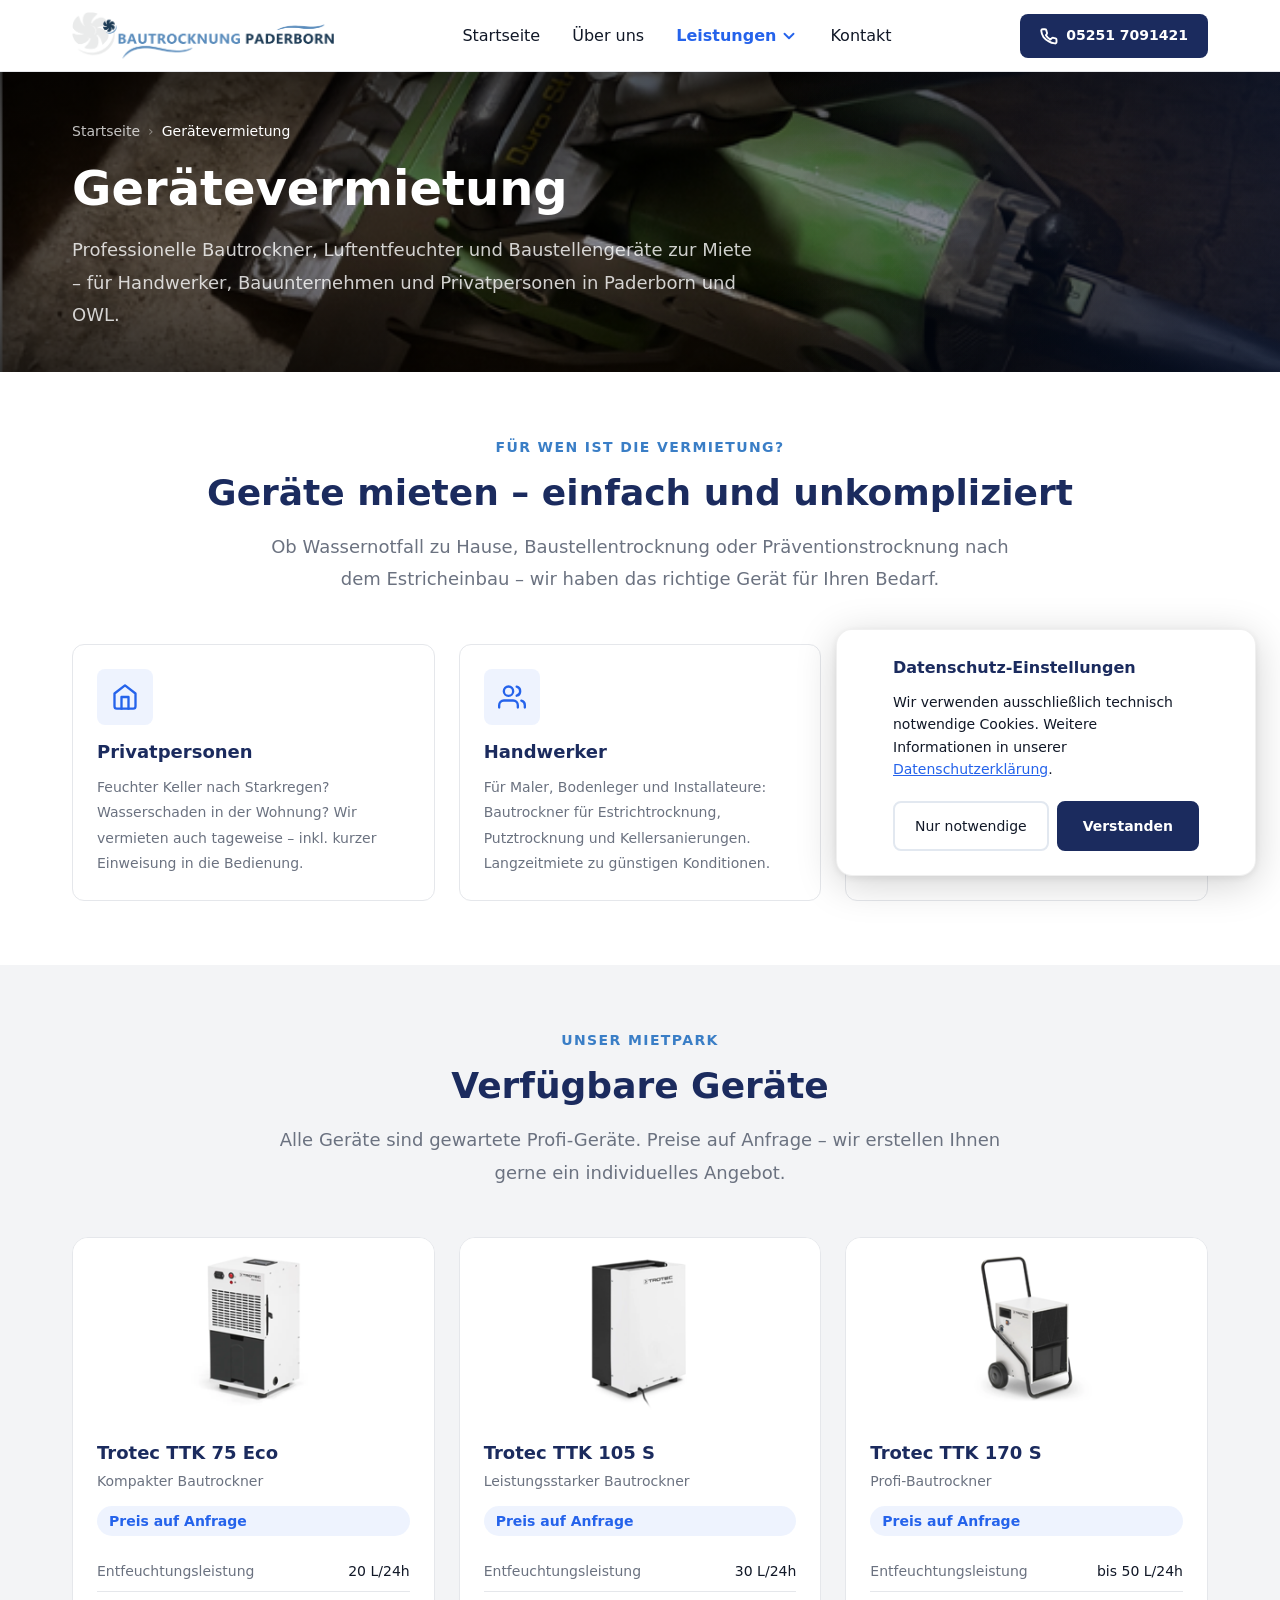
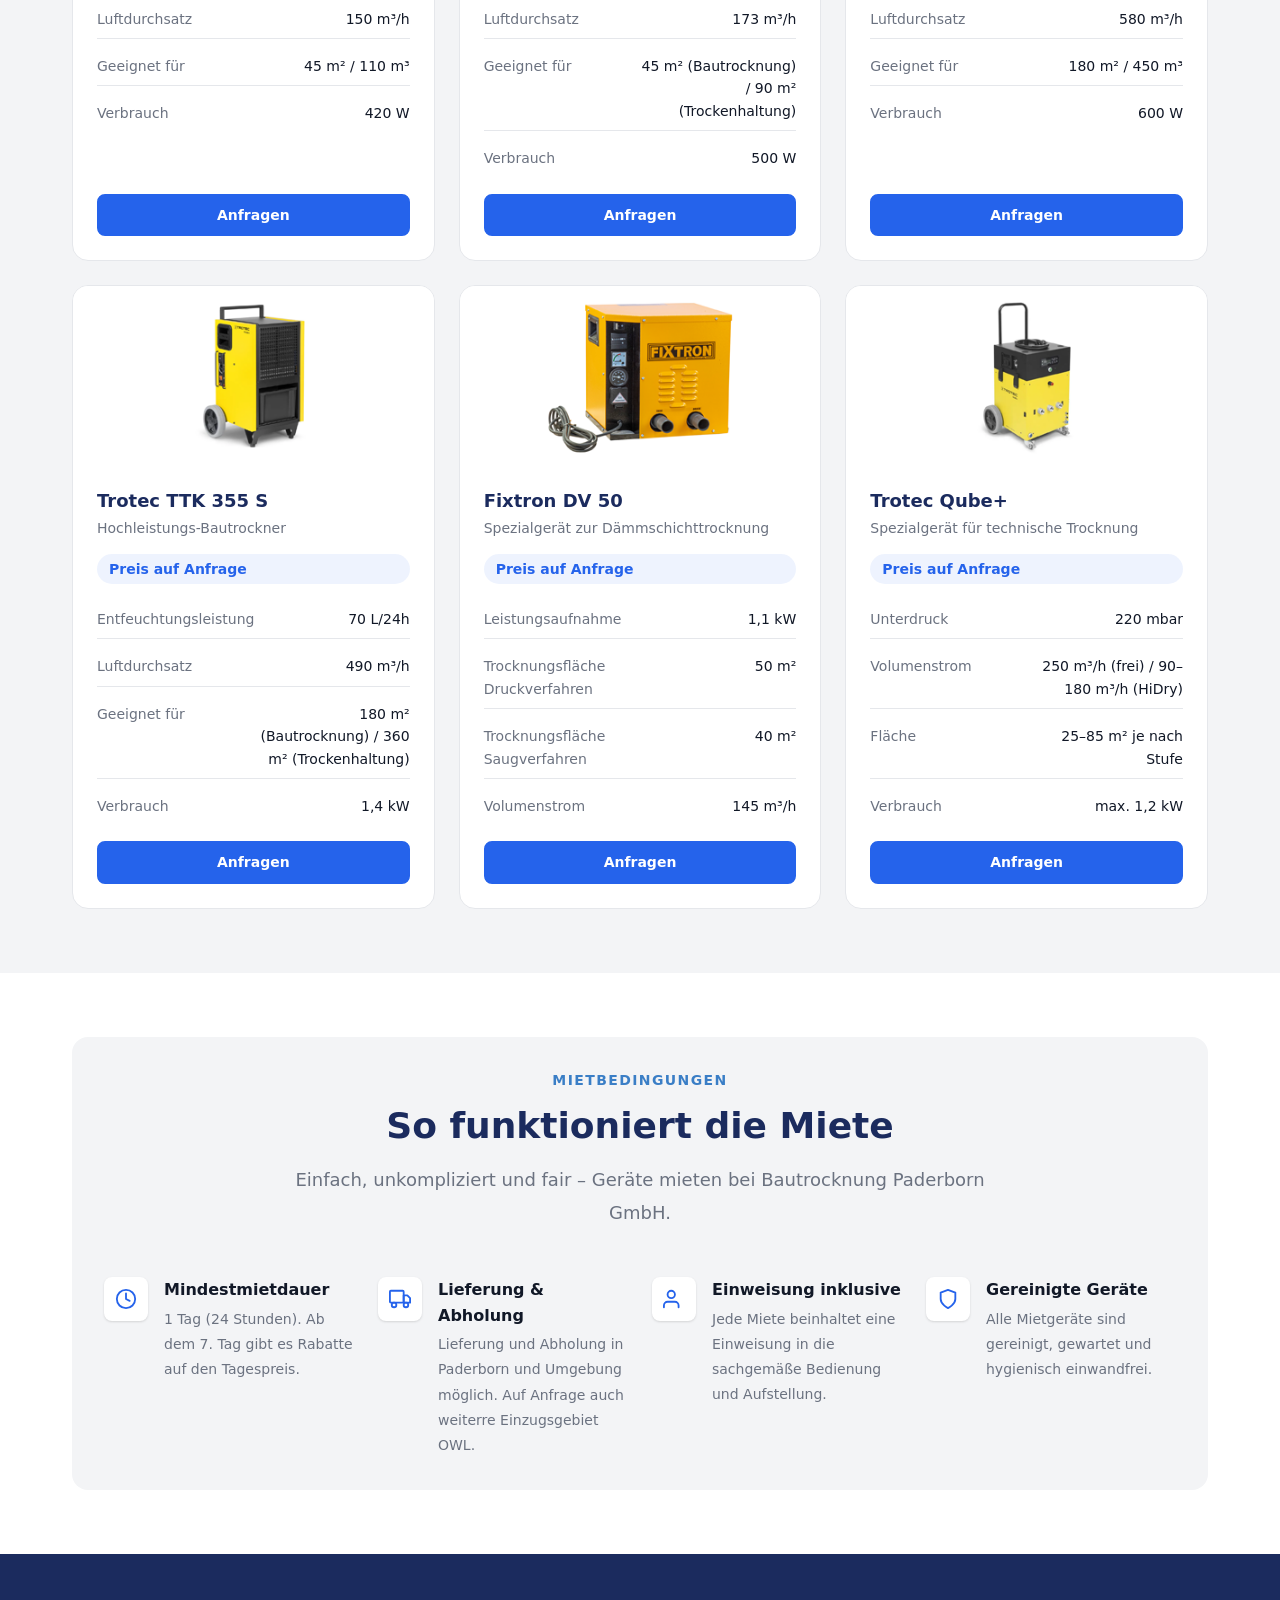
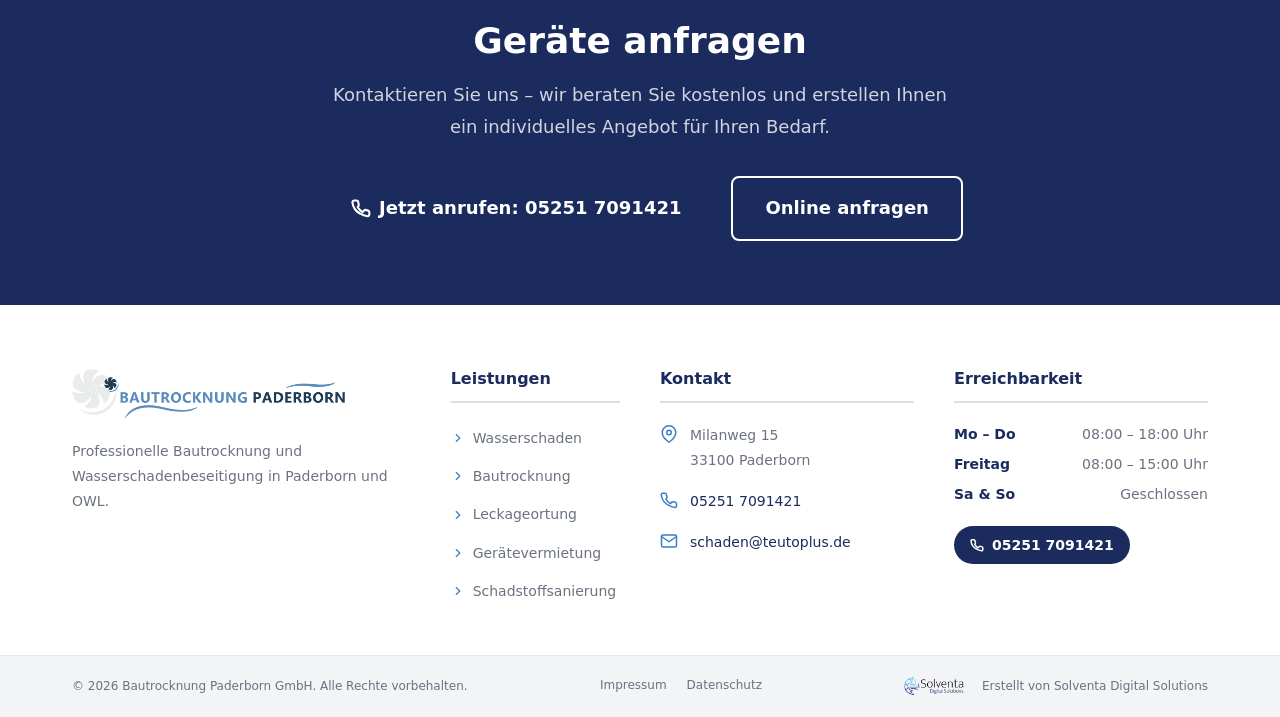
<file: vermietung.html>
<!DOCTYPE html>
<html lang="de">
<head>
  <meta charset="UTF-8">
  <meta name="viewport" content="width=device-width, initial-scale=1.0">
  <meta name="description" content="Ger&auml;tevermietung in Paderborn: Bautrockner, Luftentfeuchter und Heizl&uuml;fter von Bautrocknung Paderborn GmbH mieten &ndash; f&uuml;r Handwerker, Bauunternehmen und Privatpersonen.">
  <meta name="robots" content="index, follow">
  <meta name="theme-color" content="#1B2B5E">
  <title>Ger&auml;tevermietung | Bautrocknung Paderborn GmbH | Paderborn</title>
  <link rel="stylesheet" href="css/style.css">
  <link rel="icon" type="image/png" href="assets/favicon.png">
  <!-- SEO -->
  <link rel="canonical" href="https://www.bautrocknung-pb.com/vermietung">
  <meta property="og:title" content="Gerätevermietung | Bautrocknung Paderborn GmbH | Paderborn">
  <meta property="og:description" content="Gerätevermietung in Paderborn: Bautrockner, Luftentfeuchter und Heizlüfter von Bautrocknung Paderborn GmbH mieten – für Handwerker, Bauunternehmen und Privatpersonen.">
  <meta property="og:type" content="website">
  <meta property="og:url" content="https://www.bautrocknung-pb.com/vermietung">
  <meta property="og:locale" content="de_DE">
  <meta property="og:site_name" content="Bautrocknung Paderborn GmbH">
  <meta property="og:image" content="https://www.bautrocknung-pb.com/assets/images/Logo_Bautrocknung.png">
  <meta name="twitter:card" content="summary_large_image">
  <meta name="twitter:title" content="Gerätevermietung | Bautrocknung Paderborn GmbH | Paderborn">
  <meta name="twitter:description" content="Gerätevermietung in Paderborn: Bautrockner, Luftentfeuchter und Heizlüfter von Bautrocknung Paderborn GmbH mieten – für Handwerker, Bauunternehmen und Privatpersonen.">
</head>
<body>
<a href="#main-content" class="skip-link">Zum Inhalt springen</a>

<!-- HEADER -->
<header class="site-header" id="site-header">
  <nav class="navbar" role="navigation" aria-label="Hauptnavigation"><div class="container"><div class="navbar__inner">
    <a href="index.html" class="navbar__logo" aria-label="Startseite"><img src="assets/images/Logo_Bautrocknung.png" alt="Bautrocknung Paderborn GmbH" class="navbar__logo-img"></a>
    <ul class="navbar-nav" role="list">
      <li><a href="index.html" class="nav-link">Startseite</a></li>
      <li><a href="ueber-uns.html" class="nav-link">Über uns</a></li>
      <li class="nav-dropdown"><button class="nav-dropdown-toggle" aria-expanded="false" aria-haspopup="true">Leistungen<svg class="dropdown-chevron icon--sm" xmlns="http://www.w3.org/2000/svg" viewBox="0 0 24 24" fill="none" stroke="currentColor" stroke-width="2.5" stroke-linecap="round" stroke-linejoin="round" aria-hidden="true"><polyline points="6 9 12 15 18 9"/></svg></button>
        <ul class="dropdown-menu" role="list"><li><a href="wasserschaden.html" class="dropdown-link"><svg xmlns="http://www.w3.org/2000/svg" viewBox="0 0 24 24" fill="none" stroke="currentColor" stroke-width="2" stroke-linecap="round" stroke-linejoin="round" aria-hidden="true"><path d="M12 2.69l5.66 5.66a8 8 0 1 1-11.31 0z"/></svg>Wasserschaden</a></li><li><a href="bautrocknung.html" class="dropdown-link"><svg xmlns="http://www.w3.org/2000/svg" viewBox="0 0 24 24" fill="none" stroke="currentColor" stroke-width="2" stroke-linecap="round" stroke-linejoin="round" aria-hidden="true"><path d="M9.59 4.59A2 2 0 1 1 11 8H2m10.59 11.41A2 2 0 1 0 14 16H2m15.73-8.27A2.5 2.5 0 1 1 19.5 12H2"/></svg>Bautrocknung</a></li><li><a href="leckageortung.html" class="dropdown-link"><svg xmlns="http://www.w3.org/2000/svg" viewBox="0 0 24 24" fill="none" stroke="currentColor" stroke-width="2" stroke-linecap="round" stroke-linejoin="round" aria-hidden="true"><circle cx="11" cy="11" r="8"/><line x1="21" y1="21" x2="16.65" y2="16.65"/></svg>Leckageortung</a></li><li><a href="vermietung.html" class="dropdown-link"><svg xmlns="http://www.w3.org/2000/svg" viewBox="0 0 24 24" fill="none" stroke="currentColor" stroke-width="2" stroke-linecap="round" stroke-linejoin="round" aria-hidden="true"><rect x="1" y="3" width="15" height="13" rx="1"/><polygon points="16 8 20 8 23 11 23 16 16 16 16 8"/><circle cx="5.5" cy="18.5" r="2.5"/><circle cx="18.5" cy="18.5" r="2.5"/></svg>Ger&auml;tevermietung</a></li><li><a href="schadstoffsanierung.html" class="dropdown-link"><svg xmlns="http://www.w3.org/2000/svg" viewBox="0 0 24 24" fill="none" stroke="currentColor" stroke-width="2" stroke-linecap="round" stroke-linejoin="round" aria-hidden="true"><path d="M10.29 3.86L1.82 18a2 2 0 0 0 1.71 3h16.94a2 2 0 0 0 1.71-3L13.71 3.86a2 2 0 0 0-3.42 0z"/><line x1="12" y1="9" x2="12" y2="13"/><line x1="12" y1="17" x2="12.01" y2="17"/></svg>Schadstoffsanierung</a></li></ul>
      </li>
      <li><a href="kontakt.html" class="nav-link">Kontakt</a></li>
    </ul>
    <a href="tel:+4952517091421" class="nav-emergency"><svg xmlns="http://www.w3.org/2000/svg" viewBox="0 0 24 24" fill="none" stroke="currentColor" stroke-width="2.5" stroke-linecap="round" stroke-linejoin="round" aria-hidden="true"><path d="M22 16.92v3a2 2 0 0 1-2.18 2 19.79 19.79 0 0 1-8.63-3.07A19.5 19.5 0 0 1 4.69 13.5a19.79 19.79 0 0 1-3.07-8.67A2 2 0 0 1 3.6 3h3a2 2 0 0 1 2 1.72c.127.96.361 1.903.7 2.81a2 2 0 0 1-.45 2.11L7.91 10.91a16 16 0 0 0 5.94 5.94l1.98-1.98a2 2 0 0 1 2.11-.45c.907.339 1.85.573 2.81.7A2 2 0 0 1 22 16.92z"/></svg>05251 7091421</a>
    <button class="hamburger" id="hamburger" aria-expanded="false" aria-controls="mobile-menu" aria-label="Men&uuml; &ouml;ffnen"><span class="hamburger__line" aria-hidden="true"></span><span class="hamburger__line" aria-hidden="true"></span><span class="hamburger__line" aria-hidden="true"></span></button>
  </div></div></nav>
  <div class="mobile-menu" id="mobile-menu" role="navigation" aria-label="Mobile Navigation"><div class="mobile-menu__inner"><ul role="list">
    <li><a href="index.html" class="mobile-nav-link"><svg xmlns="http://www.w3.org/2000/svg" viewBox="0 0 24 24" fill="none" stroke="currentColor" stroke-width="2" stroke-linecap="round" stroke-linejoin="round" width="20" height="20" aria-hidden="true"><path d="M3 9l9-7 9 7v11a2 2 0 0 1-2 2H5a2 2 0 0 1-2-2z"/><polyline points="9 22 9 12 15 12 15 22"/></svg>Startseite</a></li>
    <li><a href="ueber-uns.html" class="mobile-nav-link"><svg xmlns="http://www.w3.org/2000/svg" viewBox="0 0 24 24" fill="none" stroke="currentColor" stroke-width="2" stroke-linecap="round" stroke-linejoin="round" width="20" height="20" aria-hidden="true"><path d="M17 21v-2a4 4 0 0 0-4-4H5a4 4 0 0 0-4 4v2"/><circle cx="9" cy="7" r="4"/><path d="M23 21v-2a4 4 0 0 0-3-3.87"/><path d="M16 3.13a4 4 0 0 1 0 7.75"/></svg>Über uns</a></li>
    <li><span class="mobile-dropdown-label">Leistungen</span></li>
    <li><a href="wasserschaden.html" class="mobile-sub-link"><svg xmlns="http://www.w3.org/2000/svg" viewBox="0 0 24 24" fill="none" stroke="currentColor" stroke-width="2" stroke-linecap="round" stroke-linejoin="round" aria-hidden="true"><path d="M12 2.69l5.66 5.66a8 8 0 1 1-11.31 0z"/></svg>Wasserschaden</a></li>
    <li><a href="bautrocknung.html" class="mobile-sub-link"><svg xmlns="http://www.w3.org/2000/svg" viewBox="0 0 24 24" fill="none" stroke="currentColor" stroke-width="2" stroke-linecap="round" stroke-linejoin="round" aria-hidden="true"><path d="M9.59 4.59A2 2 0 1 1 11 8H2m10.59 11.41A2 2 0 1 0 14 16H2m15.73-8.27A2.5 2.5 0 1 1 19.5 12H2"/></svg>Bautrocknung</a></li>
    <li><a href="leckageortung.html" class="mobile-sub-link"><svg xmlns="http://www.w3.org/2000/svg" viewBox="0 0 24 24" fill="none" stroke="currentColor" stroke-width="2" stroke-linecap="round" stroke-linejoin="round" aria-hidden="true"><circle cx="11" cy="11" r="8"/><line x1="21" y1="21" x2="16.65" y2="16.65"/></svg>Leckageortung</a></li>
    <li><a href="vermietung.html" class="mobile-sub-link"><svg xmlns="http://www.w3.org/2000/svg" viewBox="0 0 24 24" fill="none" stroke="currentColor" stroke-width="2" stroke-linecap="round" stroke-linejoin="round" aria-hidden="true"><rect x="1" y="3" width="15" height="13" rx="1"/><polygon points="16 8 20 8 23 11 23 16 16 16 16 8"/><circle cx="5.5" cy="18.5" r="2.5"/><circle cx="18.5" cy="18.5" r="2.5"/></svg>Ger&auml;tevermietung</a></li>
    <li><a href="schadstoffsanierung.html" class="mobile-sub-link"><svg xmlns="http://www.w3.org/2000/svg" viewBox="0 0 24 24" fill="none" stroke="currentColor" stroke-width="2" stroke-linecap="round" stroke-linejoin="round" aria-hidden="true"><path d="M10.29 3.86L1.82 18a2 2 0 0 0 1.71 3h16.94a2 2 0 0 0 1.71-3L13.71 3.86a2 2 0 0 0-3.42 0z"/><line x1="12" y1="9" x2="12" y2="13"/><line x1="12" y1="17" x2="12.01" y2="17"/></svg>Schadstoffsanierung</a></li>
    <li><a href="kontakt.html" class="mobile-nav-link"><svg xmlns="http://www.w3.org/2000/svg" viewBox="0 0 24 24" fill="none" stroke="currentColor" stroke-width="2" stroke-linecap="round" stroke-linejoin="round" width="20" height="20" aria-hidden="true"><path d="M21 15a2 2 0 0 1-2 2H7l-4 4V5a2 2 0 0 1 2-2h14a2 2 0 0 1 2 2z"/></svg>Kontakt</a></li>
  </ul><a href="tel:+4952517091421" class="mobile-menu__emergency"><svg xmlns="http://www.w3.org/2000/svg" viewBox="0 0 24 24" fill="none" stroke="currentColor" stroke-width="2.5" stroke-linecap="round" stroke-linejoin="round" width="24" height="24" aria-hidden="true"><path d="M22 16.92v3a2 2 0 0 1-2.18 2 19.79 19.79 0 0 1-8.63-3.07A19.5 19.5 0 0 1 4.69 13.5a19.79 19.79 0 0 1-3.07-8.67A2 2 0 0 1 3.6 3h3a2 2 0 0 1 2 1.72c.127.96.361 1.903.7 2.81a2 2 0 0 1-.45 2.11L7.91 10.91a16 16 0 0 0 5.94 5.94l1.98-1.98a2 2 0 0 1 2.11-.45c.907.339 1.85.573 2.81.7A2 2 0 0 1 22 16.92z"/></svg>05251 7091421</a></div></div>
</header>


<main id="main-content">

  <!-- Inner Hero -->
  <section class="hero-inner hero-inner--vermietung" aria-labelledby="page-title">
    <div class="container"><div class="hero-inner__content">
      <nav class="breadcrumb" aria-label="Brotkrumennavigation">
        <span class="breadcrumb__item"><a href="index.html">Startseite</a></span>
        <span class="breadcrumb__separator" aria-hidden="true">›</span>
        <span class="breadcrumb__item--active" aria-current="page">Ger&auml;tevermietung</span>
      </nav>
      <h1 class="hero-inner__title" id="page-title">Ger&auml;tevermietung</h1>
      <p class="hero-inner__lead">Professionelle Bautrockner, Luftentfeuchter und Baustellenger&auml;te zur Miete &ndash; f&uuml;r Handwerker, Bauunternehmen und Privatpersonen in Paderborn und OWL.</p>
    </div></div>
  </section>

  <!-- Who can rent -->
  <section class="section" aria-labelledby="rental-intro-heading">
    <div class="container">
      <div class="section-header text-center">
        <span class="section-label">F&uuml;r wen ist die Vermietung?</span>
        <h2 id="rental-intro-heading">Ger&auml;te mieten &ndash; einfach und unkompliziert</h2>
        <p class="lead mt-4">Ob Wassernotfall zu Hause, Baustellentrocknung oder Pr&auml;ventionstrocknung nach dem Estricheinbau &ndash; wir haben das richtige Ger&auml;t f&uuml;r Ihren Bedarf.</p>
      </div>
      <div class="grid--3">
        <div class="method-card">
          <div class="method-card__icon"><svg xmlns="http://www.w3.org/2000/svg" viewBox="0 0 24 24" fill="none" stroke="currentColor" stroke-width="2" stroke-linecap="round" stroke-linejoin="round" width="28" height="28" aria-hidden="true"><path d="M3 9l9-7 9 7v11a2 2 0 0 1-2 2H5a2 2 0 0 1-2-2z"/><polyline points="9 22 9 12 15 12 15 22"/></svg></div>
          <h3 class="method-card__title">Privatpersonen</h3>
          <p class="method-card__desc">Feuchter Keller nach Starkregen? Wasserschaden in der Wohnung? Wir vermieten auch tageweise &ndash; inkl. kurzer Einweisung in die Bedienung.</p>
        </div>
        <div class="method-card">
          <div class="method-card__icon"><svg xmlns="http://www.w3.org/2000/svg" viewBox="0 0 24 24" fill="none" stroke="currentColor" stroke-width="2" stroke-linecap="round" stroke-linejoin="round" width="28" height="28" aria-hidden="true"><path d="M17 21v-2a4 4 0 0 0-4-4H5a4 4 0 0 0-4 4v2"/><circle cx="9" cy="7" r="4"/><path d="M23 21v-2a4 4 0 0 0-3-3.87"/><path d="M16 3.13a4 4 0 0 1 0 7.75"/></svg></div>
          <h3 class="method-card__title">Handwerker</h3>
          <p class="method-card__desc">F&uuml;r Maler, Bodenleger und Installateure: Bautrockner f&uuml;r Estrichtrocknung, Putztrocknung und Kellersanierungen. Langzeitmiete zu g&uuml;nstigen Konditionen.</p>
        </div>
        <div class="method-card">
          <div class="method-card__icon"><svg xmlns="http://www.w3.org/2000/svg" viewBox="0 0 24 24" fill="none" stroke="currentColor" stroke-width="2" stroke-linecap="round" stroke-linejoin="round" width="28" height="28" aria-hidden="true"><rect x="2" y="7" width="20" height="14" rx="2"/><path d="M16 7V5a2 2 0 0 0-2-2h-4a2 2 0 0 0-2 2v2"/><line x1="12" y1="12" x2="12" y2="16"/><line x1="10" y1="14" x2="14" y2="14"/></svg></div>
          <h3 class="method-card__title">Bauunternehmen</h3>
          <p class="method-card__desc">Gro&szlig;e Baustellen, Neubau-Trocknung oder Schadensmanagement auf Bauprojekten &ndash; wir liefern mehrere Ger&auml;te auf einmal und koordinieren den Einsatz.</p>
        </div>
      </div>
    </div>
  </section>

  <!-- Equipment Grid -->
  <section class="section section--gray" aria-labelledby="equipment-heading">
    <div class="container">
      <div class="section-header text-center">
        <span class="section-label">Unser Mietpark</span>
        <h2 id="equipment-heading">Verf&uuml;gbare Ger&auml;te</h2>
        <p class="lead mt-4">Alle Ger&auml;te sind gewartete Profi-Ger&auml;te. Preise auf Anfrage &ndash; wir erstellen Ihnen gerne ein individuelles Angebot.</p>
      </div>
      <div class="grid--3">

        <article class="equipment-card">
          <div class="equipment-card__img"><img src="assets/images/Luftentfeuchter-TTK-75-ECO.png" alt="Trotec TTK 75 Eco Luftentfeuchter" loading="lazy"></div>
          <div class="equipment-card__body">
            <h3 class="equipment-card__title">Trotec TTK 75 Eco</h3>
            <p class="equipment-card__subtitle">Kompakter Bautrockner</p>
            <div class="equipment-card__price">Preis auf Anfrage</div>
            <div class="equipment-card__specs">
              <div class="equipment-spec"><span class="equipment-spec__label">Entfeuchtungsleistung</span><span class="equipment-spec__value">20 L/24h</span></div>
              <div class="equipment-spec"><span class="equipment-spec__label">Luftdurchsatz</span><span class="equipment-spec__value">150 m&sup3;/h</span></div>
              <div class="equipment-spec"><span class="equipment-spec__label">Geeignet f&uuml;r</span><span class="equipment-spec__value">45 m&sup2; / 110 m&sup3;</span></div>
              <div class="equipment-spec"><span class="equipment-spec__label">Verbrauch</span><span class="equipment-spec__value">420 W</span></div>
            </div>
            <a href="kontakt.html?leistung=vermietung&geraet=ttk-75-eco" class="btn btn--primary btn--sm">Anfragen</a>
          </div>
        </article>

        <article class="equipment-card">
          <div class="equipment-card__img"><img src="assets/images/Luftentfeuchter-TTK-105-S.png" alt="Trotec TTK 105 S Luftentfeuchter" loading="lazy"></div>
          <div class="equipment-card__body">
            <h3 class="equipment-card__title">Trotec TTK 105 S</h3>
            <p class="equipment-card__subtitle">Leistungsstarker Bautrockner</p>
            <div class="equipment-card__price">Preis auf Anfrage</div>
            <div class="equipment-card__specs">
              <div class="equipment-spec"><span class="equipment-spec__label">Entfeuchtungsleistung</span><span class="equipment-spec__value">30 L/24h</span></div>
              <div class="equipment-spec"><span class="equipment-spec__label">Luftdurchsatz</span><span class="equipment-spec__value">173 m&sup3;/h</span></div>
              <div class="equipment-spec"><span class="equipment-spec__label">Geeignet f&uuml;r</span><span class="equipment-spec__value">45 m&sup2; (Bautrocknung) / 90 m&sup2; (Trockenhaltung)</span></div>
              <div class="equipment-spec"><span class="equipment-spec__label">Verbrauch</span><span class="equipment-spec__value">500 W</span></div>
            </div>
            <a href="kontakt.html?leistung=vermietung&geraet=ttk-105-s" class="btn btn--primary btn--sm">Anfragen</a>
          </div>
        </article>

        <article class="equipment-card">
          <div class="equipment-card__img"><img src="assets/images/Luftentfeuchter-TTK-170-S.png" alt="Trotec TTK 170 S Luftentfeuchter" loading="lazy"></div>
          <div class="equipment-card__body">
            <h3 class="equipment-card__title">Trotec TTK 170 S</h3>
            <p class="equipment-card__subtitle">Profi-Bautrockner</p>
            <div class="equipment-card__price">Preis auf Anfrage</div>
            <div class="equipment-card__specs">
              <div class="equipment-spec"><span class="equipment-spec__label">Entfeuchtungsleistung</span><span class="equipment-spec__value">bis 50 L/24h</span></div>
              <div class="equipment-spec"><span class="equipment-spec__label">Luftdurchsatz</span><span class="equipment-spec__value">580 m&sup3;/h</span></div>
              <div class="equipment-spec"><span class="equipment-spec__label">Geeignet f&uuml;r</span><span class="equipment-spec__value">180 m&sup2; / 450 m&sup3;</span></div>
              <div class="equipment-spec"><span class="equipment-spec__label">Verbrauch</span><span class="equipment-spec__value">600 W</span></div>
            </div>
            <a href="kontakt.html?leistung=vermietung&geraet=ttk-170-s" class="btn btn--primary btn--sm">Anfragen</a>
          </div>
        </article>

        <article class="equipment-card">
          <div class="equipment-card__img"><img src="assets/images/Luftentfeuchter-TTK-355-S.png" alt="Trotec TTK 355 S Luftentfeuchter" loading="lazy"></div>
          <div class="equipment-card__body">
            <h3 class="equipment-card__title">Trotec TTK 355 S</h3>
            <p class="equipment-card__subtitle">Hochleistungs-Bautrockner</p>
            <div class="equipment-card__price">Preis auf Anfrage</div>
            <div class="equipment-card__specs">
              <div class="equipment-spec"><span class="equipment-spec__label">Entfeuchtungsleistung</span><span class="equipment-spec__value">70 L/24h</span></div>
              <div class="equipment-spec"><span class="equipment-spec__label">Luftdurchsatz</span><span class="equipment-spec__value">490 m&sup3;/h</span></div>
              <div class="equipment-spec"><span class="equipment-spec__label">Geeignet f&uuml;r</span><span class="equipment-spec__value">180 m&sup2; (Bautrocknung) / 360 m&sup2; (Trockenhaltung)</span></div>
              <div class="equipment-spec"><span class="equipment-spec__label">Verbrauch</span><span class="equipment-spec__value">1,4 kW</span></div>
            </div>
            <a href="kontakt.html?leistung=vermietung&geraet=ttk-355-s" class="btn btn--primary btn--sm">Anfragen</a>
          </div>
        </article>

        <article class="equipment-card">
          <div class="equipment-card__img"><img src="assets/images/Fixtron-DV-50.png" alt="Fixtron DV 50 Dämmschichttrockner" loading="lazy"></div>
          <div class="equipment-card__body">
            <h3 class="equipment-card__title">Fixtron DV 50</h3>
            <p class="equipment-card__subtitle">Spezialger&auml;t zur D&auml;mmschichttrocknung</p>
            <div class="equipment-card__price">Preis auf Anfrage</div>
            <div class="equipment-card__specs">
              <div class="equipment-spec"><span class="equipment-spec__label">Leistungsaufnahme</span><span class="equipment-spec__value">1,1 kW</span></div>
              <div class="equipment-spec"><span class="equipment-spec__label">Trocknungsfl&auml;che Druckverfahren</span><span class="equipment-spec__value">50 m&sup2;</span></div>
              <div class="equipment-spec"><span class="equipment-spec__label">Trocknungsfl&auml;che Saugverfahren</span><span class="equipment-spec__value">40 m&sup2;</span></div>
              <div class="equipment-spec"><span class="equipment-spec__label">Volumenstrom</span><span class="equipment-spec__value">145 m&sup3;/h</span></div>
            </div>
            <a href="kontakt.html?leistung=vermietung&geraet=fixtron-dv-50" class="btn btn--primary btn--sm">Anfragen</a>
          </div>
        </article>

        <article class="equipment-card">
          <div class="equipment-card__img"><img src="assets/images/Luftentfeuchter-Qube.png" alt="Trotec Qube+ technische Trocknung" loading="lazy"></div>
          <div class="equipment-card__body">
            <h3 class="equipment-card__title">Trotec Qube+</h3>
            <p class="equipment-card__subtitle">Spezialger&auml;t f&uuml;r technische Trocknung</p>
            <div class="equipment-card__price">Preis auf Anfrage</div>
            <div class="equipment-card__specs">
              <div class="equipment-spec"><span class="equipment-spec__label">Unterdruck</span><span class="equipment-spec__value">220 mbar</span></div>
              <div class="equipment-spec"><span class="equipment-spec__label">Volumenstrom</span><span class="equipment-spec__value">250 m&sup3;/h (frei) / 90&ndash;180 m&sup3;/h (HiDry)</span></div>
              <div class="equipment-spec"><span class="equipment-spec__label">Fl&auml;che</span><span class="equipment-spec__value">25&ndash;85 m&sup2; je nach Stufe</span></div>
              <div class="equipment-spec"><span class="equipment-spec__label">Verbrauch</span><span class="equipment-spec__value">max. 1,2 kW</span></div>
            </div>
            <a href="kontakt.html?leistung=vermietung&geraet=qube-plus" class="btn btn--primary btn--sm">Anfragen</a>
          </div>
        </article>


      </div>
    </div>
  </section>

  <!-- Rental Terms -->
  <section class="section" aria-labelledby="terms-heading">
    <div class="container">
      <div class="rental-terms">
        <div class="section-header text-center">
          <span class="section-label">Mietbedingungen</span>
          <h2 id="terms-heading">So funktioniert die Miete</h2>
          <p class="lead mt-4">Einfach, unkompliziert und fair &ndash; Ger&auml;te mieten bei Bautrocknung Paderborn GmbH.</p>
        </div>
        <div class="rental-terms-grid">
          <div class="rental-term-item">
            <div class="rental-term-item__icon"><svg xmlns="http://www.w3.org/2000/svg" viewBox="0 0 24 24" fill="none" stroke="currentColor" stroke-width="2" stroke-linecap="round" stroke-linejoin="round" width="22" height="22" aria-hidden="true"><circle cx="12" cy="12" r="10"/><polyline points="12 6 12 12 16 14"/></svg></div>
            <div><strong>Mindestmietdauer</strong><p style="margin:var(--space-1) 0 0;font-size:var(--font-size-sm);color:var(--color-gray);">1 Tag (24 Stunden). Ab dem 7. Tag gibt es Rabatte auf den Tagespreis.</p></div>
          </div>
          <div class="rental-term-item">
            <div class="rental-term-item__icon"><svg xmlns="http://www.w3.org/2000/svg" viewBox="0 0 24 24" fill="none" stroke="currentColor" stroke-width="2" stroke-linecap="round" stroke-linejoin="round" width="22" height="22" aria-hidden="true"><rect x="1" y="3" width="15" height="13" rx="1"/><polygon points="16 8 20 8 23 11 23 16 16 16 16 8"/><circle cx="5.5" cy="18.5" r="2.5"/><circle cx="18.5" cy="18.5" r="2.5"/></svg></div>
            <div><strong>Lieferung &amp; Abholung</strong><p style="margin:var(--space-1) 0 0;font-size:var(--font-size-sm);color:var(--color-gray);">Lieferung und Abholung in Paderborn und Umgebung m&ouml;glich. Auf Anfrage auch wei&shy;ter&shy;re Einzugsgebiet OWL.</p></div>
          </div>
          <div class="rental-term-item">
            <div class="rental-term-item__icon"><svg xmlns="http://www.w3.org/2000/svg" viewBox="0 0 24 24" fill="none" stroke="currentColor" stroke-width="2" stroke-linecap="round" stroke-linejoin="round" width="22" height="22" aria-hidden="true"><path d="M17 21v-2a4 4 0 0 0-4-4H5a4 4 0 0 0-4 4v2"/><circle cx="9" cy="7" r="4"/></svg></div>
            <div><strong>Einweisung inklusive</strong><p style="margin:var(--space-1) 0 0;font-size:var(--font-size-sm);color:var(--color-gray);">Jede Miete beinhaltet eine Einweisung in die sachgem&auml;&szlig;e Bedienung und Aufstellung.</p></div>
          </div>
          <div class="rental-term-item">
            <div class="rental-term-item__icon"><svg xmlns="http://www.w3.org/2000/svg" viewBox="0 0 24 24" fill="none" stroke="currentColor" stroke-width="2" stroke-linecap="round" stroke-linejoin="round" width="22" height="22" aria-hidden="true"><path d="M12 22s8-4 8-10V5l-8-3-8 3v7c0 6 8 10 8 10z"/></svg></div>
            <div><strong>Gereinigte Ger&auml;te</strong><p style="margin:var(--space-1) 0 0;font-size:var(--font-size-sm);color:var(--color-gray);">Alle Mietger&auml;te sind gereinigt, gewartet und hygienisch einwandfrei.</p></div>
          </div>
        </div>
      </div>
    </div>
  </section>

  <!-- CTA -->
  <section class="cta-band" aria-labelledby="cta-vm-heading">
    <div class="container">
      <h2 class="cta-band__title" id="cta-vm-heading">Ger&auml;te anfragen</h2>
      <p class="cta-band__sub">Kontaktieren Sie uns &ndash; wir beraten Sie kostenlos und erstellen Ihnen ein individuelles Angebot f&uuml;r Ihren Bedarf.</p>
      <div class="cta-band__actions">
        <a href="tel:+4952517091421" class="btn btn--danger btn--lg"><svg xmlns="http://www.w3.org/2000/svg" viewBox="0 0 24 24" fill="none" stroke="currentColor" stroke-width="2.5" stroke-linecap="round" stroke-linejoin="round" width="20" height="20" aria-hidden="true"><path d="M22 16.92v3a2 2 0 0 1-2.18 2 19.79 19.79 0 0 1-8.63-3.07A19.5 19.5 0 0 1 4.69 13.5a19.79 19.79 0 0 1-3.07-8.67A2 2 0 0 1 3.6 3h3a2 2 0 0 1 2 1.72c.127.96.361 1.903.7 2.81a2 2 0 0 1-.45 2.11L7.91 10.91a16 16 0 0 0 5.94 5.94l1.98-1.98a2 2 0 0 1 2.11-.45c.907.339 1.85.573 2.81.7A2 2 0 0 1 22 16.92z"/></svg>Jetzt anrufen: 05251 7091421</a>
        <a href="kontakt.html?leistung=vermietung" class="btn btn--outline--white btn--lg">Online anfragen</a>
      </div>
    </div>
  </section>

</main>

<!-- FOOTER -->
<footer class="site-footer" role="contentinfo">
  <div class="footer-main"><div class="container"><div class="footer-grid">
    <div class="footer-col"><a href="index.html" class="footer-logo"><img src="assets/images/Logo_Bautrocknung.png" alt="Bautrocknung Paderborn GmbH" class="footer-logo__img"></a><p class="footer-tagline">Professionelle Bautrocknung und Wasserschadenbeseitigung in Paderborn und OWL.</p></div>
    <div class="footer-col"><h3 class="footer-col__title">Leistungen</h3><ul class="footer-nav-list" role="list"><li><a href="wasserschaden.html" class="footer-nav-link"><svg xmlns="http://www.w3.org/2000/svg" viewBox="0 0 24 24" fill="none" stroke="currentColor" stroke-width="2" stroke-linecap="round" stroke-linejoin="round" aria-hidden="true"><polyline points="9 18 15 12 9 6"/></svg>Wasserschaden</a></li><li><a href="bautrocknung.html" class="footer-nav-link"><svg xmlns="http://www.w3.org/2000/svg" viewBox="0 0 24 24" fill="none" stroke="currentColor" stroke-width="2" stroke-linecap="round" stroke-linejoin="round" aria-hidden="true"><polyline points="9 18 15 12 9 6"/></svg>Bautrocknung</a></li><li><a href="leckageortung.html" class="footer-nav-link"><svg xmlns="http://www.w3.org/2000/svg" viewBox="0 0 24 24" fill="none" stroke="currentColor" stroke-width="2" stroke-linecap="round" stroke-linejoin="round" aria-hidden="true"><polyline points="9 18 15 12 9 6"/></svg>Leckageortung</a></li><li><a href="vermietung.html" class="footer-nav-link"><svg xmlns="http://www.w3.org/2000/svg" viewBox="0 0 24 24" fill="none" stroke="currentColor" stroke-width="2" stroke-linecap="round" stroke-linejoin="round" aria-hidden="true"><polyline points="9 18 15 12 9 6"/></svg>Ger&auml;tevermietung</a></li><li><a href="schadstoffsanierung.html" class="footer-nav-link"><svg xmlns="http://www.w3.org/2000/svg" viewBox="0 0 24 24" fill="none" stroke="currentColor" stroke-width="2" stroke-linecap="round" stroke-linejoin="round" aria-hidden="true"><polyline points="9 18 15 12 9 6"/></svg>Schadstoffsanierung</a></li></ul></div>
    <div class="footer-col"><h3 class="footer-col__title">Kontakt</h3><ul class="footer-contact-list" role="list"><li class="footer-contact-item"><svg xmlns="http://www.w3.org/2000/svg" viewBox="0 0 24 24" fill="none" stroke="currentColor" stroke-width="2" stroke-linecap="round" stroke-linejoin="round" aria-hidden="true"><path d="M21 10c0 7-9 13-9 13s-9-6-9-13a9 9 0 0 1 18 0z"/><circle cx="12" cy="10" r="3"/></svg><span>Milanweg 15<br>33100 Paderborn</span></li><li class="footer-contact-item"><svg xmlns="http://www.w3.org/2000/svg" viewBox="0 0 24 24" fill="none" stroke="currentColor" stroke-width="2" stroke-linecap="round" stroke-linejoin="round" aria-hidden="true"><path d="M22 16.92v3a2 2 0 0 1-2.18 2 19.79 19.79 0 0 1-8.63-3.07A19.5 19.5 0 0 1 4.69 13.5a19.79 19.79 0 0 1-3.07-8.67A2 2 0 0 1 3.6 3h3a2 2 0 0 1 2 1.72c.127.96.361 1.903.7 2.81a2 2 0 0 1-.45 2.11L7.91 10.91a16 16 0 0 0 5.94 5.94l1.98-1.98a2 2 0 0 1 2.11-.45c.907.339 1.85.573 2.81.7A2 2 0 0 1 22 16.92z"/></svg><a href="tel:+4952517091421">05251 7091421</a></li><li class="footer-contact-item"><svg xmlns="http://www.w3.org/2000/svg" viewBox="0 0 24 24" fill="none" stroke="currentColor" stroke-width="2" stroke-linecap="round" stroke-linejoin="round" aria-hidden="true"><path d="M4 4h16c1.1 0 2 .9 2 2v12c0 1.1-.9 2-2 2H4c-1.1 0-2-.9-2-2V6c0-1.1.9-2 2-2z"/><polyline points="22,6 12,13 2,6"/></svg><a href="mailto:schaden@teutoplus.de">schaden@teutoplus.de</a></li></ul></div>
    <div class="footer-col"><h3 class="footer-col__title">Erreichbarkeit</h3><div class="footer-hours"><div class="footer-hours-row"><span><strong>Mo &ndash; Do</strong></span><span>08:00 &ndash; 18:00 Uhr</span></div><div class="footer-hours-row"><span><strong>Freitag</strong></span><span>08:00 &ndash; 15:00 Uhr</span></div><div class="footer-hours-row"><span><strong>Sa &amp; So</strong></span><span>Geschlossen</span></div></div><div class="footer-badge-24" style="margin-top:var(--space-5);"><svg xmlns="http://www.w3.org/2000/svg" viewBox="0 0 24 24" fill="none" stroke="currentColor" stroke-width="2.5" stroke-linecap="round" stroke-linejoin="round" width="14" height="14" aria-hidden="true"><path d="M22 16.92v3a2 2 0 0 1-2.18 2 19.79 19.79 0 0 1-8.63-3.07A19.5 19.5 0 0 1 4.69 13.5a19.79 19.79 0 0 1-3.07-8.67A2 2 0 0 1 3.6 3h3a2 2 0 0 1 2 1.72c.127.96.361 1.903.7 2.81a2 2 0 0 1-.45 2.11L7.91 10.91a16 16 0 0 0 5.94 5.94l1.98-1.98a2 2 0 0 1 2.11-.45c.907.339 1.85.573 2.81.7A2 2 0 0 1 22 16.92z"/></svg><a href="tel:+4952517091421" style="color:inherit;text-decoration:none;">05251 7091421</a></div></div>
  </div></div></div>
  <div class="footer-bottom"><div class="container"><div class="footer-bottom__inner"><p class="footer-bottom__copy">&copy; <span id="footer-year"></span> Bautrocknung Paderborn GmbH. Alle Rechte vorbehalten.</p><nav class="footer-bottom__links" aria-label="Rechtliche Links"><a href="impressum.html" class="footer-bottom__link">Impressum</a><a href="datenschutz.html" class="footer-bottom__link">Datenschutz</a></nav><div class="footer-bottom__credit"><a href="https://www.solventa-digital.de" target="_blank" rel="noopener noreferrer"><img src="assets/images/solventa_logo_klein.png" alt="Solventa Digital Solutions"><span>Erstellt von Solventa Digital Solutions</span></a></div></div></div></div>
</footer>

<div class="cookie-banner" id="cookie-banner" hidden role="dialog" aria-labelledby="cookie-title" aria-describedby="cookie-desc"><div class="container"><div class="cookie-banner__inner"><div class="cookie-banner__text"><p class="cookie-banner__title" id="cookie-title">Datenschutz-Einstellungen</p><p class="cookie-banner__desc" id="cookie-desc">Wir verwenden ausschlie&szlig;lich technisch notwendige Cookies. Weitere Informationen in unserer <a href="datenschutz.html">Datenschutzerkl&auml;rung</a>.</p></div><div class="cookie-banner__actions"><button class="cookie-banner__btn-decline" id="cookie-decline" type="button">Nur notwendige</button><button class="cookie-banner__btn-accept" id="cookie-accept" type="button">Verstanden</button></div></div></div></div>

<script src="js/main.js"></script>
<script>var y=document.getElementById('footer-year');if(y)y.textContent=new Date().getFullYear();</script>
</body>
</html>
</file>
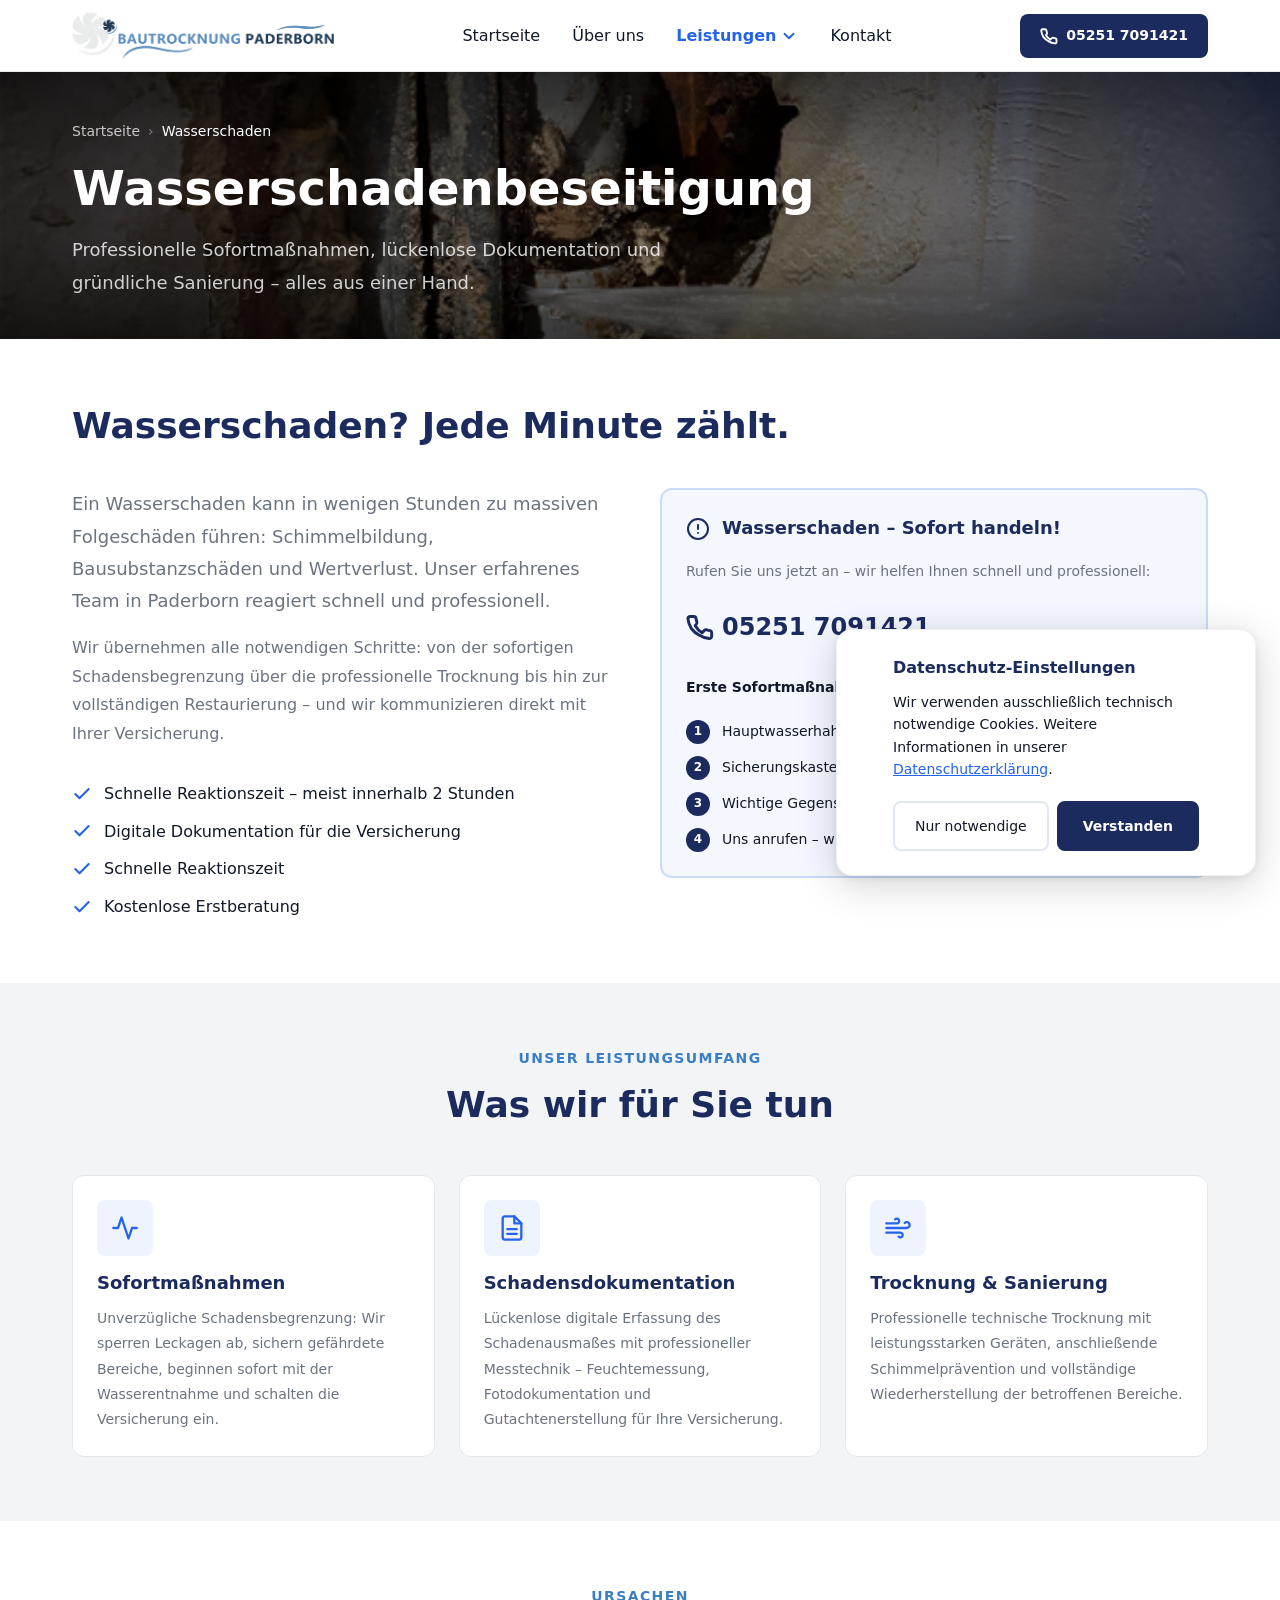
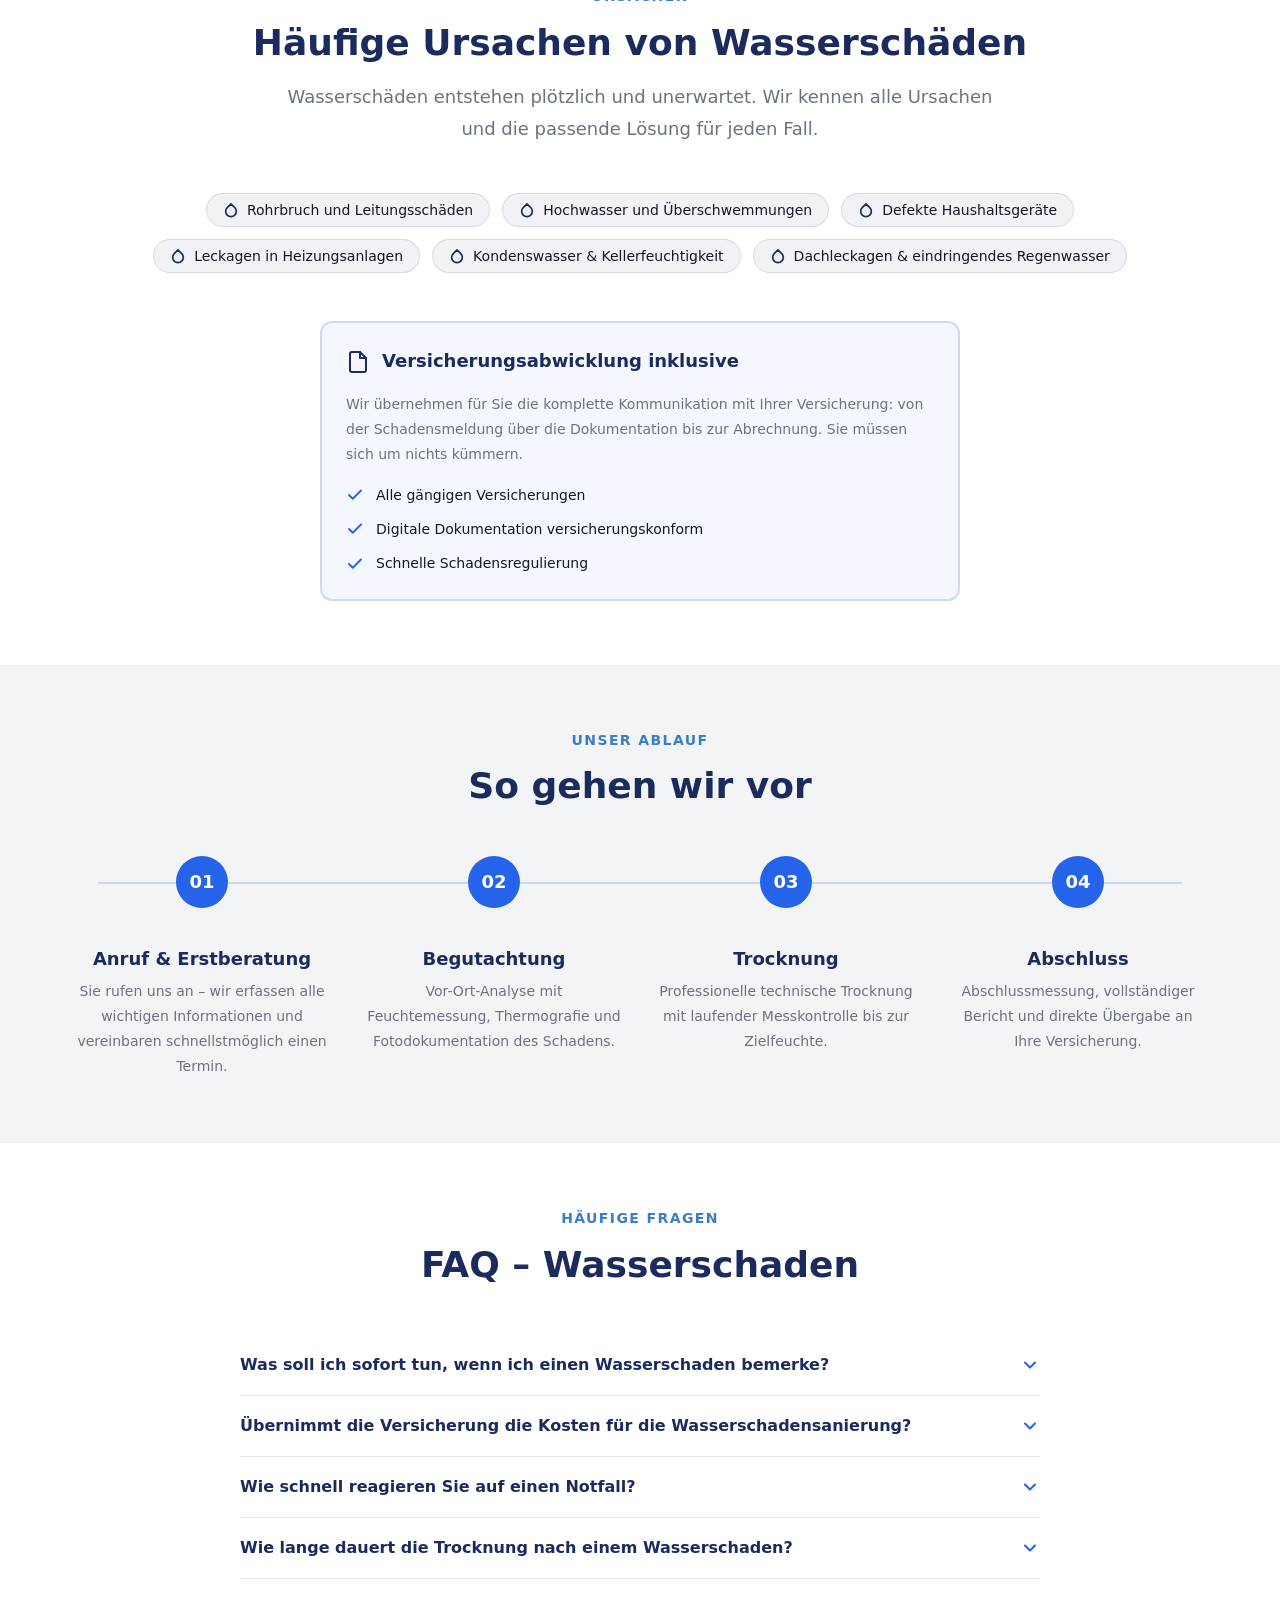
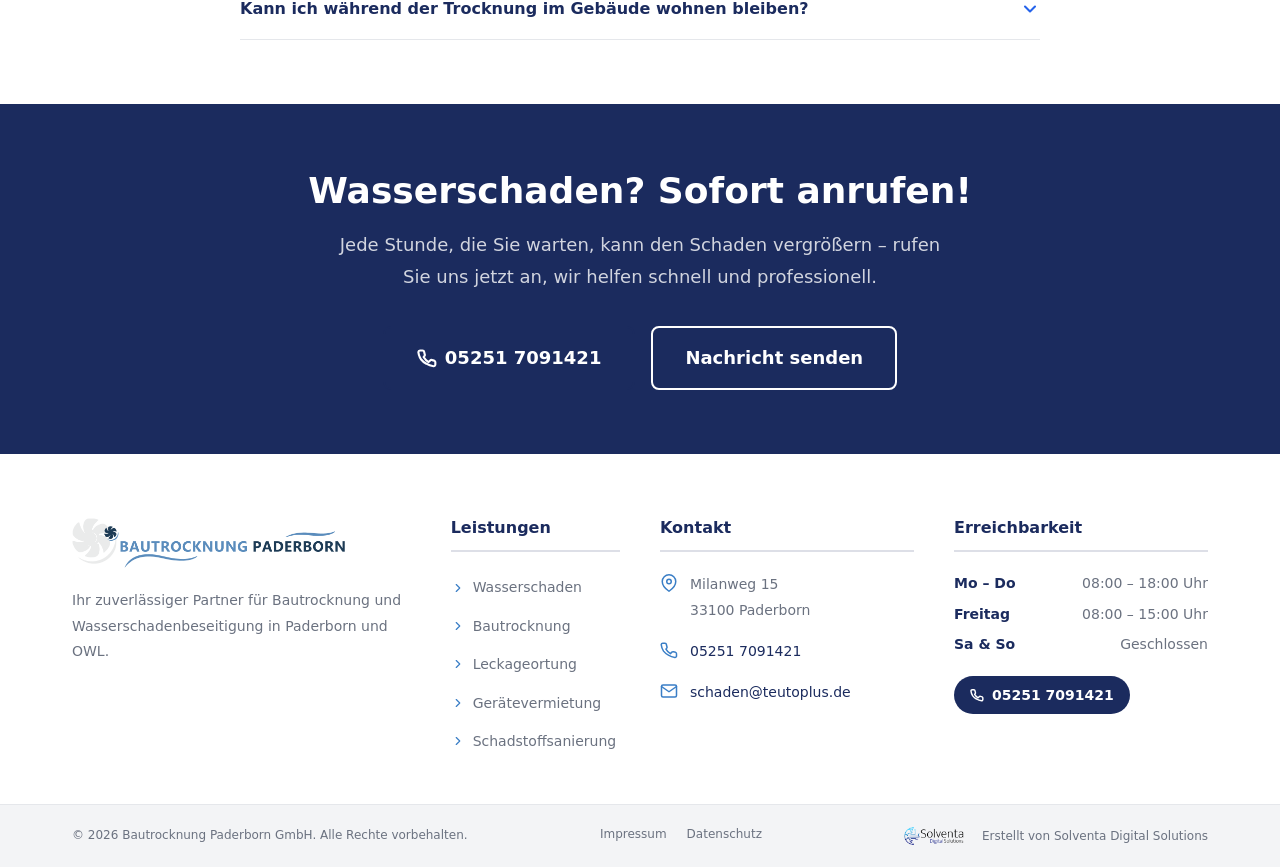
<file: wasserschaden.html>
<!DOCTYPE html>
<html lang="de">
<head>
  <meta charset="UTF-8">
  <meta name="viewport" content="width=device-width, initial-scale=1.0">
  <meta name="description" content="Professionelle Wasserschadenbeseitigung in Paderborn und OWL. Bautrocknung Paderborn GmbH dokumentiert alles f&uuml;r Ihre Versicherung und saniert gr&uuml;ndlich.">
  <meta name="robots" content="index, follow">
  <meta name="theme-color" content="#1B2B5E">
  <title>Wasserschadenbeseitigung | Bautrocknung Paderborn GmbH | Paderborn</title>
  <link rel="stylesheet" href="css/style.css">
  <link rel="icon" type="image/png" href="assets/favicon.png">
  <!-- SEO -->
  <link rel="canonical" href="https://www.bautrocknung-pb.com/wasserschaden">
  <meta property="og:title" content="Wasserschadenbeseitigung | Bautrocknung Paderborn GmbH | Paderborn">
  <meta property="og:description" content="Professionelle Wasserschadenbeseitigung in Paderborn und OWL. Bautrocknung Paderborn GmbH dokumentiert alles für Ihre Versicherung und saniert gründlich.">
  <meta property="og:type" content="website">
  <meta property="og:url" content="https://www.bautrocknung-pb.com/wasserschaden">
  <meta property="og:locale" content="de_DE">
  <meta property="og:site_name" content="Bautrocknung Paderborn GmbH">
  <meta property="og:image" content="https://www.bautrocknung-pb.com/assets/images/Logo_Bautrocknung.png">
  <meta name="twitter:card" content="summary_large_image">
  <meta name="twitter:title" content="Wasserschadenbeseitigung | Bautrocknung Paderborn GmbH | Paderborn">
  <meta name="twitter:description" content="Professionelle Wasserschadenbeseitigung in Paderborn und OWL. Bautrocknung Paderborn GmbH dokumentiert alles für Ihre Versicherung und saniert gründlich.">
</head>
<body>

<a href="#main-content" class="skip-link">Zum Inhalt springen</a>

<!-- HEADER (identisch auf allen Seiten) -->
<header class="site-header" id="site-header">
  <nav class="navbar" role="navigation" aria-label="Hauptnavigation">
    <div class="container">
      <div class="navbar__inner">
        <a href="index.html" class="navbar__logo" aria-label="Bautrocknung Paderborn GmbH &ndash; Startseite">
          <img src="assets/images/Logo_Bautrocknung.png" alt="Bautrocknung Paderborn GmbH" class="navbar__logo-img">
        </a>
        <ul class="navbar-nav" role="list">
          <li><a href="index.html" class="nav-link">Startseite</a></li>
          <li><a href="ueber-uns.html" class="nav-link">Über uns</a></li>
          <li class="nav-dropdown">
            <button class="nav-dropdown-toggle" aria-expanded="false" aria-haspopup="true">
              Leistungen
              <svg class="dropdown-chevron icon--sm" xmlns="http://www.w3.org/2000/svg" viewBox="0 0 24 24" fill="none" stroke="currentColor" stroke-width="2.5" stroke-linecap="round" stroke-linejoin="round" aria-hidden="true"><polyline points="6 9 12 15 18 9"/></svg>
            </button>
            <ul class="dropdown-menu" role="list">
              <li><a href="wasserschaden.html" class="dropdown-link"><svg xmlns="http://www.w3.org/2000/svg" viewBox="0 0 24 24" fill="none" stroke="currentColor" stroke-width="2" stroke-linecap="round" stroke-linejoin="round" aria-hidden="true"><path d="M12 2.69l5.66 5.66a8 8 0 1 1-11.31 0z"/></svg>Wasserschaden</a></li>
              <li><a href="bautrocknung.html" class="dropdown-link"><svg xmlns="http://www.w3.org/2000/svg" viewBox="0 0 24 24" fill="none" stroke="currentColor" stroke-width="2" stroke-linecap="round" stroke-linejoin="round" aria-hidden="true"><path d="M9.59 4.59A2 2 0 1 1 11 8H2m10.59 11.41A2 2 0 1 0 14 16H2m15.73-8.27A2.5 2.5 0 1 1 19.5 12H2"/></svg>Bautrocknung</a></li>
              <li><a href="leckageortung.html" class="dropdown-link"><svg xmlns="http://www.w3.org/2000/svg" viewBox="0 0 24 24" fill="none" stroke="currentColor" stroke-width="2" stroke-linecap="round" stroke-linejoin="round" aria-hidden="true"><circle cx="11" cy="11" r="8"/><line x1="21" y1="21" x2="16.65" y2="16.65"/></svg>Leckageortung</a></li>
              <li><a href="vermietung.html" class="dropdown-link"><svg xmlns="http://www.w3.org/2000/svg" viewBox="0 0 24 24" fill="none" stroke="currentColor" stroke-width="2" stroke-linecap="round" stroke-linejoin="round" aria-hidden="true"><rect x="1" y="3" width="15" height="13" rx="1"/><polygon points="16 8 20 8 23 11 23 16 16 16 16 8"/><circle cx="5.5" cy="18.5" r="2.5"/><circle cx="18.5" cy="18.5" r="2.5"/></svg>Ger&auml;tevermietung</a></li>
              <li><a href="schadstoffsanierung.html" class="dropdown-link"><svg xmlns="http://www.w3.org/2000/svg" viewBox="0 0 24 24" fill="none" stroke="currentColor" stroke-width="2" stroke-linecap="round" stroke-linejoin="round" aria-hidden="true"><path d="M10.29 3.86L1.82 18a2 2 0 0 0 1.71 3h16.94a2 2 0 0 0 1.71-3L13.71 3.86a2 2 0 0 0-3.42 0z"/><line x1="12" y1="9" x2="12" y2="13"/><line x1="12" y1="17" x2="12.01" y2="17"/></svg>Schadstoffsanierung</a></li>
            </ul>
          </li>
          <li><a href="kontakt.html" class="nav-link">Kontakt</a></li>
        </ul>
        <a href="tel:+4952517091421" class="nav-emergency">
          <svg xmlns="http://www.w3.org/2000/svg" viewBox="0 0 24 24" fill="none" stroke="currentColor" stroke-width="2.5" stroke-linecap="round" stroke-linejoin="round" aria-hidden="true"><path d="M22 16.92v3a2 2 0 0 1-2.18 2 19.79 19.79 0 0 1-8.63-3.07A19.5 19.5 0 0 1 4.69 13.5a19.79 19.79 0 0 1-3.07-8.67A2 2 0 0 1 3.6 3h3a2 2 0 0 1 2 1.72c.127.96.361 1.903.7 2.81a2 2 0 0 1-.45 2.11L7.91 10.91a16 16 0 0 0 5.94 5.94l1.98-1.98a2 2 0 0 1 2.11-.45c.907.339 1.85.573 2.81.7A2 2 0 0 1 22 16.92z"/></svg>
          05251 7091421
        </a>
        <button class="hamburger" id="hamburger" aria-expanded="false" aria-controls="mobile-menu" aria-label="Men&uuml; &ouml;ffnen">
          <span class="hamburger__line" aria-hidden="true"></span>
          <span class="hamburger__line" aria-hidden="true"></span>
          <span class="hamburger__line" aria-hidden="true"></span>
        </button>
      </div>
    </div>
  </nav>
  <div class="mobile-menu" id="mobile-menu" role="navigation" aria-label="Mobile Navigation">
    <div class="mobile-menu__inner">
      <ul role="list">
        <li><a href="index.html" class="mobile-nav-link"><svg xmlns="http://www.w3.org/2000/svg" viewBox="0 0 24 24" fill="none" stroke="currentColor" stroke-width="2" stroke-linecap="round" stroke-linejoin="round" width="20" height="20" aria-hidden="true"><path d="M3 9l9-7 9 7v11a2 2 0 0 1-2 2H5a2 2 0 0 1-2-2z"/><polyline points="9 22 9 12 15 12 15 22"/></svg>Startseite</a></li>
        <li><a href="ueber-uns.html" class="mobile-nav-link"><svg xmlns="http://www.w3.org/2000/svg" viewBox="0 0 24 24" fill="none" stroke="currentColor" stroke-width="2" stroke-linecap="round" stroke-linejoin="round" width="20" height="20" aria-hidden="true"><path d="M17 21v-2a4 4 0 0 0-4-4H5a4 4 0 0 0-4 4v2"/><circle cx="9" cy="7" r="4"/><path d="M23 21v-2a4 4 0 0 0-3-3.87"/><path d="M16 3.13a4 4 0 0 1 0 7.75"/></svg>Über uns</a></li>
        <li><span class="mobile-dropdown-label">Leistungen</span></li>
        <li><a href="wasserschaden.html" class="mobile-sub-link"><svg xmlns="http://www.w3.org/2000/svg" viewBox="0 0 24 24" fill="none" stroke="currentColor" stroke-width="2" stroke-linecap="round" stroke-linejoin="round" aria-hidden="true"><path d="M12 2.69l5.66 5.66a8 8 0 1 1-11.31 0z"/></svg>Wasserschaden</a></li>
        <li><a href="bautrocknung.html" class="mobile-sub-link"><svg xmlns="http://www.w3.org/2000/svg" viewBox="0 0 24 24" fill="none" stroke="currentColor" stroke-width="2" stroke-linecap="round" stroke-linejoin="round" aria-hidden="true"><path d="M9.59 4.59A2 2 0 1 1 11 8H2m10.59 11.41A2 2 0 1 0 14 16H2m15.73-8.27A2.5 2.5 0 1 1 19.5 12H2"/></svg>Bautrocknung</a></li>
        <li><a href="leckageortung.html" class="mobile-sub-link"><svg xmlns="http://www.w3.org/2000/svg" viewBox="0 0 24 24" fill="none" stroke="currentColor" stroke-width="2" stroke-linecap="round" stroke-linejoin="round" aria-hidden="true"><circle cx="11" cy="11" r="8"/><line x1="21" y1="21" x2="16.65" y2="16.65"/></svg>Leckageortung</a></li>
        <li><a href="vermietung.html" class="mobile-sub-link"><svg xmlns="http://www.w3.org/2000/svg" viewBox="0 0 24 24" fill="none" stroke="currentColor" stroke-width="2" stroke-linecap="round" stroke-linejoin="round" aria-hidden="true"><rect x="1" y="3" width="15" height="13" rx="1"/><polygon points="16 8 20 8 23 11 23 16 16 16 16 8"/><circle cx="5.5" cy="18.5" r="2.5"/><circle cx="18.5" cy="18.5" r="2.5"/></svg>Ger&auml;tevermietung</a></li>
        <li><a href="schadstoffsanierung.html" class="mobile-sub-link"><svg xmlns="http://www.w3.org/2000/svg" viewBox="0 0 24 24" fill="none" stroke="currentColor" stroke-width="2" stroke-linecap="round" stroke-linejoin="round" aria-hidden="true"><path d="M10.29 3.86L1.82 18a2 2 0 0 0 1.71 3h16.94a2 2 0 0 0 1.71-3L13.71 3.86a2 2 0 0 0-3.42 0z"/><line x1="12" y1="9" x2="12" y2="13"/><line x1="12" y1="17" x2="12.01" y2="17"/></svg>Schadstoffsanierung</a></li>
        <li><a href="kontakt.html" class="mobile-nav-link"><svg xmlns="http://www.w3.org/2000/svg" viewBox="0 0 24 24" fill="none" stroke="currentColor" stroke-width="2" stroke-linecap="round" stroke-linejoin="round" width="20" height="20" aria-hidden="true"><path d="M21 15a2 2 0 0 1-2 2H7l-4 4V5a2 2 0 0 1 2-2h14a2 2 0 0 1 2 2z"/></svg>Kontakt</a></li>
      </ul>
      <a href="tel:+4952517091421" class="mobile-menu__emergency">
        <svg xmlns="http://www.w3.org/2000/svg" viewBox="0 0 24 24" fill="none" stroke="currentColor" stroke-width="2.5" stroke-linecap="round" stroke-linejoin="round" width="24" height="24" aria-hidden="true"><path d="M22 16.92v3a2 2 0 0 1-2.18 2 19.79 19.79 0 0 1-8.63-3.07A19.5 19.5 0 0 1 4.69 13.5a19.79 19.79 0 0 1-3.07-8.67A2 2 0 0 1 3.6 3h3a2 2 0 0 1 2 1.72c.127.96.361 1.903.7 2.81a2 2 0 0 1-.45 2.11L7.91 10.91a16 16 0 0 0 5.94 5.94l1.98-1.98a2 2 0 0 1 2.11-.45c.907.339 1.85.573 2.81.7A2 2 0 0 1 22 16.92z"/></svg>
        Notfall: 05251 7091421
      </a>
    </div>
  </div>
</header>


<main id="main-content">

  <!-- Inner Hero -->
  <section class="hero-inner hero-inner--wasserschaden" aria-labelledby="page-title">
    <div class="container">
      <div class="hero-inner__content">
        <nav class="breadcrumb" aria-label="Brotkrumennavigation">
          <span class="breadcrumb__item"><a href="index.html">Startseite</a></span>
          <span class="breadcrumb__separator" aria-hidden="true">›</span>
          <span class="breadcrumb__item--active" aria-current="page">Wasserschaden</span>
        </nav>
        <h1 class="hero-inner__title" id="page-title">Wasserschaden&shy;beseitigung</h1>
        <p class="hero-inner__lead">Professionelle Sofortma&szlig;nahmen, l&uuml;ckenlose Dokumentation und gr&uuml;ndliche Sanierung &ndash; alles aus einer Hand.</p>
      </div>
    </div>
  </section>

  <!-- Intro + Notfall-Box -->
  <section class="section" aria-labelledby="intro-heading">
    <div class="container">
      <h2 id="intro-heading" style="margin-bottom:var(--space-10);">Wasserschaden? Jede Minute z&auml;hlt.</h2>
      <div class="grid--2" style="align-items:start; gap: var(--space-10);">
        <div>
          <p class="lead">Ein Wasserschaden kann in wenigen Stunden zu massiven Folgesch&auml;den f&uuml;hren: Schimmelbildung, Bausubstanzsch&auml;den und Wertverlust. Unser erfahrenes Team in Paderborn reagiert schnell und professionell.</p>
          <p class="mt-4" style="color:var(--color-gray);">Wir &uuml;bernehmen alle notwendigen Schritte: von der sofortigen Schadensbegrenzung &uuml;ber die professionelle Trocknung bis hin zur vollst&auml;ndigen Restaurierung &ndash; und wir kommunizieren direkt mit Ihrer Versicherung.</p>
          <ul class="icon-list mt-8" role="list">
            <li class="icon-list__item"><svg xmlns="http://www.w3.org/2000/svg" viewBox="0 0 24 24" fill="none" stroke="currentColor" stroke-width="2.5" stroke-linecap="round" stroke-linejoin="round" width="20" height="20" aria-hidden="true"><polyline points="20 6 9 17 4 12"/></svg>Schnelle Reaktionszeit &ndash; meist innerhalb 2 Stunden</li>
            <li class="icon-list__item"><svg xmlns="http://www.w3.org/2000/svg" viewBox="0 0 24 24" fill="none" stroke="currentColor" stroke-width="2.5" stroke-linecap="round" stroke-linejoin="round" width="20" height="20" aria-hidden="true"><polyline points="20 6 9 17 4 12"/></svg>Digitale Dokumentation f&uuml;r die Versicherung</li>
            <li class="icon-list__item"><svg xmlns="http://www.w3.org/2000/svg" viewBox="0 0 24 24" fill="none" stroke="currentColor" stroke-width="2.5" stroke-linecap="round" stroke-linejoin="round" width="20" height="20" aria-hidden="true"><polyline points="20 6 9 17 4 12"/></svg>Schnelle Reaktionszeit</li>
            <li class="icon-list__item"><svg xmlns="http://www.w3.org/2000/svg" viewBox="0 0 24 24" fill="none" stroke="currentColor" stroke-width="2.5" stroke-linecap="round" stroke-linejoin="round" width="20" height="20" aria-hidden="true"><polyline points="20 6 9 17 4 12"/></svg>Kostenlose Erstberatung</li>
          </ul>
        </div>
        <div>
          <div class="highlight-box" role="complementary" aria-label="Notfall-Kontakt">
            <div class="highlight-box__title">
              <svg xmlns="http://www.w3.org/2000/svg" viewBox="0 0 24 24" fill="none" stroke="currentColor" stroke-width="2" stroke-linecap="round" stroke-linejoin="round" width="24" height="24" aria-hidden="true"><circle cx="12" cy="12" r="10"/><line x1="12" y1="8" x2="12" y2="12"/><line x1="12" y1="16" x2="12.01" y2="16"/></svg>
              Wasserschaden &ndash; Sofort handeln!
            </div>
            <p style="color:var(--color-gray);font-size:var(--font-size-sm);margin-bottom:var(--space-3);">Rufen Sie uns jetzt an &ndash; wir helfen Ihnen schnell und professionell:</p>
            <a href="tel:+4952517091421" class="highlight-box__phone">
              <svg xmlns="http://www.w3.org/2000/svg" viewBox="0 0 24 24" fill="none" stroke="currentColor" stroke-width="2.5" stroke-linecap="round" stroke-linejoin="round" width="28" height="28" aria-hidden="true"><path d="M22 16.92v3a2 2 0 0 1-2.18 2 19.79 19.79 0 0 1-8.63-3.07A19.5 19.5 0 0 1 4.69 13.5a19.79 19.79 0 0 1-3.07-8.67A2 2 0 0 1 3.6 3h3a2 2 0 0 1 2 1.72c.127.96.361 1.903.7 2.81a2 2 0 0 1-.45 2.11L7.91 10.91a16 16 0 0 0 5.94 5.94l1.98-1.98a2 2 0 0 1 2.11-.45c.907.339 1.85.573 2.81.7A2 2 0 0 1 22 16.92z"/></svg>
              05251 7091421
            </a>
            <div class="highlight-box__steps">
              <p style="font-weight:600;font-size:var(--font-size-sm);color:var(--color-text);margin-bottom:var(--space-2);">Erste Sofortma&szlig;nahmen:</p>
              <div class="highlight-step"><div class="highlight-step__num">1</div><span>Hauptwasserhahn absperren</span></div>
              <div class="highlight-step"><div class="highlight-step__num">2</div><span>Sicherungskasten bei Stromgefahr ausschalten</span></div>
              <div class="highlight-step"><div class="highlight-step__num">3</div><span>Wichtige Gegenst&auml;nde in Sicherheit bringen</span></div>
              <div class="highlight-step"><div class="highlight-step__num">4</div><span>Uns anrufen &ndash; wir kommen sofort!</span></div>
            </div>
          </div>
        </div>
      </div>
    </div>
  </section>

  <!-- Service Details -->
  <section class="section section--gray" aria-labelledby="services-detail-heading">
    <div class="container">
      <div class="section-header text-center">
        <span class="section-label">Unser Leistungsumfang</span>
        <h2 id="services-detail-heading">Was wir f&uuml;r Sie tun</h2>
      </div>
      <div class="grid--3">
        <div class="method-card">
          <div class="method-card__icon" aria-hidden="true">
            <svg xmlns="http://www.w3.org/2000/svg" viewBox="0 0 24 24" fill="none" stroke="currentColor" stroke-width="2" stroke-linecap="round" stroke-linejoin="round" width="28" height="28"><polyline points="22 12 18 12 15 21 9 3 6 12 2 12"/></svg>
          </div>
          <h3 class="method-card__title">Sofortma&szlig;nahmen</h3>
          <p class="method-card__desc">Unverzügliche Schadensbegrenzung: Wir sperren Leckagen ab, sichern gef&auml;hrdete Bereiche, beginnen sofort mit der Wasserentnahme und schalten die Versicherung ein.</p>
        </div>
        <div class="method-card">
          <div class="method-card__icon" aria-hidden="true">
            <svg xmlns="http://www.w3.org/2000/svg" viewBox="0 0 24 24" fill="none" stroke="currentColor" stroke-width="2" stroke-linecap="round" stroke-linejoin="round" width="28" height="28"><path d="M14 2H6a2 2 0 0 0-2 2v16a2 2 0 0 0 2 2h12a2 2 0 0 0 2-2V8z"/><polyline points="14 2 14 8 20 8"/><line x1="16" y1="13" x2="8" y2="13"/><line x1="16" y1="17" x2="8" y2="17"/></svg>
          </div>
          <h3 class="method-card__title">Schadensdokumentation</h3>
          <p class="method-card__desc">L&uuml;ckenlose digitale Erfassung des Schadenausma&szlig;es mit professioneller Messtechnik &ndash; Feuchtemessung, Fotodokumentation und Gutachtenerstellung f&uuml;r Ihre Versicherung.</p>
        </div>
        <div class="method-card">
          <div class="method-card__icon" aria-hidden="true">
            <svg xmlns="http://www.w3.org/2000/svg" viewBox="0 0 24 24" fill="none" stroke="currentColor" stroke-width="2" stroke-linecap="round" stroke-linejoin="round" width="28" height="28"><path d="M9.59 4.59A2 2 0 1 1 11 8H2m10.59 11.41A2 2 0 1 0 14 16H2m15.73-8.27A2.5 2.5 0 1 1 19.5 12H2"/></svg>
          </div>
          <h3 class="method-card__title">Trocknung &amp; Sanierung</h3>
          <p class="method-card__desc">Professionelle technische Trocknung mit leistungsstarken Geräten, anschlie&szlig;ende Schimmelpr&auml;vention und vollst&auml;ndige Wiederherstellung der betroffenen Bereiche.</p>
        </div>
      </div>
    </div>
  </section>

  <!-- Causes -->
  <section class="section" aria-labelledby="causes-heading">
    <div class="container">

      <!-- Ursachen -->
      <div class="section-header text-center">
        <span class="section-label">Ursachen</span>
        <h2 id="causes-heading">H&auml;ufige Ursachen von Wassersch&auml;den</h2>
        <p class="lead mt-4">Wassersch&auml;den entstehen pl&ouml;tzlich und unerwartet. Wir kennen alle Ursachen und die passende L&ouml;sung f&uuml;r jeden Fall.</p>
      </div>
      <div class="location-tags" role="list" aria-label="Häufige Ursachen" style="margin-top:var(--space-8);">
        <span class="location-tag" role="listitem"><svg xmlns="http://www.w3.org/2000/svg" viewBox="0 0 24 24" fill="none" stroke="currentColor" stroke-width="2.5" stroke-linecap="round" stroke-linejoin="round" width="16" height="16" aria-hidden="true"><path d="M12 2.69l5.66 5.66a8 8 0 1 1-11.31 0z"/></svg>Rohrbruch und Leitungssch&auml;den</span>
        <span class="location-tag" role="listitem"><svg xmlns="http://www.w3.org/2000/svg" viewBox="0 0 24 24" fill="none" stroke="currentColor" stroke-width="2.5" stroke-linecap="round" stroke-linejoin="round" width="16" height="16" aria-hidden="true"><path d="M12 2.69l5.66 5.66a8 8 0 1 1-11.31 0z"/></svg>Hochwasser und &Uuml;berschwemmungen</span>
        <span class="location-tag" role="listitem"><svg xmlns="http://www.w3.org/2000/svg" viewBox="0 0 24 24" fill="none" stroke="currentColor" stroke-width="2.5" stroke-linecap="round" stroke-linejoin="round" width="16" height="16" aria-hidden="true"><path d="M12 2.69l5.66 5.66a8 8 0 1 1-11.31 0z"/></svg>Defekte Haushaltsger&auml;te</span>
        <span class="location-tag" role="listitem"><svg xmlns="http://www.w3.org/2000/svg" viewBox="0 0 24 24" fill="none" stroke="currentColor" stroke-width="2.5" stroke-linecap="round" stroke-linejoin="round" width="16" height="16" aria-hidden="true"><path d="M12 2.69l5.66 5.66a8 8 0 1 1-11.31 0z"/></svg>Leckagen in Heizungsanlagen</span>
        <span class="location-tag" role="listitem"><svg xmlns="http://www.w3.org/2000/svg" viewBox="0 0 24 24" fill="none" stroke="currentColor" stroke-width="2.5" stroke-linecap="round" stroke-linejoin="round" width="16" height="16" aria-hidden="true"><path d="M12 2.69l5.66 5.66a8 8 0 1 1-11.31 0z"/></svg>Kondenswasser &amp; Kellerfeuchtigkeit</span>
        <span class="location-tag" role="listitem"><svg xmlns="http://www.w3.org/2000/svg" viewBox="0 0 24 24" fill="none" stroke="currentColor" stroke-width="2.5" stroke-linecap="round" stroke-linejoin="round" width="16" height="16" aria-hidden="true"><path d="M12 2.69l5.66 5.66a8 8 0 1 1-11.31 0z"/></svg>Dachleckagen &amp; eindringendes Regenwasser</span>
      </div>

      <!-- Highlight-Box -->
      <div style="margin-top:var(--space-12); max-width:640px; margin-left:auto; margin-right:auto;">
        <div class="highlight-box highlight-box--blue">
          <div class="highlight-box__title" style="color:var(--color-primary);">
            <svg xmlns="http://www.w3.org/2000/svg" viewBox="0 0 24 24" fill="none" stroke="currentColor" stroke-width="2" stroke-linecap="round" stroke-linejoin="round" width="24" height="24" aria-hidden="true"><path d="M14 2H6a2 2 0 0 0-2 2v16a2 2 0 0 0 2 2h12a2 2 0 0 0 2-2V8z"/><polyline points="14 2 14 8 20 8"/></svg>
            Versicherungsabwicklung inklusive
          </div>
          <p style="color:var(--color-gray);font-size:var(--font-size-sm);line-height:var(--line-height-loose);">Wir &uuml;bernehmen f&uuml;r Sie die komplette Kommunikation mit Ihrer Versicherung: von der Schadensmeldung &uuml;ber die Dokumentation bis zur Abrechnung. Sie m&uuml;ssen sich um nichts k&uuml;mmern.</p>
          <ul class="icon-list mt-4" role="list">
            <li class="icon-list__item" style="font-size:var(--font-size-sm);"><svg xmlns="http://www.w3.org/2000/svg" viewBox="0 0 24 24" fill="none" stroke="currentColor" stroke-width="2.5" stroke-linecap="round" stroke-linejoin="round" width="18" height="18" aria-hidden="true"><polyline points="20 6 9 17 4 12"/></svg>Alle g&auml;ngigen Versicherungen</li>
            <li class="icon-list__item" style="font-size:var(--font-size-sm);"><svg xmlns="http://www.w3.org/2000/svg" viewBox="0 0 24 24" fill="none" stroke="currentColor" stroke-width="2.5" stroke-linecap="round" stroke-linejoin="round" width="18" height="18" aria-hidden="true"><polyline points="20 6 9 17 4 12"/></svg>Digitale Dokumentation versicherungskonform</li>
            <li class="icon-list__item" style="font-size:var(--font-size-sm);"><svg xmlns="http://www.w3.org/2000/svg" viewBox="0 0 24 24" fill="none" stroke="currentColor" stroke-width="2.5" stroke-linecap="round" stroke-linejoin="round" width="18" height="18" aria-hidden="true"><polyline points="20 6 9 17 4 12"/></svg>Schnelle Schadensregulierung</li>
          </ul>
        </div>
      </div>

    </div>
  </section>

  <!-- Process -->
  <section class="section section--gray" aria-labelledby="process-heading">
    <div class="container">
      <div class="section-header text-center">
        <span class="section-label">Unser Ablauf</span>
        <h2 id="process-heading">So gehen wir vor</h2>
      </div>
      <ol class="process-steps process-steps--horizontal" role="list">
        <li class="process-step">
          <div class="process-step__number">01</div>
          <div class="process-step__content">
            <h3 class="process-step__title">Anruf & Erstberatung</h3>
            <p class="process-step__desc">Sie rufen uns an &ndash; wir erfassen alle wichtigen Informationen und vereinbaren schnellstmöglich einen Termin.</p>
          </div>
        </li>
        <li class="process-step">
          <div class="process-step__number">02</div>
          <div class="process-step__content">
            <h3 class="process-step__title">Begutachtung</h3>
            <p class="process-step__desc">Vor-Ort-Analyse mit Feuchtemessung, Thermografie und Fotodokumentation des Schadens.</p>
          </div>
        </li>
        <li class="process-step">
          <div class="process-step__number">03</div>
          <div class="process-step__content">
            <h3 class="process-step__title">Trocknung</h3>
            <p class="process-step__desc">Professionelle technische Trocknung mit laufender Messkontrolle bis zur Zielfeuchte.</p>
          </div>
        </li>
        <li class="process-step">
          <div class="process-step__number">04</div>
          <div class="process-step__content">
            <h3 class="process-step__title">Abschluss</h3>
            <p class="process-step__desc">Abschlussmessung, vollst&auml;ndiger Bericht und direkte &Uuml;bergabe an Ihre Versicherung.</p>
          </div>
        </li>
      </ol>
    </div>
  </section>

  <!-- FAQ -->
  <section class="section" aria-labelledby="faq-heading">
    <div class="container">
      <div class="section-header text-center">
        <span class="section-label">H&auml;ufige Fragen</span>
        <h2 id="faq-heading">FAQ &ndash; Wasserschaden</h2>
      </div>
      <dl class="faq-list" role="list">
        <div class="faq-item" role="listitem">
          <details>
            <summary class="faq-question">
              Was soll ich sofort tun, wenn ich einen Wasserschaden bemerke?
              <svg class="faq-chevron" xmlns="http://www.w3.org/2000/svg" viewBox="0 0 24 24" fill="none" stroke="currentColor" stroke-width="2.5" stroke-linecap="round" stroke-linejoin="round" aria-hidden="true"><polyline points="6 9 12 15 18 9"/></svg>
            </summary>
            <div class="faq-answer">Drehen Sie sofort den Hauptwasserhahn ab, schalten Sie bei Stromgefahr den Sicherungskasten aus und bringen Sie wichtige Gegenst&auml;nde in Sicherheit. Rufen Sie uns dann umgehend an. Versuchen Sie nicht, den Schaden selbst zu trocknen &ndash; haushalts&uuml;bliche Ger&auml;te sind f&uuml;r professionelle Trocknung nicht geeignet und k&ouml;nnen den Schaden verschlimmern.</div>
          </details>
        </div>
        <div class="faq-item" role="listitem">
          <details>
            <summary class="faq-question">
              &Uuml;bernimmt die Versicherung die Kosten f&uuml;r die Wasserschadensanierung?
              <svg class="faq-chevron" xmlns="http://www.w3.org/2000/svg" viewBox="0 0 24 24" fill="none" stroke="currentColor" stroke-width="2.5" stroke-linecap="round" stroke-linejoin="round" aria-hidden="true"><polyline points="6 9 12 15 18 9"/></svg>
            </summary>
            <div class="faq-answer">In den meisten F&auml;llen &uuml;bernehmen Geb&auml;ude- oder Hausratversicherungen die Kosten. Wir unterst&uuml;tzen Sie bei der vollst&auml;ndigen Dokumentation und &uuml;bernehmen auf Wunsch die gesamte Kommunikation mit Ihrer Versicherung. Melden Sie den Schaden schnellstm&ouml;glich &ndash; Verz&ouml;gerungen k&ouml;nnen den Versicherungsanspruch gef&auml;hrden.</div>
          </details>
        </div>
        <div class="faq-item" role="listitem">
          <details>
            <summary class="faq-question">
              Wie schnell reagieren Sie auf einen Notfall?
              <svg class="faq-chevron" xmlns="http://www.w3.org/2000/svg" viewBox="0 0 24 24" fill="none" stroke="currentColor" stroke-width="2.5" stroke-linecap="round" stroke-linejoin="round" aria-hidden="true"><polyline points="6 9 12 15 18 9"/></svg>
            </summary>
            <div class="faq-answer">Unser Team ist 24 Stunden, 7 Tage die Woche erreichbar. In Paderborn und der unmittelbaren Umgebung sind wir in der Regel innerhalb von 1&ndash;2 Stunden vor Ort. Im gesamten OWL-Raum streben wir eine maximale Reaktionszeit von 3 Stunden an.</div>
          </details>
        </div>
        <div class="faq-item" role="listitem">
          <details>
            <summary class="faq-question">
              Wie lange dauert die Trocknung nach einem Wasserschaden?
              <svg class="faq-chevron" xmlns="http://www.w3.org/2000/svg" viewBox="0 0 24 24" fill="none" stroke="currentColor" stroke-width="2.5" stroke-linecap="round" stroke-linejoin="round" aria-hidden="true"><polyline points="6 9 12 15 18 9"/></svg>
            </summary>
            <div class="faq-answer">Die Trocknungsdauer h&auml;ngt von vielen Faktoren ab: Schadensgr&ouml;&szlig;e, betroffene Materialien, Feuchtegehalt und Raumgr&ouml;&szlig;e. In der Regel dauert eine professionelle Bautrocknung zwischen 1 und 6 Wochen. Wir messen regelm&auml;&szlig;ig und passen die Trocknungsstrategie an.</div>
          </details>
        </div>
        <div class="faq-item" role="listitem">
          <details>
            <summary class="faq-question">
              Kann ich w&auml;hrend der Trocknung im Geb&auml;ude wohnen bleiben?
              <svg class="faq-chevron" xmlns="http://www.w3.org/2000/svg" viewBox="0 0 24 24" fill="none" stroke="currentColor" stroke-width="2.5" stroke-linecap="round" stroke-linejoin="round" aria-hidden="true"><polyline points="6 9 12 15 18 9"/></svg>
            </summary>
            <div class="faq-answer">Das h&auml;ngt vom Ausma&szlig; des Schadens ab. Bei kleineren Wassersch&auml;den ist ein Verbleib im Geb&auml;ude oft m&ouml;glich. Bei gr&ouml;&szlig;eren Sch&auml;den kann eine vor&uuml;bergehende Umsiedlung notwendig sein. Wir beraten Sie individuell und unterst&uuml;tzen Sie dabei, die beste L&ouml;sung f&uuml;r Ihre Situation zu finden.</div>
          </details>
        </div>
      </dl>
    </div>
  </section>

  <!-- CTA Band -->
  <section class="cta-band" aria-labelledby="cta-ws-heading">
    <div class="container">
      <h2 class="cta-band__title" id="cta-ws-heading">Wasserschaden? Sofort anrufen!</h2>
      <p class="cta-band__sub">Jede Stunde, die Sie warten, kann den Schaden vergr&ouml;&szlig;ern &ndash; rufen Sie uns jetzt an, wir helfen schnell und professionell.</p>
      <div class="cta-band__actions">
        <a href="tel:+4952517091421" class="btn btn--danger btn--lg">
          <svg xmlns="http://www.w3.org/2000/svg" viewBox="0 0 24 24" fill="none" stroke="currentColor" stroke-width="2.5" stroke-linecap="round" stroke-linejoin="round" width="20" height="20" aria-hidden="true"><path d="M22 16.92v3a2 2 0 0 1-2.18 2 19.79 19.79 0 0 1-8.63-3.07A19.5 19.5 0 0 1 4.69 13.5a19.79 19.79 0 0 1-3.07-8.67A2 2 0 0 1 3.6 3h3a2 2 0 0 1 2 1.72c.127.96.361 1.903.7 2.81a2 2 0 0 1-.45 2.11L7.91 10.91a16 16 0 0 0 5.94 5.94l1.98-1.98a2 2 0 0 1 2.11-.45c.907.339 1.85.573 2.81.7A2 2 0 0 1 22 16.92z"/></svg>
          05251 7091421
        </a>
        <a href="kontakt.html?leistung=wasserschaden" class="btn btn--outline--white btn--lg">Nachricht senden</a>
      </div>
    </div>
  </section>

</main>


<!-- FOOTER (identisch auf allen Seiten) -->
<footer class="site-footer" role="contentinfo">
  <div class="footer-main">
    <div class="container">
      <div class="footer-grid">
        <div class="footer-col">
          <a href="index.html" class="footer-logo"><img src="assets/images/Logo_Bautrocknung.png" alt="Bautrocknung Paderborn GmbH" class="footer-logo__img"></a>
          <p class="footer-tagline">Ihr zuverl&auml;ssiger Partner f&uuml;r Bautrocknung und Wasserschadenbeseitigung in Paderborn und OWL.</p>
          
        </div>
        <div class="footer-col">
          <h3 class="footer-col__title">Leistungen</h3>
          <ul class="footer-nav-list" role="list">
            <li><a href="wasserschaden.html" class="footer-nav-link"><svg xmlns="http://www.w3.org/2000/svg" viewBox="0 0 24 24" fill="none" stroke="currentColor" stroke-width="2" stroke-linecap="round" stroke-linejoin="round" aria-hidden="true"><polyline points="9 18 15 12 9 6"/></svg>Wasserschaden</a></li>
            <li><a href="bautrocknung.html" class="footer-nav-link"><svg xmlns="http://www.w3.org/2000/svg" viewBox="0 0 24 24" fill="none" stroke="currentColor" stroke-width="2" stroke-linecap="round" stroke-linejoin="round" aria-hidden="true"><polyline points="9 18 15 12 9 6"/></svg>Bautrocknung</a></li>
            <li><a href="leckageortung.html" class="footer-nav-link"><svg xmlns="http://www.w3.org/2000/svg" viewBox="0 0 24 24" fill="none" stroke="currentColor" stroke-width="2" stroke-linecap="round" stroke-linejoin="round" aria-hidden="true"><polyline points="9 18 15 12 9 6"/></svg>Leckageortung</a></li>
            <li><a href="vermietung.html" class="footer-nav-link"><svg xmlns="http://www.w3.org/2000/svg" viewBox="0 0 24 24" fill="none" stroke="currentColor" stroke-width="2" stroke-linecap="round" stroke-linejoin="round" aria-hidden="true"><polyline points="9 18 15 12 9 6"/></svg>Ger&auml;tevermietung</a></li><li><a href="schadstoffsanierung.html" class="footer-nav-link"><svg xmlns="http://www.w3.org/2000/svg" viewBox="0 0 24 24" fill="none" stroke="currentColor" stroke-width="2" stroke-linecap="round" stroke-linejoin="round" aria-hidden="true"><polyline points="9 18 15 12 9 6"/></svg>Schadstoffsanierung</a></li>
          </ul>
        </div>
        <div class="footer-col">
          <h3 class="footer-col__title">Kontakt</h3>
          <ul class="footer-contact-list" role="list">
            <li class="footer-contact-item"><svg xmlns="http://www.w3.org/2000/svg" viewBox="0 0 24 24" fill="none" stroke="currentColor" stroke-width="2" stroke-linecap="round" stroke-linejoin="round" aria-hidden="true"><path d="M21 10c0 7-9 13-9 13s-9-6-9-13a9 9 0 0 1 18 0z"/><circle cx="12" cy="10" r="3"/></svg><span>Milanweg 15<br>33100 Paderborn</span></li>
            <li class="footer-contact-item"><svg xmlns="http://www.w3.org/2000/svg" viewBox="0 0 24 24" fill="none" stroke="currentColor" stroke-width="2" stroke-linecap="round" stroke-linejoin="round" aria-hidden="true"><path d="M22 16.92v3a2 2 0 0 1-2.18 2 19.79 19.79 0 0 1-8.63-3.07A19.5 19.5 0 0 1 4.69 13.5a19.79 19.79 0 0 1-3.07-8.67A2 2 0 0 1 3.6 3h3a2 2 0 0 1 2 1.72c.127.96.361 1.903.7 2.81a2 2 0 0 1-.45 2.11L7.91 10.91a16 16 0 0 0 5.94 5.94l1.98-1.98a2 2 0 0 1 2.11-.45c.907.339 1.85.573 2.81.7A2 2 0 0 1 22 16.92z"/></svg><a href="tel:+4952517091421">05251 7091421</a></li>
            <li class="footer-contact-item"><svg xmlns="http://www.w3.org/2000/svg" viewBox="0 0 24 24" fill="none" stroke="currentColor" stroke-width="2" stroke-linecap="round" stroke-linejoin="round" aria-hidden="true"><path d="M4 4h16c1.1 0 2 .9 2 2v12c0 1.1-.9 2-2 2H4c-1.1 0-2-.9-2-2V6c0-1.1.9-2 2-2z"/><polyline points="22,6 12,13 2,6"/></svg><a href="mailto:schaden@teutoplus.de">schaden@teutoplus.de</a></li>
          </ul>
        </div>
        <div class="footer-col">
          <h3 class="footer-col__title">Erreichbarkeit</h3>
          <div class="footer-hours">
            <div class="footer-hours-row"><span><strong>Mo &ndash; Do</strong></span><span>08:00 &ndash; 18:00 Uhr</span></div>
            <div class="footer-hours-row"><span><strong>Freitag</strong></span><span>08:00 &ndash; 15:00 Uhr</span></div>
            <div class="footer-hours-row"><span><strong>Sa &amp; So</strong></span><span>Geschlossen</span></div>
          </div>
          <div class="footer-badge-24" style="margin-top:var(--space-5);"><svg xmlns="http://www.w3.org/2000/svg" viewBox="0 0 24 24" fill="none" stroke="currentColor" stroke-width="2.5" stroke-linecap="round" stroke-linejoin="round" width="14" height="14" aria-hidden="true"><path d="M22 16.92v3a2 2 0 0 1-2.18 2 19.79 19.79 0 0 1-8.63-3.07A19.5 19.5 0 0 1 4.69 13.5a19.79 19.79 0 0 1-3.07-8.67A2 2 0 0 1 3.6 3h3a2 2 0 0 1 2 1.72c.127.96.361 1.903.7 2.81a2 2 0 0 1-.45 2.11L7.91 10.91a16 16 0 0 0 5.94 5.94l1.98-1.98a2 2 0 0 1 2.11-.45c.907.339 1.85.573 2.81.7A2 2 0 0 1 22 16.92z"/></svg><a href="tel:+4952517091421" style="color:inherit;text-decoration:none;">05251 7091421</a></div>
        </div>
      </div>
    </div>
  </div>
  <div class="footer-bottom">
    <div class="container">
      <div class="footer-bottom__inner">
        <p class="footer-bottom__copy">&copy; <span id="footer-year"></span> Bautrocknung Paderborn GmbH. Alle Rechte vorbehalten.</p>
        <nav class="footer-bottom__links" aria-label="Rechtliche Links">
          <a href="impressum.html" class="footer-bottom__link">Impressum</a>
          <a href="datenschutz.html" class="footer-bottom__link">Datenschutz</a>
        </nav>
        <div class="footer-bottom__credit"><a href="https://www.solventa-digital.de" target="_blank" rel="noopener noreferrer"><img src="assets/images/solventa_logo_klein.png" alt="Solventa Digital Solutions"><span>Erstellt von Solventa Digital Solutions</span></a></div>
      </div>
    </div>
  </div>
</footer>

<!-- Cookie Banner -->
<div class="cookie-banner" id="cookie-banner" hidden role="dialog" aria-labelledby="cookie-title" aria-describedby="cookie-desc">
  <div class="container">
    <div class="cookie-banner__inner">
      <div class="cookie-banner__text">
        <p class="cookie-banner__title" id="cookie-title">Datenschutz-Einstellungen</p>
        <p class="cookie-banner__desc" id="cookie-desc">Wir verwenden ausschlie&szlig;lich technisch notwendige Cookies. Weitere Informationen in unserer <a href="datenschutz.html">Datenschutzerkl&auml;rung</a>.</p>
      </div>
      <div class="cookie-banner__actions">
        <button class="cookie-banner__btn-decline" id="cookie-decline" type="button">Nur notwendige</button>
        <button class="cookie-banner__btn-accept" id="cookie-accept" type="button">Verstanden</button>
      </div>
    </div>
  </div>
</div>

<script src="js/main.js"></script>
<script>var y=document.getElementById('footer-year');if(y)y.textContent=new Date().getFullYear();</script>
</body>
</html>
</file>
<file: css/style.css>
/* ==========================================================================
   TeutoPlus – Bautrocknung OWL GmbH | style.css
   ==========================================================================
   Table of Contents:
   01. Custom Properties (Design Tokens)
   02. CSS Reset
   03. Base Styles
   04. Utility Classes
   05. Buttons
   06. Skip Link
   07. Header – Topbar
   08. Header – Navbar
   09. Dropdown (Desktop)
   10. Mobile Menu & Hamburger
   11. Footer
   12. Hero – Startseite
   13. Hero – Innenseiten
   14. Breadcrumb
   15. Trust Strip
   16. Section Labels & Shared Section Styles
   17. Service Cards
   18. Process Steps
   19. Why-Us / USP Section
   20. Emergency CTA Band
   21. FAQ Accordion
   22. Kontaktformular
   23. Gerätekarten (Vermietung)
   24. Legal Pages
   25. Cookie Banner
   26. Responsive – Tablet (640px)
   27. Responsive – Desktop (1024px)
   28. Responsive – Wide (1280px)
   29. Print Styles
   ========================================================================== */


/* ==========================================================================
   01. Custom Properties
   ========================================================================== */
:root {
  /* Brand Colors */
  --color-primary:      #1B2B5E;
  --color-secondary:    #3A7EC6;
  --color-accent:       #2563EB;
  --color-gray:         #6B7280;
  --color-gray-light:   #F3F4F6;
  --color-gray-border:  #E5E7EB;
  --color-text:         #111827;
  --color-white:        #FFFFFF;
  --color-danger:       #DC2626;
  --color-success:      #16A34A;
  --color-footer-dark:  #0F1729;

  /* Typography */
  --font-family: system-ui, -apple-system, "Segoe UI", Helvetica, Arial, sans-serif;
  --font-size-xs:   0.75rem;
  --font-size-sm:   0.875rem;
  --font-size-base: 1rem;
  --font-size-lg:   1.125rem;
  --font-size-xl:   1.25rem;
  --font-size-2xl:  1.5rem;
  --font-size-3xl:  1.875rem;
  --font-size-4xl:  2.25rem;
  --font-size-5xl:  3rem;
  --font-weight-normal:   400;
  --font-weight-medium:   500;
  --font-weight-semibold: 600;
  --font-weight-bold:     700;
  --line-height-tight:  1.25;
  --line-height-normal: 1.6;
  --line-height-loose:  1.8;

  /* Spacing */
  --space-1:  0.25rem;
  --space-2:  0.5rem;
  --space-3:  0.75rem;
  --space-4:  1rem;
  --space-5:  1.25rem;
  --space-6:  1.5rem;
  --space-8:  2rem;
  --space-10: 2.5rem;
  --space-12: 3rem;
  --space-16: 4rem;
  --space-20: 5rem;
  --space-24: 6rem;

  /* Shape */
  --radius-sm:   4px;
  --radius-md:   8px;
  --radius-lg:   12px;
  --radius-xl:   16px;
  --radius-full: 9999px;

  /* Shadows */
  --shadow-sm: 0 1px 3px rgba(0,0,0,.08), 0 1px 2px rgba(0,0,0,.06);
  --shadow-md: 0 4px 12px rgba(0,0,0,.10), 0 2px 4px rgba(0,0,0,.06);
  --shadow-lg: 0 10px 30px rgba(0,0,0,.12), 0 4px 8px rgba(0,0,0,.08);

  /* Transitions */
  --transition-fast:   150ms ease;
  --transition-normal: 250ms ease;
  --transition-slow:   400ms ease;

  /* Layout */
  --container-max:     1200px;
  --container-padding: var(--space-6);
  --nav-height:        72px;
  --nav-height-mobile: 60px;
}


/* ==========================================================================
   02. CSS Reset
   ========================================================================== */
*, *::before, *::after { box-sizing: border-box; }

html {
  scroll-behavior: smooth;
  -webkit-text-size-adjust: 100%;
}

body {
  margin: 0;
  padding: 0;
  font-family: var(--font-family);
  font-size: var(--font-size-base);
  line-height: var(--line-height-normal);
  color: var(--color-text);
  background-color: var(--color-white);
  -webkit-font-smoothing: antialiased;
}

h1, h2, h3, h4, h5, h6,
p, figure, blockquote, dl, dd { margin: 0; }

ul, ol { margin: 0; padding: 0; list-style: none; }

img, svg { display: block; max-width: 100%; }

input, button, textarea, select { font: inherit; }

button { cursor: pointer; border: none; background: none; padding: 0; }

a { color: inherit; text-decoration: none; }

table { border-collapse: collapse; }


/* ==========================================================================
   03. Base Styles
   ========================================================================== */
h1, .h1 {
  font-size: clamp(var(--font-size-3xl), 4vw + 1rem, var(--font-size-5xl));
  font-weight: var(--font-weight-bold);
  line-height: var(--line-height-tight);
  color: var(--color-primary);
}

h2, .h2 {
  font-size: clamp(var(--font-size-2xl), 3vw + 0.5rem, var(--font-size-4xl));
  font-weight: var(--font-weight-bold);
  line-height: var(--line-height-tight);
  color: var(--color-primary);
}

h3, .h3 {
  font-size: var(--font-size-xl);
  font-weight: var(--font-weight-bold);
  line-height: var(--line-height-tight);
  color: var(--color-primary);
}

h4, .h4 {
  font-size: var(--font-size-lg);
  font-weight: var(--font-weight-semibold);
  color: var(--color-primary);
}

p { line-height: var(--line-height-loose); }

a:hover { color: var(--color-accent); }

strong { font-weight: var(--font-weight-semibold); }


/* ==========================================================================
   04. Utility Classes
   ========================================================================== */
.container {
  width: 100%;
  max-width: var(--container-max);
  margin-inline: auto;
  padding-inline: var(--container-padding);
}

.sr-only {
  position: absolute;
  width: 1px; height: 1px;
  padding: 0; margin: -1px;
  overflow: hidden;
  clip: rect(0,0,0,0);
  white-space: nowrap;
  border: 0;
}

.text-center { text-align: center; }
.text-white  { color: var(--color-white); }

.section-label {
  display: block;
  font-size: var(--font-size-sm);
  font-weight: var(--font-weight-semibold);
  text-transform: uppercase;
  letter-spacing: 0.1em;
  color: var(--color-secondary);
  margin-bottom: var(--space-3);
}

.section-label--white {
  color: rgba(255,255,255,0.7);
}

.lead {
  font-size: var(--font-size-lg);
  line-height: var(--line-height-loose);
  color: var(--color-gray);
  max-width: 65ch;
}

.lead--white {
  color: rgba(255,255,255,0.85);
}

.section {
  padding-block: var(--space-16);
}

.section--gray {
  background-color: var(--color-gray-light);
}

.section--dark {
  background-color: var(--color-primary);
  color: var(--color-white);
}

.section--dark h1,
.section--dark h2,
.section--dark h3,
.section--dark h4 {
  color: var(--color-white);
}

.section-header {
  margin-bottom: var(--space-12);
}

.section-header.text-center .lead,
.text-center .lead {
  margin-inline: auto;
}

.grid--2 {
  display: grid;
  grid-template-columns: 1fr;
  gap: var(--space-8);
}

.grid--3 {
  display: grid;
  grid-template-columns: 1fr;
  gap: var(--space-6);
}

.grid--4 {
  display: grid;
  grid-template-columns: 1fr;
  gap: var(--space-6);
}

.flex-center {
  display: flex;
  align-items: center;
  justify-content: center;
}

.flex-between {
  display: flex;
  align-items: center;
  justify-content: space-between;
}

.gap-2  { gap: var(--space-2); }
.gap-4  { gap: var(--space-4); }
.gap-6  { gap: var(--space-6); }
.gap-8  { gap: var(--space-8); }

.mt-4  { margin-top: var(--space-4); }
.mt-6  { margin-top: var(--space-6); }
.mt-8  { margin-top: var(--space-8); }
.mt-12 { margin-top: var(--space-12); }
.mb-4  { margin-bottom: var(--space-4); }
.mb-6  { margin-bottom: var(--space-6); }
.mb-8  { margin-bottom: var(--space-8); }

.icon {
  width: 24px; height: 24px;
  flex-shrink: 0;
}

.icon--sm { width: 18px; height: 18px; }
.icon--lg { width: 32px; height: 32px; }
.icon--xl { width: 48px; height: 48px; }


/* ==========================================================================
   05. Buttons
   ========================================================================== */
.btn {
  display: inline-flex;
  align-items: center;
  justify-content: center;
  gap: var(--space-2);
  padding: 0.75rem 1.5rem;
  font-size: var(--font-size-base);
  font-weight: var(--font-weight-semibold);
  border-radius: var(--radius-md);
  transition: background-color var(--transition-fast),
              color var(--transition-fast),
              border-color var(--transition-fast),
              box-shadow var(--transition-fast),
              transform var(--transition-fast);
  white-space: nowrap;
  min-height: 44px;
  text-decoration: none;
  cursor: pointer;
  border: 2px solid transparent;
}

.btn:hover { transform: translateY(-1px); }
.btn:active { transform: translateY(0); }

.btn--primary {
  background-color: var(--color-accent);
  color: var(--color-white);
  border-color: var(--color-accent);
}
.btn--primary:hover {
  background-color: #1D4ED8;
  border-color: #1D4ED8;
  color: var(--color-white);
  box-shadow: var(--shadow-md);
}

.btn--outline {
  background-color: transparent;
  color: var(--color-accent);
  border-color: var(--color-accent);
}
.btn--outline:hover {
  background-color: var(--color-accent);
  color: var(--color-white);
}

.btn--outline--white {
  background-color: transparent;
  color: var(--color-white);
  border-color: var(--color-white);
}
.btn--outline--white:hover {
  background-color: var(--color-white);
  color: var(--color-primary);
}

.btn--danger {
  background-color: var(--color-primary);
  color: var(--color-white);
  border-color: var(--color-primary);
}
.btn--danger:hover {
  background-color: #142247;
  border-color: #142247;
  color: var(--color-white);
  box-shadow: var(--shadow-md);
}

.btn--lg {
  padding: 1rem 2rem;
  font-size: var(--font-size-lg);
  min-height: 52px;
}

.btn--sm {
  padding: 0.5rem 1rem;
  font-size: var(--font-size-sm);
  min-height: 36px;
}


/* ==========================================================================
   06. Skip Link
   ========================================================================== */
.skip-link {
  position: absolute;
  top: -100%;
  left: var(--space-4);
  background: var(--color-accent);
  color: var(--color-white);
  padding: var(--space-2) var(--space-4);
  border-radius: var(--radius-md);
  font-weight: var(--font-weight-semibold);
  z-index: 9999;
  transition: top var(--transition-fast);
}
.skip-link:focus { top: var(--space-4); }


/* ==========================================================================
   08. Header – Navbar
   ========================================================================== */
.site-header {
  position: sticky;
  top: 0;
  z-index: 100;
  background: var(--color-white);
  transition: box-shadow var(--transition-fast);
}

.site-header.is-scrolled {
  box-shadow: var(--shadow-md);
}

.navbar {
  height: var(--nav-height-mobile);
  display: flex;
  align-items: center;
  border-bottom: 1px solid var(--color-gray-border);
}

.navbar__inner {
  display: flex;
  align-items: center;
  justify-content: space-between;
  width: 100%;
}

/* Logo */
.navbar__logo {
  display: flex;
  align-items: center;
  text-decoration: none;
  flex-shrink: 0;
}

.navbar__logo-img {
  height: 48px;
  width: auto;
  display: block;
  object-fit: contain;
}

/* Desktop Nav */
.navbar-nav {
  display: none;
  align-items: center;
  gap: var(--space-2);
}

.nav-link {
  padding: var(--space-2) var(--space-3);
  font-weight: var(--font-weight-medium);
  color: var(--color-text);
  border-radius: var(--radius-md);
  transition: color var(--transition-fast), background-color var(--transition-fast);
  min-height: 44px;
  display: flex;
  align-items: center;
}

.nav-link:hover,
.nav-link.active {
  color: var(--color-accent);
  background-color: rgba(37,99,235,0.06);
}

.nav-link.active {
  font-weight: var(--font-weight-semibold);
}

/* Emergency Button (Desktop) */
.nav-emergency {
  display: none;
  align-items: center;
  gap: var(--space-2);
  background-color: var(--color-primary);
  color: var(--color-white);
  padding: var(--space-2) var(--space-5);
  border-radius: var(--radius-md);
  font-weight: var(--font-weight-bold);
  font-size: var(--font-size-sm);
  min-height: 44px;
  transition: background-color var(--transition-fast);
  flex-shrink: 0;
}
.nav-emergency:hover {
  background-color: #142247;
  color: var(--color-white);
}
.nav-emergency svg { width: 18px; height: 18px; }


/* ==========================================================================
   09. Dropdown (Desktop)
   ========================================================================== */
.nav-dropdown {
  position: relative;
}

.nav-dropdown-toggle {
  display: flex;
  align-items: center;
  gap: var(--space-1);
  padding: var(--space-2) var(--space-3);
  font-weight: var(--font-weight-medium);
  color: var(--color-text);
  border-radius: var(--radius-md);
  transition: color var(--transition-fast), background-color var(--transition-fast);
  min-height: 44px;
  cursor: pointer;
  background: none;
  border: none;
  font-size: var(--font-size-base);
}

.nav-dropdown-toggle:hover,
.nav-dropdown.is-open .nav-dropdown-toggle {
  color: var(--color-accent);
  background-color: rgba(37,99,235,0.06);
}

.dropdown-chevron {
  transition: transform var(--transition-normal);
}

.nav-dropdown.is-open .dropdown-chevron {
  transform: rotate(180deg);
}

.dropdown-menu {
  position: absolute;
  top: calc(100% + var(--space-2));
  left: 0;
  min-width: 260px;
  background: var(--color-white);
  border-radius: var(--radius-lg);
  box-shadow: var(--shadow-lg);
  border-top: 3px solid var(--color-accent);
  padding: var(--space-2);
  opacity: 0;
  pointer-events: none;
  transform: translateY(-8px);
  transition: opacity var(--transition-normal), transform var(--transition-normal);
  z-index: 200;
}

.nav-dropdown.is-open .dropdown-menu {
  opacity: 1;
  pointer-events: auto;
  transform: translateY(0);
}

.dropdown-link {
  display: flex;
  align-items: center;
  gap: var(--space-3);
  padding: var(--space-3) var(--space-4);
  border-radius: var(--radius-md);
  color: var(--color-text);
  font-weight: var(--font-weight-medium);
  transition: background-color var(--transition-fast), color var(--transition-fast);
  min-height: 44px;
}

.dropdown-link:hover,
.dropdown-link.active {
  background-color: rgba(37,99,235,0.06);
  color: var(--color-accent);
}

.dropdown-link svg {
  color: var(--color-accent);
  width: 20px; height: 20px;
  flex-shrink: 0;
}


/* ==========================================================================
   10. Mobile Menu & Hamburger
   ========================================================================== */
.hamburger {
  display: flex;
  flex-direction: column;
  justify-content: center;
  align-items: center;
  gap: 5px;
  width: 44px;
  height: 44px;
  padding: var(--space-2);
  border-radius: var(--radius-md);
  background: none;
  border: none;
  cursor: pointer;
  transition: background-color var(--transition-fast);
  flex-shrink: 0;
}

.hamburger:hover { background-color: var(--color-gray-light); }

.hamburger__line {
  display: block;
  width: 22px;
  height: 2px;
  background-color: var(--color-text);
  border-radius: 2px;
  transition: transform var(--transition-normal), opacity var(--transition-normal);
  transform-origin: center;
}

.hamburger.is-active .hamburger__line:nth-child(1) {
  transform: translateY(7px) rotate(45deg);
}
.hamburger.is-active .hamburger__line:nth-child(2) {
  opacity: 0;
  transform: scaleX(0);
}
.hamburger.is-active .hamburger__line:nth-child(3) {
  transform: translateY(-7px) rotate(-45deg);
}

/* Mobile Menu Panel */
.mobile-menu {
  position: fixed;
  top: var(--nav-height-mobile);
  left: 0; right: 0;
  background: var(--color-white);
  box-shadow: var(--shadow-lg);
  max-height: 0;
  overflow: hidden;
  transition: max-height var(--transition-slow);
  z-index: 99;
}

.mobile-menu.is-open {
  max-height: calc(100vh - var(--nav-height-mobile));
  overflow-y: auto;
}

.mobile-menu__inner {
  padding: var(--space-4) var(--space-6) var(--space-6);
}

.mobile-nav-link {
  display: flex;
  align-items: center;
  gap: var(--space-3);
  padding: var(--space-3) var(--space-2);
  color: var(--color-text);
  font-weight: var(--font-weight-medium);
  font-size: var(--font-size-lg);
  border-bottom: 1px solid var(--color-gray-border);
  min-height: 52px;
  transition: color var(--transition-fast);
}

.mobile-nav-link:hover,
.mobile-nav-link.active {
  color: var(--color-accent);
}

.mobile-nav-link svg { color: var(--color-accent); }

.mobile-dropdown-label {
  display: block;
  padding: var(--space-3) var(--space-2) var(--space-2);
  font-size: var(--font-size-sm);
  font-weight: var(--font-weight-semibold);
  text-transform: uppercase;
  letter-spacing: 0.08em;
  color: var(--color-gray);
  border-bottom: 1px solid var(--color-gray-border);
}

.mobile-sub-link {
  display: flex;
  align-items: center;
  gap: var(--space-3);
  padding: var(--space-3) var(--space-4);
  color: var(--color-text);
  font-weight: var(--font-weight-medium);
  border-bottom: 1px solid var(--color-gray-border);
  min-height: 48px;
  transition: color var(--transition-fast);
}

.mobile-sub-link:hover,
.mobile-sub-link.active {
  color: var(--color-accent);
}

.mobile-sub-link svg { color: var(--color-accent); width: 20px; height: 20px; }

.mobile-menu__emergency {
  display: flex;
  align-items: center;
  justify-content: center;
  gap: var(--space-3);
  margin-top: var(--space-6);
  padding: var(--space-4);
  background-color: var(--color-primary);
  color: var(--color-white);
  border-radius: var(--radius-lg);
  font-weight: var(--font-weight-bold);
  font-size: var(--font-size-lg);
  min-height: 56px;
}

.mobile-menu__emergency:hover { color: var(--color-white); }


/* ==========================================================================
   11. Footer
   ========================================================================== */
.site-footer {
  background-color: var(--color-white);
  color: var(--color-text);
}

.footer-main {
  padding-block: var(--space-16) var(--space-12);
}

.footer-grid {
  display: grid;
  grid-template-columns: 1fr;
  gap: var(--space-10);
}

.footer-col__title {
  color: var(--color-primary);
  font-size: var(--font-size-base);
  font-weight: var(--font-weight-semibold);
  margin-bottom: var(--space-5);
  padding-bottom: var(--space-3);
  border-bottom: 2px solid rgba(27,43,94,0.15);
}

.footer-logo {
  display: flex;
  align-items: center;
  gap: var(--space-3);
  margin-bottom: var(--space-5);
  text-decoration: none;
}

.footer-logo__img {
  height: 50px;
  width: auto;
  display: block;
  object-fit: contain;
}

.footer-tagline {
  font-size: var(--font-size-sm);
  line-height: var(--line-height-loose);
  color: var(--color-gray);
  margin-bottom: var(--space-5);
}

.footer-nav-list {
  display: flex;
  flex-direction: column;
  gap: var(--space-2);
}

.footer-nav-link {
  display: flex;
  align-items: center;
  gap: var(--space-2);
  color: var(--color-gray);
  font-size: var(--font-size-sm);
  padding: var(--space-1) 0;
  transition: color var(--transition-fast);
}

.footer-nav-link:hover { color: var(--color-primary); }
.footer-nav-link svg { width: 14px; height: 14px; color: var(--color-secondary); }

.footer-contact-list {
  display: flex;
  flex-direction: column;
  gap: var(--space-4);
}

.footer-contact-item {
  display: flex;
  align-items: flex-start;
  gap: var(--space-3);
  color: var(--color-gray);
  font-size: var(--font-size-sm);
  line-height: var(--line-height-loose);
}

.footer-contact-item a {
  color: var(--color-primary);
  transition: color var(--transition-fast);
}

.footer-contact-item a:hover { color: var(--color-accent); }
.footer-contact-item svg { width: 18px; height: 18px; color: var(--color-secondary); flex-shrink: 0; margin-top: 2px; }

.footer-hours {
  display: flex;
  flex-direction: column;
  gap: var(--space-2);
}

.footer-hours-row {
  display: flex;
  justify-content: space-between;
  font-size: var(--font-size-sm);
  color: var(--color-gray);
  gap: var(--space-4);
}

.footer-hours-row strong { color: var(--color-primary); }

.footer-badge-24 {
  display: inline-flex;
  align-items: center;
  gap: var(--space-2);
  margin-top: var(--space-4);
  padding: var(--space-2) var(--space-4);
  background-color: var(--color-primary);
  color: var(--color-white);
  border-radius: var(--radius-full);
  font-size: var(--font-size-sm);
  font-weight: var(--font-weight-bold);
}

/* Footer Bottom Bar */
.footer-bottom {
  background-color: var(--color-gray-light);
  padding-block: var(--space-5);
  border-top: 1px solid var(--color-gray-border);
}

.footer-bottom__inner {
  display: flex;
  flex-direction: column;
  gap: var(--space-3);
  text-align: center;
}

.footer-bottom__copy {
  font-size: var(--font-size-xs);
  color: var(--color-gray);
}

.footer-bottom__links {
  display: flex;
  justify-content: center;
  gap: var(--space-5);
}

.footer-bottom__link {
  font-size: var(--font-size-xs);
  color: var(--color-gray);
  transition: color var(--transition-fast);
}

.footer-bottom__link:hover { color: var(--color-primary); }

.footer-bottom__credit {
  display: flex;
  align-items: center;
  justify-content: center;
  gap: var(--space-2);
  font-size: var(--font-size-xs);
  color: var(--color-gray);
}

.footer-bottom__credit img {
  height: 18px;
  width: auto;
  display: block;
}

.footer-bottom__credit a {
  display: flex;
  align-items: center;
  gap: var(--space-2);
  color: inherit;
  text-decoration: none;
}

.footer-bottom__credit a:hover { color: var(--color-primary); }


/* ==========================================================================
   12. Hero – Startseite
   ========================================================================== */
.hero-home {
  min-height: 100vh;
  /* Zieht die Section hinter die sticky Navbar hoch */
  margin-top: calc(-1 * var(--nav-height-mobile));
  padding-top: calc(var(--nav-height-mobile) + var(--space-20));
  padding-bottom: var(--space-20);
  display: flex;
  align-items: center;
  position: relative;
  background: radial-gradient(ellipse at center, rgba(0,0,0,0) 30%, rgba(0,0,0,0.75) 100%),
              linear-gradient(rgba(0,0,0,0.5), rgba(0,0,0,0.5)),
              url('../assets/images/Bulli_Hintergrund.png') center / cover no-repeat;
  overflow: hidden;
}

.hero-home__content {
  position: relative;
  z-index: 1;
  max-width: 700px;
}

.hero-home__title {
  color: var(--color-white);
  margin-bottom: var(--space-6);
}

.hero-home__lead {
  font-size: var(--font-size-lg);
  color: rgba(255,255,255,0.85);
  line-height: var(--line-height-loose);
  margin-bottom: var(--space-10);
  max-width: 55ch;
}

.hero-home__ctas {
  display: flex;
  flex-wrap: wrap;
  gap: var(--space-4);
  margin-bottom: var(--space-12);
}

.hero-home__badges {
  display: flex;
  flex-wrap: wrap;
  gap: var(--space-4) var(--space-6);
}

.hero-badge {
  display: flex;
  align-items: center;
  gap: var(--space-2);
  color: rgba(255,255,255,0.9);
  font-size: var(--font-size-sm);
  font-weight: var(--font-weight-medium);
}

.hero-badge svg { color: #93C5FD; width: 18px; height: 18px; }

/* Google Bewertungs-Badge */
.hero-badge--google {
  text-decoration: none;
  background: rgba(255,255,255,0.1);
  border: 1px solid rgba(255,255,255,0.2);
  border-radius: var(--radius-md);
  padding: var(--space-2) var(--space-3);
  gap: var(--space-2);
  transition: background var(--transition-fast), border-color var(--transition-fast);
  line-height: 1.3;
}
.hero-badge--google:hover {
  background: rgba(255,255,255,0.18);
  border-color: rgba(255,255,255,0.4);
  color: rgba(255,255,255,0.9);
}
.hero-badge--google svg { color: unset; width: 18px; height: 18px; }

/* Sterne: partiell gefüllt per CSS-Variable --fill (JS setzt sie) */
.google-rating__stars {
  display: block;
  font-size: 0.9rem;
  letter-spacing: 2px;
  background: linear-gradient(to right,
    #F59E0B var(--fill, 98%),
    rgba(255,255,255,0.35) var(--fill, 98%)
  );
  -webkit-background-clip: text;
  background-clip: text;
  -webkit-text-fill-color: transparent;
  line-height: 1.1;
}
.google-rating__meta {
  display: block;
  font-size: var(--font-size-xs);
  white-space: nowrap;
}
.google-rating__score {
  font-weight: var(--font-weight-bold);
  color: rgba(255,255,255,0.95);
}
.google-rating__count {
  color: rgba(255,255,255,0.7);
  font-weight: var(--font-weight-normal);
}


/* ==========================================================================
   13. Hero – Innenseiten
   ========================================================================== */
.hero-inner {
  background-color: var(--color-primary);
  padding-block: var(--space-12) var(--space-10);
  position: relative;
  overflow: hidden;
}

.hero-inner::before {
  content: '';
  position: absolute;
  top: 0; right: 0;
  width: 40%;
  height: 100%;
  background: linear-gradient(90deg, transparent, rgba(37,99,235,0.15));
  pointer-events: none;
}

.hero-inner--wasserschaden {
  background: radial-gradient(ellipse at center, rgba(0,0,0,0) 30%, rgba(0,0,0,0.65) 100%),
              linear-gradient(rgba(0,0,0,0.45), rgba(0,0,0,0.45)),
              url('../assets/images/Wasserschaden.png') center / cover no-repeat;
}
.hero-inner--bautrocknung {
  background: radial-gradient(ellipse at center, rgba(0,0,0,0) 30%, rgba(0,0,0,0.65) 100%),
              linear-gradient(rgba(0,0,0,0.45), rgba(0,0,0,0.45)),
              url('../assets/images/Bautrocknung.png') center / cover no-repeat;
}
.hero-inner--leckageortung {
  background: radial-gradient(ellipse at center, rgba(0,0,0,0) 30%, rgba(0,0,0,0.65) 100%),
              linear-gradient(rgba(0,0,0,0.45), rgba(0,0,0,0.45)),
              url('../assets/images/Leckageortung2.png') center / cover no-repeat;
}
.hero-inner--vermietung {
  background: radial-gradient(ellipse at center, rgba(0,0,0,0) 30%, rgba(0,0,0,0.65) 100%),
              linear-gradient(rgba(0,0,0,0.45), rgba(0,0,0,0.45)),
              url('../assets/images/Geraetevermietung2.png') center / cover no-repeat;
}
.hero-inner--schadstoffsanierung {
  background: radial-gradient(ellipse at center, rgba(0,0,0,0) 30%, rgba(0,0,0,0.65) 100%),
              linear-gradient(rgba(0,0,0,0.45), rgba(0,0,0,0.45)),
              url('../assets/images/Schadstoffe.png') center / cover no-repeat;
}

.hero-inner__content {
  position: relative;
  z-index: 1;
}

.hero-inner__title {
  color: var(--color-white);
  margin-bottom: var(--space-4);
}

.hero-inner__lead {
  font-size: var(--font-size-lg);
  color: rgba(255,255,255,0.8);
  line-height: var(--line-height-loose);
  max-width: 60ch;
}


/* ==========================================================================
   14. Breadcrumb
   ========================================================================== */
.breadcrumb {
  display: flex;
  align-items: center;
  gap: var(--space-2);
  margin-bottom: var(--space-4);
  font-size: var(--font-size-sm);
}

.breadcrumb__item { color: rgba(255,255,255,0.6); }

.breadcrumb__item a {
  color: rgba(255,255,255,0.75);
  transition: color var(--transition-fast);
}
.breadcrumb__item a:hover { color: var(--color-white); }

.breadcrumb__separator { color: rgba(255,255,255,0.4); }

.breadcrumb__item--active { color: var(--color-white); font-weight: var(--font-weight-medium); }


/* ==========================================================================
   15. Trust Strip
   ========================================================================== */
/* ==========================================================================
   15b. Bewertungs-Ticker
   ========================================================================== */
.reviews-section {
  background-color: var(--color-white);
  padding-block: var(--space-16);
  border-bottom: 1px solid var(--color-gray-border);
}

.reviews-section .section-title {
  margin-bottom: var(--space-10);
}

/* Outer mask: Inhalt an den Rändern ausblenden */
.reviews-ticker {
  overflow: hidden;
  mask-image: linear-gradient(
    to right,
    transparent 0%,
    black 8%,
    black 92%,
    transparent 100%
  );
  -webkit-mask-image: linear-gradient(
    to right,
    transparent 0%,
    black 8%,
    black 92%,
    transparent 100%
  );
}

/* Laufband */
.reviews-ticker__track {
  display: flex;
  gap: var(--space-6);
  width: max-content;
  animation: reviews-scroll 50s linear infinite;
}


@keyframes reviews-scroll {
  from { transform: translateX(0); }
  to   { transform: translateX(-50%); }
}

/* Einzelne Bewertungskarte */
.review-card {
  width: 300px;
  flex-shrink: 0;
  background: var(--color-gray-light);
  border-radius: var(--radius-lg);
  padding: var(--space-6);
  display: flex;
  flex-direction: column;
  gap: var(--space-3);
  border: 1px solid var(--color-gray-border);
}

.review-card__stars {
  color: #F59E0B;
  font-size: 1.1rem;
  letter-spacing: 2px;
  line-height: 1;
}

.review-card__text {
  font-size: var(--font-size-sm);
  color: var(--color-text);
  line-height: var(--line-height-loose);
  flex: 1;
}

.review-card__name {
  font-size: var(--font-size-sm);
  font-weight: var(--font-weight-semibold);
  color: var(--color-primary);
}

/* Barrierefreiheit: Animation pausieren wenn Nutzer das bevorzugt */
@media (prefers-reduced-motion: reduce) {
  .reviews-ticker__track {
    animation: none;
  }
}


/* ==========================================================================
   16. Section Labels (see Utility Classes)
   ========================================================================== */


/* ==========================================================================
   17. Services Carousel
   ========================================================================== */
.services-section {
  padding-block: var(--space-16);
  background: var(--color-gray-light);
  overflow: hidden; /* clips cloned slides outside viewport */
}

.services-section h2 { margin-bottom: 0; }

.carousel {
  position: relative;
  margin-top: var(--space-10);
}

/* 3D Coverflow Stage */
.carousel__stage {
  position: relative;
  height: 460px;
  overflow: visible; /* section clips; side cards peek in */
  contain: layout style;
}

/* Ring: centered reference point – JS transforms each slide from here */
.carousel__ring {
  position: absolute;
  top: 0;
  left: 50%;
  transform: translateX(-50%);
  width: 320px;
  height: 460px;
}

/* Individual slide – absolute in ring, all transforms set by JS */
.carousel__slide {
  position: absolute;
  inset: 0;
  border-radius: var(--radius-xl);
  overflow: hidden;
  /* will-change wird nur per JS während der Animation gesetzt */
}

/* Service slide inner */
.service-slide {
  position: relative;
  height: 460px;
  background: #0f1f40;
}

.service-slide__img {
  position: absolute;
  inset: 0;
  width: 100%;
  height: 100%;
  object-fit: cover;
  display: block;
}

/* Placeholder-Farbverläufe bis echte Bilder da sind */
.service-slide--1 { background: url('../assets/images/Wasserschaden.png') center / cover no-repeat; }
.service-slide--2 { background: url('../assets/images/Bautrocknung.png') center / cover no-repeat; }
.service-slide--3 { background: url('../assets/images/Leckageortung.png') center / cover no-repeat; }
.service-slide--4 { background: url('../assets/images/Geraetevermietung.png') center / cover no-repeat; }
.service-slide--5 { background: url('../assets/images/Schadstoffe.png') center / cover no-repeat; }

.service-slide__overlay {
  position: absolute;
  inset: 0;
  background: linear-gradient(
    to top,
    rgba(5, 12, 28, 0.93) 0%,
    rgba(5, 12, 28, 0.45) 55%,
    rgba(5, 12, 28, 0.05) 100%
  );
}

.service-slide__content {
  position: absolute;
  bottom: 0;
  left: 0;
  right: 0;
  padding: var(--space-6) var(--space-6) var(--space-8);
  color: var(--color-white);
}

.service-slide__num {
  display: block;
  font-size: var(--font-size-xs);
  font-weight: var(--font-weight-bold);
  color: var(--color-secondary);
  letter-spacing: 0.15em;
  text-transform: uppercase;
  margin-bottom: var(--space-2);
}

.service-slide__title {
  font-size: var(--font-size-xl);
  font-weight: var(--font-weight-bold);
  color: var(--color-white);
  margin-bottom: var(--space-3);
  line-height: 1.2;
}

.service-slide__desc {
  font-size: var(--font-size-sm);
  color: rgba(255, 255, 255, 0.8);
  line-height: var(--line-height-loose);
  margin-bottom: var(--space-5);
}

.service-slide__cta {
  display: inline-flex;
  align-items: center;
  gap: var(--space-2);
  background: var(--color-white);
  color: var(--color-primary);
  font-weight: var(--font-weight-semibold);
  font-size: var(--font-size-sm);
  padding: var(--space-2) var(--space-5);
  border-radius: var(--radius-md);
  transition: background var(--transition-fast), color var(--transition-fast), gap var(--transition-fast);
}

.service-slide__cta:hover {
  background: var(--color-primary);
  color: var(--color-white);
  gap: var(--space-3);
}

/* Pfeil-Buttons – zentriert auf die Stage-Höhe */
.carousel__btn {
  position: absolute;
  top: 230px; /* 460px / 2 */
  transform: translateY(-50%);
  z-index: 10;
  width: 52px;
  height: 52px;
  border-radius: 50%;
  background: rgba(27, 43, 94, 0.75);
  border: 2px solid rgba(255, 255, 255, 0.35);
  color: var(--color-white);
  cursor: pointer;
  display: flex;
  align-items: center;
  justify-content: center;
  transition: background var(--transition-fast), transform var(--transition-fast);
}

.carousel__btn:hover {
  background: var(--color-primary);
  transform: translateY(-50%) scale(1.1);
}

/* Buttons: auf kleinen Screens innerhalb der Karte, sichtbar am Rand */
.carousel__btn--prev { left: 12px; }
.carousel__btn--next { right: 12px; }

/* Punkte-Navigation */
.carousel__dots {
  display: flex;
  align-items: center;
  justify-content: center;
  gap: var(--space-3);
  padding: var(--space-6) 0 0;
}

.carousel__dot {
  width: 10px;
  height: 10px;
  border-radius: 50%;
  background: var(--color-gray-border);
  border: none;
  cursor: pointer;
  padding: 0;
  transition: background var(--transition-fast), width var(--transition-normal);
}

.carousel__dot.is-active {
  background: var(--color-primary);
  width: 28px;
  border-radius: 5px;
}

.carousel__dot:hover:not(.is-active) {
  background: var(--color-secondary);
}


/* ==========================================================================
   18. Process Steps
   ========================================================================== */
.process-steps {
  display: flex;
  flex-direction: column;
  gap: var(--space-8);
  position: relative;
}

.process-step {
  display: flex;
  gap: var(--space-6);
  align-items: flex-start;
}

.process-step__number {
  width: 52px;
  height: 52px;
  border-radius: var(--radius-full);
  background-color: var(--color-accent);
  color: var(--color-white);
  font-weight: var(--font-weight-bold);
  font-size: var(--font-size-lg);
  display: flex;
  align-items: center;
  justify-content: center;
  flex-shrink: 0;
  position: relative;
  z-index: 1;
}

.section--dark .process-step__number {
  background-color: var(--color-white);
  color: var(--color-accent);
}

.process-step__content { padding-top: var(--space-2); }

.process-step__title {
  font-weight: var(--font-weight-bold);
  color: var(--color-primary);
  margin-bottom: var(--space-2);
  font-size: var(--font-size-lg);
}

.section--dark .process-step__title { color: var(--color-white); }

.process-step__desc {
  font-size: var(--font-size-sm);
  color: var(--color-gray);
  line-height: var(--line-height-loose);
}

.section--dark .process-step__desc { color: rgba(255,255,255,0.75); }


/* ==========================================================================
   19. Why-Us / USP Section
   ========================================================================== */
.usp-list {
  display: flex;
  flex-direction: column;
  gap: var(--space-4);
}

.usp-item {
  display: flex;
  align-items: flex-start;
  gap: var(--space-4);
}

.usp-item__icon {
  width: 44px;
  height: 44px;
  background-color: rgba(37,99,235,0.08);
  border-radius: var(--radius-md);
  display: flex;
  align-items: center;
  justify-content: center;
  flex-shrink: 0;
  color: var(--color-accent);
}

.usp-item__title {
  font-weight: var(--font-weight-semibold);
  color: var(--color-primary);
  margin-bottom: var(--space-1);
}

.usp-item__desc {
  font-size: var(--font-size-sm);
  color: var(--color-gray);
  line-height: var(--line-height-normal);
}

/* Image placeholder */
.img-placeholder {
  background: linear-gradient(135deg, #1B2B5E 0%, #2563EB 100%);
  border-radius: var(--radius-xl);
  display: flex;
  align-items: center;
  justify-content: center;
  min-height: 350px;
  color: rgba(255,255,255,0.5);
  font-size: var(--font-size-sm);
  text-align: center;
  padding: var(--space-8);
  box-shadow: 0 8px 32px rgba(0,0,0,0.18);
}


/* ==========================================================================
   20. Emergency CTA Band
   ========================================================================== */
.cta-band {
  background-color: var(--color-primary);
  padding-block: var(--space-16);
  text-align: center;
}

.cta-band__title {
  color: var(--color-white);
  margin-bottom: var(--space-4);
}

.cta-band__sub {
  color: rgba(255,255,255,0.8);
  font-size: var(--font-size-lg);
  margin-bottom: var(--space-8);
  max-width: 55ch;
  margin-inline: auto;
}

.cta-band__actions {
  display: flex;
  flex-wrap: wrap;
  gap: var(--space-4);
  justify-content: center;
}


/* ==========================================================================
   21. FAQ Accordion
   ========================================================================== */
.faq-list {
  display: flex;
  flex-direction: column;
  max-width: 800px;
  margin-inline: auto;
}

.faq-item {
  border-bottom: 1px solid var(--color-gray-border);
}

.faq-question {
  padding: var(--space-5) 0;
  font-size: var(--font-size-base);
  font-weight: var(--font-weight-semibold);
  color: var(--color-primary);
  cursor: pointer;
  display: flex;
  justify-content: space-between;
  align-items: center;
  gap: var(--space-4);
  list-style: none;
  line-height: var(--line-height-tight);
  min-height: 44px;
  user-select: none;
}

.faq-question::-webkit-details-marker { display: none; }
.faq-question::marker { display: none; }

.faq-chevron {
  transition: transform var(--transition-normal);
  flex-shrink: 0;
  color: var(--color-accent);
  width: 20px; height: 20px;
}

details[open] .faq-chevron { transform: rotate(180deg); }

.faq-answer {
  padding-bottom: var(--space-6);
  color: var(--color-gray);
  line-height: var(--line-height-loose);
  font-size: var(--font-size-base);
}

.faq-answer p + p { margin-top: var(--space-4); }


/* ==========================================================================
   22. Kontaktformular
   ========================================================================== */
.contact-section {
  padding-block: var(--space-16);
}

.contact-grid {
  display: grid;
  grid-template-columns: 1fr;
  gap: var(--space-10);
}

/* Form */
.contact-form {
  background: var(--color-white);
  border-radius: var(--radius-xl);
  padding: var(--space-8);
  box-shadow: var(--shadow-md);
  border: 1px solid var(--color-gray-border);
}

.form-group {
  margin-bottom: var(--space-5);
}

.form-label {
  display: block;
  font-size: var(--font-size-sm);
  font-weight: var(--font-weight-semibold);
  color: var(--color-text);
  margin-bottom: var(--space-2);
}

.form-label .required {
  color: var(--color-danger);
  margin-left: var(--space-1);
}

.form-input,
.form-textarea,
.form-select {
  width: 100%;
  padding: 0.75rem 1rem;
  border: 2px solid var(--color-gray-border);
  border-radius: var(--radius-md);
  font-size: var(--font-size-base);
  color: var(--color-text);
  background-color: var(--color-white);
  transition: border-color var(--transition-fast), box-shadow var(--transition-fast);
  min-height: 44px;
  -webkit-appearance: none;
  appearance: none;
}

.form-input:focus,
.form-textarea:focus,
.form-select:focus {
  outline: none;
  border-color: var(--color-accent);
  box-shadow: 0 0 0 3px rgba(37,99,235,0.15);
}

.form-input.is-invalid,
.form-textarea.is-invalid,
.form-select.is-invalid {
  border-color: var(--color-danger);
}

.form-input.is-valid,
.form-textarea.is-valid,
.form-select.is-valid {
  border-color: var(--color-success);
}

.form-textarea {
  resize: vertical;
  min-height: 140px;
}

.form-select {
  background-image: url("data:image/svg+xml,%3Csvg xmlns='http://www.w3.org/2000/svg' width='16' height='16' fill='none' viewBox='0 0 24 24' stroke='%236B7280'%3E%3Cpath stroke-linecap='round' stroke-linejoin='round' stroke-width='2' d='M19 9l-7 7-7-7'/%3E%3C/svg%3E");
  background-repeat: no-repeat;
  background-position: right 1rem center;
  padding-right: 2.5rem;
}

.form-error {
  display: none;
  margin-top: var(--space-2);
  font-size: var(--font-size-sm);
  color: var(--color-danger);
}

.form-error.is-visible { display: block; }

/* Privacy Checkbox */
.form-check {
  display: flex;
  align-items: flex-start;
  gap: var(--space-3);
  margin-bottom: var(--space-6);
}

.form-check__input {
  width: 20px;
  height: 20px;
  margin-top: 2px;
  border: 2px solid var(--color-gray-border);
  border-radius: var(--radius-sm);
  accent-color: var(--color-accent);
  cursor: pointer;
  flex-shrink: 0;
  min-width: 20px;
}

.form-check__label {
  font-size: var(--font-size-sm);
  color: var(--color-gray);
  line-height: var(--line-height-loose);
}

.form-check__label a {
  color: var(--color-accent);
  text-decoration: underline;
  text-underline-offset: 2px;
}

/* Form Status */
.form-status {
  display: none;
  padding: var(--space-4) var(--space-5);
  border-radius: var(--radius-md);
  font-weight: var(--font-weight-medium);
  font-size: var(--font-size-base);
  margin-top: var(--space-4);
  align-items: center;
  gap: var(--space-3);
}

.form-status.is-visible { display: flex; }

.form-status--success {
  background-color: #DCFCE7;
  color: #166534;
  border: 1px solid #86EFAC;
}

.form-status--error {
  background-color: #FEE2E2;
  color: #991B1B;
  border: 1px solid #FCA5A5;
}

/* Contact Info Card */
.contact-info-card {
  background-color: var(--color-primary);
  color: var(--color-white);
  border-radius: var(--radius-xl);
  padding: var(--space-8);
}

.contact-info-card__title {
  color: var(--color-white);
  font-size: var(--font-size-xl);
  font-weight: var(--font-weight-bold);
  margin-bottom: var(--space-6);
}

.contact-info-item {
  display: flex;
  align-items: flex-start;
  gap: var(--space-4);
  margin-bottom: var(--space-5);
}

.contact-info-item__icon {
  width: 44px;
  height: 44px;
  background-color: rgba(255,255,255,0.1);
  border-radius: var(--radius-md);
  display: flex;
  align-items: center;
  justify-content: center;
  flex-shrink: 0;
  color: var(--color-secondary);
}

.contact-info-item__label {
  font-size: var(--font-size-xs);
  text-transform: uppercase;
  letter-spacing: 0.08em;
  color: rgba(255,255,255,0.6);
  margin-bottom: var(--space-1);
}

.contact-info-item__value {
  color: var(--color-white);
  font-weight: var(--font-weight-medium);
  line-height: var(--line-height-normal);
}

.contact-info-item__value a {
  color: var(--color-white);
  transition: color var(--transition-fast);
}

.contact-info-item__value a:hover { color: rgba(255,255,255,0.8); }

.contact-map-link {
  display: inline-flex;
  align-items: center;
  gap: var(--space-2);
  margin-top: var(--space-6);
  padding: var(--space-3) var(--space-5);
  border: 1px solid rgba(255,255,255,0.3);
  border-radius: var(--radius-md);
  color: var(--color-white);
  font-size: var(--font-size-sm);
  font-weight: var(--font-weight-medium);
  transition: background-color var(--transition-fast), border-color var(--transition-fast);
}

.contact-map-link:hover {
  background-color: rgba(255,255,255,0.1);
  border-color: rgba(255,255,255,0.5);
  color: var(--color-white);
}

/* Contact Banner */
.emergency-banner {
  background-color: var(--color-primary);
  color: var(--color-white);
  padding: var(--space-5);
  text-align: center;
}

.emergency-banner__inner {
  display: flex;
  flex-wrap: wrap;
  align-items: center;
  justify-content: center;
  gap: var(--space-4) var(--space-6);
}

.emergency-banner__text {
  font-weight: var(--font-weight-bold);
  font-size: var(--font-size-lg);
}

.emergency-banner__link {
  display: inline-flex;
  align-items: center;
  gap: var(--space-2);
  color: var(--color-white);
  font-weight: var(--font-weight-bold);
  font-size: var(--font-size-xl);
  text-decoration: underline;
  text-underline-offset: 3px;
}

/* Method/Detail Cards (used on inner service pages) */
.method-card {
  background: var(--color-white);
  border-radius: var(--radius-lg);
  padding: var(--space-6);
  border: 1px solid var(--color-gray-border);
  transition: box-shadow var(--transition-normal);
}

.method-card:hover { box-shadow: var(--shadow-md); }

.method-card__icon {
  width: 56px; height: 56px;
  background-color: rgba(37,99,235,0.08);
  border-radius: var(--radius-md);
  display: flex;
  align-items: center;
  justify-content: center;
  margin-bottom: var(--space-4);
  color: var(--color-accent);
}

.method-card__title {
  font-size: var(--font-size-lg);
  font-weight: var(--font-weight-bold);
  color: var(--color-primary);
  margin-bottom: var(--space-3);
}

.method-card__desc {
  font-size: var(--font-size-sm);
  color: var(--color-gray);
  line-height: var(--line-height-loose);
}

/* Icon List (used in various sections) */
.icon-list {
  display: flex;
  flex-direction: column;
  gap: var(--space-3);
}

.icon-list__item {
  display: flex;
  align-items: center;
  gap: var(--space-3);
  font-size: var(--font-size-base);
  color: var(--color-text);
}

.icon-list__item svg { color: var(--color-accent); flex-shrink: 0; }

/* Highlight Box (Kontakt-Box) */
.highlight-box {
  background-color: rgba(37,99,235,0.05);
  border: 2px solid rgba(37,99,235,0.2);
  border-radius: var(--radius-lg);
  padding: var(--space-6);
}

.highlight-box--blue {
  background-color: rgba(37,99,235,0.05);
  border-color: rgba(37,99,235,0.2);
}

.highlight-box__title {
  font-size: var(--font-size-lg);
  font-weight: var(--font-weight-bold);
  color: var(--color-primary);
  margin-bottom: var(--space-4);
  display: flex;
  align-items: center;
  gap: var(--space-3);
}

.highlight-box--blue .highlight-box__title { color: var(--color-primary); }

.highlight-box__phone {
  display: inline-flex;
  align-items: center;
  gap: var(--space-2);
  font-size: var(--font-size-2xl);
  font-weight: var(--font-weight-bold);
  color: var(--color-primary);
  margin-block: var(--space-3);
}

.highlight-box__steps {
  display: flex;
  flex-direction: column;
  gap: var(--space-3);
  margin-top: var(--space-4);
}

.highlight-step {
  display: flex;
  align-items: flex-start;
  gap: var(--space-3);
  font-size: var(--font-size-sm);
}

.highlight-step__num {
  width: 24px; height: 24px;
  border-radius: var(--radius-full);
  background-color: var(--color-primary);
  color: var(--color-white);
  font-weight: var(--font-weight-bold);
  font-size: var(--font-size-xs);
  display: flex;
  align-items: center;
  justify-content: center;
  flex-shrink: 0;
}


/* ==========================================================================
   23. Gerätekarten (Vermietung)
   ========================================================================== */
.equipment-card {
  background: var(--color-white);
  border-radius: var(--radius-xl);
  overflow: hidden;
  border: 1px solid var(--color-gray-border);
  transition: transform var(--transition-normal), box-shadow var(--transition-normal);
  display: flex;
  flex-direction: column;
}

.equipment-card:hover {
  transform: translateY(-3px);
  box-shadow: var(--shadow-lg);
}

.equipment-card__img {
  height: 180px;
  background: linear-gradient(135deg, var(--color-primary), var(--color-accent));
  display: flex;
  align-items: center;
  justify-content: center;
  color: rgba(255,255,255,0.4);
  font-size: var(--font-size-sm);
  overflow: hidden;
}

.equipment-card__img svg { width: 64px; height: 64px; color: rgba(255,255,255,0.5); }
.equipment-card__img img { width: 100%; height: 100%; object-fit: cover; display: block; }

.equipment-card__body {
  padding: var(--space-6);
  flex-grow: 1;
  display: flex;
  flex-direction: column;
}

.equipment-card__title {
  font-size: var(--font-size-lg);
  font-weight: var(--font-weight-bold);
  color: var(--color-primary);
  margin-bottom: var(--space-1);
}

.equipment-card__subtitle {
  font-size: var(--font-size-sm);
  color: var(--color-gray);
  margin: 0 0 var(--space-3);
}

.equipment-card__specs {
  display: flex;
  flex-direction: column;
  gap: var(--space-2);
  margin-bottom: var(--space-4);
  flex-grow: 1;
}

.equipment-spec {
  display: flex;
  justify-content: space-between;
  align-items: flex-start;
  font-size: var(--font-size-sm);
  padding: var(--space-2) 0;
  border-bottom: 1px solid var(--color-gray-border);
  gap: var(--space-3);
}

.equipment-spec:last-child { border-bottom: none; }

.equipment-spec__label { color: var(--color-gray); flex: 0 0 45%; }
.equipment-spec__value { font-weight: var(--font-weight-medium); color: var(--color-text); text-align: right; flex: 1 1 auto; }

.equipment-card__price {
  display: inline-flex;
  align-items: center;
  padding: var(--space-1) var(--space-3);
  background-color: rgba(37,99,235,0.08);
  color: var(--color-accent);
  border-radius: var(--radius-full);
  font-size: var(--font-size-sm);
  font-weight: var(--font-weight-semibold);
  margin-bottom: var(--space-4);
}

.rental-terms {
  background-color: var(--color-gray-light);
  border-radius: var(--radius-xl);
  padding: var(--space-8);
}

.rental-terms-grid {
  display: grid;
  grid-template-columns: 1fr;
  gap: var(--space-6);
  margin-top: var(--space-8);
}

.rental-term-item {
  display: flex;
  gap: var(--space-4);
  align-items: flex-start;
}

.rental-term-item__icon {
  width: 44px; height: 44px;
  background-color: var(--color-white);
  border-radius: var(--radius-md);
  display: flex;
  align-items: center;
  justify-content: center;
  flex-shrink: 0;
  color: var(--color-accent);
  box-shadow: var(--shadow-sm);
}


/* ==========================================================================
   24. Legal Pages
   ========================================================================== */
.legal-page {
  padding-block: var(--space-16);
}

.legal-content {
  max-width: 800px;
  margin-inline: auto;
}

.legal-content h2 {
  font-size: var(--font-size-2xl);
  margin-top: var(--space-12);
  margin-bottom: var(--space-4);
  padding-top: var(--space-4);
  border-top: 1px solid var(--color-gray-border);
}

.legal-content h2:first-child {
  border-top: none;
  margin-top: 0;
}

.legal-content h3 {
  font-size: var(--font-size-lg);
  margin-top: var(--space-8);
  margin-bottom: var(--space-3);
}

.legal-content p {
  color: var(--color-gray);
  margin-bottom: var(--space-4);
  line-height: var(--line-height-loose);
}

.legal-content ul {
  list-style: disc;
  padding-left: var(--space-6);
  margin-bottom: var(--space-4);
}

.legal-content ul li {
  color: var(--color-gray);
  margin-bottom: var(--space-2);
  line-height: var(--line-height-loose);
}

.legal-content a {
  color: var(--color-accent);
  text-decoration: underline;
  text-underline-offset: 2px;
}

.legal-toc {
  background-color: var(--color-gray-light);
  border-radius: var(--radius-lg);
  padding: var(--space-6) var(--space-8);
  margin-bottom: var(--space-10);
}

.legal-toc h2 {
  font-size: var(--font-size-lg) !important;
  margin-top: 0 !important;
  border-top: none !important;
  margin-bottom: var(--space-4) !important;
}

.legal-toc ol {
  list-style: decimal;
  padding-left: var(--space-6);
}

.legal-toc ol li {
  margin-bottom: var(--space-2);
  color: var(--color-text);
}

.legal-toc ol li a {
  color: var(--color-accent);
  text-decoration: none;
}

.legal-toc ol li a:hover { text-decoration: underline; }

.placeholder-note {
  background-color: #FFFBEB;
  border: 2px dashed #F59E0B;
  border-radius: var(--radius-md);
  padding: var(--space-3) var(--space-4);
  font-size: var(--font-size-sm);
  color: #92400E;
  margin-bottom: var(--space-2);
  display: inline-block;
}


/* ==========================================================================
   25. Cookie Banner
   ========================================================================== */
.cookie-banner {
  position: fixed;
  bottom: var(--space-6);
  right: var(--space-6);
  left: var(--space-6);
  max-width: 420px;
  margin-left: auto;
  background: var(--color-white);
  color: var(--color-text);
  border-radius: var(--radius-xl);
  padding: var(--space-6);
  z-index: 9999;
  box-shadow: 0 8px 40px rgba(0,0,0,0.18), 0 2px 8px rgba(0,0,0,0.08);
  border: 1px solid rgba(0,0,0,0.06);
  animation: cookieSlideIn 0.4s cubic-bezier(0.34, 1.56, 0.64, 1);
}

@keyframes spin {
  to { transform: rotate(360deg); }
}

/* ==========================================================================
   26. Zertifikat-Karten
   ========================================================================== */
.cert-grid {
  display: grid;
  grid-template-columns: repeat(4, 1fr);
  gap: var(--space-5);
  margin-top: var(--space-10);
}

@media (max-width: 1024px) {
  .cert-grid { grid-template-columns: repeat(2, 1fr); }
}

@media (max-width: 560px) {
  .cert-grid { grid-template-columns: 1fr; }
}

.cert-card {
  display: flex;
  flex-direction: column;
  background: var(--color-white);
  border: 1px solid var(--color-border);
  border-radius: var(--radius-lg);
  padding: var(--space-6);
  text-decoration: none;
  color: var(--color-text);
  transition: box-shadow 0.22s ease, transform 0.22s ease, border-color 0.22s ease;
}

.cert-card:hover {
  box-shadow: 0 8px 28px rgba(27,43,94,0.13);
  transform: translateY(-3px);
  border-color: var(--color-primary);
}

.cert-card__icon {
  width: 52px;
  height: 52px;
  border-radius: var(--radius-md);
  background: rgba(27, 43, 94, 0.07);
  display: flex;
  align-items: center;
  justify-content: center;
  color: var(--color-primary);
  margin-bottom: var(--space-4);
  flex-shrink: 0;
}

.cert-card__label {
  font-size: var(--font-size-xs);
  font-weight: 700;
  text-transform: uppercase;
  letter-spacing: 0.06em;
  color: var(--color-primary);
  margin-bottom: var(--space-1);
}

.cert-card__name {
  font-size: var(--font-size-base);
  font-weight: 700;
  color: var(--color-heading);
  margin-bottom: var(--space-2);
  line-height: 1.3;
}

.cert-card__desc {
  font-size: var(--font-size-sm);
  color: var(--color-gray);
  flex-grow: 1;
  line-height: 1.55;
}

.cert-card__footer {
  display: flex;
  align-items: center;
  gap: var(--space-2);
  margin-top: var(--space-5);
  padding-top: var(--space-4);
  border-top: 1px solid var(--color-border);
  font-size: var(--font-size-sm);
  font-weight: 600;
  color: var(--color-primary);
  transition: gap 0.2s ease;
}

.cert-card:hover .cert-card__footer {
  gap: var(--space-3);
}

/* ==========================================================================
   27. Location Tags (Leckageortung – Anwendungsgebiete)
   ========================================================================== */
.location-tags {
  display: flex;
  flex-wrap: wrap;
  gap: var(--space-3);
  justify-content: center;
}

.location-tag {
  display: inline-flex;
  align-items: center;
  gap: var(--space-2);
  background: rgba(27, 43, 94, 0.06);
  color: var(--color-heading);
  border: 1px solid rgba(27, 43, 94, 0.12);
  border-radius: 999px;
  padding: var(--space-2) var(--space-4);
  font-size: var(--font-size-sm);
  font-weight: 500;
  line-height: 1;
}

.location-tag svg {
  color: var(--color-primary);
  flex-shrink: 0;
}

@keyframes cookieSlideIn {
  from { transform: translateY(20px); opacity: 0; }
  to   { transform: translateY(0);    opacity: 1; }
}

.cookie-banner__inner {
  display: flex;
  flex-direction: column;
  gap: var(--space-5);
}

.cookie-banner__icon {
  font-size: 2rem;
  line-height: 1;
  margin-bottom: var(--space-1);
}

.cookie-banner__text {
  flex: 1;
}

.cookie-banner__title {
  font-weight: var(--font-weight-bold);
  margin-bottom: var(--space-2);
  font-size: var(--font-size-base);
  color: var(--color-primary);
}

.cookie-banner__desc {
  font-size: var(--font-size-sm);
  color: var(--color-text-muted);
  line-height: var(--line-height-normal);
}

.cookie-banner__desc a {
  color: var(--color-accent);
  text-decoration: underline;
}

.cookie-banner__desc a:hover {
  color: var(--color-primary);
}

.cookie-banner__actions {
  display: flex;
  flex-direction: column;
  gap: var(--space-2);
}

.cookie-banner__btn-accept {
  background-color: var(--color-primary);
  color: var(--color-white);
  padding: var(--space-3) var(--space-5);
  border-radius: var(--radius-md);
  font-weight: var(--font-weight-semibold);
  font-size: var(--font-size-sm);
  border: 2px solid var(--color-primary);
  cursor: pointer;
  min-height: 44px;
  transition: background-color var(--transition-fast), transform var(--transition-fast);
  white-space: nowrap;
  width: 100%;
}

.cookie-banner__btn-accept:hover {
  background-color: var(--color-primary-dark, #111f4d);
  border-color: var(--color-primary-dark, #111f4d);
  transform: translateY(-1px);
}

.cookie-banner__btn-decline {
  background-color: transparent;
  color: var(--color-text-muted);
  padding: var(--space-2) var(--space-5);
  border-radius: var(--radius-md);
  font-weight: var(--font-weight-medium);
  font-size: var(--font-size-sm);
  border: 2px solid var(--color-border, #e2e8f0);
  cursor: pointer;
  min-height: 44px;
  transition: border-color var(--transition-fast), color var(--transition-fast), background-color var(--transition-fast);
  white-space: nowrap;
  width: 100%;
}

.cookie-banner__btn-decline:hover {
  border-color: var(--color-text-muted);
  color: var(--color-text);
  background-color: var(--color-gray-50, #f8fafc);
}


/* ==========================================================================
   26. Responsive – Tablet (640px)
   ========================================================================== */
@media (min-width: 640px) {
  .cookie-banner__actions {
    flex-direction: row;
  }

  .cookie-banner__btn-accept,
  .cookie-banner__btn-decline {
    width: auto;
    flex: 1;
  }

  .rental-terms-grid { grid-template-columns: repeat(2, 1fr); }
}


/* ==========================================================================
   27. Responsive – Desktop (1024px)
   ========================================================================== */
@media (min-width: 1024px) {
  :root {
    --nav-height: 72px;
  }

  .navbar { height: var(--nav-height); }

  /* Hero angepasst für größere Navbar */
  .hero-home {
    margin-top: calc(-1 * var(--nav-height));
    padding-top: calc(var(--nav-height) + var(--space-20));
  }

  /* Carousel Desktop – 3D Coverflow */
  .carousel__stage { height: 520px; }
  .carousel__ring  { width: 460px; height: 520px; }
  .service-slide   { height: 520px; }
  .carousel__btn   { top: 260px; } /* 520px / 2 */
  /* Buttons knapp außerhalb der Karte (460px breit → ±230px vom Zentrum) */
  .carousel__btn--prev { left: calc(50% - 230px - 68px); }
  .carousel__btn--next { right: calc(50% - 230px - 68px); }

  /* Show desktop nav, hide hamburger */
  .navbar-nav { display: flex; }
  .nav-emergency { display: flex; }
  .hamburger { display: none !important; }
  .mobile-menu { display: none !important; }

  /* Grid layouts */
  .grid--2 { grid-template-columns: repeat(2, 1fr); }
  .grid--3 { grid-template-columns: repeat(3, 1fr); }
  .grid--4 { grid-template-columns: repeat(4, 1fr); }

  /* Footer */
  .footer-grid { grid-template-columns: 2fr 1fr 1.5fr 1.5fr; }

  .footer-bottom__inner {
    flex-direction: row;
    justify-content: space-between;
    text-align: left;
  }

  /* Process Steps – horizontal layout */
  .process-steps--horizontal {
    flex-direction: row;
    position: relative;
  }

  .process-steps--horizontal::before {
    content: '';
    position: absolute;
    top: 26px;
    left: 26px;
    right: 26px;
    height: 2px;
    background: rgba(37,99,235,0.2);
    z-index: 0;
  }

  .process-steps--horizontal .process-step {
    flex-direction: column;
    align-items: center;
    text-align: center;
    flex: 1;
  }

  .process-steps--horizontal .process-step__content {
    padding-top: var(--space-4);
  }

  .contact-grid { grid-template-columns: 3fr 2fr; }

  .rental-terms-grid { grid-template-columns: repeat(4, 1fr); }

  .hero-home__ctas { flex-wrap: nowrap; }
}


/* ==========================================================================
   28. Responsive – Wide (1280px)
   ========================================================================== */
@media (min-width: 1280px) {
  :root {
    --container-padding: var(--space-8);
  }

  .navbar__logo-main { font-size: var(--font-size-lg); }
}


/* ==========================================================================
   29. Cert Cards (Schadstoffsanierung – Zertifikat-Download)
   ========================================================================== */

.cert-card {
  background: var(--color-white);
  border: 1px solid var(--color-border);
  border-radius: var(--radius-lg);
  padding: var(--space-6);
  display: flex;
  flex-direction: column;
  gap: var(--space-3);
  transition: box-shadow var(--transition-fast);
}

.cert-card:hover {
  box-shadow: var(--shadow-md);
}

.cert-card__badge {
  display: inline-flex;
  align-items: center;
  justify-content: center;
  width: fit-content;
  padding: var(--space-1) var(--space-3);
  background: var(--color-primary);
  color: var(--color-white);
  font-size: var(--font-size-xs);
  font-weight: var(--font-weight-bold);
  letter-spacing: 0.05em;
  border-radius: var(--radius-full);
}

.cert-card__title {
  font-size: var(--font-size-lg);
  font-weight: var(--font-weight-semibold);
  color: var(--color-text);
  line-height: 1.3;
  margin: 0;
}

.cert-card__desc {
  font-size: var(--font-size-sm);
  color: var(--color-gray);
  line-height: 1.6;
  flex: 1;
  margin: 0;
}

.cert-card .btn {
  align-self: flex-start;
  margin-top: var(--space-2);
  display: inline-flex;
  align-items: center;
  gap: var(--space-2);
}


/* ==========================================================================
   30. Scroll Reveal Animation
   ========================================================================== */
.reveal {
  opacity: 0;
  transform: translateY(36px);
  transition: opacity 0.55s ease, transform 0.55s ease;
}
.reveal--in {
  opacity: 1;
  transform: translateY(0);
}
/* Stagger-Verzögerung für Geschwister-Elemente im gleichen Container */
.reveal:nth-child(2) { transition-delay: 0.10s; }
.reveal:nth-child(3) { transition-delay: 0.20s; }
.reveal:nth-child(4) { transition-delay: 0.30s; }
.reveal:nth-child(5) { transition-delay: 0.40s; }
.reveal:nth-child(6) { transition-delay: 0.50s; }

@media (prefers-reduced-motion: reduce) {
  .reveal { opacity: 1; transform: none; transition: none; }
}


/* ==========================================================================
   31. Print Styles
   ========================================================================== */
@media print {
  .hamburger,
  .mobile-menu,
  .cookie-banner,
  .cta-band,
  .nav-emergency,
  .hero-home__ctas,
  .contact-form { display: none !important; }

  .site-header { position: static; box-shadow: none; }
  .hero-inner { background: none; padding-block: var(--space-6); }
  .hero-inner__title { color: var(--color-primary); }
  .hero-inner__lead { color: var(--color-gray); }

  .footer-bottom::after {
    content: "TeutoPlus – Bautrocknung OWL GmbH | Paderborn";
    display: block;
    font-size: var(--font-size-xs);
    color: var(--color-gray);
    text-align: center;
    margin-top: var(--space-4);
  }

  a[href]::after {
    content: " (" attr(href) ")";
    font-size: 0.8em;
    color: var(--color-gray);
  }

  a[href^="#"]::after,
  a[href^="tel:"]::after,
  a[href^="mailto:"]::after { content: none; }
}
</file>
